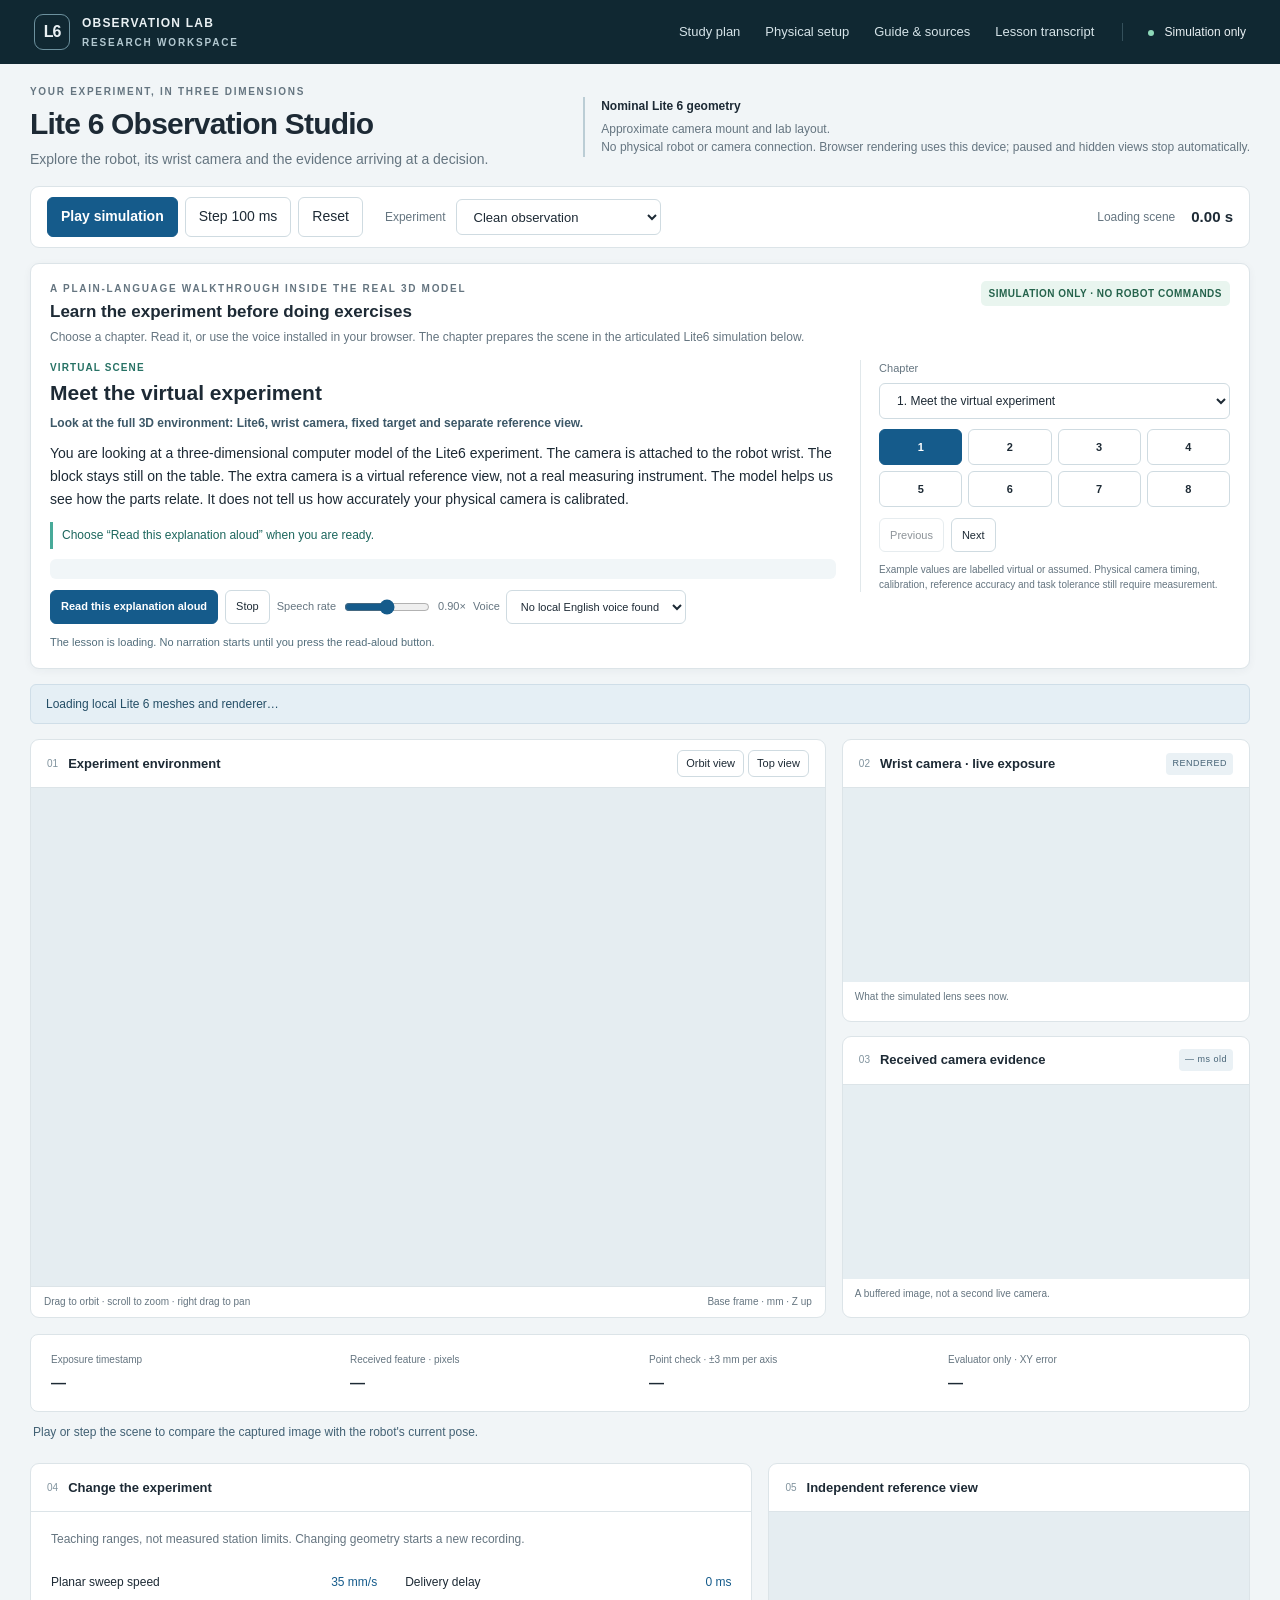
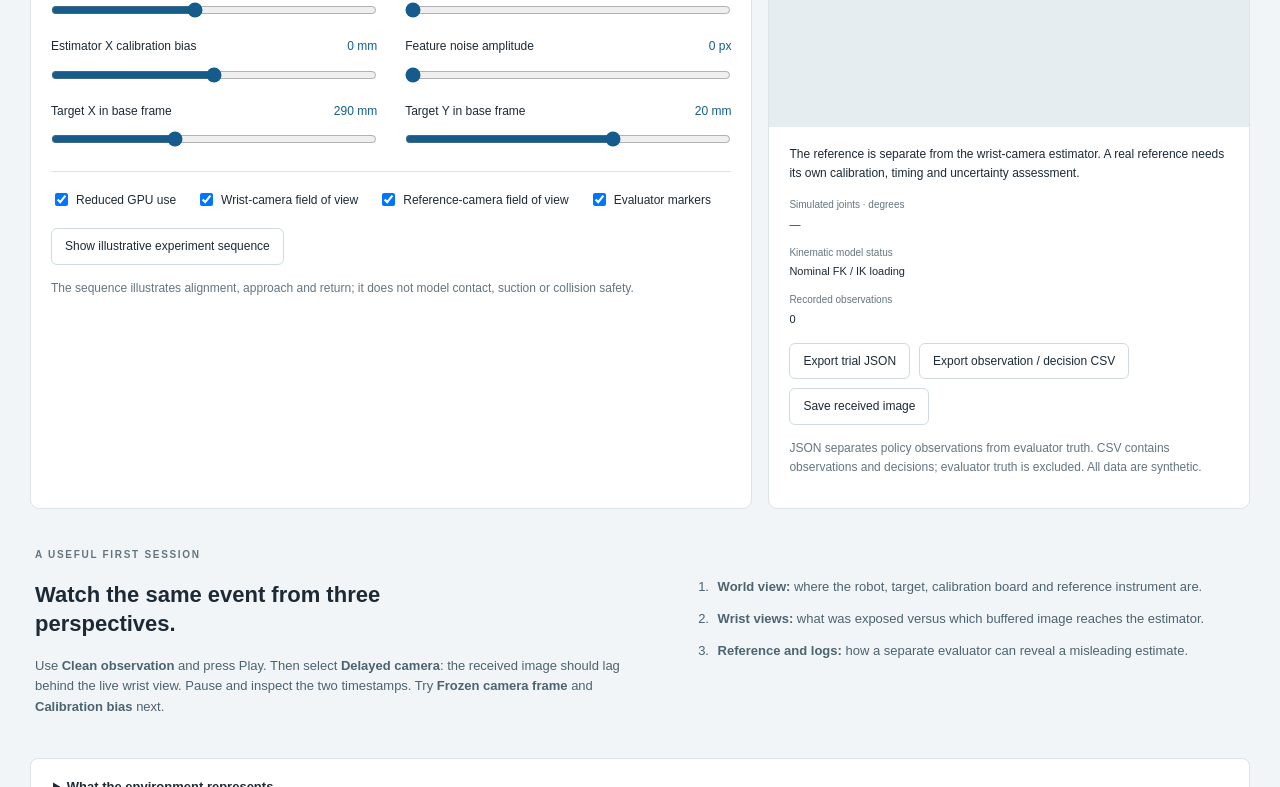
<file: index.html>
<!doctype html><html lang="en"><head><meta charset="utf-8"><meta name="viewport" content="width=device-width,initial-scale=1"><meta http-equiv="refresh" content="0;url=simulation/scene3d/"><title>3D Observation Studio</title></head><body><a href="simulation/scene3d/">Open the 3D Observation Studio</a></body></html>
</file>
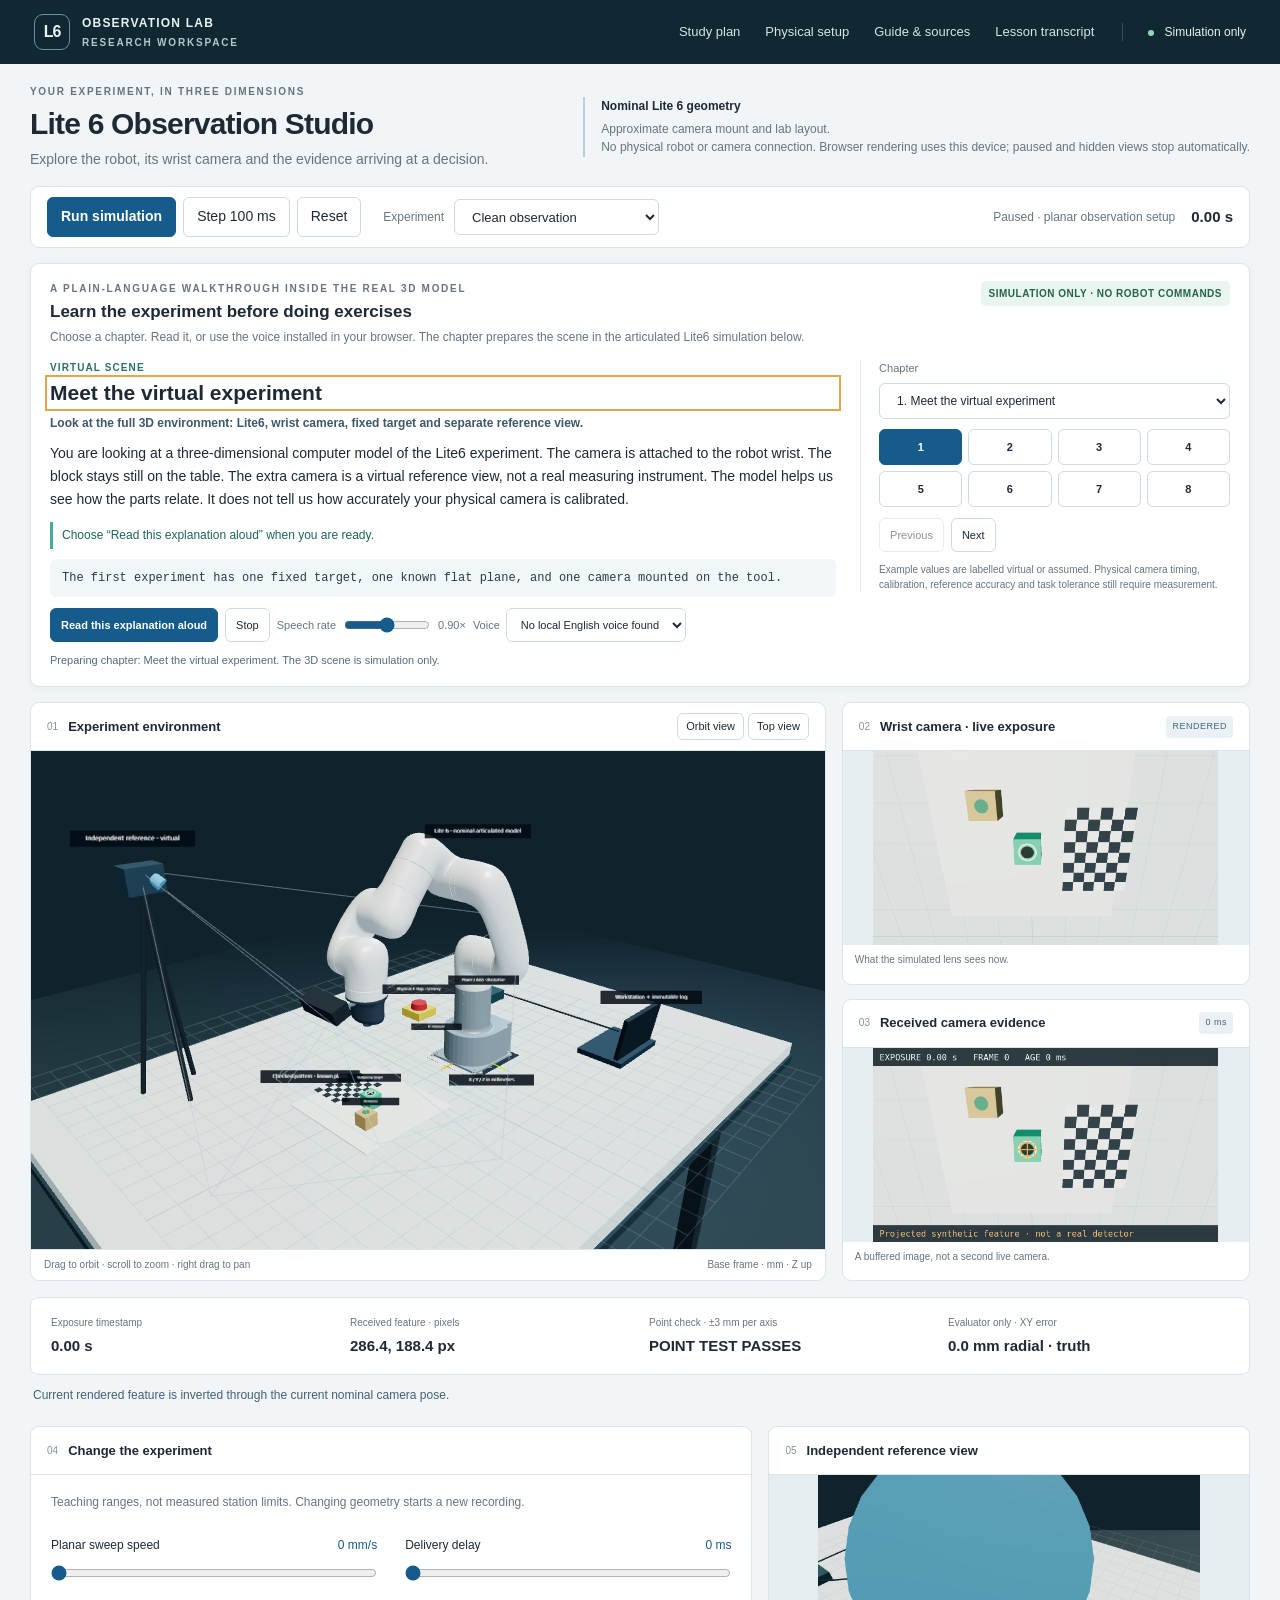
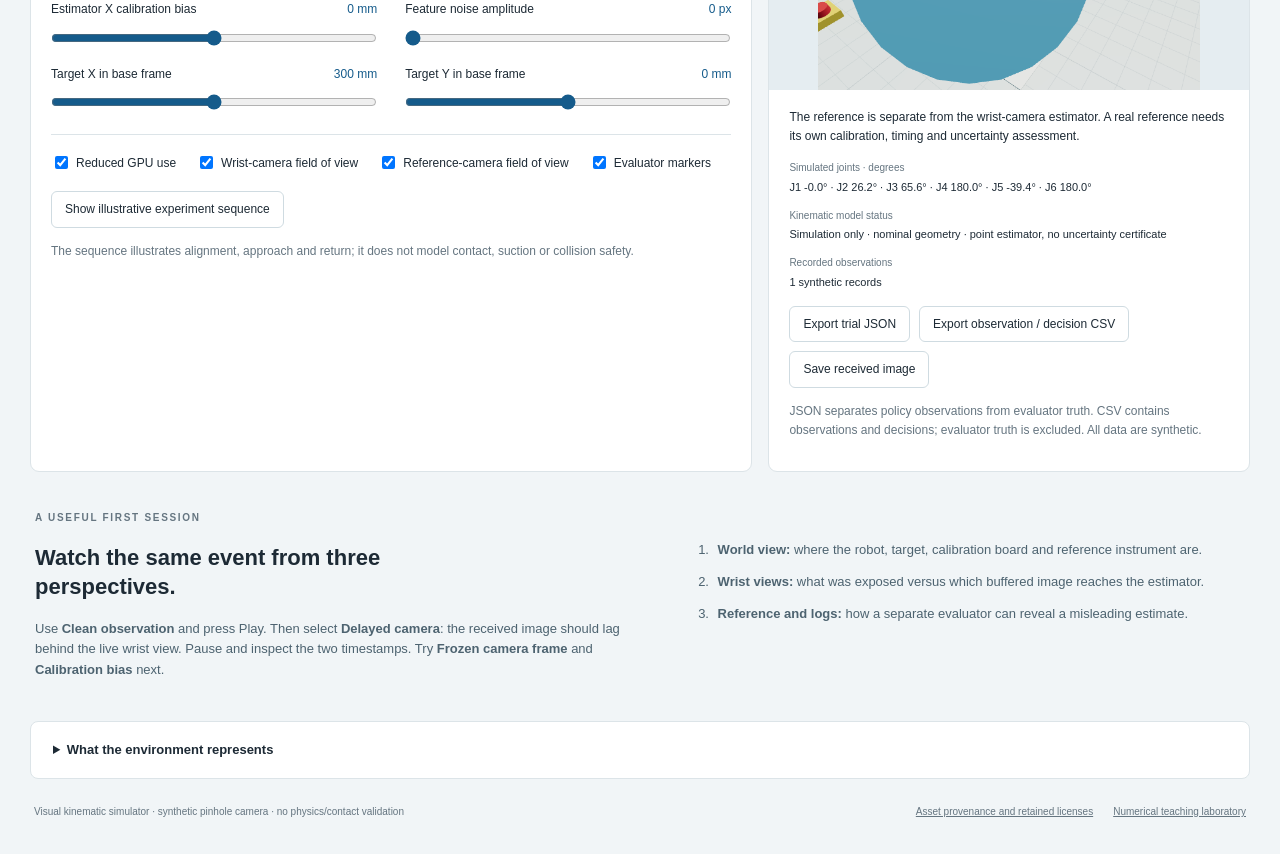
<file: simulation/scene3d/index.html>
<!doctype html>
<html lang="en"><head><meta charset="utf-8"><meta name="viewport" content="width=device-width,initial-scale=1"><title>Lite 6 · 3D Observation Studio</title><link rel="stylesheet" href="studio.css"><link rel="stylesheet" href="guided-lesson.css"><script type="importmap">{"imports":{"three":"./vendor/three.module.min.js"}}</script></head>
<body><header class="masthead"><a class="brand" href="index.html"><span class="brand-mark">L6</span><span>OBSERVATION LAB <small>RESEARCH WORKSPACE</small></span></a><nav aria-label="Research documents"><a href="../../starter_pack/16_Week_Plan.html">Study plan</a><a href="../PHYSICAL_SETUP_AND_DATA_PROTOCOL.html">Physical setup</a><a href="README.html">Guide & sources</a><a href="GUIDED_LESSON.html">Lesson transcript</a></nav><span class="local-status"><i></i> Simulation only</span></header>
<main><div class="intro"><div><div class="eyebrow">Your experiment, in three dimensions</div><h1>Lite 6 Observation Studio</h1><p>Explore the robot, its wrist camera and the evidence arriving at a decision.</p></div><div class="intro-note"><strong>Nominal Lite 6 geometry</strong><span>Approximate camera mount and lab layout.<br>No physical robot or camera connection.
Browser rendering uses this device; paused and hidden views stop automatically.</span></div></div>
<div class="toolbar"><div class="play-controls"><button id="play-toggle" class="primary" type="button">Play simulation</button><button id="step-frame" type="button">Step 100 ms</button><button id="reset-scene" type="button">Reset</button></div><label class="preset-label" for="preset">Experiment <select id="preset"><option value="clean">Clean observation</option><option value="delay">Delayed camera</option><option value="freeze">Frozen camera frame</option><option value="bias">Calibration bias</option><option value="association">Wrong target association</option><option value="occlusion">Occluded target</option></select></label><div class="phase"><span id="phase-label">Loading scene</span><strong id="clock-value">0.00 s</strong></div></div>
<section id="guided-lesson" aria-labelledby="guided-lesson-heading">
  <div class="guided-heading">
    <div><div class="eyebrow">A plain-language walkthrough inside the real 3D model</div><h2 id="guided-lesson-heading">Learn the experiment before doing exercises</h2><p>Choose a chapter. Read it, or use the voice installed in your browser. The chapter prepares the scene in the articulated Lite6 simulation below.</p></div>
    <span class="guided-tag">SIMULATION ONLY · NO ROBOT COMMANDS</span>
  </div>
  <div class="guided-body">
    <div class="guided-copy">
      <div id="lesson-label" class="guided-meta">VIRTUAL SCENE</div>
      <h2 id="lesson-title" tabindex="-1">Loading the guided lesson…</h2>
      <p id="lesson-focus"></p>
      <p id="lesson-narration"></p>
      <p id="lesson-caption" aria-live="off">The narration text appears here.</p>
      <pre id="lesson-formula"></pre>
      <div class="guided-actions">
        <button id="lesson-read" class="primary" type="button">Read this explanation aloud</button>
        <button id="lesson-stop" type="button">Stop</button>
        <button id="lesson-trial" type="button" hidden>Run the virtual alignment example</button>
        <label for="lesson-rate">Speech rate <input id="lesson-rate" type="range" min="0.75" max="1.05" step="0.05" value="0.90"><output id="lesson-rate-value">0.90×</output></label>
        <label for="lesson-voice">Voice <select id="lesson-voice" aria-label="Local English browser voice"><option>Loading voices…</option></select></label>
      </div>
      <p id="lesson-status" role="status" aria-live="polite">The lesson is loading. No narration starts until you press the read-aloud button.</p>
    </div>
    <aside class="guided-side" aria-label="Lesson chapters">
      <label for="lesson-chapter">Chapter</label><select id="lesson-chapter"></select>
      <div id="lesson-chapter-nav" class="lesson-chapter-nav" aria-label="Choose a lesson chapter"></div>
      <div class="guided-actions"><button id="lesson-previous" type="button">Previous</button><button id="lesson-next" type="button">Next</button></div>
      <small>Example values are labelled virtual or assumed. Physical camera timing, calibration, reference accuracy and task tolerance still require measurement.</small>
    </aside>
  </div>
</section>
<div id="load-status" class="loading" role="status">Loading local Lite 6 meshes and renderer…</div>
<div class="visual-grid"><section class="world-panel panel" aria-labelledby="world-heading"><div class="panel-heading"><div><span class="panel-number">01</span><h2 id="world-heading">Experiment environment</h2></div><div class="view-buttons"><button id="camera-home" type="button">Orbit view</button><button id="camera-top" type="button">Top view</button></div></div><div id="overview-view" class="world-viewport" aria-label="Interactive three-dimensional Lite 6 experiment environment"></div><div class="viewport-footer"><span>Drag to orbit · scroll to zoom · right drag to pan</span><span>Base frame · mm · Z up</span></div></section>
<div class="camera-column"><section class="panel camera-panel" aria-labelledby="live-heading"><div class="panel-heading"><div><span class="panel-number">02</span><h2 id="live-heading">Wrist camera · live exposure</h2></div><span class="chip">RENDERED</span></div><div id="wrist-live-view" class="camera-viewport" aria-label="Rendered current wrist-mounted camera image"></div><div class="camera-caption">What the simulated lens sees now.</div></section><section class="panel camera-panel" aria-labelledby="received-heading"><div class="panel-heading"><div><span class="panel-number">03</span><h2 id="received-heading">Received camera evidence</h2></div><span id="age-value" class="chip">— ms old</span></div><div id="wrist-received-view" class="camera-viewport" aria-label="Delayed or frozen camera frame delivered to the simulated method"></div><div class="camera-caption">A buffered image, not a second live camera.</div></section></div></div>
<section class="evidence-strip" aria-label="Observation and evaluator readings" aria-live="polite"><div><span>Exposure timestamp</span><strong id="exposure-value">—</strong></div><div><span>Received feature · pixels</span><strong id="pixel-value">—</strong></div><div><span>Point check · ±3 mm per axis</span><strong id="decision-value">—</strong></div><div><span>Evaluator only · XY error</span><strong id="error-value">—</strong></div></section>
<p id="pipeline-message" class="pipeline-message">Play or step the scene to compare the captured image with the robot's current pose.</p>
<div class="workbench"><section class="panel controls-panel"><div class="panel-heading"><div><span class="panel-number">04</span><h2>Change the experiment</h2></div></div><div class="panel-body"><p class="subtle">Teaching ranges, not measured station limits. Changing geometry starts a new recording.</p><div class="range-grid">
<label for="motion-speed">Planar sweep speed <output id="motion-speed-value">35 mm/s</output><input id="motion-speed" type="range" min="0" max="80" step="5" value="35"></label>
<label for="delay-ms">Delivery delay <output id="delay-ms-value">0 ms</output><input id="delay-ms" type="range" min="0" max="1000" step="50" value="0"></label>
<label for="bias-mm">Estimator X calibration bias <output id="bias-mm-value">0 mm</output><input id="bias-mm" type="range" min="-15" max="15" step="0.5" value="0"></label>
<label for="noise-px">Feature noise amplitude <output id="noise-px-value">0 px</output><input id="noise-px" type="range" min="0" max="4" step="0.25" value="0"></label>
<label for="target-x">Target X in base frame <output id="target-x-value">290 mm</output><input id="target-x" type="range" min="260" max="340" step="5" value="290"></label>
<label for="target-y">Target Y in base frame <output id="target-y-value">20 mm</output><input id="target-y" type="range" min="-70" max="70" step="5" value="20"></label></div>
<div class="check-controls"><label><input id="reduced-gpu" type="checkbox" checked> Reduced GPU use</label><label><input id="show-frustum" type="checkbox" checked> Wrist-camera field of view</label><label><input id="show-reference" type="checkbox" checked> Reference-camera field of view</label><label><input id="show-truth" type="checkbox" checked> Evaluator markers</label></div><div class="button-row"><button id="trial-cycle" type="button">Show illustrative experiment sequence</button></div><p class="subtle">The sequence illustrates alignment, approach and return; it does not model contact, suction or collision safety.</p></div></section>
<section class="panel reference-panel"><div class="panel-heading"><div><span class="panel-number">05</span><h2>Independent reference view</h2></div></div><div id="reference-view" class="reference-viewport" aria-label="Rendered independent reference camera view of the experiment"></div><div class="panel-body"><p>The reference is separate from the wrist-camera estimator. A real reference needs its own calibration, timing and uncertainty assessment.</p><dl class="readouts"><div><dt>Simulated joints · degrees</dt><dd id="joint-values">—</dd></div><div><dt>Kinematic model status</dt><dd id="model-status">Nominal FK / IK loading</dd></div><div><dt>Recorded observations</dt><dd id="log-count">0</dd></div></dl><div class="button-row"><button id="export-json" type="button">Export trial JSON</button><button id="export-csv" type="button">Export observation / decision CSV</button><button id="export-image" type="button">Save received image</button></div><p class="subtle">JSON separates policy observations from evaluator truth. CSV contains observations and decisions; evaluator truth is excluded. All data are synthetic.</p></div></section></div>
<section class="learning"><div><div class="eyebrow">A useful first session</div><h2>Watch the same event from three perspectives.</h2><p>Use <strong>Clean observation</strong> and press Play. Then select <strong>Delayed camera</strong>: the received image should lag behind the live wrist view. Pause and inspect the two timestamps. Try <strong>Frozen camera frame</strong> and <strong>Calibration bias</strong> next.</p></div><ol><li><strong>World view:</strong> where the robot, target, calibration board and reference instrument are.</li><li><strong>Wrist views:</strong> what was exposed versus which buffered image reaches the estimator.</li><li><strong>Reference and logs:</strong> how a separate evaluator can reveal a misleading estimate.</li></ol></section>
<details class="equipment"><summary>What the environment represents</summary><div class="equipment-grid"><article><h3>Robot and wrist assembly</h3><p>Articulated Lite 6 meshes, vacuum tool, approximate rigid OAK camera bracket and view frustum. The geometry starts from your existing GitHub project's simulator assets.</p></article><article><h3>Measurement area</h3><p>Stationary target and distractor on a plane, a calibration/checkerboard artifact and an independently positioned reference camera. The lab arrangement is illustrative.</p></article><article><h3>Supporting equipment</h3><p>Table, lighting, host/recording workstation, network/PoE representation and physical E-stop representation. Rendered equipment does not establish real electrical compatibility or readiness.</p></article></div></details>
<footer><span>Visual kinematic simulator · synthetic pinhole camera · no physics/contact validation</span><a href="ASSET_SOURCES.html">Asset provenance and retained licenses</a><a href="../LAB_EXPLORER.html">Numerical teaching laboratory</a></footer>
</main><noscript><p>Enable JavaScript to render the 3D experiment.</p></noscript><script src="kinematics.js"></script><script src="ui.js"></script><script type="module" src="scene.js"></script><script src="guided-lesson.js"></script></body></html>
</file>
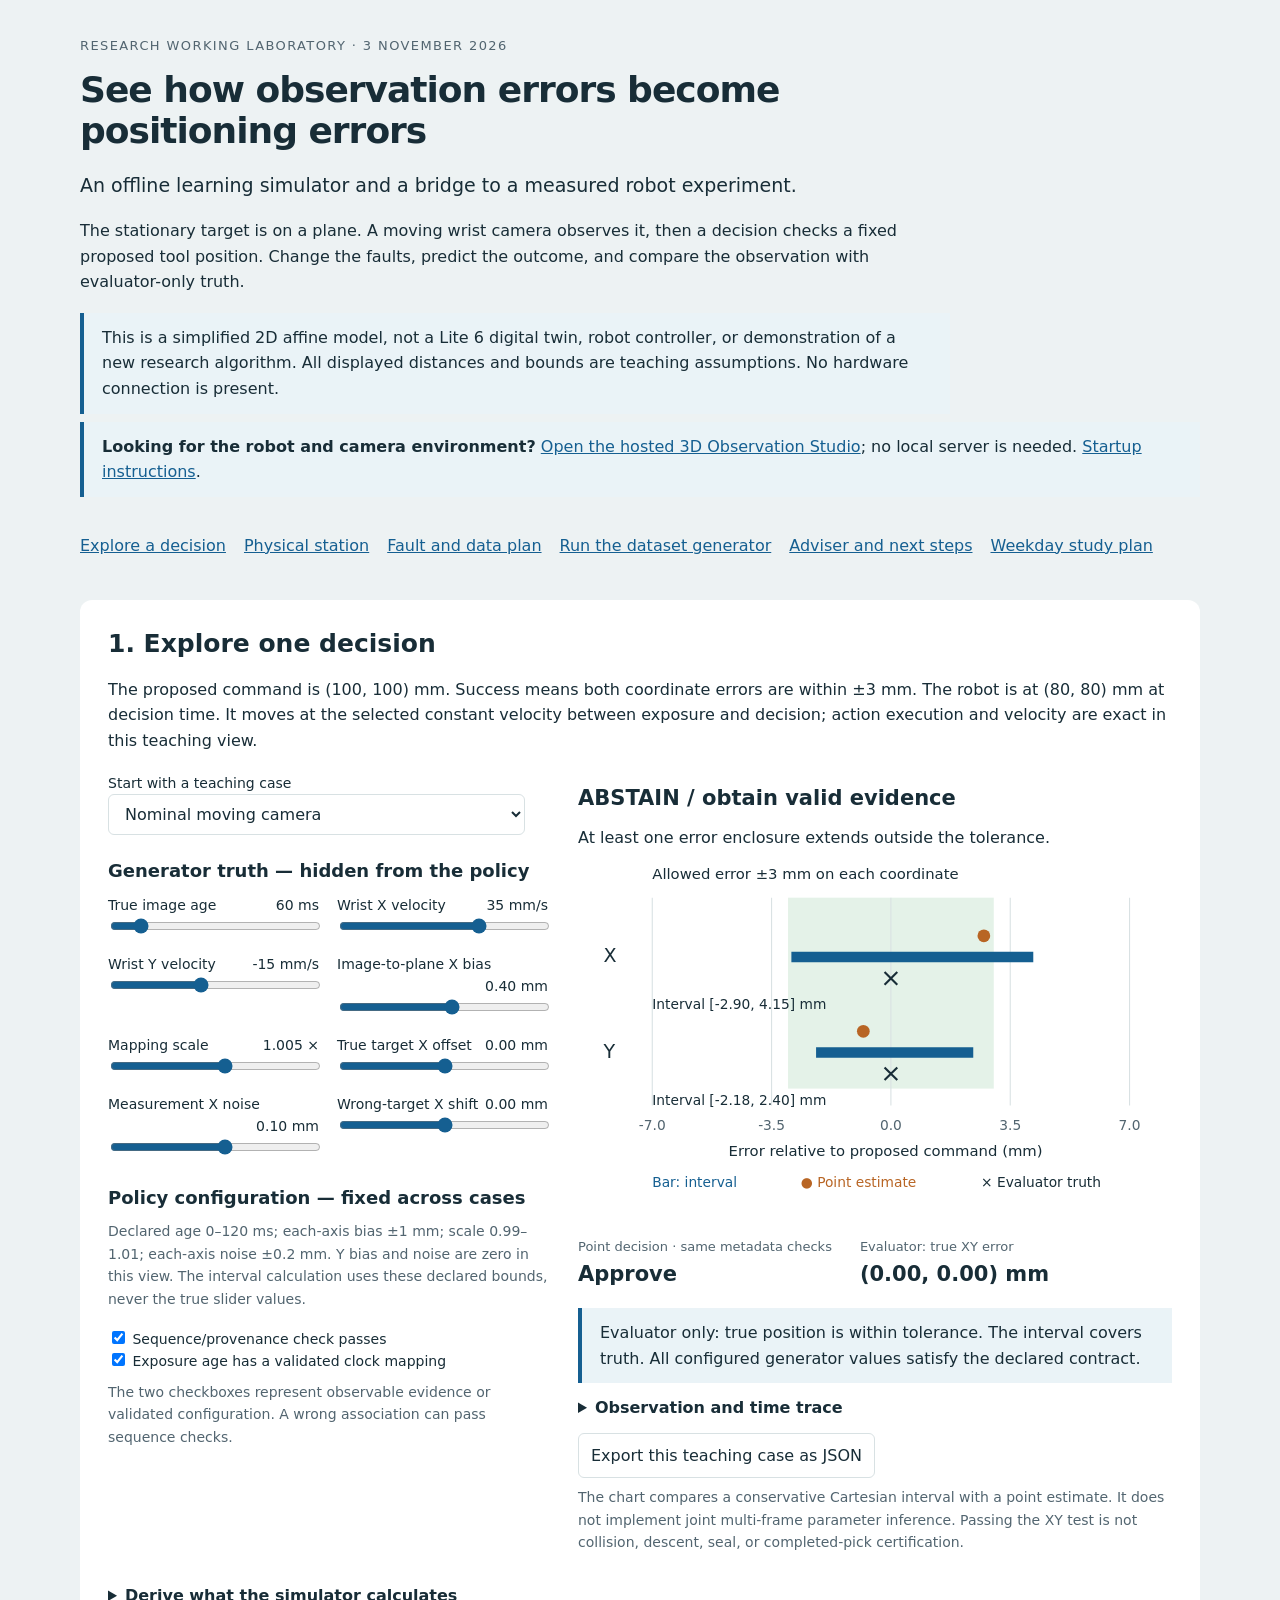
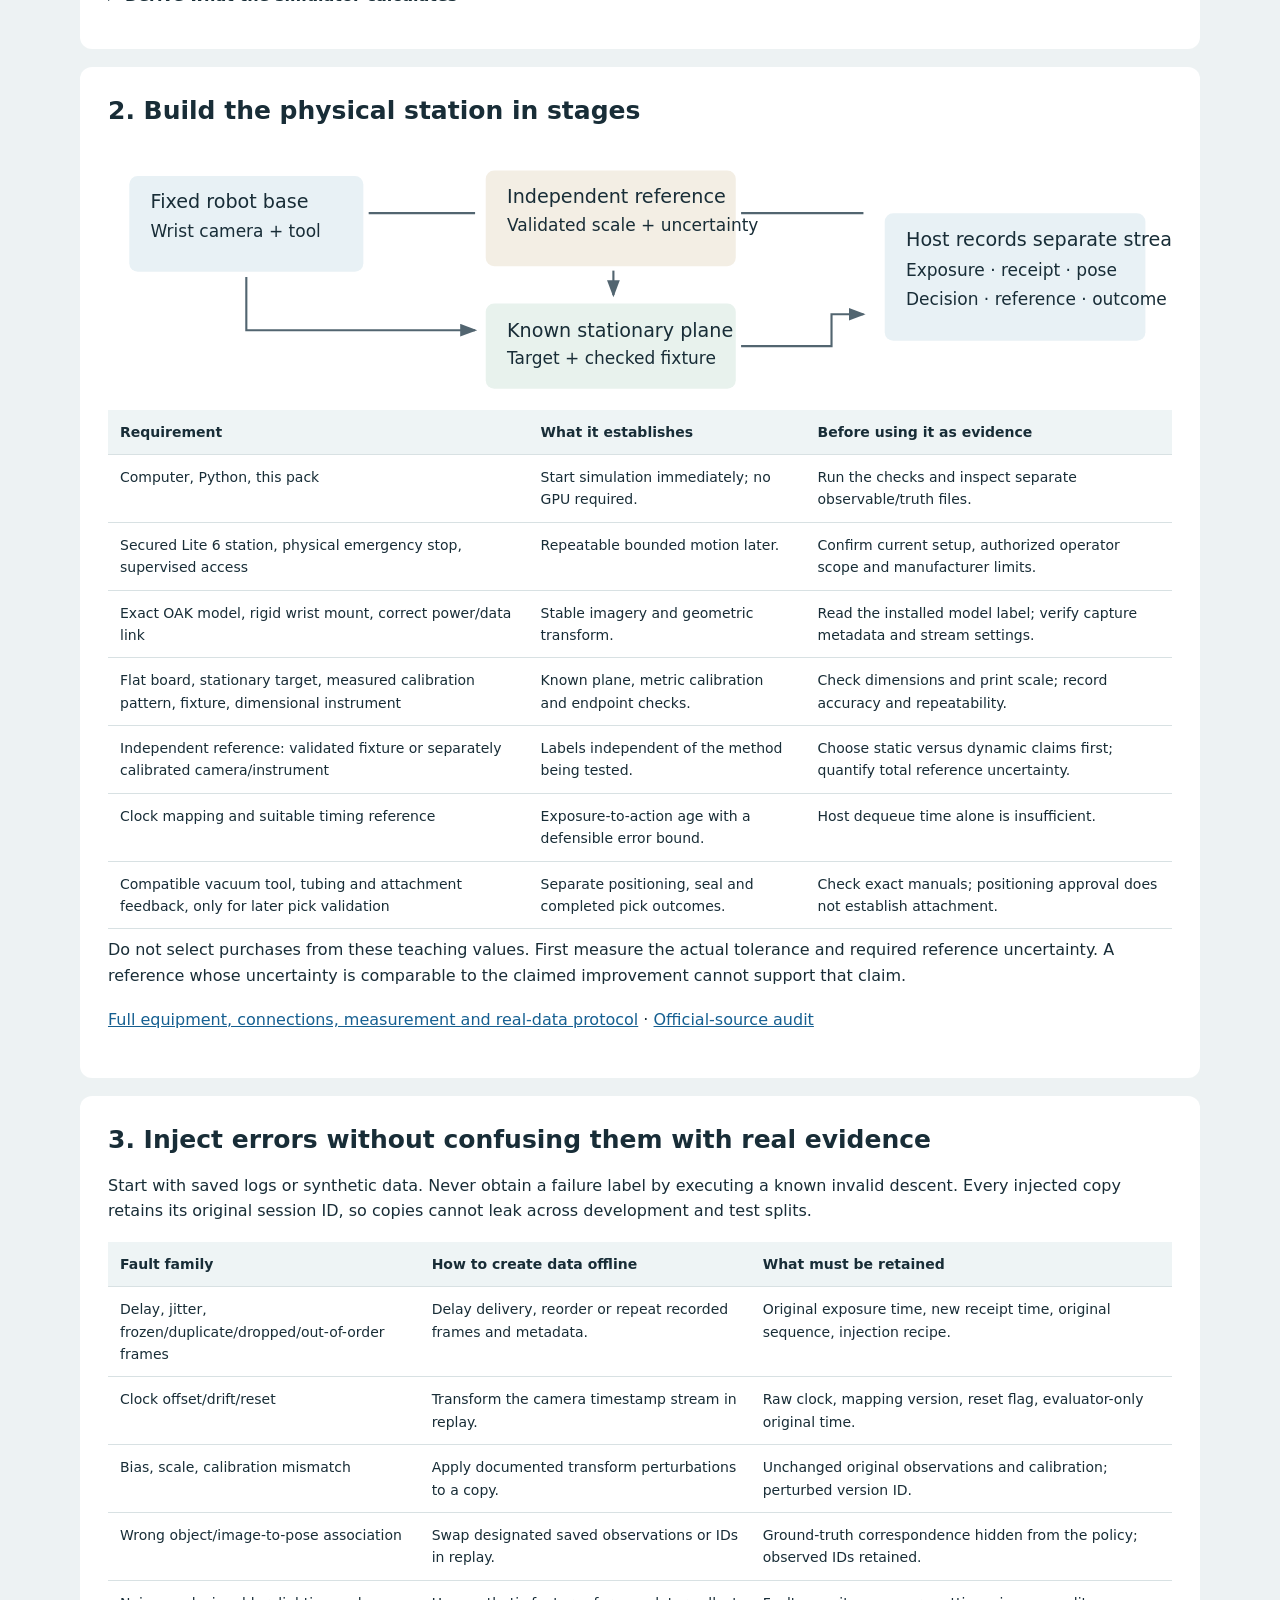
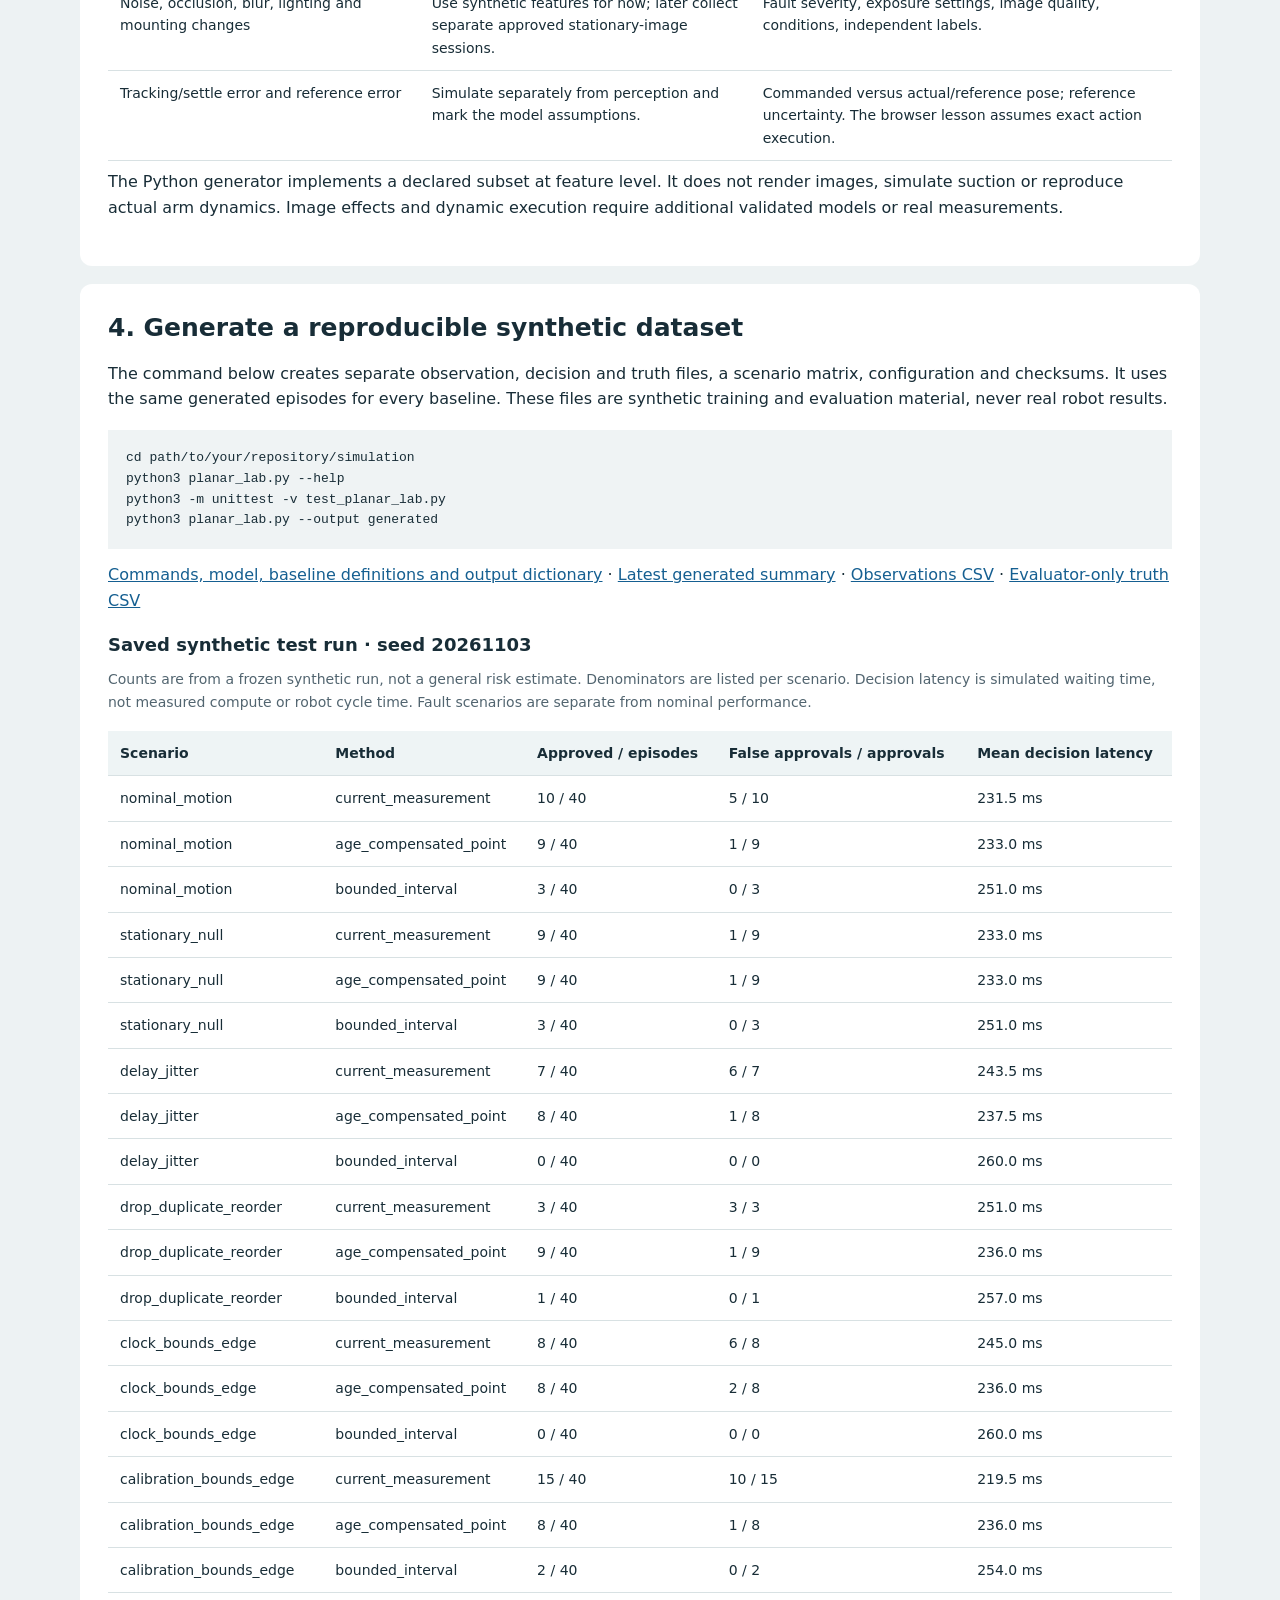
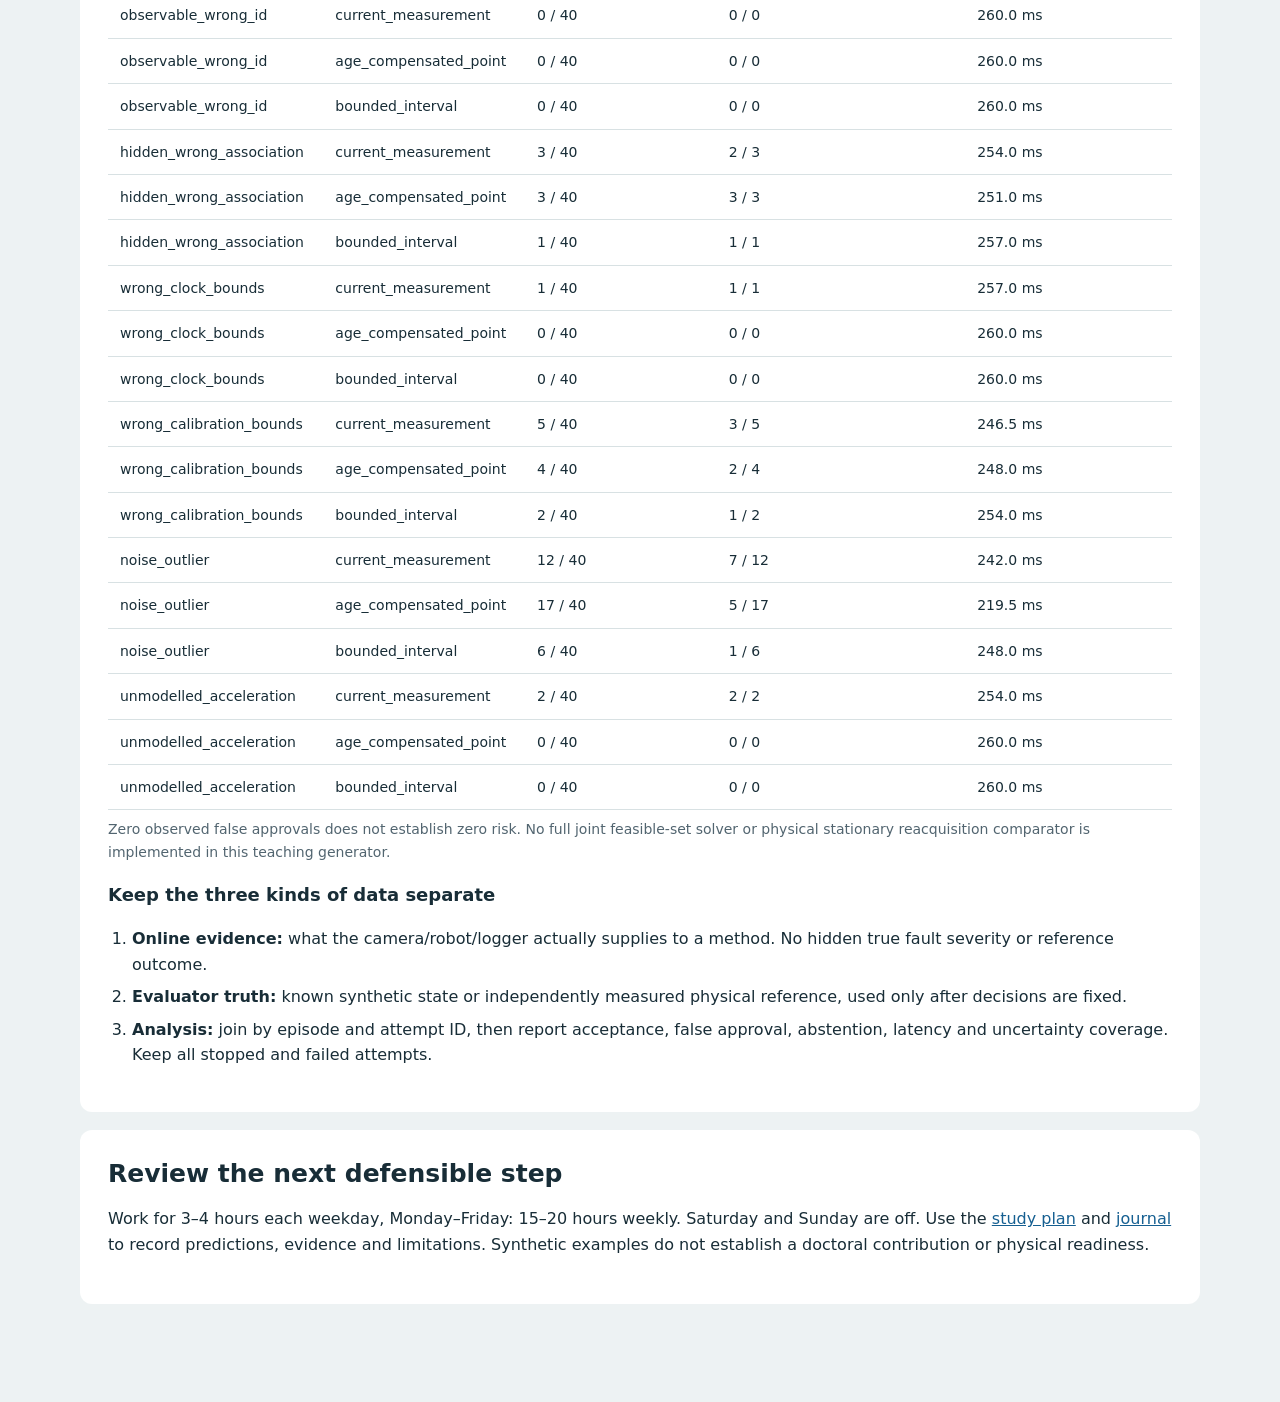
<file: simulation/LAB_EXPLORER.html>
<!doctype html>
<html lang="en"><head><meta charset="utf-8"><meta name="viewport" content="width=device-width,initial-scale=1"><title>Robot observation laboratory · simulation and experiment guide</title>
<style>
:root{color-scheme:light;--ink:#182d37;--muted:#526570;--line:#d8e1e3;--blue:#155f91;--green:#196b51;--red:#a93433;--paper:#fff;--back:#edf2f3}*{box-sizing:border-box}body{margin:0;background:var(--back);color:var(--ink);font:16px/1.6 system-ui,-apple-system,sans-serif}main{max-width:1180px;margin:auto;padding:36px 30px 80px}header{max-width:870px}h1{font-size:36px;line-height:1.15;letter-spacing:-1px;margin:12px 0 18px}h2{font-size:25px;line-height:1.3;margin:0 0 16px}h3{font-size:18px;margin:0 0 8px}p{margin:8px 0 18px}a{color:var(--blue)}.eyebrow{font-size:13px;text-transform:uppercase;letter-spacing:1.4px;color:var(--muted)}nav{display:flex;gap:18px;flex-wrap:wrap;padding:18px 0 24px}section{background:var(--paper);padding:28px;margin:18px 0;border-radius:12px}.lead{font-size:19px}.notice{border-left:4px solid var(--blue);padding:12px 18px;background:#eaf3f7}.grid{display:grid;grid-template-columns:1fr 1.35fr;gap:30px}.controls{display:grid;grid-template-columns:1fr 1fr;gap:12px 18px}label{display:block;font-size:14px}label output{float:right;font-variant-numeric:tabular-nums}input[type=range]{width:100%;accent-color:var(--blue)}select,button{font:inherit;max-width:100%;padding:9px 12px;border:1px solid var(--line);border-radius:6px;background:white;color:var(--ink)}button{cursor:pointer}button:hover{background:#edf4f7}button:focus-visible,a:focus-visible,input:focus-visible,select:focus-visible{outline:3px solid #d98c30;outline-offset:3px}.span{grid-column:1/-1}.muted{color:var(--muted);font-size:14px}.status{font-size:21px;font-weight:650;margin:10px 0}.metrics{display:flex;flex-wrap:wrap;gap:12px 28px;margin:16px 0}.metrics strong{display:block;font-size:21px;font-variant-numeric:tabular-nums}.metrics span{font-size:13px;color:var(--muted)}.figure{width:100%;height:auto;display:block}.steps{display:grid;grid-template-columns:repeat(4,1fr);gap:18px}.steps article{border-top:3px solid var(--line);padding-top:12px}table{border-collapse:collapse;width:100%;font-size:14px}th,td{padding:11px 12px;border-bottom:1px solid var(--line);text-align:left;vertical-align:top}th{background:#eef4f5}code,pre{font-family:ui-monospace,monospace;font-size:13px}pre{background:#eff3f4;padding:18px;overflow:auto}details{margin:12px 0}summary{cursor:pointer;font-weight:600}.table-wrap{overflow-x:auto}ul,ol{padding-left:24px}li{margin:7px 0}.result{padding:16px 0;border-top:1px solid var(--line)}.tag{font-size:12px;letter-spacing:.4px;text-transform:uppercase;color:var(--muted)}@media(max-width:800px){.grid{grid-template-columns:1fr}.steps{grid-template-columns:1fr 1fr}h1{font-size:29px}main{padding:22px 14px}section{padding:21px 18px}}@media(max-width:400px){.controls,.steps{grid-template-columns:1fr}.span{grid-column:auto}}@media print{body{background:white}main{padding:0}section{break-inside:avoid}button,input,select{display:none}}
</style></head><body><main>
<header><div class="eyebrow">Research working laboratory · 3 November 2026</div><h1>See how observation errors become positioning errors</h1><p class="lead">An offline learning simulator and a bridge to a measured robot experiment.</p><p>The stationary target is on a plane. A moving wrist camera observes it, then a decision checks a fixed proposed tool position. Change the faults, predict the outcome, and compare the observation with evaluator-only truth.</p><div class="notice">This is a simplified 2D affine model, not a Lite 6 digital twin, robot controller, or demonstration of a new research algorithm. All displayed distances and bounds are teaching assumptions. No hardware connection is present.</div></header>
<p class="notice"><strong>Looking for the robot and camera environment?</strong> <a href="https://abizbright1.github.io/lite6-observation-lab/">Open the hosted 3D Observation Studio</a>; no local server is needed. <a href="scene3d/README.html">Startup instructions</a>.</p><nav aria-label="Laboratory contents"><a href="#explore">Explore a decision</a><a href="#station">Physical station</a><a href="#faults">Fault and data plan</a><a href="#run">Run the dataset generator</a><a href="#adviser">Adviser and next steps</a><a href="../starter_pack/16_Week_Plan.html">Weekday study plan</a></nav>
<section id="explore"><h2>1. Explore one decision</h2><p>The proposed command is (100, 100) mm. Success means both coordinate errors are within ±3 mm. The robot is at (80, 80) mm at decision time. It moves at the selected constant velocity between exposure and decision; action execution and velocity are exact in this teaching view.</p>
<div class="grid"><div><label for="preset">Start with a teaching case</label><select id="preset"><option value="nominal">Nominal moving camera</option><option value="stopped">Stopped camera: old image can remain useful</option><option value="bias">Calibration error exceeds the declared bound</option><option value="freeze">Frozen image with misleading freshness</option><option value="association">Wrong target association</option><option value="duplicate">Duplicate frame detected</option><option value="unknown">Only receipt time is available</option></select>
<h3 style="margin-top:22px">Generator truth — hidden from the policy</h3><div class="controls">
<label for="age">True image age <output id="ageVal"></output><input id="age" type="range" min="0" max="500" value="60" step="5"></label>
<label for="velocity">Wrist X velocity <output id="velocityVal"></output><input id="velocity" type="range" min="-100" max="100" value="35" step="5"></label>
<label for="vy">Wrist Y velocity <output id="vyVal"></output><input id="vy" type="range" min="-100" max="100" value="-15" step="5"></label>
<label for="bias">Image-to-plane X bias <output id="biasVal"></output><input id="bias" type="range" min="-5" max="5" value="0.4" step="0.1"></label>
<label for="scale">Mapping scale <output id="scaleVal"></output><input id="scale" type="range" min="0.95" max="1.05" value="1.005" step="0.001"></label>
<label for="offset">True target X offset <output id="offsetVal"></output><input id="offset" type="range" min="-6" max="6" value="0" step="0.1"></label>
<label for="noise">Measurement X noise <output id="noiseVal"></output><input id="noise" type="range" min="-1" max="1" value="0.1" step="0.05"></label>
<label for="assoc">Wrong-target X shift <output id="assocVal"></output><input id="assoc" type="range" min="-10" max="10" value="0" step="0.5"></label>
</div><h3 style="margin-top:22px">Policy configuration — fixed across cases</h3><p class="muted">Declared age 0–120 ms; each-axis bias ±1 mm; scale 0.99–1.01; each-axis noise ±0.2 mm. Y bias and noise are zero in this view. The interval calculation uses these declared bounds, never the true slider values.</p>
<label><input id="provenance" type="checkbox" checked> Sequence/provenance check passes</label><label><input id="clock" type="checkbox" checked> Exposure age has a validated clock mapping</label><p class="muted">The two checkboxes represent observable evidence or validated configuration. A wrong association can pass sequence checks.</p></div>
<div><div id="status" class="status" aria-live="polite"></div><div id="reason"></div><svg id="plot" class="figure" viewBox="0 0 560 345" role="img" aria-label="Coordinate error intervals relative to allowed positioning tolerance"></svg><div class="metrics"><div><span>Point decision · same metadata checks</span><strong id="naive"></strong></div><div><span>Evaluator: true XY error</span><strong id="actual"></strong></div></div><div id="audit" class="notice"></div><details><summary>Observation and time trace</summary><pre id="trace"></pre></details><button id="export" type="button">Export this teaching case as JSON</button><p class="muted">The chart compares a conservative Cartesian interval with a point estimate. It does not implement joint multi-frame parameter inference. Passing the XY test is not collision, descent, seal, or completed-pick certification.</p></div></div>
<details><summary>Derive what the simulator calculates</summary><p>For each axis, exposure pose r<sub>c</sub> = r<sub>d</sub> − v·a, and the observation z = s·(p − r<sub>c</sub>) + b + n. The naive estimator uses p̂ = r<sub>d</sub> + z. The interval estimator considers p = r<sub>d</sub> − v·a + (z − b − n)/s for every endpoint of the declared age, bias, noise, and positive scale intervals. This expression is monotone in each variable when the others are fixed, so its extrema over this box occur at corners. It subtracts the fixed command to obtain the error interval. It approves only if both intervals lie within ±3 mm and the metadata requirements pass.</p><p>Increasing age does not create geometric error when velocity is zero and the scene is unchanged. A finite bound can fail when the actual age or bias exceeds it, or when the observed object is different. The evaluator can expose such failures; the online policy generally cannot see the hidden cause.</p></details></section>
<section id="station"><h2>2. Build the physical station in stages</h2><svg class="figure" viewBox="0 0 1000 250" role="img" aria-labelledby="stationTitle"><title id="stationTitle">Proposed station: wrist camera and tool over stationary target, independent reference, time and data streams</title><defs><marker id="arrow" markerWidth="9" markerHeight="9" refX="7" refY="3" orient="auto"><path d="M0,0 L0,6 L8,3 Z" fill="#526570"/></marker></defs><rect x="20" y="30" width="220" height="90" rx="8" fill="#e8f1f5"/><text x="40" y="60" font-size="18" fill="#182d37">Fixed robot base</text><text x="40" y="87" font-size="16" fill="#182d37">Wrist camera + tool</text><path d="M130,125 V175 H345" fill="none" stroke="#526570" stroke-width="2" marker-end="url(#arrow)"/><rect x="355" y="150" width="235" height="80" rx="8" fill="#e8f2ed"/><text x="375" y="181" font-size="18" fill="#182d37">Known stationary plane</text><text x="375" y="207" font-size="16" fill="#182d37">Target + checked fixture</text><rect x="355" y="25" width="235" height="90" rx="8" fill="#f3eee4"/><text x="375" y="55" font-size="18" fill="#182d37">Independent reference</text><text x="375" y="82" font-size="16" fill="#182d37">Validated scale + uncertainty</text><path d="M475,119 V142" stroke="#526570" stroke-width="2" marker-end="url(#arrow)"/><rect x="730" y="65" width="245" height="120" rx="8" fill="#e8f1f5"/><text x="750" y="96" font-size="18" fill="#182d37">Host records separate streams</text><text x="750" y="124" font-size="16" fill="#182d37">Exposure · receipt · pose</text><text x="750" y="151" font-size="16" fill="#182d37">Decision · reference · outcome</text><path d="M245,65 H345 M595,65 H710 M595,190 H680 V160 H710" fill="none" stroke="#526570" stroke-width="2" marker-end="url(#arrow)"/></svg>
<div class="table-wrap"><table><thead><tr><th>Requirement</th><th>What it establishes</th><th>Before using it as evidence</th></tr></thead><tbody>
<tr><td>Computer, Python, this pack</td><td>Start simulation immediately; no GPU required.</td><td>Run the checks and inspect separate observable/truth files.</td></tr><tr><td>Secured Lite 6 station, physical emergency stop, supervised access</td><td>Repeatable bounded motion later.</td><td>Confirm current setup, authorized operator scope and manufacturer limits.</td></tr><tr><td>Exact OAK model, rigid wrist mount, correct power/data link</td><td>Stable imagery and geometric transform.</td><td>Read the installed model label; verify capture metadata and stream settings.</td></tr><tr><td>Flat board, stationary target, measured calibration pattern, fixture, dimensional instrument</td><td>Known plane, metric calibration and endpoint checks.</td><td>Check dimensions and print scale; record accuracy and repeatability.</td></tr><tr><td>Independent reference: validated fixture or separately calibrated camera/instrument</td><td>Labels independent of the method being tested.</td><td>Choose static versus dynamic claims first; quantify total reference uncertainty.</td></tr><tr><td>Clock mapping and suitable timing reference</td><td>Exposure-to-action age with a defensible error bound.</td><td>Host dequeue time alone is insufficient.</td></tr><tr><td>Compatible vacuum tool, tubing and attachment feedback, only for later pick validation</td><td>Separate positioning, seal and completed pick outcomes.</td><td>Check exact manuals; positioning approval does not establish attachment.</td></tr></tbody></table></div>
<p>Do not select purchases from these teaching values. First measure the actual tolerance and required reference uncertainty. A reference whose uncertainty is comparable to the claimed improvement cannot support that claim.</p><p><a href="PHYSICAL_SETUP_AND_DATA_PROTOCOL.html">Full equipment, connections, measurement and real-data protocol</a> · <a href="SOURCES.html">Official-source audit</a></p></section>
<section id="faults"><h2>3. Inject errors without confusing them with real evidence</h2><p>Start with saved logs or synthetic data. Never obtain a failure label by executing a known invalid descent. Every injected copy retains its original session ID, so copies cannot leak across development and test splits.</p><div class="table-wrap"><table><thead><tr><th>Fault family</th><th>How to create data offline</th><th>What must be retained</th></tr></thead><tbody><tr><td>Delay, jitter, frozen/duplicate/dropped/out-of-order frames</td><td>Delay delivery, reorder or repeat recorded frames and metadata.</td><td>Original exposure time, new receipt time, original sequence, injection recipe.</td></tr><tr><td>Clock offset/drift/reset</td><td>Transform the camera timestamp stream in replay.</td><td>Raw clock, mapping version, reset flag, evaluator-only original time.</td></tr><tr><td>Bias, scale, calibration mismatch</td><td>Apply documented transform perturbations to a copy.</td><td>Unchanged original observations and calibration; perturbed version ID.</td></tr><tr><td>Wrong object/image-to-pose association</td><td>Swap designated saved observations or IDs in replay.</td><td>Ground-truth correspondence hidden from the policy; observed IDs retained.</td></tr><tr><td>Noise, occlusion, blur, lighting and mounting changes</td><td>Use synthetic features for now; later collect separate approved stationary-image sessions.</td><td>Fault severity, exposure settings, image quality, conditions, independent labels.</td></tr><tr><td>Tracking/settle error and reference error</td><td>Simulate separately from perception and mark the model assumptions.</td><td>Commanded versus actual/reference pose; reference uncertainty. The browser lesson assumes exact action execution.</td></tr></tbody></table></div><p>The Python generator implements a declared subset at feature level. It does not render images, simulate suction or reproduce actual arm dynamics. Image effects and dynamic execution require additional validated models or real measurements.</p></section>
<section id="run"><h2>4. Generate a reproducible synthetic dataset</h2><p>The command below creates separate observation, decision and truth files, a scenario matrix, configuration and checksums. It uses the same generated episodes for every baseline. These files are synthetic training and evaluation material, never real robot results.</p><pre>cd path/to/your/repository/simulation
python3 planar_lab.py --help
python3 -m unittest -v test_planar_lab.py
python3 planar_lab.py --output generated</pre><p><a href="README.html">Commands, model, baseline definitions and output dictionary</a> · <a href="generated/summary.json">Latest generated summary</a> · <a href="generated/observations.csv">Observations CSV</a> · <a href="generated/truth.csv">Evaluator-only truth CSV</a></p>
<div id="batch-results"><h3>Saved synthetic test run · seed 20261103</h3><p class="muted">Counts are from a frozen synthetic run, not a general risk estimate. Denominators are listed per scenario. Decision latency is simulated waiting time, not measured compute or robot cycle time. Fault scenarios are separate from nominal performance.</p><div class="table-wrap"><table><thead><tr><th>Scenario</th><th>Method</th><th>Approved / episodes</th><th>False approvals / approvals</th><th>Mean decision latency</th></tr></thead><tbody><tr><td>nominal_motion</td><td>current_measurement</td><td>10 / 40</td><td>5 / 10</td><td>231.5 ms</td></tr><tr><td>nominal_motion</td><td>age_compensated_point</td><td>9 / 40</td><td>1 / 9</td><td>233.0 ms</td></tr><tr><td>nominal_motion</td><td>bounded_interval</td><td>3 / 40</td><td>0 / 3</td><td>251.0 ms</td></tr><tr><td>stationary_null</td><td>current_measurement</td><td>9 / 40</td><td>1 / 9</td><td>233.0 ms</td></tr><tr><td>stationary_null</td><td>age_compensated_point</td><td>9 / 40</td><td>1 / 9</td><td>233.0 ms</td></tr><tr><td>stationary_null</td><td>bounded_interval</td><td>3 / 40</td><td>0 / 3</td><td>251.0 ms</td></tr><tr><td>delay_jitter</td><td>current_measurement</td><td>7 / 40</td><td>6 / 7</td><td>243.5 ms</td></tr><tr><td>delay_jitter</td><td>age_compensated_point</td><td>8 / 40</td><td>1 / 8</td><td>237.5 ms</td></tr><tr><td>delay_jitter</td><td>bounded_interval</td><td>0 / 40</td><td>0 / 0</td><td>260.0 ms</td></tr><tr><td>drop_duplicate_reorder</td><td>current_measurement</td><td>3 / 40</td><td>3 / 3</td><td>251.0 ms</td></tr><tr><td>drop_duplicate_reorder</td><td>age_compensated_point</td><td>9 / 40</td><td>1 / 9</td><td>236.0 ms</td></tr><tr><td>drop_duplicate_reorder</td><td>bounded_interval</td><td>1 / 40</td><td>0 / 1</td><td>257.0 ms</td></tr><tr><td>clock_bounds_edge</td><td>current_measurement</td><td>8 / 40</td><td>6 / 8</td><td>245.0 ms</td></tr><tr><td>clock_bounds_edge</td><td>age_compensated_point</td><td>8 / 40</td><td>2 / 8</td><td>236.0 ms</td></tr><tr><td>clock_bounds_edge</td><td>bounded_interval</td><td>0 / 40</td><td>0 / 0</td><td>260.0 ms</td></tr><tr><td>calibration_bounds_edge</td><td>current_measurement</td><td>15 / 40</td><td>10 / 15</td><td>219.5 ms</td></tr><tr><td>calibration_bounds_edge</td><td>age_compensated_point</td><td>8 / 40</td><td>1 / 8</td><td>236.0 ms</td></tr><tr><td>calibration_bounds_edge</td><td>bounded_interval</td><td>2 / 40</td><td>0 / 2</td><td>254.0 ms</td></tr><tr><td>observable_wrong_id</td><td>current_measurement</td><td>0 / 40</td><td>0 / 0</td><td>260.0 ms</td></tr><tr><td>observable_wrong_id</td><td>age_compensated_point</td><td>0 / 40</td><td>0 / 0</td><td>260.0 ms</td></tr><tr><td>observable_wrong_id</td><td>bounded_interval</td><td>0 / 40</td><td>0 / 0</td><td>260.0 ms</td></tr><tr><td>hidden_wrong_association</td><td>current_measurement</td><td>3 / 40</td><td>2 / 3</td><td>254.0 ms</td></tr><tr><td>hidden_wrong_association</td><td>age_compensated_point</td><td>3 / 40</td><td>3 / 3</td><td>251.0 ms</td></tr><tr><td>hidden_wrong_association</td><td>bounded_interval</td><td>1 / 40</td><td>1 / 1</td><td>257.0 ms</td></tr><tr><td>wrong_clock_bounds</td><td>current_measurement</td><td>1 / 40</td><td>1 / 1</td><td>257.0 ms</td></tr><tr><td>wrong_clock_bounds</td><td>age_compensated_point</td><td>0 / 40</td><td>0 / 0</td><td>260.0 ms</td></tr><tr><td>wrong_clock_bounds</td><td>bounded_interval</td><td>0 / 40</td><td>0 / 0</td><td>260.0 ms</td></tr><tr><td>wrong_calibration_bounds</td><td>current_measurement</td><td>5 / 40</td><td>3 / 5</td><td>246.5 ms</td></tr><tr><td>wrong_calibration_bounds</td><td>age_compensated_point</td><td>4 / 40</td><td>2 / 4</td><td>248.0 ms</td></tr><tr><td>wrong_calibration_bounds</td><td>bounded_interval</td><td>2 / 40</td><td>1 / 2</td><td>254.0 ms</td></tr><tr><td>noise_outlier</td><td>current_measurement</td><td>12 / 40</td><td>7 / 12</td><td>242.0 ms</td></tr><tr><td>noise_outlier</td><td>age_compensated_point</td><td>17 / 40</td><td>5 / 17</td><td>219.5 ms</td></tr><tr><td>noise_outlier</td><td>bounded_interval</td><td>6 / 40</td><td>1 / 6</td><td>248.0 ms</td></tr><tr><td>unmodelled_acceleration</td><td>current_measurement</td><td>2 / 40</td><td>2 / 2</td><td>254.0 ms</td></tr><tr><td>unmodelled_acceleration</td><td>age_compensated_point</td><td>0 / 40</td><td>0 / 0</td><td>260.0 ms</td></tr><tr><td>unmodelled_acceleration</td><td>bounded_interval</td><td>0 / 40</td><td>0 / 0</td><td>260.0 ms</td></tr></tbody></table></div><p class="muted">Zero observed false approvals does not establish zero risk. No full joint feasible-set solver or physical stationary reacquisition comparator is implemented in this teaching generator.</p></div><h3>Keep the three kinds of data separate</h3><ol><li><strong>Online evidence:</strong> what the camera/robot/logger actually supplies to a method. No hidden true fault severity or reference outcome.</li><li><strong>Evaluator truth:</strong> known synthetic state or independently measured physical reference, used only after decisions are fixed.</li><li><strong>Analysis:</strong> join by episode and attempt ID, then report acceptance, false approval, abstention, latency and uncertainty coverage. Keep all stopped and failed attempts.</li></ol></section>
<section id="adviser"><h2>Review the next defensible step</h2><p>Work for 3–4 hours each weekday, Monday–Friday: 15–20 hours weekly. Saturday and Sunday are off. Use the <a href="../starter_pack/16_Week_Plan.html">study plan</a> and <a href="../starter_pack/Study_Journal.html">journal</a> to record predictions, evidence and limitations. Synthetic examples do not establish a doctoral contribution or physical readiness.</p></section>
</main><script>
'use strict';
const ids=['age','velocity','vy','bias','scale','offset','noise','assoc'];
const $=id=>document.getElementById(id);let exported;
const f=(x,n=2)=>Number(x).toFixed(n);
function interval(z,v){let vals=[];for(const a of [0,.12])for(const b of [-1,1])for(const n of [-.2,.2])for(const s of [.99,1.01])vals.push(80-v*a+(z-b-n)/s-100);return [Math.min(...vals),Math.max(...vals)];}
function update(){const q=Object.fromEntries(ids.map(id=>[id,Number($(id).value)]));
for(const id of ids){let unit=id==='age'?' ms':(['velocity','vy'].includes(id)?' mm/s':id==='scale'?' ×':' mm');$(id+'Val').textContent=f(q[id],id==='scale'?3:id==='age'||id==='velocity'||id==='vy'?0:2)+unit;}
const a=q.age/1000,rc=[80-q.velocity*a,80-q.vy*a],p=[100+q.offset,100],z=[q.scale*(p[0]-rc[0])+q.bias+q.noise+q.assoc,q.scale*(p[1]-rc[1])];
const point=z.map(t=>80+t-100),bounds=[interval(z[0],q.velocity),interval(z[1],q.vy)];const contained=bounds.every(t=>t[0]>=-3&&t[1]<=3),checks=$('provenance').checked&&$('clock').checked,approved=checks&&contained;
const trueError=[q.offset,0],trueSuccess=trueError.every(x=>Math.abs(x)<=3);const covered=bounds.every((t,i)=>trueError[i]>=t[0]-1e-10&&trueError[i]<=t[1]+1e-10);
const violations=[];if(a>.12)violations.push('true age is outside the declared interval');if(Math.abs(q.bias)>1)violations.push('bias exceeds the declared bound');if(q.scale<.99||q.scale>1.01)violations.push('scale exceeds the declared range');if(Math.abs(q.noise)>.2)violations.push('noise exceeds the declared bound');if(q.assoc!==0)violations.push('target association is wrong');
$('status').textContent=approved?'APPROVE under the declared model':'ABSTAIN / obtain valid evidence';$('status').style.color=approved?'var(--green)':'var(--ink)';$('reason').textContent=!$('provenance').checked?'Sequence/provenance check failed.':!$('clock').checked?'No validated exposure-age mapping. A finite timing certificate is unavailable.':contained?'Both error enclosures fit the fixed ±3 mm coordinate tolerance.':'At least one error enclosure extends outside the tolerance.';
$('naive').textContent=checks&&point.every(x=>Math.abs(x)<=3)?'Approve':'Abstain';$('actual').textContent='('+f(trueError[0])+', '+f(trueError[1])+') mm';
$('audit').textContent='Evaluator only: '+(trueSuccess?'true position is within tolerance. ':'true position is outside tolerance. ')+(covered?'The interval covers truth. ':'The interval MISSES truth. ')+(violations.length?'Contract violations: '+violations.join('; ')+'.':'All configured generator values satisfy the declared contract.')+(approved&&!trueSuccess?' FALSE APPROVAL: internal consistency did not establish that assumptions were correct.':'');
const limit=Math.max(6,...bounds.flat().map(Math.abs),...point.map(Math.abs),Math.abs(q.offset))*1.16;const sx=x=>70+(x+limit)/(2*limit)*450;let svg='<title>Error intervals and evaluator truth</title><desc>Blue bars show declared model error intervals. Circles show point estimates. Black crosses show evaluator truth. Green region is plus or minus three millimetres.</desc>';
svg+='<rect x="'+sx(-3)+'" y="44" width="'+(sx(3)-sx(-3))+'" height="180" fill="#e4f2e8"/><text x="70" y="26" font-size="14" fill="#182d37">Allowed error ±3 mm on each coordinate</text>';
for(let i=0;i<5;i++){let t=-limit+i*limit/2;svg+='<path d="M'+sx(t)+',44 V240" stroke="#d8e1e3"/><text x="'+sx(t)+'" y="263" text-anchor="middle" font-size="13" fill="#526570">'+f(t,1)+'</text>';}
for(let i=0;i<2;i++){let y=100+i*90;svg+='<text x="24" y="'+(y+5)+'" font-size="18" fill="#182d37">'+['X','Y'][i]+'</text><path d="M'+sx(bounds[i][0])+','+y+' H'+sx(bounds[i][1])+'" stroke="#155f91" stroke-width="10"/><circle cx="'+sx(point[i])+'" cy="'+(y-20)+'" r="6" fill="#b86524"/><path d="M'+(sx(trueError[i])-6)+','+(y+14)+' l12,12 m-12,0 l12,-12" stroke="#182d37" stroke-width="2"/><text x="70" y="'+(y+49)+'" font-size="13" fill="#182d37">Interval ['+f(bounds[i][0])+', '+f(bounds[i][1])+'] mm</text>';}
svg+='<text x="290" y="288" text-anchor="middle" font-size="14" fill="#182d37">Error relative to proposed command (mm)</text><text x="70" y="317" font-size="13" fill="#155f91">Bar: interval</text><text x="210" y="317" font-size="13" fill="#b86524">● Point estimate</text><text x="380" y="317" font-size="13" fill="#182d37">× Evaluator truth</text>';$('plot').innerHTML=svg;
exported={synthetic_only:true,model:'single_frame_affine_cartesian_teaching_view_v1',units:{position:'mm',time:'s'},observable:{z_mm:z,decision_pose_mm:[80,80],velocity_mm_s:[q.velocity,q.vy],sequence_check:$('provenance').checked,validated_clock_mapping:$('clock').checked},policy_configuration:{command_mm:[100,100],coordinate_tolerance_mm:3,age_s:[0,.12],bias_mm:[-1,1],scale:[.99,1.01],noise_mm:[-.2,.2]},decision:{approved,error_intervals_mm:bounds,naive_error_mm:point},evaluator_only:{true_target_mm:p,true_capture_pose_mm:rc,true_age_s:a,contract_violations:violations,coverage:covered,true_success:trueSuccess,false_approval:approved&&!trueSuccess}};
$('trace').textContent='Exposure t = −'+f(a,3)+' s; receipt / decision t = 0 s\nCapture pose = ('+rc.map(x=>f(x)).join(', ')+') mm [truth]\nObserved z = ('+z.map(x=>f(x)).join(', ')+') mm\nNaive target estimate = ('+point.map(x=>f(x+100)).join(', ')+') mm\nModel exposure age interval = [0, 0.120] s\nNo subsequent execution uncertainty in this lesson.';
}
function preset(){const base={age:60,velocity:35,vy:-15,bias:.4,scale:1.005,offset:0,noise:.1,assoc:0};const name=$('preset').value;Object.entries(base).forEach(([k,v])=>$(k).value=v);$('provenance').checked=true;$('clock').checked=true;if(name==='stopped'){ $('age').value=120;$('velocity').value=0;$('vy').value=0;}if(name==='bias'){ $('bias').value=-5;$('offset').value=5;$('age').value=0;$('scale').value=1;$('noise').value=0;$('velocity').value=0;$('vy').value=0;}if(name==='freeze'){$('age').value=450;}if(name==='association'){$('offset').value=5;$('assoc').value=-5;$('velocity').value=0;$('vy').value=0;$('bias').value=0;$('scale').value=1;$('noise').value=0;}if(name==='duplicate')$('provenance').checked=false;if(name==='unknown')$('clock').checked=false;update();}
ids.forEach(id=>$(id).addEventListener('input',update));['provenance','clock'].forEach(id=>$(id).addEventListener('change',update));$('preset').addEventListener('change',preset);$('export').addEventListener('click',()=>{const blob=new Blob([JSON.stringify(exported,null,2)],{type:'application/json'});const url=URL.createObjectURL(blob);const a=document.createElement('a');a.href=url;a.download='teaching_case.json';a.click();setTimeout(()=>URL.revokeObjectURL(url),1000);});update();
</script></body></html>
</file>
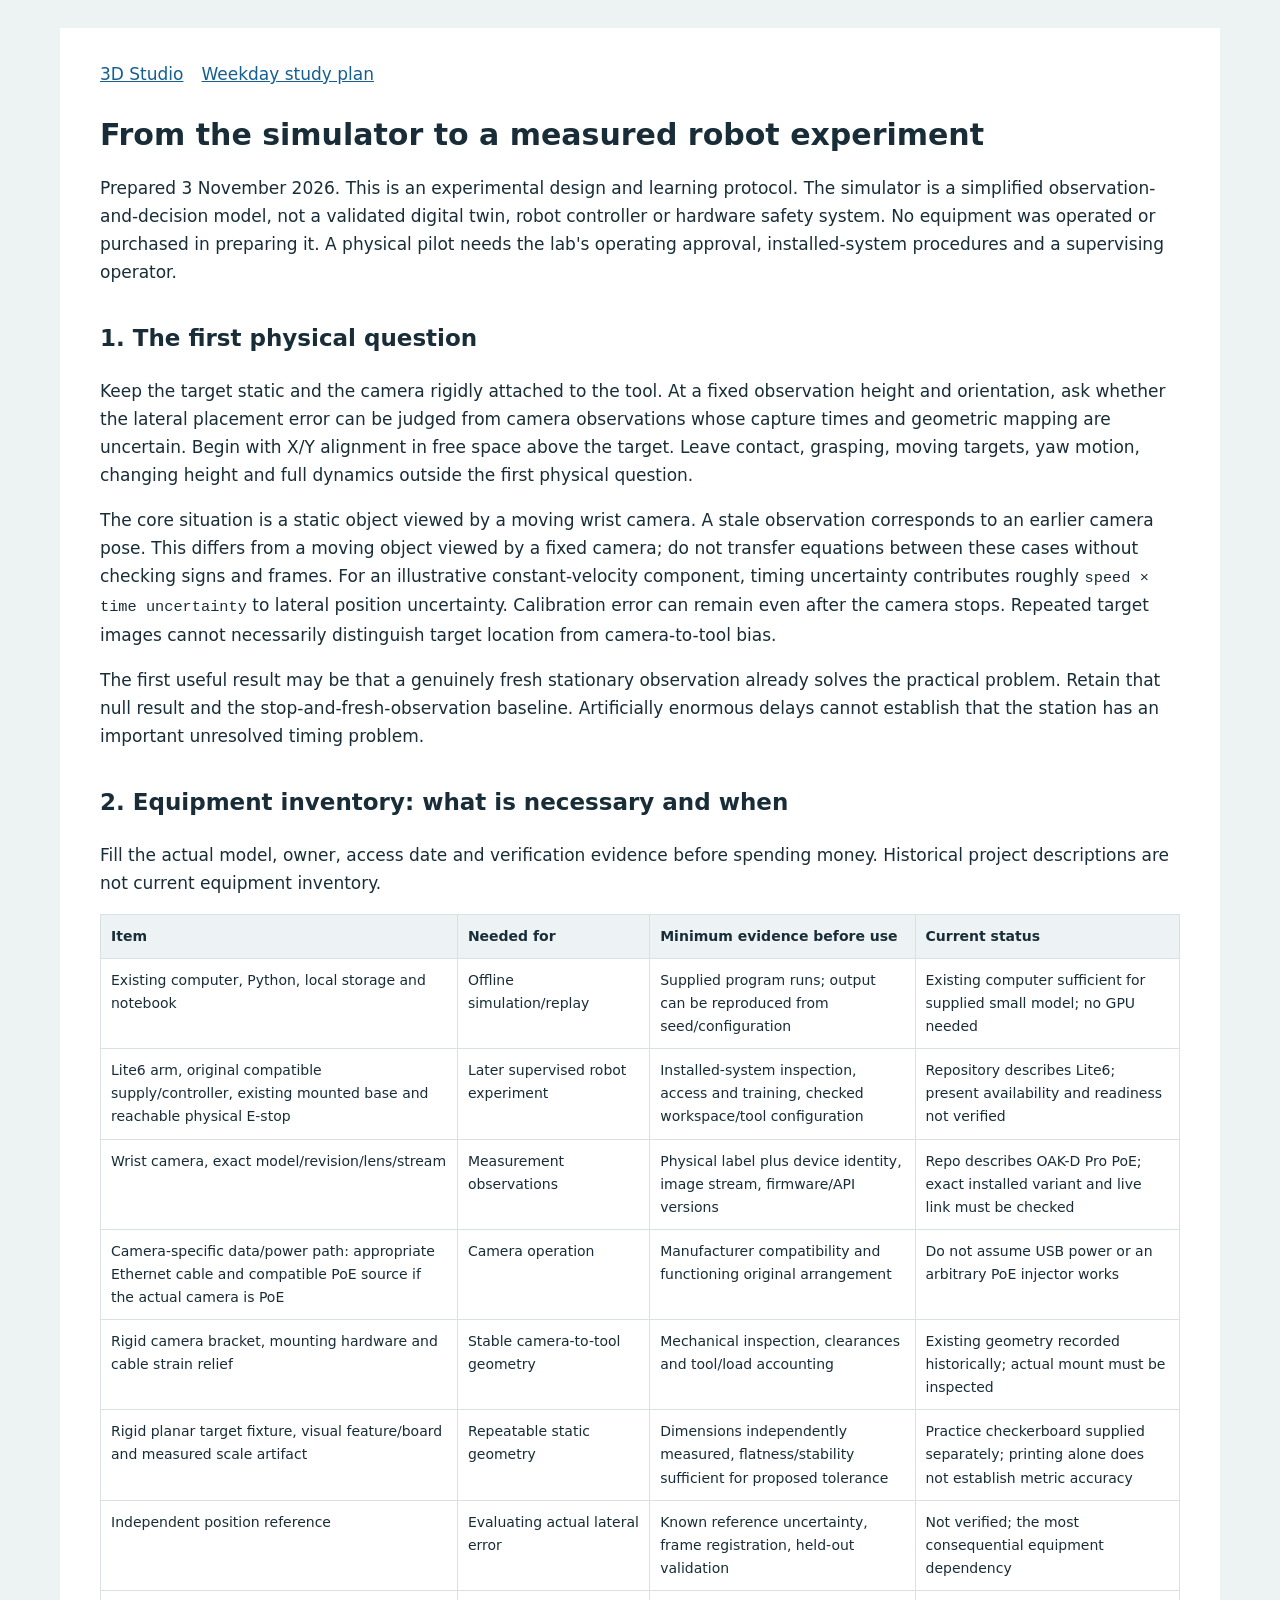
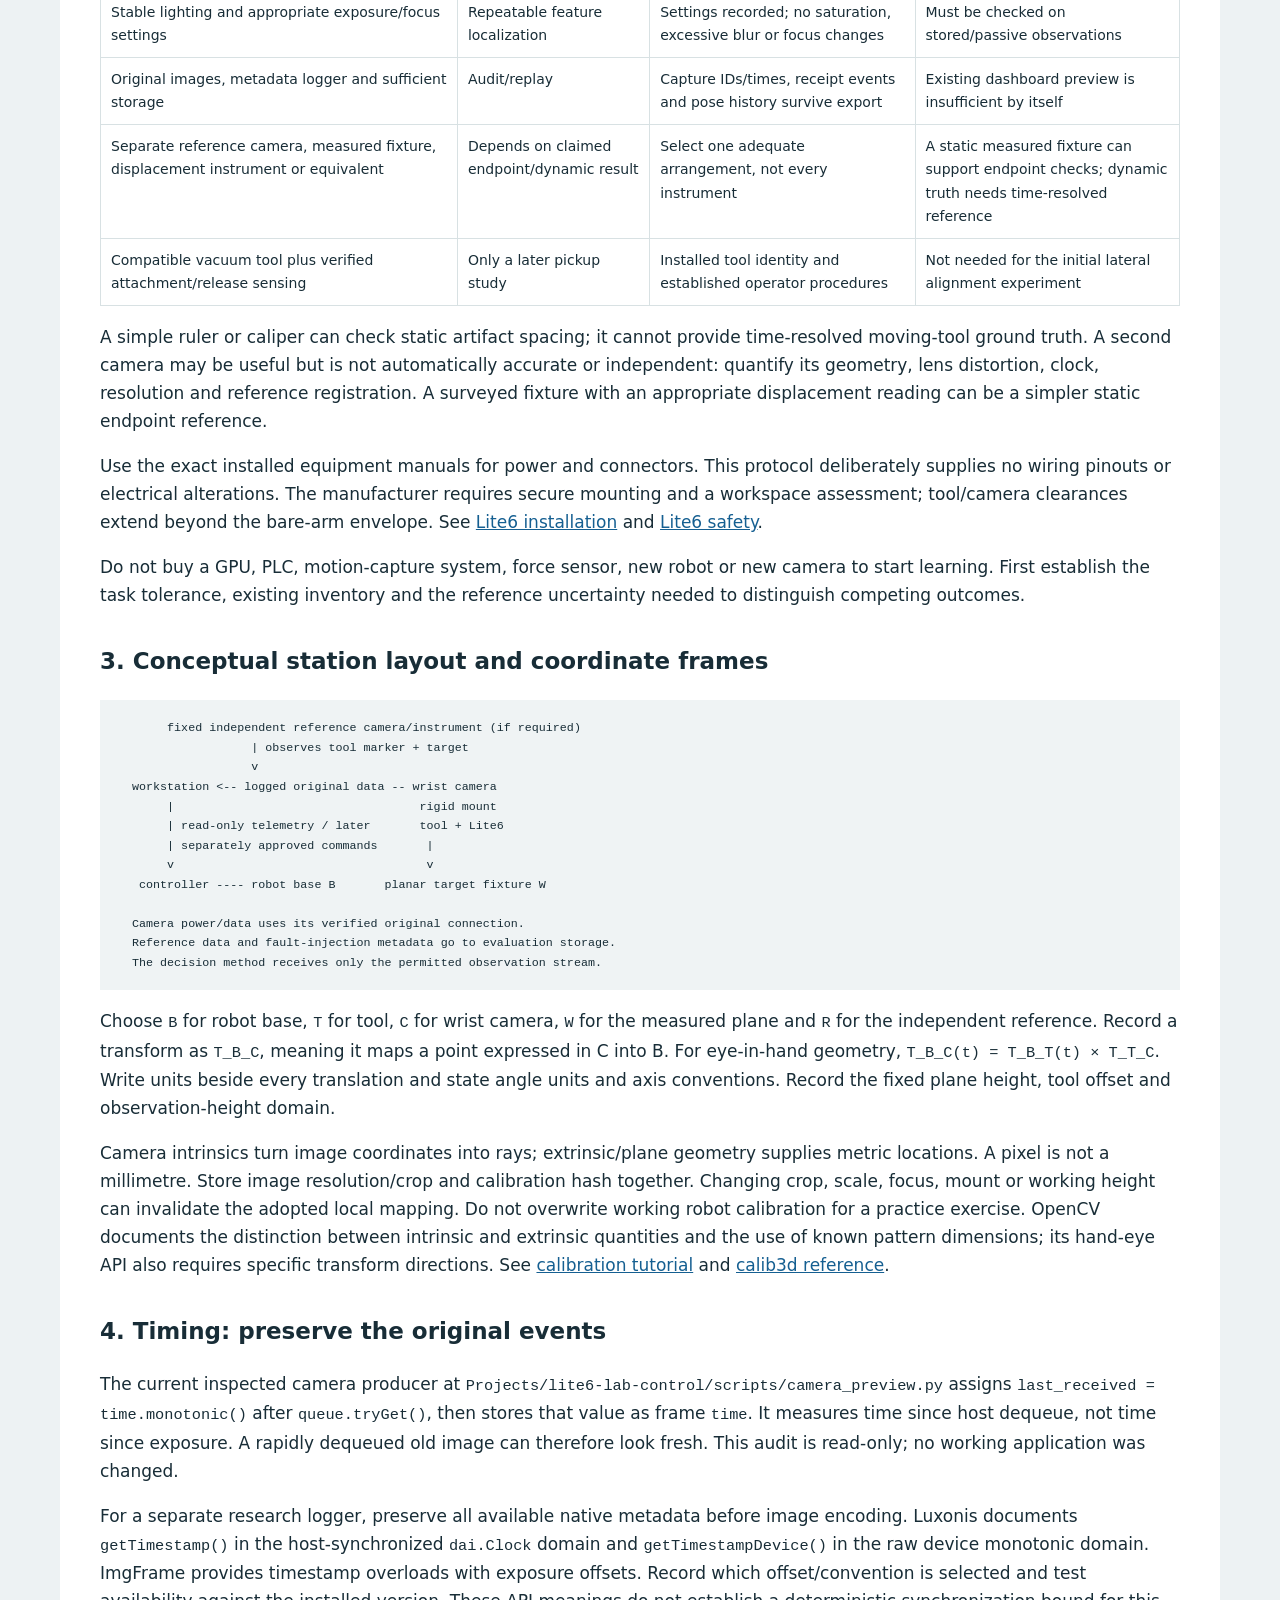
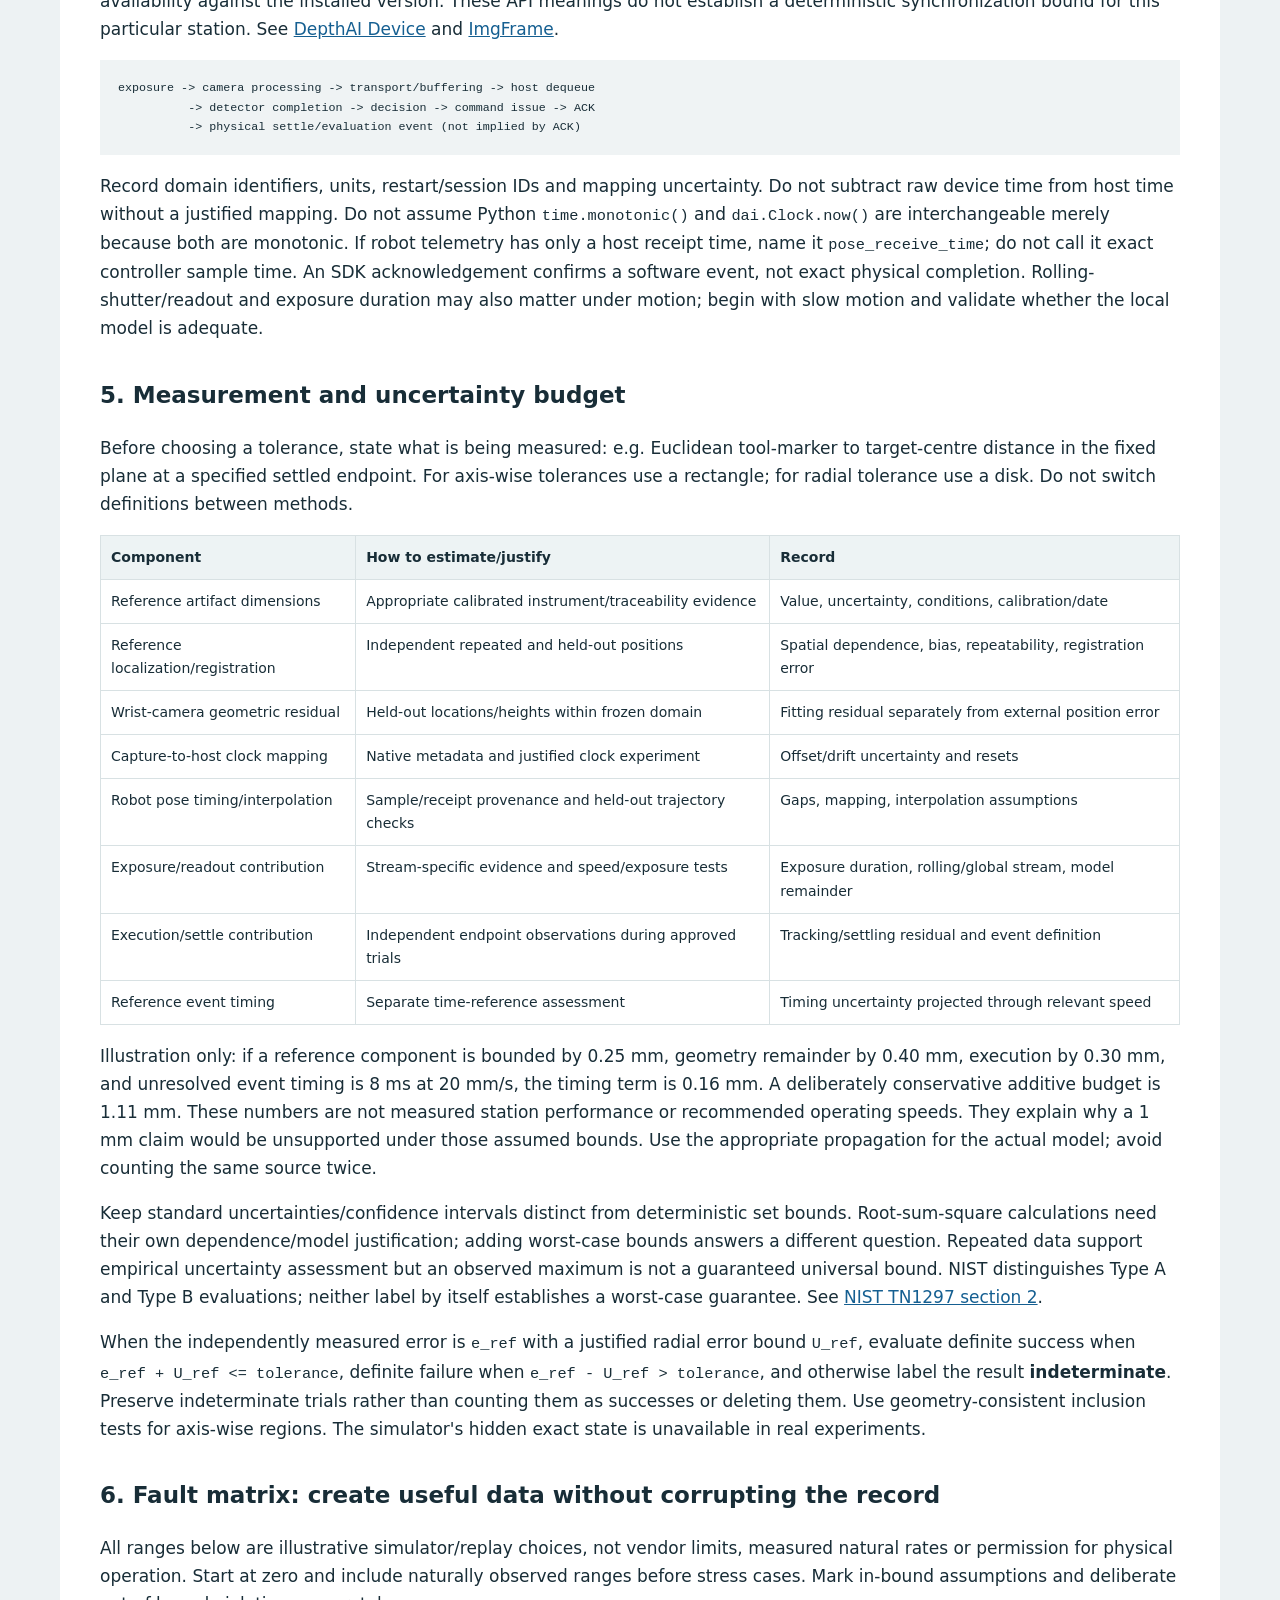
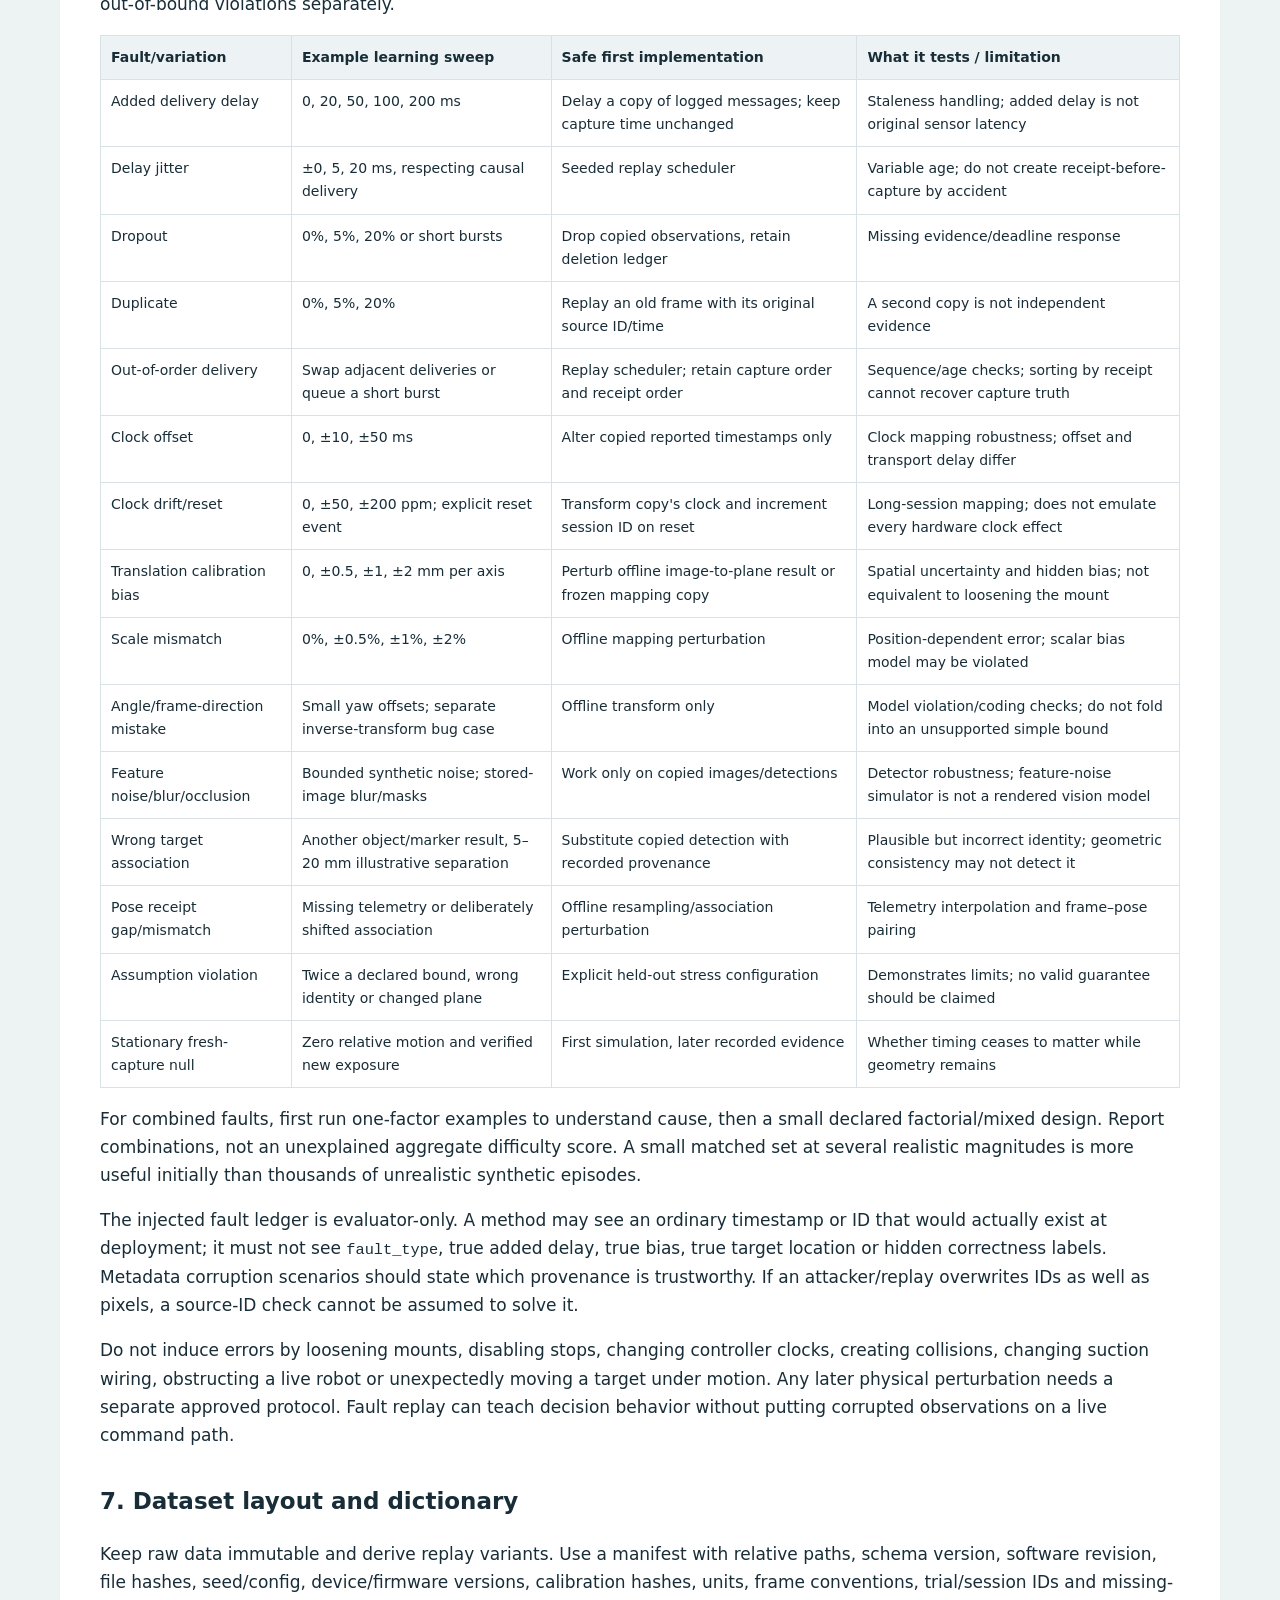
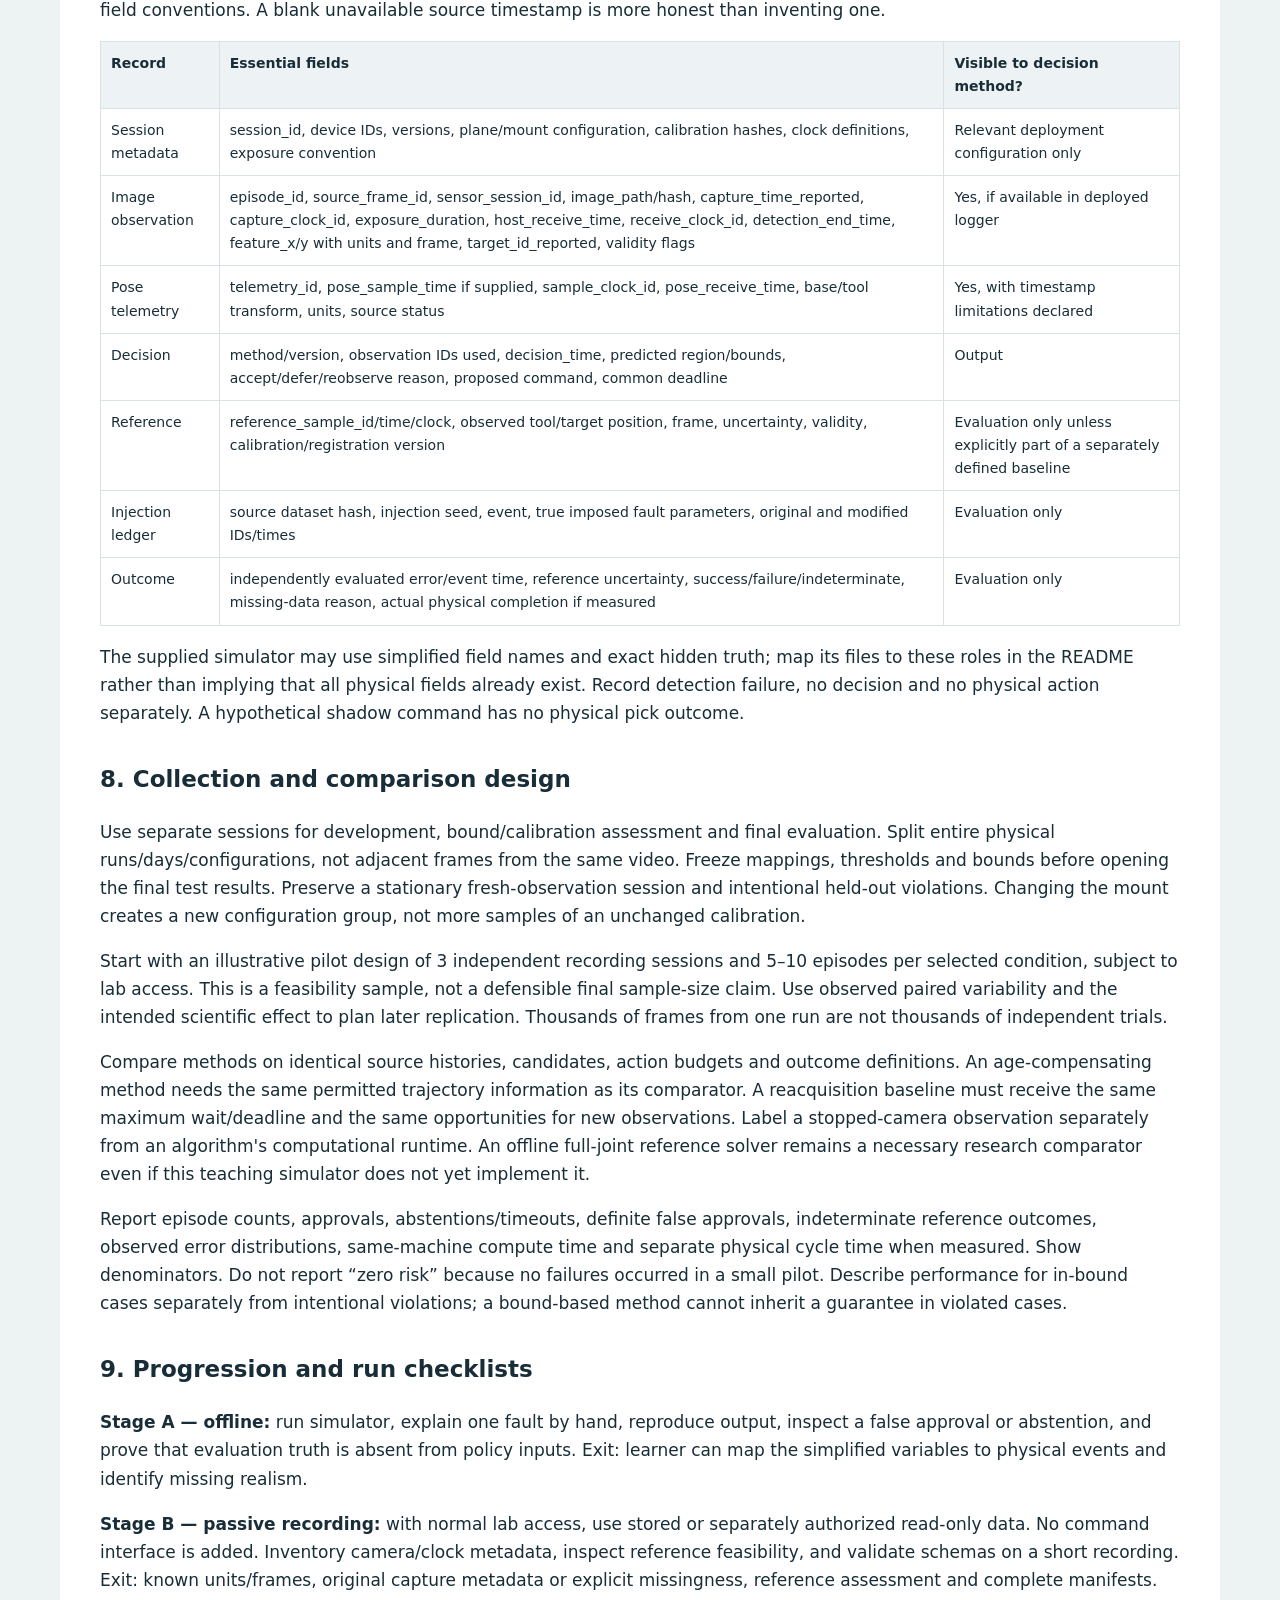
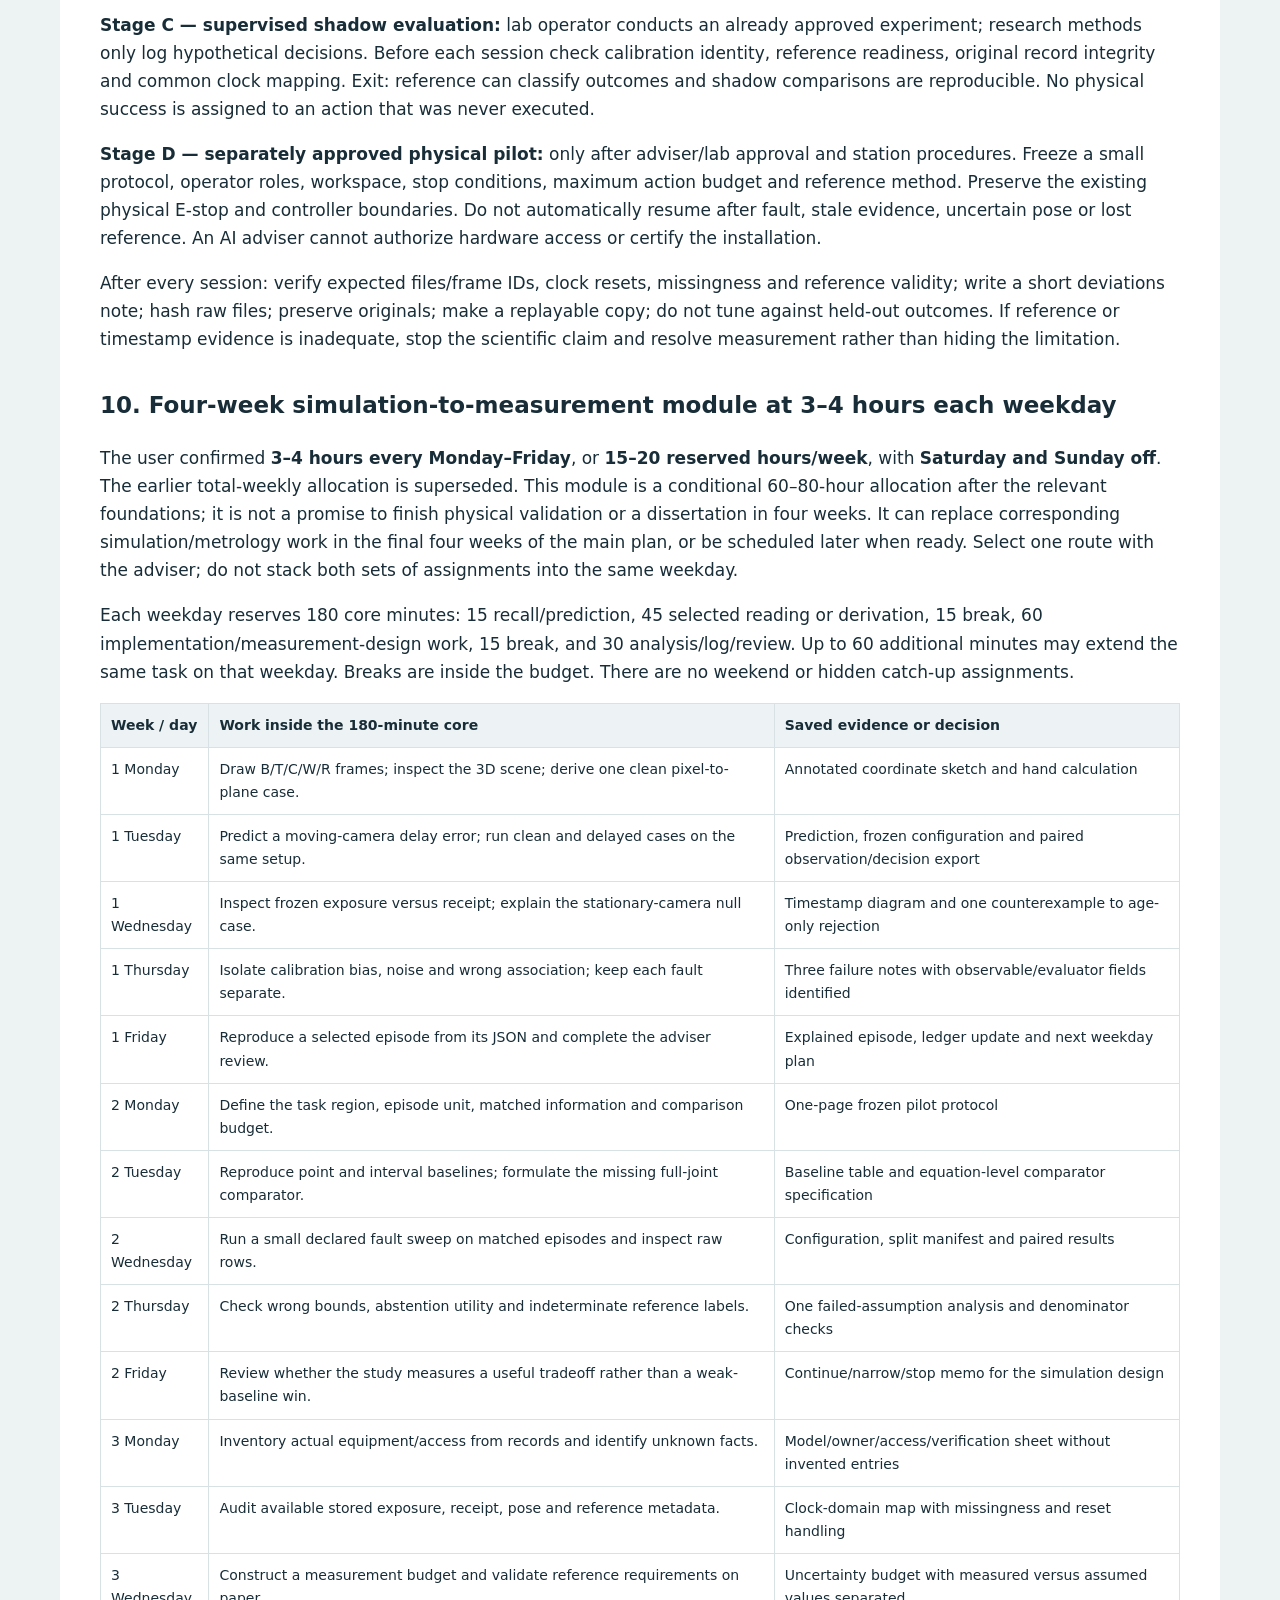
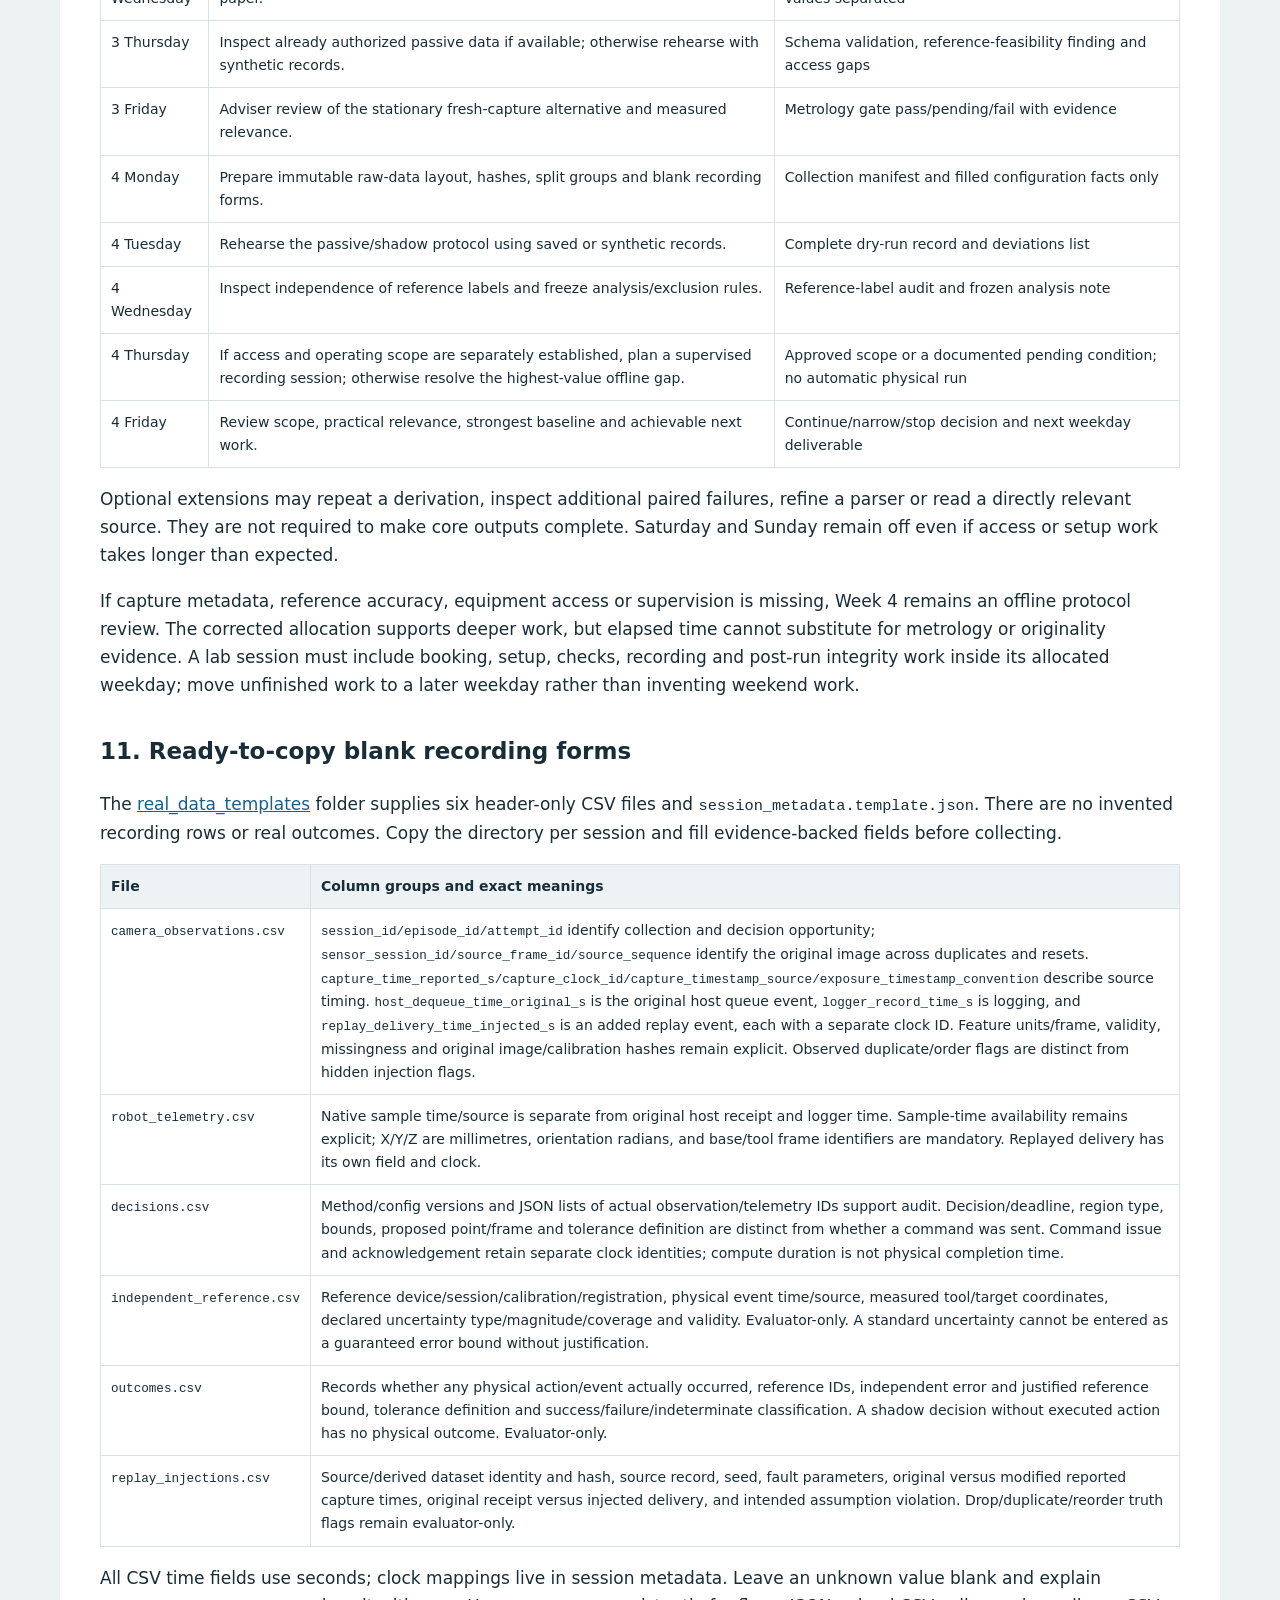
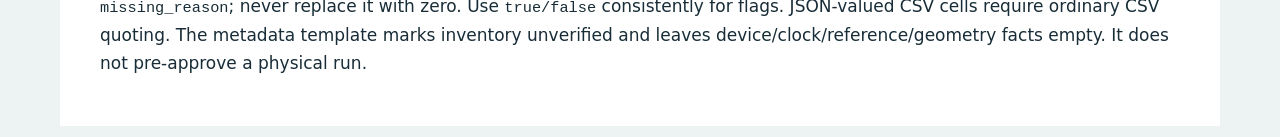
<file: simulation/PHYSICAL_SETUP_AND_DATA_PROTOCOL.html>
<!doctype html><html lang="en"><head><meta charset="utf-8"><meta name="viewport" content="width=device-width,initial-scale=1"><title>From the simulator to a measured robot experiment</title><style>body{font:17px/1.65 system-ui,sans-serif;background:#edf2f3;color:#182d37;margin:0}main{max-width:1080px;margin:28px auto;background:white;padding:32px 40px}a{color:#155f91;overflow-wrap:anywhere}h1{font-size:30px;line-height:1.25}h2{font-size:23px;margin-top:34px}h3{font-size:19px}table{border-collapse:collapse;width:100%;font-size:14px}td,th{padding:10px;border:1px solid #d8e1e3;text-align:left;vertical-align:top}th{background:#edf3f4}.table-wrap,pre{overflow-x:auto}pre{padding:18px;background:#eff3f4;font-size:13px;line-height:1.5}code{font-family:ui-monospace,monospace;font-size:.9em}li{margin:6px 0}nav{display:flex;flex-wrap:wrap;gap:18px;margin-bottom:28px}blockquote{border-left:3px solid #155f91;padding-left:18px}@media(max-width:700px){main{margin:0;padding:22px 16px}h1{font-size:26px}}</style></head><body><main><nav><a href="scene3d/index.html">3D Studio</a><a href="../starter_pack/16_Week_Plan.html">Weekday study plan</a></nav><h1 id="from-the-simulator-to-a-measured-robot-experiment">From the simulator to a measured robot experiment</h1><p>Prepared 3 November 2026. This is an experimental design and learning protocol. The simulator is a simplified observation-and-decision model, not a validated digital twin, robot controller or hardware safety system. No equipment was operated or purchased in preparing it. A physical pilot needs the lab&#x27;s operating approval, installed-system procedures and a supervising operator.</p><h2 id="1-the-first-physical-question">1. The first physical question</h2><p>Keep the target static and the camera rigidly attached to the tool. At a fixed observation height and orientation, ask whether the lateral placement error can be judged from camera observations whose capture times and geometric mapping are uncertain. Begin with X/Y alignment in free space above the target. Leave contact, grasping, moving targets, yaw motion, changing height and full dynamics outside the first physical question.</p><p>The core situation is a static object viewed by a moving wrist camera. A stale observation corresponds to an earlier camera pose. This differs from a moving object viewed by a fixed camera; do not transfer equations between these cases without checking signs and frames. For an illustrative constant-velocity component, timing uncertainty contributes roughly <code>speed × time uncertainty</code> to lateral position uncertainty. Calibration error can remain even after the camera stops. Repeated target images cannot necessarily distinguish target location from camera-to-tool bias.</p><p>The first useful result may be that a genuinely fresh stationary observation already solves the practical problem. Retain that null result and the stop-and-fresh-observation baseline. Artificially enormous delays cannot establish that the station has an important unresolved timing problem.</p><h2 id="2-equipment-inventory-what-is-necessary-and-when">2. Equipment inventory: what is necessary and when</h2><p>Fill the actual model, owner, access date and verification evidence before spending money. Historical project descriptions are not current equipment inventory.</p><div class="table-wrap"><table><tr><th>Item</th><th>Needed for</th><th>Minimum evidence before use</th><th>Current status</th></tr><tr><td>Existing computer, Python, local storage and notebook</td><td>Offline simulation/replay</td><td>Supplied program runs; output can be reproduced from seed/configuration</td><td>Existing computer sufficient for supplied small model; no GPU needed</td></tr><tr><td>Lite6 arm, original compatible supply/controller, existing mounted base and reachable physical E-stop</td><td>Later supervised robot experiment</td><td>Installed-system inspection, access and training, checked workspace/tool configuration</td><td>Repository describes Lite6; present availability and readiness not verified</td></tr><tr><td>Wrist camera, exact model/revision/lens/stream</td><td>Measurement observations</td><td>Physical label plus device identity, image stream, firmware/API versions</td><td>Repo describes OAK-D Pro PoE; exact installed variant and live link must be checked</td></tr><tr><td>Camera-specific data/power path: appropriate Ethernet cable and compatible PoE source if the actual camera is PoE</td><td>Camera operation</td><td>Manufacturer compatibility and functioning original arrangement</td><td>Do not assume USB power or an arbitrary PoE injector works</td></tr><tr><td>Rigid camera bracket, mounting hardware and cable strain relief</td><td>Stable camera-to-tool geometry</td><td>Mechanical inspection, clearances and tool/load accounting</td><td>Existing geometry recorded historically; actual mount must be inspected</td></tr><tr><td>Rigid planar target fixture, visual feature/board and measured scale artifact</td><td>Repeatable static geometry</td><td>Dimensions independently measured, flatness/stability sufficient for proposed tolerance</td><td>Practice checkerboard supplied separately; printing alone does not establish metric accuracy</td></tr><tr><td>Independent position reference</td><td>Evaluating actual lateral error</td><td>Known reference uncertainty, frame registration, held-out validation</td><td>Not verified; the most consequential equipment dependency</td></tr><tr><td>Stable lighting and appropriate exposure/focus settings</td><td>Repeatable feature localization</td><td>Settings recorded; no saturation, excessive blur or focus changes</td><td>Must be checked on stored/passive observations</td></tr><tr><td>Original images, metadata logger and sufficient storage</td><td>Audit/replay</td><td>Capture IDs/times, receipt events and pose history survive export</td><td>Existing dashboard preview is insufficient by itself</td></tr><tr><td>Separate reference camera, measured fixture, displacement instrument or equivalent</td><td>Depends on claimed endpoint/dynamic result</td><td>Select one adequate arrangement, not every instrument</td><td>A static measured fixture can support endpoint checks; dynamic truth needs time-resolved reference</td></tr><tr><td>Compatible vacuum tool plus verified attachment/release sensing</td><td>Only a later pickup study</td><td>Installed tool identity and established operator procedures</td><td>Not needed for the initial lateral alignment experiment</td></tr></table></div><p>A simple ruler or caliper can check static artifact spacing; it cannot provide time-resolved moving-tool ground truth. A second camera may be useful but is not automatically accurate or independent: quantify its geometry, lens distortion, clock, resolution and reference registration. A surveyed fixture with an appropriate displacement reading can be a simpler static endpoint reference.</p><p>Use the exact installed equipment manuals for power and connectors. This protocol deliberately supplies no wiring pinouts or electrical alterations. The manufacturer requires secure mounting and a workspace assessment; tool/camera clearances extend beyond the bare-arm envelope. See <a href="https://docs.lite6.ufactory.cc/2.hardware_installation.html">Lite6 installation</a> and <a href="https://docs.lite6.ufactory.cc/1.safety.html">Lite6 safety</a>.</p><p>Do not buy a GPU, PLC, motion-capture system, force sensor, new robot or new camera to start learning. First establish the task tolerance, existing inventory and the reference uncertainty needed to distinguish competing outcomes.</p><h2 id="3-conceptual-station-layout-and-coordinate-frames">3. Conceptual station layout and coordinate frames</h2><pre><code>       fixed independent reference camera/instrument (if required)
                   | observes tool marker + target
                   v
  workstation &lt;-- logged original data -- wrist camera
       |                                   rigid mount
       | read-only telemetry / later       tool + Lite6
       | separately approved commands       |
       v                                    v
   controller ---- robot base B       planar target fixture W

  Camera power/data uses its verified original connection.
  Reference data and fault-injection metadata go to evaluation storage.
  The decision method receives only the permitted observation stream.</code></pre><p>Choose <code>B</code> for robot base, <code>T</code> for tool, <code>C</code> for wrist camera, <code>W</code> for the measured plane and <code>R</code> for the independent reference. Record a transform as <code>T_B_C</code>, meaning it maps a point expressed in C into B. For eye-in-hand geometry, <code>T_B_C(t) = T_B_T(t) × T_T_C</code>. Write units beside every translation and state angle units and axis conventions. Record the fixed plane height, tool offset and observation-height domain.</p><p>Camera intrinsics turn image coordinates into rays; extrinsic/plane geometry supplies metric locations. A pixel is not a millimetre. Store image resolution/crop and calibration hash together. Changing crop, scale, focus, mount or working height can invalidate the adopted local mapping. Do not overwrite working robot calibration for a practice exercise. OpenCV documents the distinction between intrinsic and extrinsic quantities and the use of known pattern dimensions; its hand-eye API also requires specific transform directions. See <a href="https://docs.opencv.org/4.x/dc/dbb/tutorial_py_calibration.html">calibration tutorial</a> and <a href="https://docs.opencv.org/4.x/d9/d0c/group__calib3d.html">calib3d reference</a>.</p><h2 id="4-timing-preserve-the-original-events">4. Timing: preserve the original events</h2><p>The current inspected camera producer at <code>Projects/lite6-lab-control/scripts/camera_preview.py</code> assigns <code>last_received = time.monotonic()</code> after <code>queue.tryGet()</code>, then stores that value as frame <code>time</code>. It measures time since host dequeue, not time since exposure. A rapidly dequeued old image can therefore look fresh. This audit is read-only; no working application was changed.</p><p>For a separate research logger, preserve all available native metadata before image encoding. Luxonis documents <code>getTimestamp()</code> in the host-synchronized <code>dai.Clock</code> domain and <code>getTimestampDevice()</code> in the raw device monotonic domain. ImgFrame provides timestamp overloads with exposure offsets. Record which offset/convention is selected and test availability against the installed version. These API meanings do not establish a deterministic synchronization bound for this particular station. See <a href="https://docs.luxonis.com/software-v3/depthai/depthai-components/device">DepthAI Device</a> and <a href="https://docs.luxonis.com/software-v3/depthai/depthai-components/messages/img_frame">ImgFrame</a>.</p><pre><code>exposure -&gt; camera processing -&gt; transport/buffering -&gt; host dequeue
          -&gt; detector completion -&gt; decision -&gt; command issue -&gt; ACK
          -&gt; physical settle/evaluation event (not implied by ACK)</code></pre><p>Record domain identifiers, units, restart/session IDs and mapping uncertainty. Do not subtract raw device time from host time without a justified mapping. Do not assume Python <code>time.monotonic()</code> and <code>dai.Clock.now()</code> are interchangeable merely because both are monotonic. If robot telemetry has only a host receipt time, name it <code>pose_receive_time</code>; do not call it exact controller sample time. An SDK acknowledgement confirms a software event, not exact physical completion. Rolling-shutter/readout and exposure duration may also matter under motion; begin with slow motion and validate whether the local model is adequate.</p><h2 id="5-measurement-and-uncertainty-budget">5. Measurement and uncertainty budget</h2><p>Before choosing a tolerance, state what is being measured: e.g. Euclidean tool-marker to target-centre distance in the fixed plane at a specified settled endpoint. For axis-wise tolerances use a rectangle; for radial tolerance use a disk. Do not switch definitions between methods.</p><div class="table-wrap"><table><tr><th>Component</th><th>How to estimate/justify</th><th>Record</th></tr><tr><td>Reference artifact dimensions</td><td>Appropriate calibrated instrument/traceability evidence</td><td>Value, uncertainty, conditions, calibration/date</td></tr><tr><td>Reference localization/registration</td><td>Independent repeated and held-out positions</td><td>Spatial dependence, bias, repeatability, registration error</td></tr><tr><td>Wrist-camera geometric residual</td><td>Held-out locations/heights within frozen domain</td><td>Fitting residual separately from external position error</td></tr><tr><td>Capture-to-host clock mapping</td><td>Native metadata and justified clock experiment</td><td>Offset/drift uncertainty and resets</td></tr><tr><td>Robot pose timing/interpolation</td><td>Sample/receipt provenance and held-out trajectory checks</td><td>Gaps, mapping, interpolation assumptions</td></tr><tr><td>Exposure/readout contribution</td><td>Stream-specific evidence and speed/exposure tests</td><td>Exposure duration, rolling/global stream, model remainder</td></tr><tr><td>Execution/settle contribution</td><td>Independent endpoint observations during approved trials</td><td>Tracking/settling residual and event definition</td></tr><tr><td>Reference event timing</td><td>Separate time-reference assessment</td><td>Timing uncertainty projected through relevant speed</td></tr></table></div><p>Illustration only: if a reference component is bounded by 0.25 mm, geometry remainder by 0.40 mm, execution by 0.30 mm, and unresolved event timing is 8 ms at 20 mm/s, the timing term is 0.16 mm. A deliberately conservative additive budget is 1.11 mm. These numbers are not measured station performance or recommended operating speeds. They explain why a 1 mm claim would be unsupported under those assumed bounds. Use the appropriate propagation for the actual model; avoid counting the same source twice.</p><p>Keep standard uncertainties/confidence intervals distinct from deterministic set bounds. Root-sum-square calculations need their own dependence/model justification; adding worst-case bounds answers a different question. Repeated data support empirical uncertainty assessment but an observed maximum is not a guaranteed universal bound. NIST distinguishes Type A and Type B evaluations; neither label by itself establishes a worst-case guarantee. See <a href="https://www.nist.gov/pml/nist-technical-note-1297/nist-tn-1297-2-classification-components-uncertainty">NIST TN1297 section 2</a>.</p><p>When the independently measured error is <code>e_ref</code> with a justified radial error bound <code>U_ref</code>, evaluate definite success when <code>e_ref + U_ref &lt;= tolerance</code>, definite failure when <code>e_ref - U_ref &gt; tolerance</code>, and otherwise label the result <strong>indeterminate</strong>. Preserve indeterminate trials rather than counting them as successes or deleting them. Use geometry-consistent inclusion tests for axis-wise regions. The simulator&#x27;s hidden exact state is unavailable in real experiments.</p><h2 id="6-fault-matrix-create-useful-data-without-corrupting-the-record">6. Fault matrix: create useful data without corrupting the record</h2><p>All ranges below are illustrative simulator/replay choices, not vendor limits, measured natural rates or permission for physical operation. Start at zero and include naturally observed ranges before stress cases. Mark in-bound assumptions and deliberate out-of-bound violations separately.</p><div class="table-wrap"><table><tr><th>Fault/variation</th><th>Example learning sweep</th><th>Safe first implementation</th><th>What it tests / limitation</th></tr><tr><td>Added delivery delay</td><td>0, 20, 50, 100, 200 ms</td><td>Delay a copy of logged messages; keep capture time unchanged</td><td>Staleness handling; added delay is not original sensor latency</td></tr><tr><td>Delay jitter</td><td>±0, 5, 20 ms, respecting causal delivery</td><td>Seeded replay scheduler</td><td>Variable age; do not create receipt-before-capture by accident</td></tr><tr><td>Dropout</td><td>0%, 5%, 20% or short bursts</td><td>Drop copied observations, retain deletion ledger</td><td>Missing evidence/deadline response</td></tr><tr><td>Duplicate</td><td>0%, 5%, 20%</td><td>Replay an old frame with its original source ID/time</td><td>A second copy is not independent evidence</td></tr><tr><td>Out-of-order delivery</td><td>Swap adjacent deliveries or queue a short burst</td><td>Replay scheduler; retain capture order and receipt order</td><td>Sequence/age checks; sorting by receipt cannot recover capture truth</td></tr><tr><td>Clock offset</td><td>0, ±10, ±50 ms</td><td>Alter copied reported timestamps only</td><td>Clock mapping robustness; offset and transport delay differ</td></tr><tr><td>Clock drift/reset</td><td>0, ±50, ±200 ppm; explicit reset event</td><td>Transform copy&#x27;s clock and increment session ID on reset</td><td>Long-session mapping; does not emulate every hardware clock effect</td></tr><tr><td>Translation calibration bias</td><td>0, ±0.5, ±1, ±2 mm per axis</td><td>Perturb offline image-to-plane result or frozen mapping copy</td><td>Spatial uncertainty and hidden bias; not equivalent to loosening the mount</td></tr><tr><td>Scale mismatch</td><td>0%, ±0.5%, ±1%, ±2%</td><td>Offline mapping perturbation</td><td>Position-dependent error; scalar bias model may be violated</td></tr><tr><td>Angle/frame-direction mistake</td><td>Small yaw offsets; separate inverse-transform bug case</td><td>Offline transform only</td><td>Model violation/coding checks; do not fold into an unsupported simple bound</td></tr><tr><td>Feature noise/blur/occlusion</td><td>Bounded synthetic noise; stored-image blur/masks</td><td>Work only on copied images/detections</td><td>Detector robustness; feature-noise simulator is not a rendered vision model</td></tr><tr><td>Wrong target association</td><td>Another object/marker result, 5–20 mm illustrative separation</td><td>Substitute copied detection with recorded provenance</td><td>Plausible but incorrect identity; geometric consistency may not detect it</td></tr><tr><td>Pose receipt gap/mismatch</td><td>Missing telemetry or deliberately shifted association</td><td>Offline resampling/association perturbation</td><td>Telemetry interpolation and frame–pose pairing</td></tr><tr><td>Assumption violation</td><td>Twice a declared bound, wrong identity or changed plane</td><td>Explicit held-out stress configuration</td><td>Demonstrates limits; no valid guarantee should be claimed</td></tr><tr><td>Stationary fresh-capture null</td><td>Zero relative motion and verified new exposure</td><td>First simulation, later recorded evidence</td><td>Whether timing ceases to matter while geometry remains</td></tr></table></div><p>For combined faults, first run one-factor examples to understand cause, then a small declared factorial/mixed design. Report combinations, not an unexplained aggregate difficulty score. A small matched set at several realistic magnitudes is more useful initially than thousands of unrealistic synthetic episodes.</p><p>The injected fault ledger is evaluator-only. A method may see an ordinary timestamp or ID that would actually exist at deployment; it must not see <code>fault_type</code>, true added delay, true bias, true target location or hidden correctness labels. Metadata corruption scenarios should state which provenance is trustworthy. If an attacker/replay overwrites IDs as well as pixels, a source-ID check cannot be assumed to solve it.</p><p>Do not induce errors by loosening mounts, disabling stops, changing controller clocks, creating collisions, changing suction wiring, obstructing a live robot or unexpectedly moving a target under motion. Any later physical perturbation needs a separate approved protocol. Fault replay can teach decision behavior without putting corrupted observations on a live command path.</p><h2 id="7-dataset-layout-and-dictionary">7. Dataset layout and dictionary</h2><p>Keep raw data immutable and derive replay variants. Use a manifest with relative paths, schema version, software revision, file hashes, seed/config, device/firmware versions, calibration hashes, units, frame conventions, trial/session IDs and missing-field conventions. A blank unavailable source timestamp is more honest than inventing one.</p><div class="table-wrap"><table><tr><th>Record</th><th>Essential fields</th><th>Visible to decision method?</th></tr><tr><td>Session metadata</td><td>session_id, device IDs, versions, plane/mount configuration, calibration hashes, clock definitions, exposure convention</td><td>Relevant deployment configuration only</td></tr><tr><td>Image observation</td><td>episode_id, source_frame_id, sensor_session_id, image_path/hash, capture_time_reported, capture_clock_id, exposure_duration, host_receive_time, receive_clock_id, detection_end_time, feature_x/y with units and frame, target_id_reported, validity flags</td><td>Yes, if available in deployed logger</td></tr><tr><td>Pose telemetry</td><td>telemetry_id, pose_sample_time if supplied, sample_clock_id, pose_receive_time, base/tool transform, units, source status</td><td>Yes, with timestamp limitations declared</td></tr><tr><td>Decision</td><td>method/version, observation IDs used, decision_time, predicted region/bounds, accept/defer/reobserve reason, proposed command, common deadline</td><td>Output</td></tr><tr><td>Reference</td><td>reference_sample_id/time/clock, observed tool/target position, frame, uncertainty, validity, calibration/registration version</td><td>Evaluation only unless explicitly part of a separately defined baseline</td></tr><tr><td>Injection ledger</td><td>source dataset hash, injection seed, event, true imposed fault parameters, original and modified IDs/times</td><td>Evaluation only</td></tr><tr><td>Outcome</td><td>independently evaluated error/event time, reference uncertainty, success/failure/indeterminate, missing-data reason, actual physical completion if measured</td><td>Evaluation only</td></tr></table></div><p>The supplied simulator may use simplified field names and exact hidden truth; map its files to these roles in the README rather than implying that all physical fields already exist. Record detection failure, no decision and no physical action separately. A hypothetical shadow command has no physical pick outcome.</p><h2 id="8-collection-and-comparison-design">8. Collection and comparison design</h2><p>Use separate sessions for development, bound/calibration assessment and final evaluation. Split entire physical runs/days/configurations, not adjacent frames from the same video. Freeze mappings, thresholds and bounds before opening the final test results. Preserve a stationary fresh-observation session and intentional held-out violations. Changing the mount creates a new configuration group, not more samples of an unchanged calibration.</p><p>Start with an illustrative pilot design of 3 independent recording sessions and 5–10 episodes per selected condition, subject to lab access. This is a feasibility sample, not a defensible final sample-size claim. Use observed paired variability and the intended scientific effect to plan later replication. Thousands of frames from one run are not thousands of independent trials.</p><p>Compare methods on identical source histories, candidates, action budgets and outcome definitions. An age-compensating method needs the same permitted trajectory information as its comparator. A reacquisition baseline must receive the same maximum wait/deadline and the same opportunities for new observations. Label a stopped-camera observation separately from an algorithm&#x27;s computational runtime. An offline full-joint reference solver remains a necessary research comparator even if this teaching simulator does not yet implement it.</p><p>Report episode counts, approvals, abstentions/timeouts, definite false approvals, indeterminate reference outcomes, observed error distributions, same-machine compute time and separate physical cycle time when measured. Show denominators. Do not report “zero risk” because no failures occurred in a small pilot. Describe performance for in-bound cases separately from intentional violations; a bound-based method cannot inherit a guarantee in violated cases.</p><h2 id="9-progression-and-run-checklists">9. Progression and run checklists</h2><p><strong>Stage A — offline:</strong> run simulator, explain one fault by hand, reproduce output, inspect a false approval or abstention, and prove that evaluation truth is absent from policy inputs. Exit: learner can map the simplified variables to physical events and identify missing realism.</p><p><strong>Stage B — passive recording:</strong> with normal lab access, use stored or separately authorized read-only data. No command interface is added. Inventory camera/clock metadata, inspect reference feasibility, and validate schemas on a short recording. Exit: known units/frames, original capture metadata or explicit missingness, reference assessment and complete manifests.</p><p><strong>Stage C — supervised shadow evaluation:</strong> lab operator conducts an already approved experiment; research methods only log hypothetical decisions. Before each session check calibration identity, reference readiness, original record integrity and common clock mapping. Exit: reference can classify outcomes and shadow comparisons are reproducible. No physical success is assigned to an action that was never executed.</p><p><strong>Stage D — separately approved physical pilot:</strong> only after adviser/lab approval and station procedures. Freeze a small protocol, operator roles, workspace, stop conditions, maximum action budget and reference method. Preserve the existing physical E-stop and controller boundaries. Do not automatically resume after fault, stale evidence, uncertain pose or lost reference. An AI adviser cannot authorize hardware access or certify the installation.</p><p>After every session: verify expected files/frame IDs, clock resets, missingness and reference validity; write a short deviations note; hash raw files; preserve originals; make a replayable copy; do not tune against held-out outcomes. If reference or timestamp evidence is inadequate, stop the scientific claim and resolve measurement rather than hiding the limitation.</p><h2 id="10-four-week-simulation-to-measurement-module-at-3-4-hours-each-weekday">10. Four-week simulation-to-measurement module at 3–4 hours each weekday</h2><p>The user confirmed <strong>3–4 hours every Monday–Friday</strong>, or <strong>15–20 reserved hours/week</strong>, with <strong>Saturday and Sunday off</strong>. The earlier total-weekly allocation is superseded. This module is a conditional 60–80-hour allocation after the relevant foundations; it is not a promise to finish physical validation or a dissertation in four weeks. It can replace corresponding simulation/metrology work in the final four weeks of the main plan, or be scheduled later when ready. Select one route with the adviser; do not stack both sets of assignments into the same weekday.</p><p>Each weekday reserves 180 core minutes: 15 recall/prediction, 45 selected reading or derivation, 15 break, 60 implementation/measurement-design work, 15 break, and 30 analysis/log/review. Up to 60 additional minutes may extend the same task on that weekday. Breaks are inside the budget. There are no weekend or hidden catch-up assignments.</p><div class="table-wrap"><table><tr><th>Week / day</th><th>Work inside the 180-minute core</th><th>Saved evidence or decision</th></tr><tr><td>1 Monday</td><td>Draw B/T/C/W/R frames; inspect the 3D scene; derive one clean pixel-to-plane case.</td><td>Annotated coordinate sketch and hand calculation</td></tr><tr><td>1 Tuesday</td><td>Predict a moving-camera delay error; run clean and delayed cases on the same setup.</td><td>Prediction, frozen configuration and paired observation/decision export</td></tr><tr><td>1 Wednesday</td><td>Inspect frozen exposure versus receipt; explain the stationary-camera null case.</td><td>Timestamp diagram and one counterexample to age-only rejection</td></tr><tr><td>1 Thursday</td><td>Isolate calibration bias, noise and wrong association; keep each fault separate.</td><td>Three failure notes with observable/evaluator fields identified</td></tr><tr><td>1 Friday</td><td>Reproduce a selected episode from its JSON and complete the adviser review.</td><td>Explained episode, ledger update and next weekday plan</td></tr><tr><td>2 Monday</td><td>Define the task region, episode unit, matched information and comparison budget.</td><td>One-page frozen pilot protocol</td></tr><tr><td>2 Tuesday</td><td>Reproduce point and interval baselines; formulate the missing full-joint comparator.</td><td>Baseline table and equation-level comparator specification</td></tr><tr><td>2 Wednesday</td><td>Run a small declared fault sweep on matched episodes and inspect raw rows.</td><td>Configuration, split manifest and paired results</td></tr><tr><td>2 Thursday</td><td>Check wrong bounds, abstention utility and indeterminate reference labels.</td><td>One failed-assumption analysis and denominator checks</td></tr><tr><td>2 Friday</td><td>Review whether the study measures a useful tradeoff rather than a weak-baseline win.</td><td>Continue/narrow/stop memo for the simulation design</td></tr><tr><td>3 Monday</td><td>Inventory actual equipment/access from records and identify unknown facts.</td><td>Model/owner/access/verification sheet without invented entries</td></tr><tr><td>3 Tuesday</td><td>Audit available stored exposure, receipt, pose and reference metadata.</td><td>Clock-domain map with missingness and reset handling</td></tr><tr><td>3 Wednesday</td><td>Construct a measurement budget and validate reference requirements on paper.</td><td>Uncertainty budget with measured versus assumed values separated</td></tr><tr><td>3 Thursday</td><td>Inspect already authorized passive data if available; otherwise rehearse with synthetic records.</td><td>Schema validation, reference-feasibility finding and access gaps</td></tr><tr><td>3 Friday</td><td>Adviser review of the stationary fresh-capture alternative and measured relevance.</td><td>Metrology gate pass/pending/fail with evidence</td></tr><tr><td>4 Monday</td><td>Prepare immutable raw-data layout, hashes, split groups and blank recording forms.</td><td>Collection manifest and filled configuration facts only</td></tr><tr><td>4 Tuesday</td><td>Rehearse the passive/shadow protocol using saved or synthetic records.</td><td>Complete dry-run record and deviations list</td></tr><tr><td>4 Wednesday</td><td>Inspect independence of reference labels and freeze analysis/exclusion rules.</td><td>Reference-label audit and frozen analysis note</td></tr><tr><td>4 Thursday</td><td>If access and operating scope are separately established, plan a supervised recording session; otherwise resolve the highest-value offline gap.</td><td>Approved scope or a documented pending condition; no automatic physical run</td></tr><tr><td>4 Friday</td><td>Review scope, practical relevance, strongest baseline and achievable next work.</td><td>Continue/narrow/stop decision and next weekday deliverable</td></tr></table></div><p>Optional extensions may repeat a derivation, inspect additional paired failures, refine a parser or read a directly relevant source. They are not required to make core outputs complete. Saturday and Sunday remain off even if access or setup work takes longer than expected.</p><p>If capture metadata, reference accuracy, equipment access or supervision is missing, Week 4 remains an offline protocol review. The corrected allocation supports deeper work, but elapsed time cannot substitute for metrology or originality evidence. A lab session must include booking, setup, checks, recording and post-run integrity work inside its allocated weekday; move unfinished work to a later weekday rather than inventing weekend work.</p><h2 id="11-ready-to-copy-blank-recording-forms">11. Ready-to-copy blank recording forms</h2><p>The <a href="real_data_templates/README.html">real_data_templates</a> folder supplies six header-only CSV files and <code>session_metadata.template.json</code>. There are no invented recording rows or real outcomes. Copy the directory per session and fill evidence-backed fields before collecting.</p><div class="table-wrap"><table><tr><th>File</th><th>Column groups and exact meanings</th></tr><tr><td><code>camera_observations.csv</code></td><td><code>session_id/episode_id/attempt_id</code> identify collection and decision opportunity; <code>sensor_session_id/source_frame_id/source_sequence</code> identify the original image across duplicates and resets. <code>capture_time_reported_s/capture_clock_id/capture_timestamp_source/exposure_timestamp_convention</code> describe source timing. <code>host_dequeue_time_original_s</code> is the original host queue event, <code>logger_record_time_s</code> is logging, and <code>replay_delivery_time_injected_s</code> is an added replay event, each with a separate clock ID. Feature units/frame, validity, missingness and original image/calibration hashes remain explicit. Observed duplicate/order flags are distinct from hidden injection flags.</td></tr><tr><td><code>robot_telemetry.csv</code></td><td>Native sample time/source is separate from original host receipt and logger time. Sample-time availability remains explicit; X/Y/Z are millimetres, orientation radians, and base/tool frame identifiers are mandatory. Replayed delivery has its own field and clock.</td></tr><tr><td><code>decisions.csv</code></td><td>Method/config versions and JSON lists of actual observation/telemetry IDs support audit. Decision/deadline, region type, bounds, proposed point/frame and tolerance definition are distinct from whether a command was sent. Command issue and acknowledgement retain separate clock identities; compute duration is not physical completion time.</td></tr><tr><td><code>independent_reference.csv</code></td><td>Reference device/session/calibration/registration, physical event time/source, measured tool/target coordinates, declared uncertainty type/magnitude/coverage and validity. Evaluator-only. A standard uncertainty cannot be entered as a guaranteed error bound without justification.</td></tr><tr><td><code>outcomes.csv</code></td><td>Records whether any physical action/event actually occurred, reference IDs, independent error and justified reference bound, tolerance definition and success/failure/indeterminate classification. A shadow decision without executed action has no physical outcome. Evaluator-only.</td></tr><tr><td><code>replay_injections.csv</code></td><td>Source/derived dataset identity and hash, source record, seed, fault parameters, original versus modified reported capture times, original receipt versus injected delivery, and intended assumption violation. Drop/duplicate/reorder truth flags remain evaluator-only.</td></tr></table></div><p>All CSV time fields use seconds; clock mappings live in session metadata. Leave an unknown value blank and explain <code>missing_reason</code>; never replace it with zero. Use <code>true/false</code> consistently for flags. JSON-valued CSV cells require ordinary CSV quoting. The metadata template marks inventory unverified and leaves device/clock/reference/geometry facts empty. It does not pre-approve a physical run.</p></main></body></html>
</file>
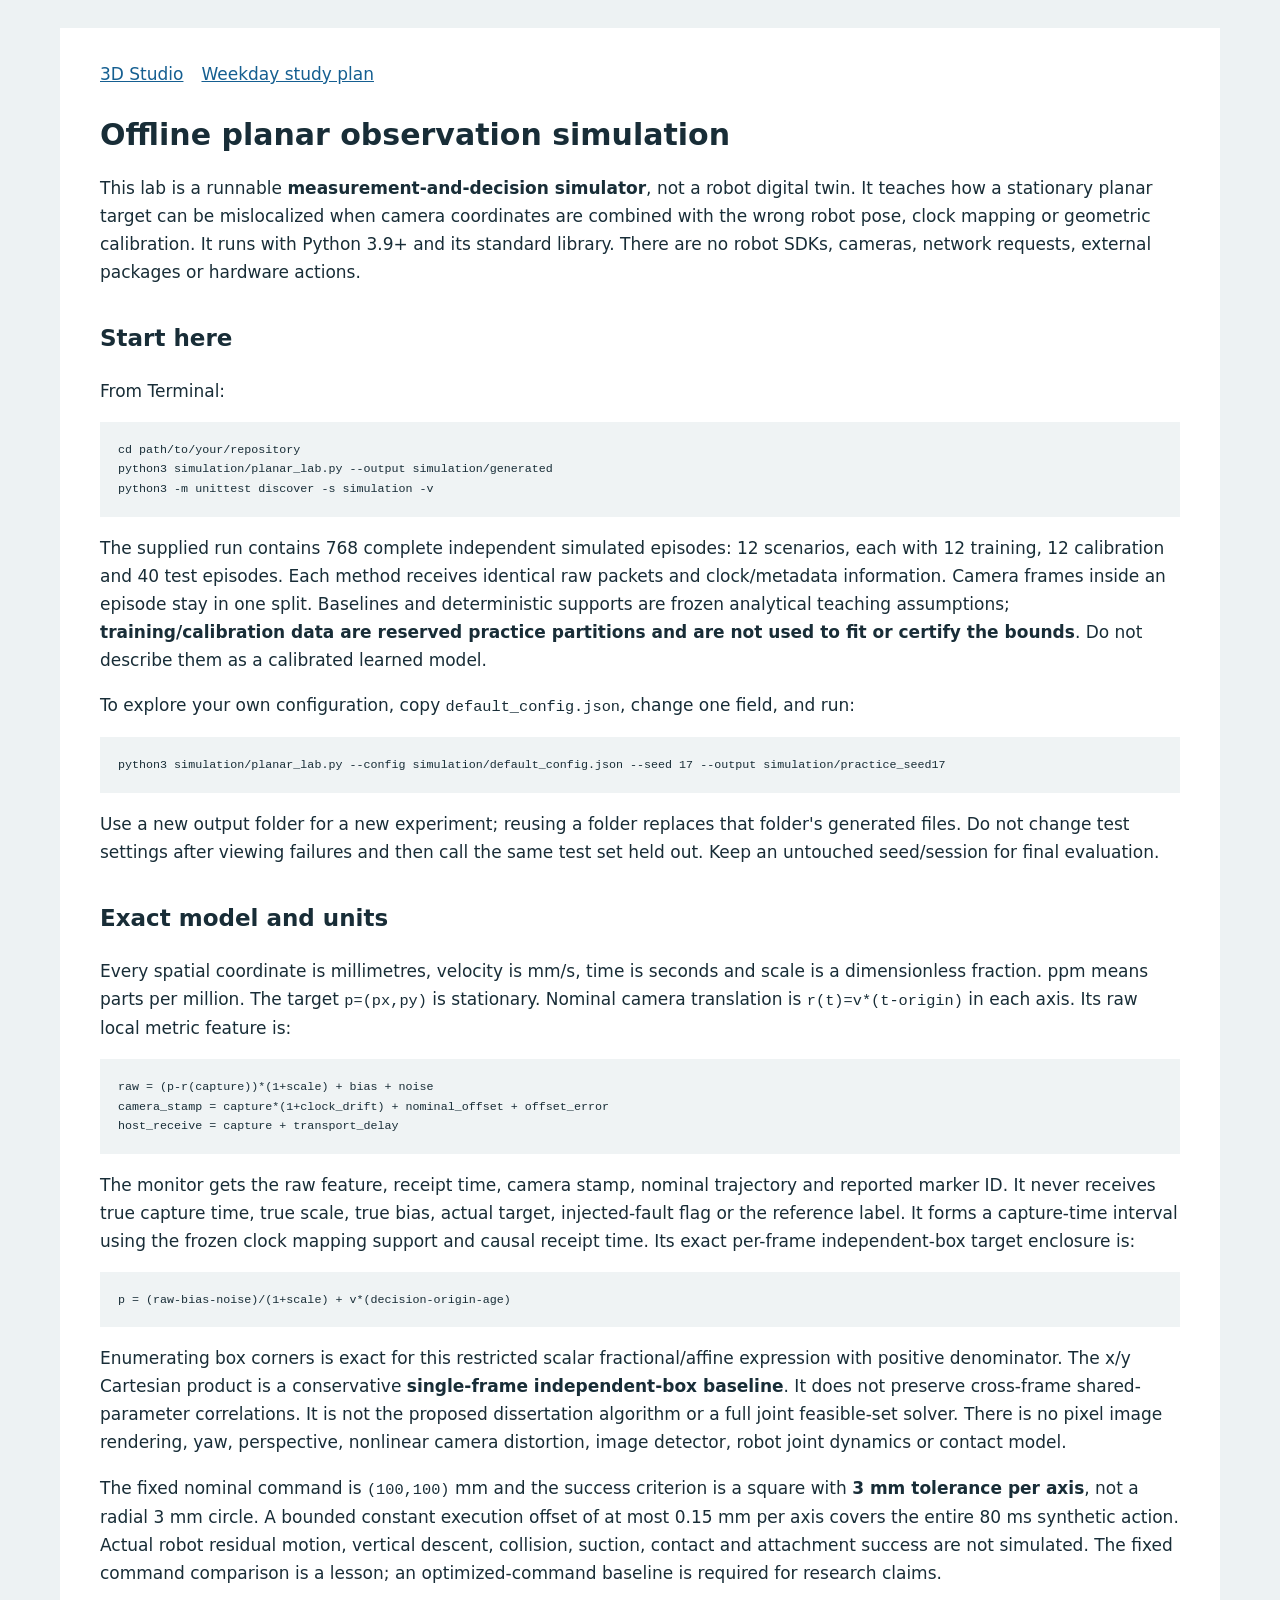
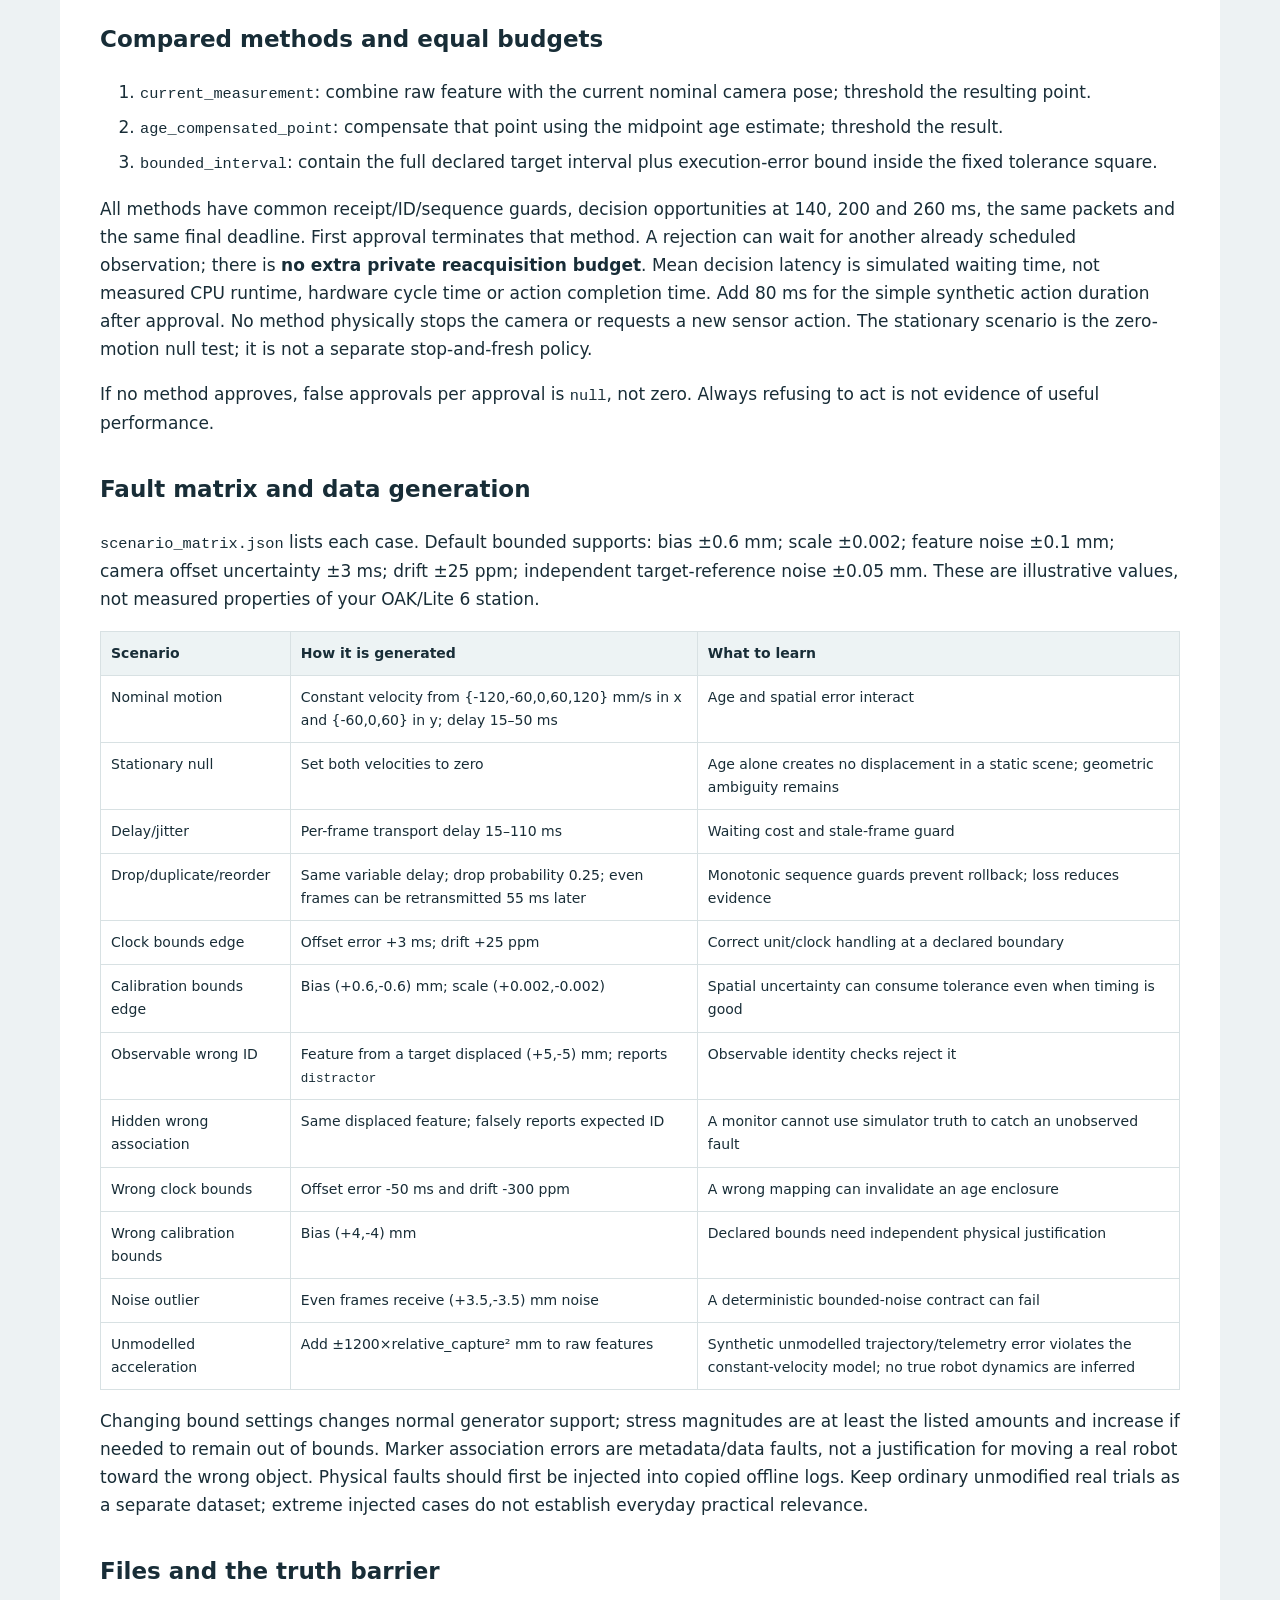
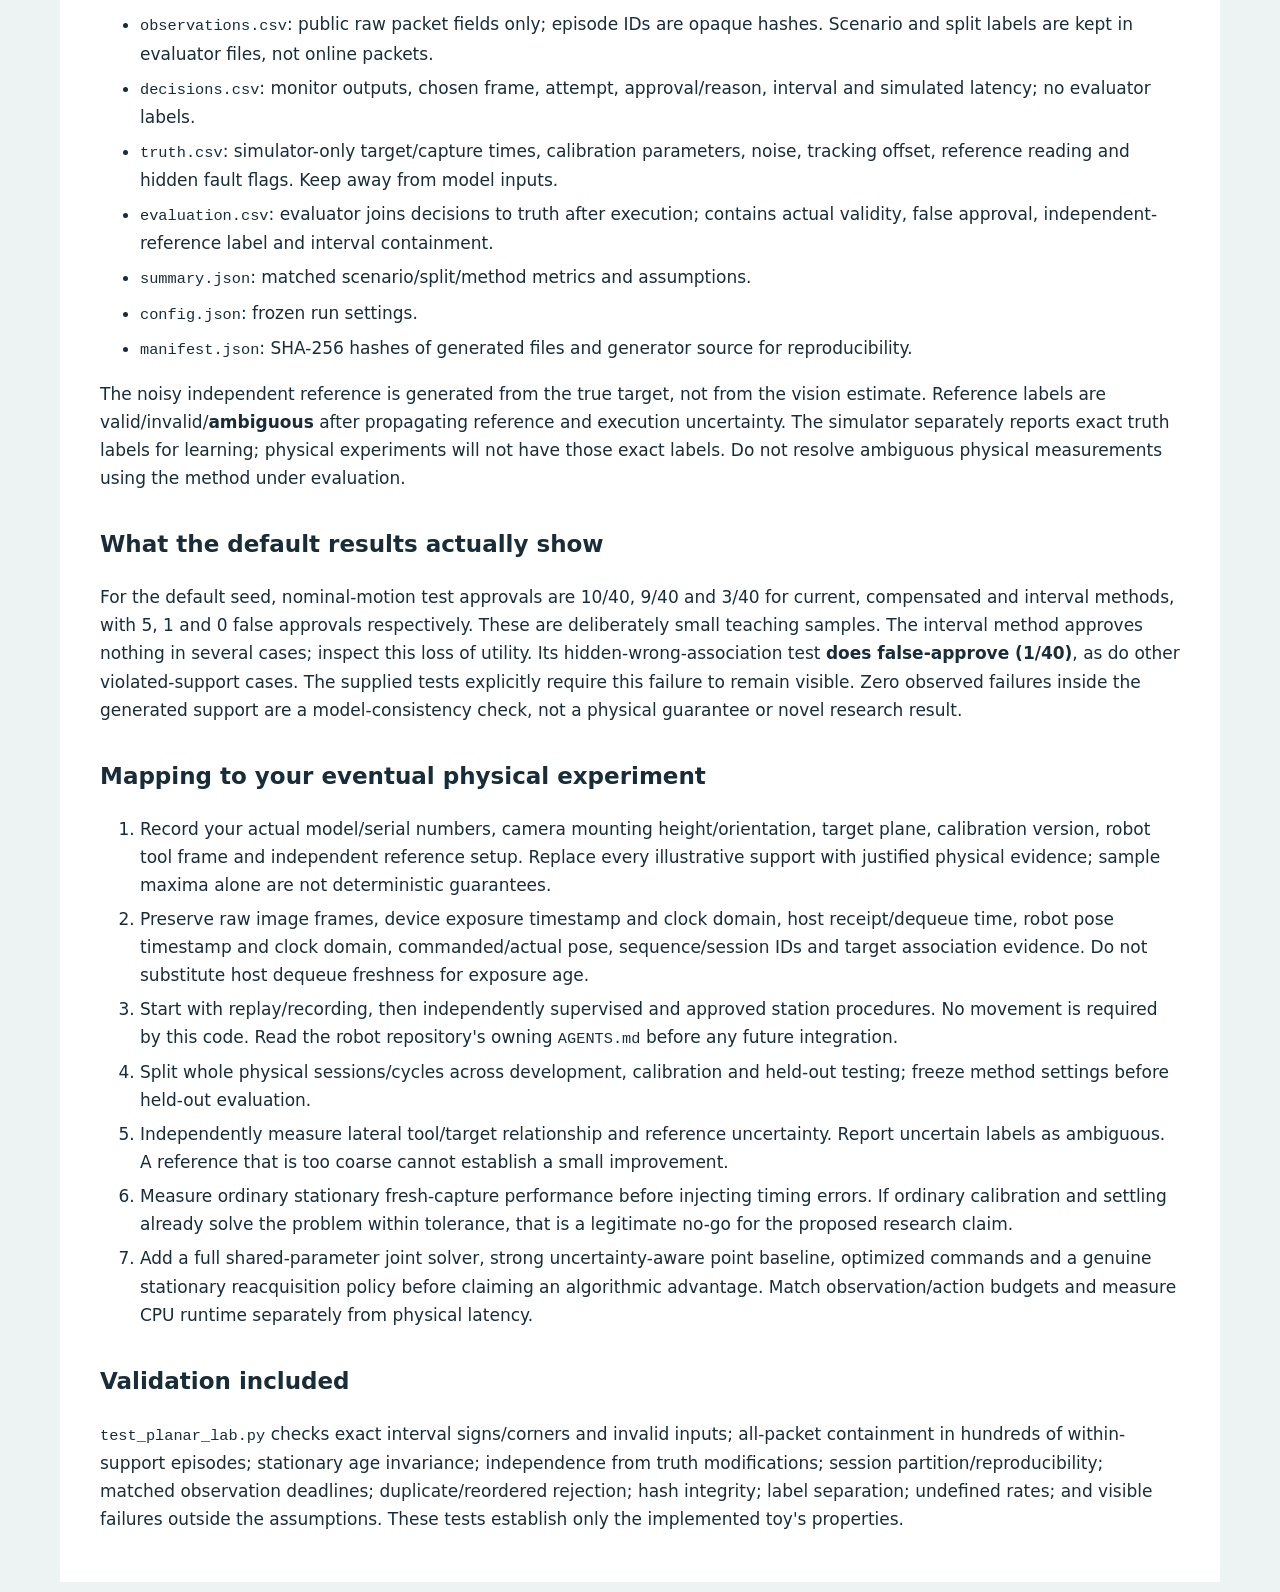
<file: simulation/README.html>
<!doctype html><html lang="en"><head><meta charset="utf-8"><meta name="viewport" content="width=device-width,initial-scale=1"><title>Offline planar observation simulation</title><style>body{font:17px/1.65 system-ui,sans-serif;background:#edf2f3;color:#182d37;margin:0}main{max-width:1080px;margin:28px auto;background:white;padding:32px 40px}a{color:#155f91;overflow-wrap:anywhere}h1{font-size:30px;line-height:1.25}h2{font-size:23px;margin-top:34px}h3{font-size:19px}table{border-collapse:collapse;width:100%;font-size:14px}td,th{padding:10px;border:1px solid #d8e1e3;text-align:left;vertical-align:top}th{background:#edf3f4}.table-wrap,pre{overflow-x:auto}pre{padding:18px;background:#eff3f4;font-size:13px;line-height:1.5}code{font-family:ui-monospace,monospace;font-size:.9em}li{margin:6px 0}nav{display:flex;flex-wrap:wrap;gap:18px;margin-bottom:28px}blockquote{border-left:3px solid #155f91;padding-left:18px}@media(max-width:700px){main{margin:0;padding:22px 16px}h1{font-size:26px}}</style></head><body><main><nav><a href="scene3d/index.html">3D Studio</a><a href="../starter_pack/16_Week_Plan.html">Weekday study plan</a></nav><h1 id="offline-planar-observation-simulation">Offline planar observation simulation</h1><p>This lab is a runnable <strong>measurement-and-decision simulator</strong>, not a robot digital twin. It teaches how a stationary planar target can be mislocalized when camera coordinates are combined with the wrong robot pose, clock mapping or geometric calibration. It runs with Python 3.9+ and its standard library. There are no robot SDKs, cameras, network requests, external packages or hardware actions.</p><h2 id="start-here">Start here</h2><p>From Terminal:</p><pre><code>cd path/to/your/repository
python3 simulation/planar_lab.py --output simulation/generated
python3 -m unittest discover -s simulation -v</code></pre><p>The supplied run contains 768 complete independent simulated episodes: 12 scenarios, each with 12 training, 12 calibration and 40 test episodes. Each method receives identical raw packets and clock/metadata information. Camera frames inside an episode stay in one split. Baselines and deterministic supports are frozen analytical teaching assumptions; <strong>training/calibration data are reserved practice partitions and are not used to fit or certify the bounds</strong>. Do not describe them as a calibrated learned model.</p><p>To explore your own configuration, copy <code>default_config.json</code>, change one field, and run:</p><pre><code>python3 simulation/planar_lab.py --config simulation/default_config.json --seed 17 --output simulation/practice_seed17</code></pre><p>Use a new output folder for a new experiment; reusing a folder replaces that folder&#x27;s generated files. Do not change test settings after viewing failures and then call the same test set held out. Keep an untouched seed/session for final evaluation.</p><h2 id="exact-model-and-units">Exact model and units</h2><p>Every spatial coordinate is millimetres, velocity is mm/s, time is seconds and scale is a dimensionless fraction. ppm means parts per million. The target <code>p=(px,py)</code> is stationary. Nominal camera translation is <code>r(t)=v*(t-origin)</code> in each axis. Its raw local metric feature is:</p><pre><code>raw = (p-r(capture))*(1+scale) + bias + noise
camera_stamp = capture*(1+clock_drift) + nominal_offset + offset_error
host_receive = capture + transport_delay</code></pre><p>The monitor gets the raw feature, receipt time, camera stamp, nominal trajectory and reported marker ID. It never receives true capture time, true scale, true bias, actual target, injected-fault flag or the reference label. It forms a capture-time interval using the frozen clock mapping support and causal receipt time. Its exact per-frame independent-box target enclosure is:</p><pre><code>p = (raw-bias-noise)/(1+scale) + v*(decision-origin-age)</code></pre><p>Enumerating box corners is exact for this restricted scalar fractional/affine expression with positive denominator. The x/y Cartesian product is a conservative <strong>single-frame independent-box baseline</strong>. It does not preserve cross-frame shared-parameter correlations. It is not the proposed dissertation algorithm or a full joint feasible-set solver. There is no pixel image rendering, yaw, perspective, nonlinear camera distortion, image detector, robot joint dynamics or contact model.</p><p>The fixed nominal command is <code>(100,100)</code> mm and the success criterion is a square with <strong>3 mm tolerance per axis</strong>, not a radial 3 mm circle. A bounded constant execution offset of at most 0.15 mm per axis covers the entire 80 ms synthetic action. Actual robot residual motion, vertical descent, collision, suction, contact and attachment success are not simulated. The fixed command comparison is a lesson; an optimized-command baseline is required for research claims.</p><h2 id="compared-methods-and-equal-budgets">Compared methods and equal budgets</h2><ol><li><code>current_measurement</code>: combine raw feature with the current nominal camera pose; threshold the resulting point.</li><li><code>age_compensated_point</code>: compensate that point using the midpoint age estimate; threshold the result.</li><li><code>bounded_interval</code>: contain the full declared target interval plus execution-error bound inside the fixed tolerance square.</li></ol><p>All methods have common receipt/ID/sequence guards, decision opportunities at 140, 200 and 260 ms, the same packets and the same final deadline. First approval terminates that method. A rejection can wait for another already scheduled observation; there is <strong>no extra private reacquisition budget</strong>. Mean decision latency is simulated waiting time, not measured CPU runtime, hardware cycle time or action completion time. Add 80 ms for the simple synthetic action duration after approval. No method physically stops the camera or requests a new sensor action. The stationary scenario is the zero-motion null test; it is not a separate stop-and-fresh policy.</p><p>If no method approves, false approvals per approval is <code>null</code>, not zero. Always refusing to act is not evidence of useful performance.</p><h2 id="fault-matrix-and-data-generation">Fault matrix and data generation</h2><p><code>scenario_matrix.json</code> lists each case. Default bounded supports: bias ±0.6 mm; scale ±0.002; feature noise ±0.1 mm; camera offset uncertainty ±3 ms; drift ±25 ppm; independent target-reference noise ±0.05 mm. These are illustrative values, not measured properties of your OAK/Lite 6 station.</p><div class="table-wrap"><table><tr><th>Scenario</th><th>How it is generated</th><th>What to learn</th></tr><tr><td>Nominal motion</td><td>Constant velocity from {-120,-60,0,60,120} mm/s in x and {-60,0,60} in y; delay 15–50 ms</td><td>Age and spatial error interact</td></tr><tr><td>Stationary null</td><td>Set both velocities to zero</td><td>Age alone creates no displacement in a static scene; geometric ambiguity remains</td></tr><tr><td>Delay/jitter</td><td>Per-frame transport delay 15–110 ms</td><td>Waiting cost and stale-frame guard</td></tr><tr><td>Drop/duplicate/reorder</td><td>Same variable delay; drop probability 0.25; even frames can be retransmitted 55 ms later</td><td>Monotonic sequence guards prevent rollback; loss reduces evidence</td></tr><tr><td>Clock bounds edge</td><td>Offset error +3 ms; drift +25 ppm</td><td>Correct unit/clock handling at a declared boundary</td></tr><tr><td>Calibration bounds edge</td><td>Bias (+0.6,-0.6) mm; scale (+0.002,-0.002)</td><td>Spatial uncertainty can consume tolerance even when timing is good</td></tr><tr><td>Observable wrong ID</td><td>Feature from a target displaced (+5,-5) mm; reports <code>distractor</code></td><td>Observable identity checks reject it</td></tr><tr><td>Hidden wrong association</td><td>Same displaced feature; falsely reports expected ID</td><td>A monitor cannot use simulator truth to catch an unobserved fault</td></tr><tr><td>Wrong clock bounds</td><td>Offset error -50 ms and drift -300 ppm</td><td>A wrong mapping can invalidate an age enclosure</td></tr><tr><td>Wrong calibration bounds</td><td>Bias (+4,-4) mm</td><td>Declared bounds need independent physical justification</td></tr><tr><td>Noise outlier</td><td>Even frames receive (+3.5,-3.5) mm noise</td><td>A deterministic bounded-noise contract can fail</td></tr><tr><td>Unmodelled acceleration</td><td>Add ±1200×relative_capture² mm to raw features</td><td>Synthetic unmodelled trajectory/telemetry error violates the constant-velocity model; no true robot dynamics are inferred</td></tr></table></div><p>Changing bound settings changes normal generator support; stress magnitudes are at least the listed amounts and increase if needed to remain out of bounds. Marker association errors are metadata/data faults, not a justification for moving a real robot toward the wrong object. Physical faults should first be injected into copied offline logs. Keep ordinary unmodified real trials as a separate dataset; extreme injected cases do not establish everyday practical relevance.</p><h2 id="files-and-the-truth-barrier">Files and the truth barrier</h2><ul><li><code>observations.csv</code>: public raw packet fields only; episode IDs are opaque hashes. Scenario and split labels are kept in evaluator files, not online packets.</li><li><code>decisions.csv</code>: monitor outputs, chosen frame, attempt, approval/reason, interval and simulated latency; no evaluator labels.</li><li><code>truth.csv</code>: simulator-only target/capture times, calibration parameters, noise, tracking offset, reference reading and hidden fault flags. Keep away from model inputs.</li><li><code>evaluation.csv</code>: evaluator joins decisions to truth after execution; contains actual validity, false approval, independent-reference label and interval containment.</li><li><code>summary.json</code>: matched scenario/split/method metrics and assumptions.</li><li><code>config.json</code>: frozen run settings.</li><li><code>manifest.json</code>: SHA-256 hashes of generated files and generator source for reproducibility.</li></ul><p>The noisy independent reference is generated from the true target, not from the vision estimate. Reference labels are valid/invalid/<strong>ambiguous</strong> after propagating reference and execution uncertainty. The simulator separately reports exact truth labels for learning; physical experiments will not have those exact labels. Do not resolve ambiguous physical measurements using the method under evaluation.</p><h2 id="what-the-default-results-actually-show">What the default results actually show</h2><p>For the default seed, nominal-motion test approvals are 10/40, 9/40 and 3/40 for current, compensated and interval methods, with 5, 1 and 0 false approvals respectively. These are deliberately small teaching samples. The interval method approves nothing in several cases; inspect this loss of utility. Its hidden-wrong-association test <strong>does false-approve (1/40)</strong>, as do other violated-support cases. The supplied tests explicitly require this failure to remain visible. Zero observed failures inside the generated support are a model-consistency check, not a physical guarantee or novel research result.</p><h2 id="mapping-to-your-eventual-physical-experiment">Mapping to your eventual physical experiment</h2><ol><li>Record your actual model/serial numbers, camera mounting height/orientation, target plane, calibration version, robot tool frame and independent reference setup. Replace every illustrative support with justified physical evidence; sample maxima alone are not deterministic guarantees.</li><li>Preserve raw image frames, device exposure timestamp and clock domain, host receipt/dequeue time, robot pose timestamp and clock domain, commanded/actual pose, sequence/session IDs and target association evidence. Do not substitute host dequeue freshness for exposure age.</li><li>Start with replay/recording, then independently supervised and approved station procedures. No movement is required by this code. Read the robot repository&#x27;s owning <code>AGENTS.md</code> before any future integration.</li><li>Split whole physical sessions/cycles across development, calibration and held-out testing; freeze method settings before held-out evaluation.</li><li>Independently measure lateral tool/target relationship and reference uncertainty. Report uncertain labels as ambiguous. A reference that is too coarse cannot establish a small improvement.</li><li>Measure ordinary stationary fresh-capture performance before injecting timing errors. If ordinary calibration and settling already solve the problem within tolerance, that is a legitimate no-go for the proposed research claim.</li><li>Add a full shared-parameter joint solver, strong uncertainty-aware point baseline, optimized commands and a genuine stationary reacquisition policy before claiming an algorithmic advantage. Match observation/action budgets and measure CPU runtime separately from physical latency.</li></ol><h2 id="validation-included">Validation included</h2><p><code>test_planar_lab.py</code> checks exact interval signs/corners and invalid inputs; all-packet containment in hundreds of within-support episodes; stationary age invariance; independence from truth modifications; session partition/reproducibility; matched observation deadlines; duplicate/reordered rejection; hash integrity; label separation; undefined rates; and visible failures outside the assumptions. These tests establish only the implemented toy&#x27;s properties.</p></main></body></html>
</file>
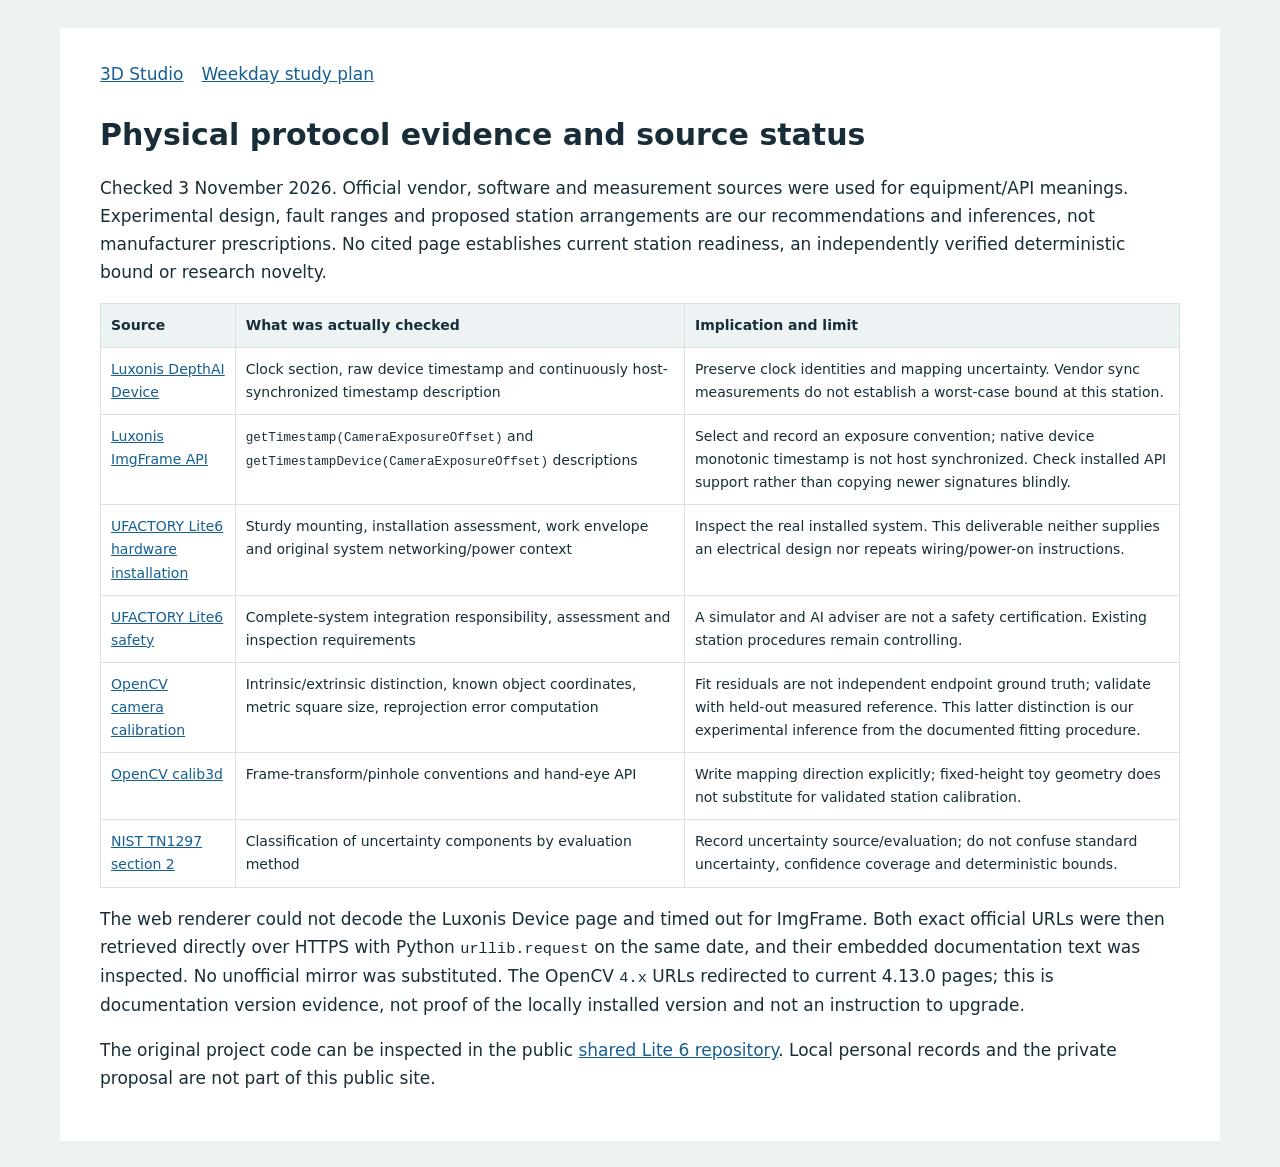
<file: simulation/SOURCES.html>
<!doctype html><html lang="en"><head><meta charset="utf-8"><meta name="viewport" content="width=device-width,initial-scale=1"><title>Physical protocol evidence and source status</title><style>body{font:17px/1.65 system-ui,sans-serif;background:#edf2f3;color:#182d37;margin:0}main{max-width:1080px;margin:28px auto;background:white;padding:32px 40px}a{color:#155f91;overflow-wrap:anywhere}h1{font-size:30px;line-height:1.25}h2{font-size:23px;margin-top:34px}h3{font-size:19px}table{border-collapse:collapse;width:100%;font-size:14px}td,th{padding:10px;border:1px solid #d8e1e3;text-align:left;vertical-align:top}th{background:#edf3f4}.table-wrap,pre{overflow-x:auto}pre{padding:18px;background:#eff3f4;font-size:13px;line-height:1.5}code{font-family:ui-monospace,monospace;font-size:.9em}li{margin:6px 0}nav{display:flex;flex-wrap:wrap;gap:18px;margin-bottom:28px}blockquote{border-left:3px solid #155f91;padding-left:18px}@media(max-width:700px){main{margin:0;padding:22px 16px}h1{font-size:26px}}</style></head><body><main><nav><a href="scene3d/index.html">3D Studio</a><a href="../starter_pack/16_Week_Plan.html">Weekday study plan</a></nav><h1 id="physical-protocol-evidence-and-source-status">Physical protocol evidence and source status</h1><p>Checked 3 November 2026. Official vendor, software and measurement sources were used for equipment/API meanings. Experimental design, fault ranges and proposed station arrangements are our recommendations and inferences, not manufacturer prescriptions. No cited page establishes current station readiness, an independently verified deterministic bound or research novelty.</p><div class="table-wrap"><table><tr><th>Source</th><th>What was actually checked</th><th>Implication and limit</th></tr><tr><td><a href="https://docs.luxonis.com/software-v3/depthai/depthai-components/device">Luxonis DepthAI Device</a></td><td>Clock section, raw device timestamp and continuously host-synchronized timestamp description</td><td>Preserve clock identities and mapping uncertainty. Vendor sync measurements do not establish a worst-case bound at this station.</td></tr><tr><td><a href="https://docs.luxonis.com/software-v3/depthai/depthai-components/messages/img_frame">Luxonis ImgFrame API</a></td><td><code>getTimestamp(CameraExposureOffset)</code> and <code>getTimestampDevice(CameraExposureOffset)</code> descriptions</td><td>Select and record an exposure convention; native device monotonic timestamp is not host synchronized. Check installed API support rather than copying newer signatures blindly.</td></tr><tr><td><a href="https://docs.lite6.ufactory.cc/2.hardware_installation.html">UFACTORY Lite6 hardware installation</a></td><td>Sturdy mounting, installation assessment, work envelope and original system networking/power context</td><td>Inspect the real installed system. This deliverable neither supplies an electrical design nor repeats wiring/power-on instructions.</td></tr><tr><td><a href="https://docs.lite6.ufactory.cc/1.safety.html">UFACTORY Lite6 safety</a></td><td>Complete-system integration responsibility, assessment and inspection requirements</td><td>A simulator and AI adviser are not a safety certification. Existing station procedures remain controlling.</td></tr><tr><td><a href="https://docs.opencv.org/4.x/dc/dbb/tutorial_py_calibration.html">OpenCV camera calibration</a></td><td>Intrinsic/extrinsic distinction, known object coordinates, metric square size, reprojection error computation</td><td>Fit residuals are not independent endpoint ground truth; validate with held-out measured reference. This latter distinction is our experimental inference from the documented fitting procedure.</td></tr><tr><td><a href="https://docs.opencv.org/4.x/d9/d0c/group__calib3d.html">OpenCV calib3d</a></td><td>Frame-transform/pinhole conventions and hand-eye API</td><td>Write mapping direction explicitly; fixed-height toy geometry does not substitute for validated station calibration.</td></tr><tr><td><a href="https://www.nist.gov/pml/nist-technical-note-1297/nist-tn-1297-2-classification-components-uncertainty">NIST TN1297 section 2</a></td><td>Classification of uncertainty components by evaluation method</td><td>Record uncertainty source/evaluation; do not confuse standard uncertainty, confidence coverage and deterministic bounds.</td></tr></table></div><p>The web renderer could not decode the Luxonis Device page and timed out for ImgFrame. Both exact official URLs were then retrieved directly over HTTPS with Python <code>urllib.request</code> on the same date, and their embedded documentation text was inspected. No unofficial mirror was substituted. The OpenCV <code>4.x</code> URLs redirected to current 4.13.0 pages; this is documentation version evidence, not proof of the locally installed version and not an instruction to upgrade.</p><p>The original project code can be inspected in the public <a href="https://github.com/Trylen22/lite6-lab-control">shared Lite 6 repository</a>. Local personal records and the private proposal are not part of this public site.</p></main></body></html>
</file>
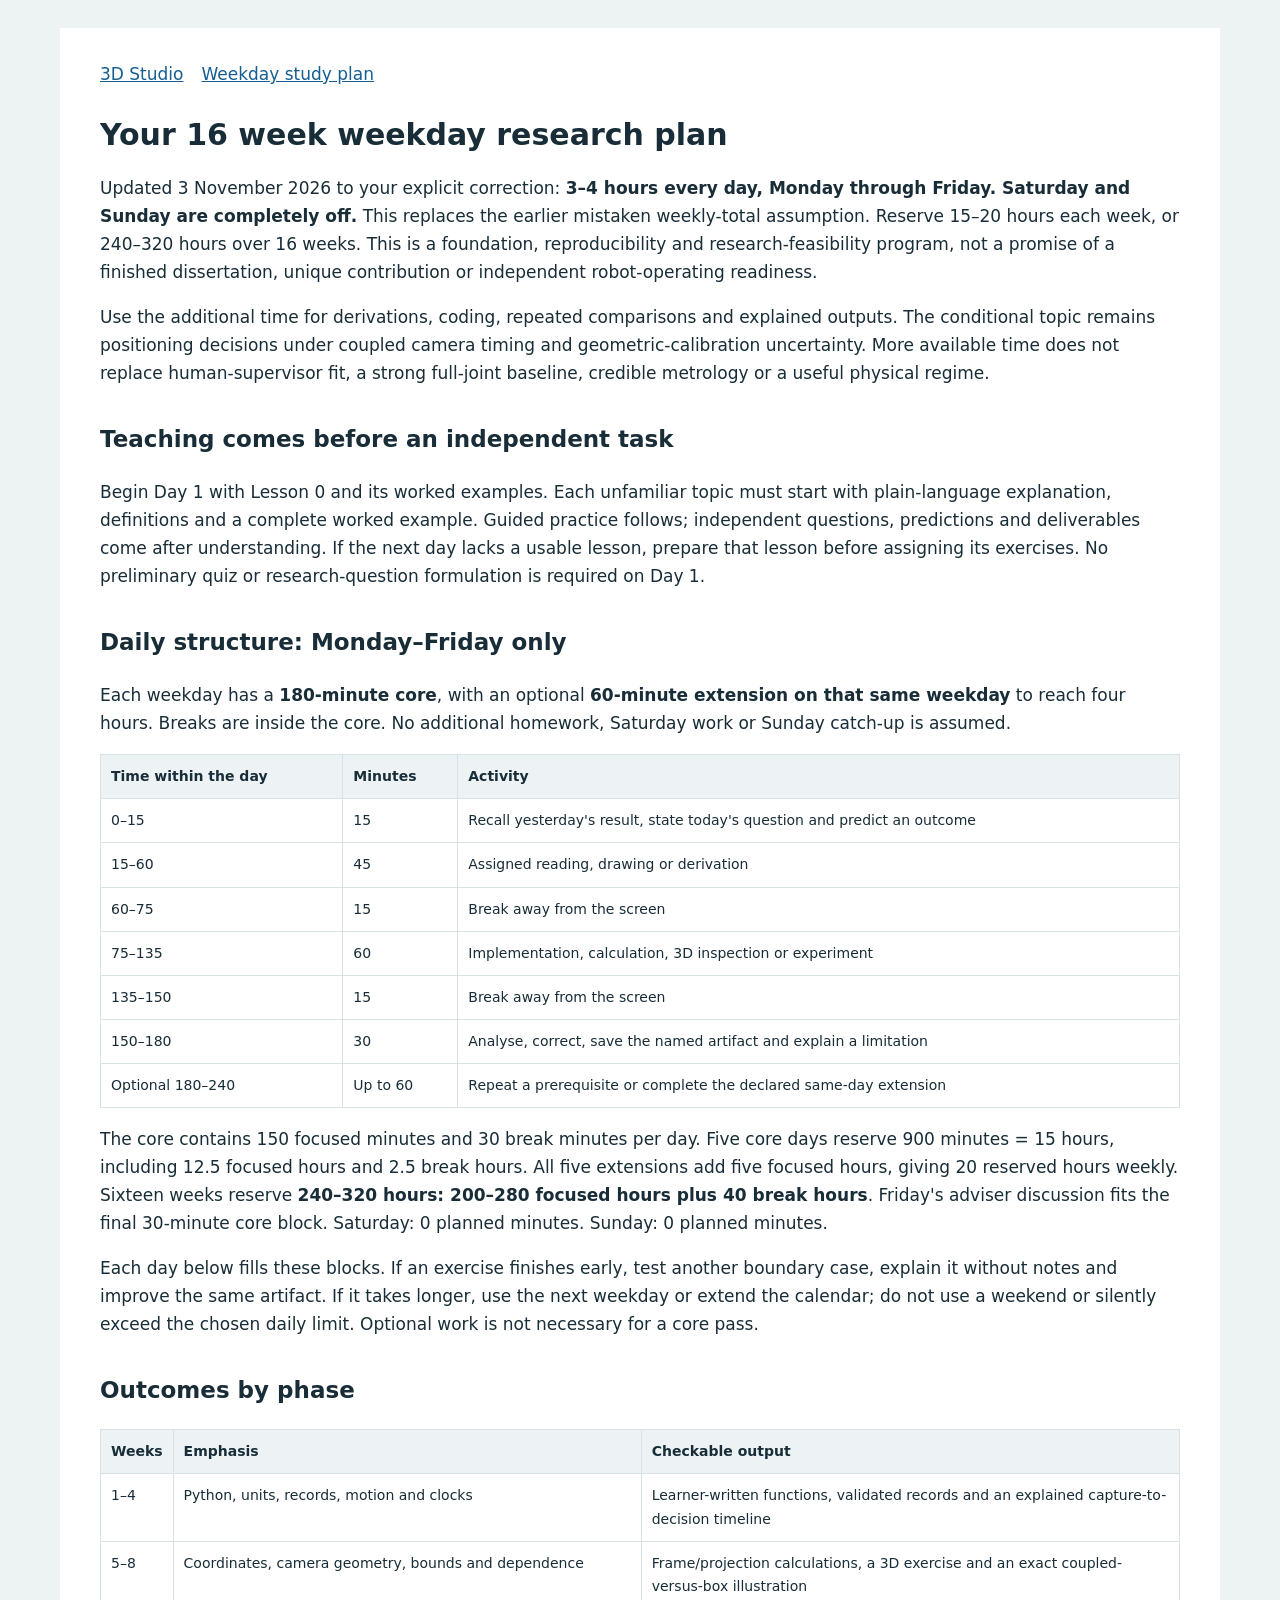
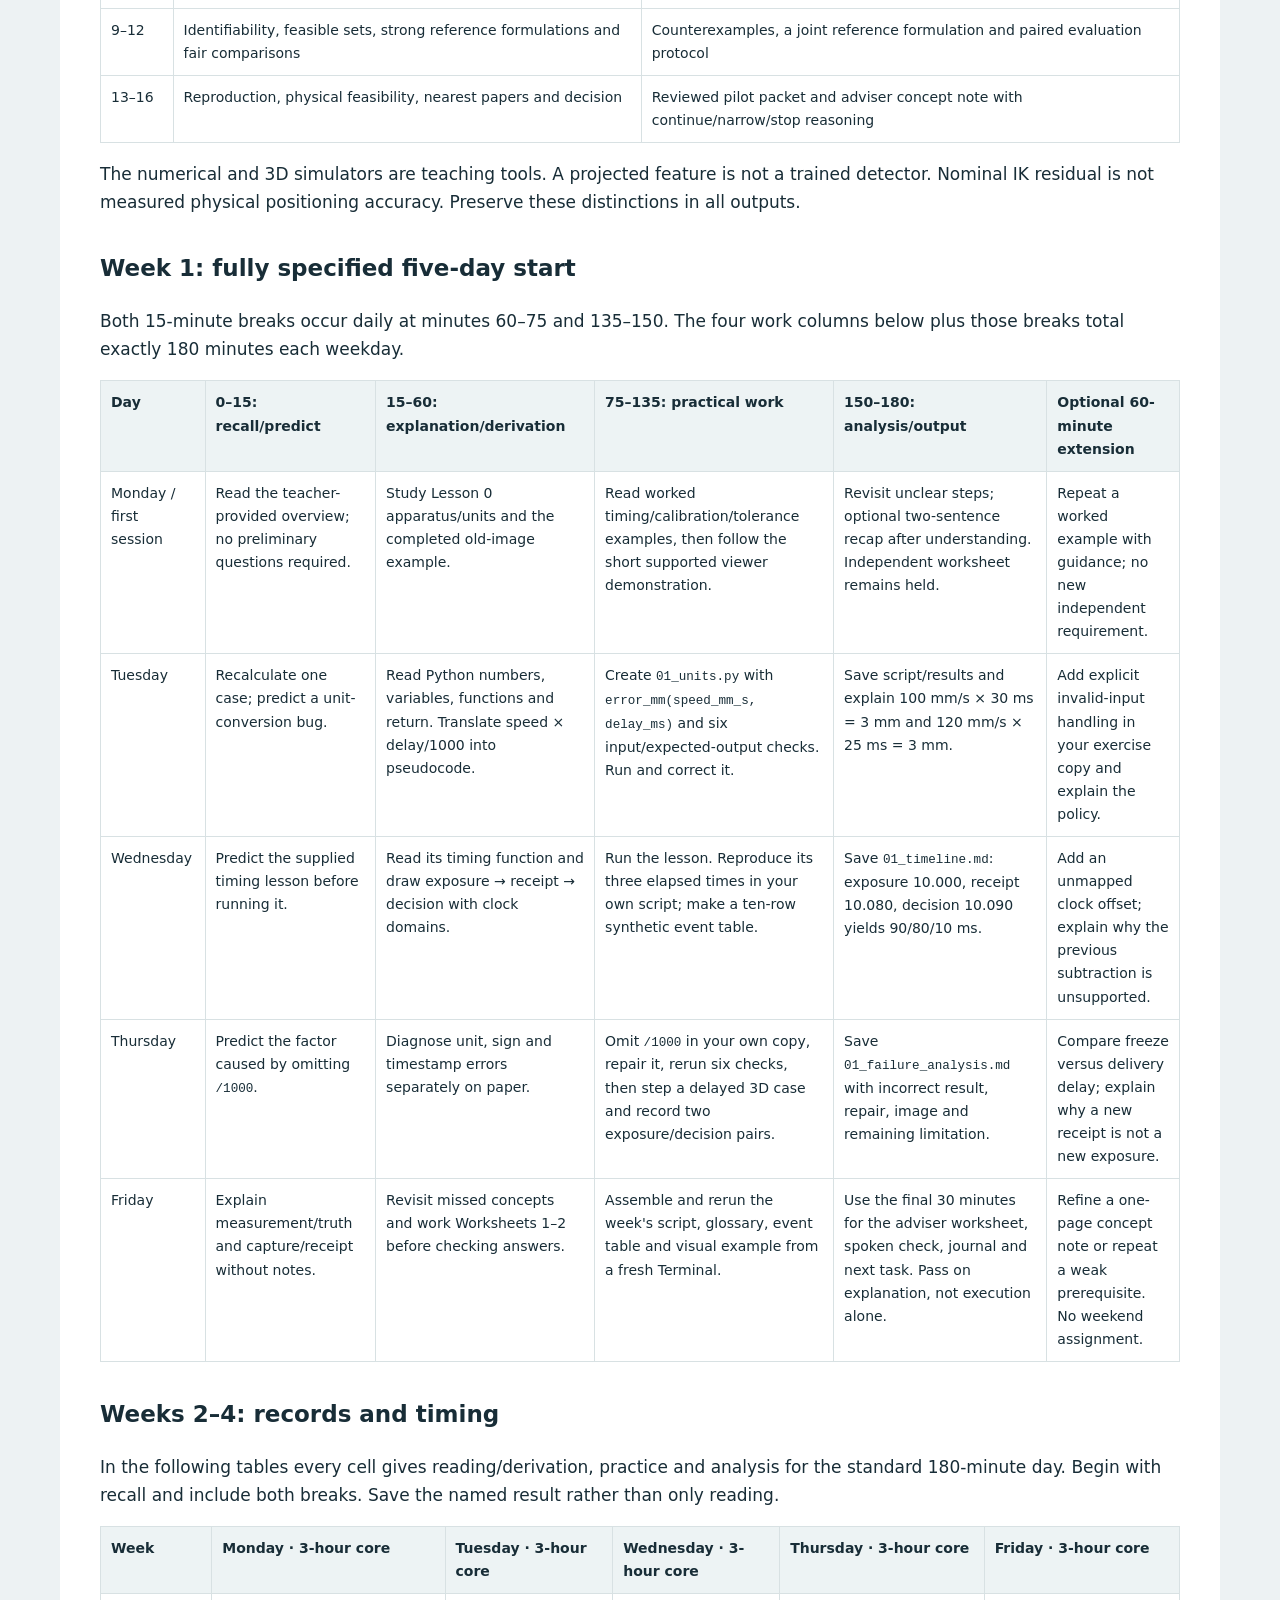
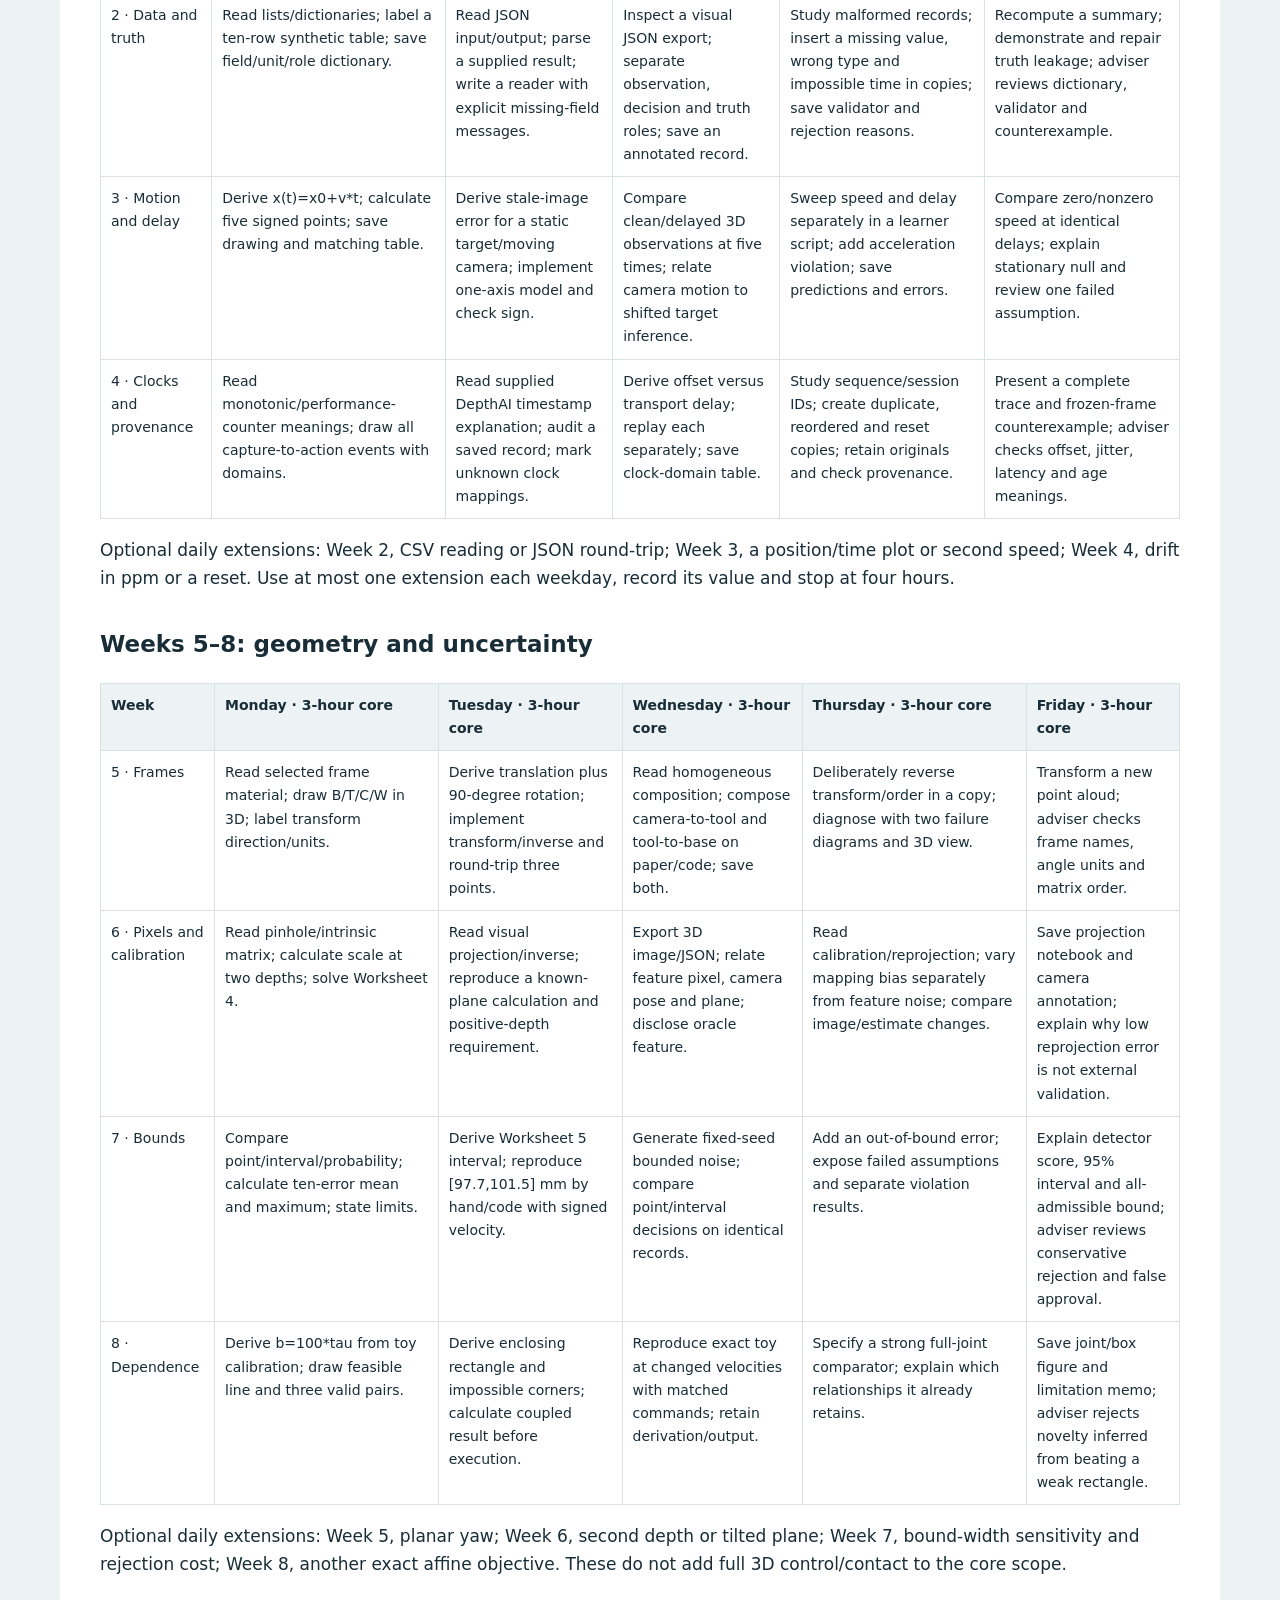
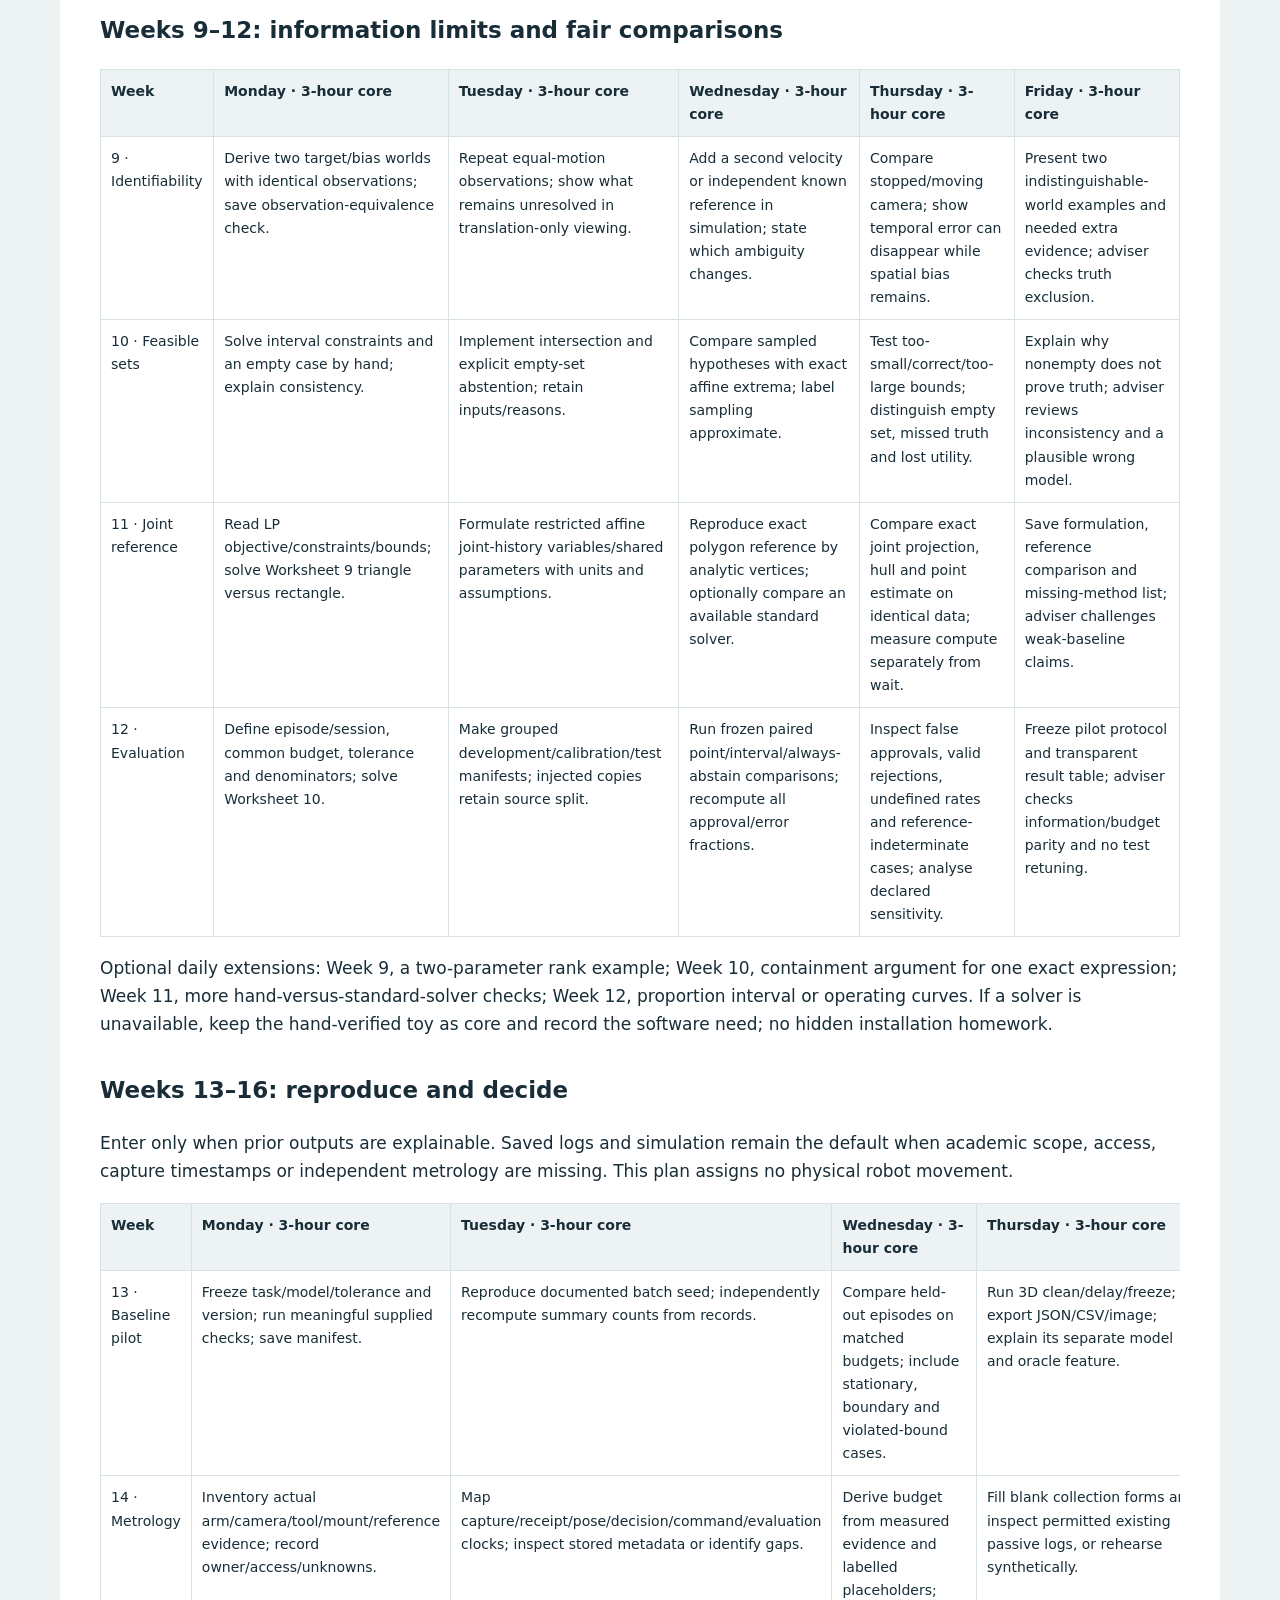
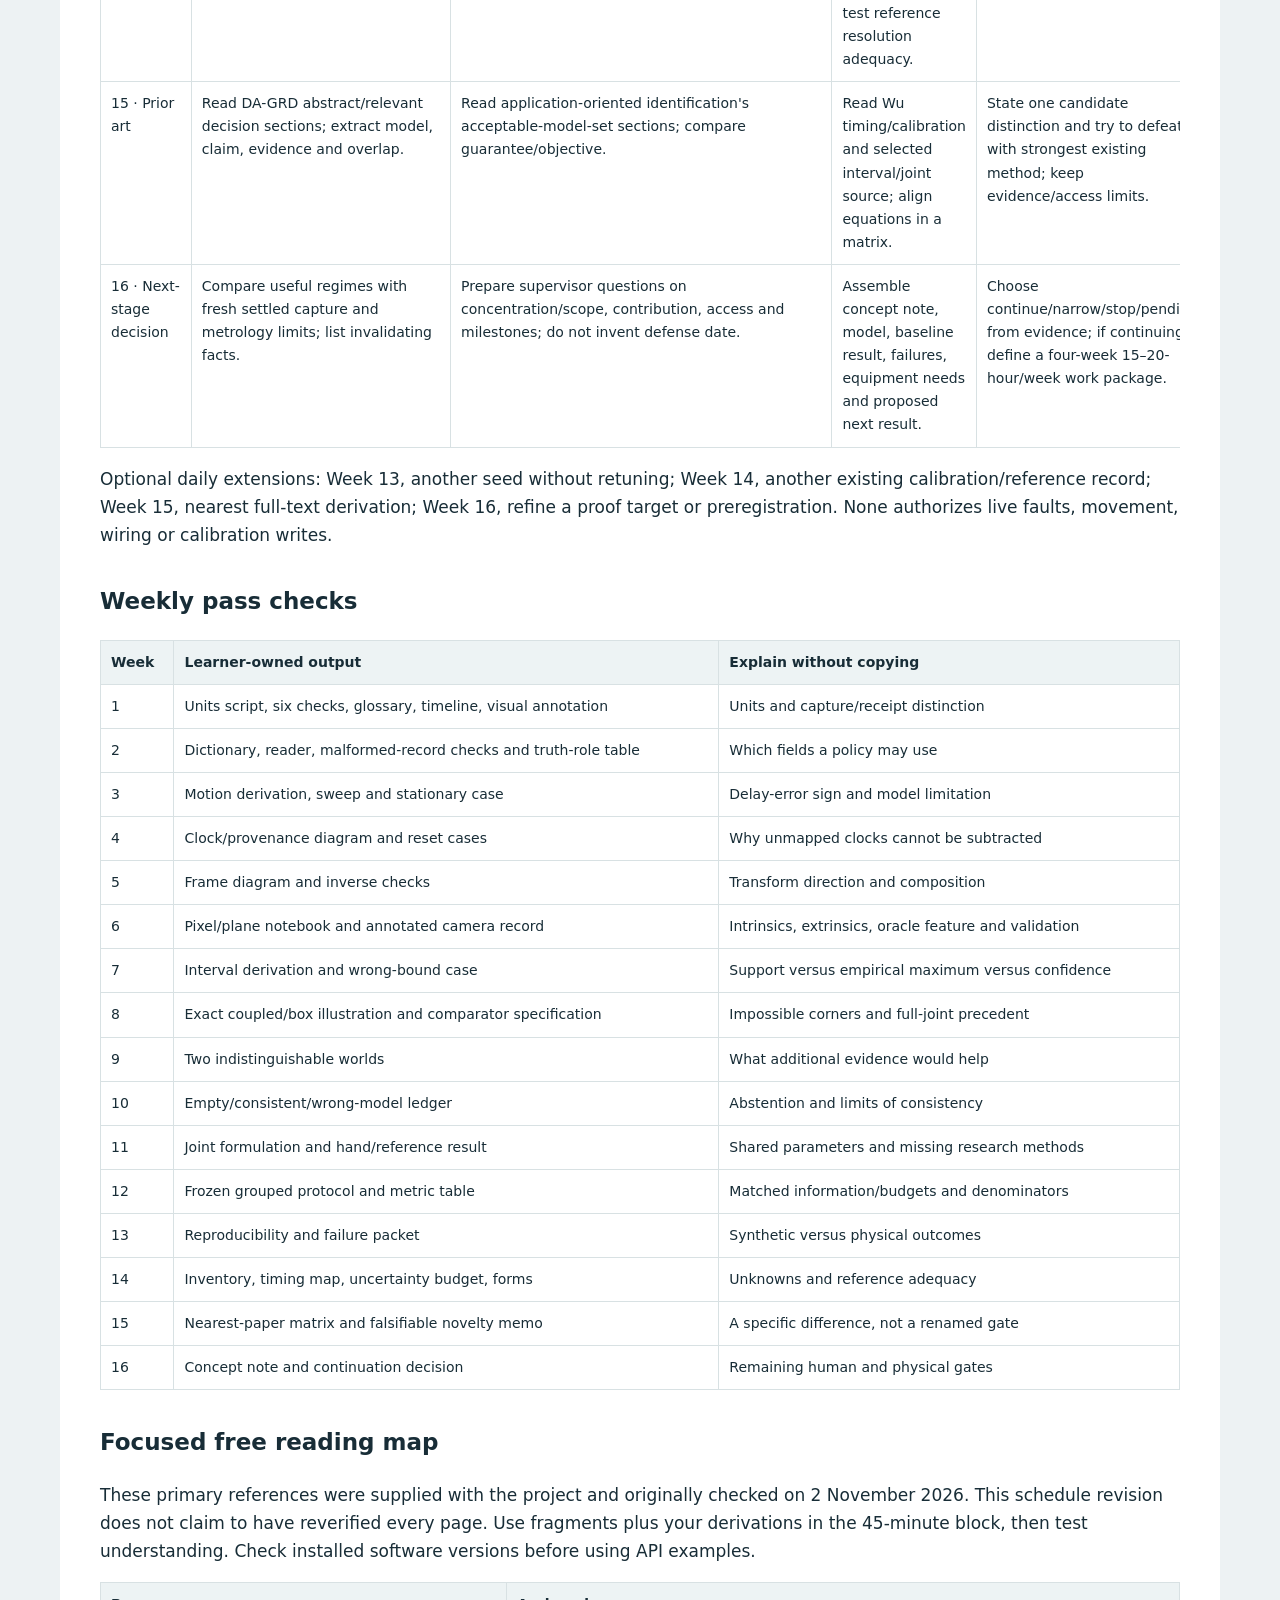
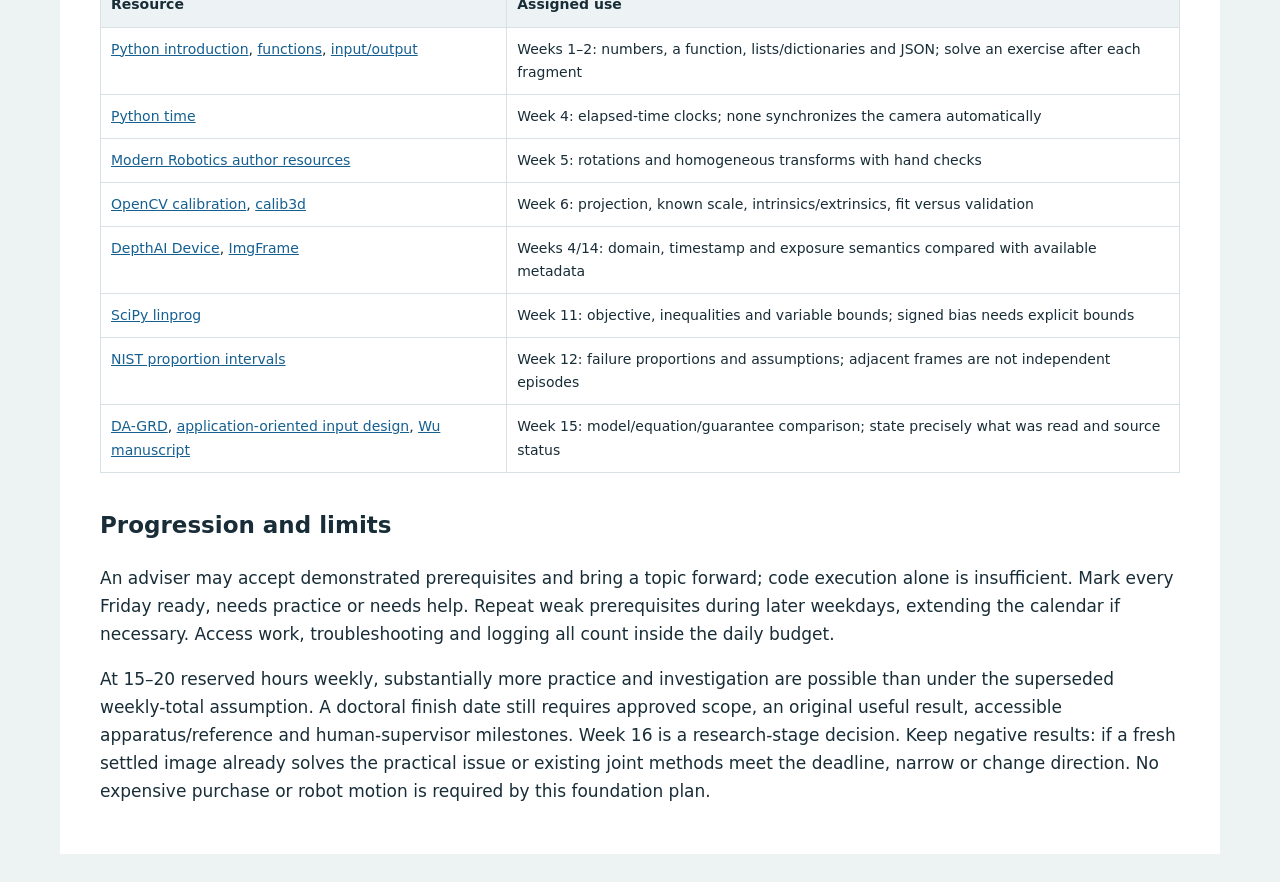
<file: starter_pack/16_Week_Plan.html>
<!doctype html><html lang="en"><head><meta charset="utf-8"><meta name="viewport" content="width=device-width,initial-scale=1"><title>Your 16 week weekday research plan</title><style>body{font:17px/1.65 system-ui,sans-serif;background:#edf2f3;color:#182d37;margin:0}main{max-width:1080px;margin:28px auto;background:white;padding:32px 40px}a{color:#155f91;overflow-wrap:anywhere}h1{font-size:30px;line-height:1.25}h2{font-size:23px;margin-top:34px}h3{font-size:19px}table{border-collapse:collapse;width:100%;font-size:14px}td,th{padding:10px;border:1px solid #d8e1e3;text-align:left;vertical-align:top}th{background:#edf3f4}.table-wrap,pre{overflow-x:auto}pre{padding:18px;background:#eff3f4;font-size:13px;line-height:1.5}code{font-family:ui-monospace,monospace;font-size:.9em}li{margin:6px 0}nav{display:flex;flex-wrap:wrap;gap:18px;margin-bottom:28px}blockquote{border-left:3px solid #155f91;padding-left:18px}@media(max-width:700px){main{margin:0;padding:22px 16px}h1{font-size:26px}}</style></head><body><main><nav><a href="../simulation/scene3d/index.html">3D Studio</a><a href="16_Week_Plan.html">Weekday study plan</a></nav><h1 id="your-16-week-weekday-research-plan">Your 16 week weekday research plan</h1><p>Updated 3 November 2026 to your explicit correction: <strong>3–4 hours every day, Monday through Friday. Saturday and Sunday are completely off.</strong> This replaces the earlier mistaken weekly-total assumption. Reserve 15–20 hours each week, or 240–320 hours over 16 weeks. This is a foundation, reproducibility and research-feasibility program, not a promise of a finished dissertation, unique contribution or independent robot-operating readiness.</p><p>Use the additional time for derivations, coding, repeated comparisons and explained outputs. The conditional topic remains positioning decisions under coupled camera timing and geometric-calibration uncertainty. More available time does not replace human-supervisor fit, a strong full-joint baseline, credible metrology or a useful physical regime.</p><h2 id="teaching-comes-before-an-independent-task">Teaching comes before an independent task</h2><p>Begin Day 1 with Lesson 0 and its worked examples. Each unfamiliar topic must start with plain-language explanation, definitions and a complete worked example. Guided practice follows; independent questions, predictions and deliverables come after understanding. If the next day lacks a usable lesson, prepare that lesson before assigning its exercises. No preliminary quiz or research-question formulation is required on Day 1.</p><h2 id="daily-structure-monday-friday-only">Daily structure: Monday–Friday only</h2><p>Each weekday has a <strong>180-minute core</strong>, with an optional <strong>60-minute extension on that same weekday</strong> to reach four hours. Breaks are inside the core. No additional homework, Saturday work or Sunday catch-up is assumed.</p><div class="table-wrap"><table><tr><th>Time within the day</th><th>Minutes</th><th>Activity</th></tr><tr><td>0–15</td><td>15</td><td>Recall yesterday&#x27;s result, state today&#x27;s question and predict an outcome</td></tr><tr><td>15–60</td><td>45</td><td>Assigned reading, drawing or derivation</td></tr><tr><td>60–75</td><td>15</td><td>Break away from the screen</td></tr><tr><td>75–135</td><td>60</td><td>Implementation, calculation, 3D inspection or experiment</td></tr><tr><td>135–150</td><td>15</td><td>Break away from the screen</td></tr><tr><td>150–180</td><td>30</td><td>Analyse, correct, save the named artifact and explain a limitation</td></tr><tr><td>Optional 180–240</td><td>Up to 60</td><td>Repeat a prerequisite or complete the declared same-day extension</td></tr></table></div><p>The core contains 150 focused minutes and 30 break minutes per day. Five core days reserve 900 minutes = 15 hours, including 12.5 focused hours and 2.5 break hours. All five extensions add five focused hours, giving 20 reserved hours weekly. Sixteen weeks reserve <strong>240–320 hours: 200–280 focused hours plus 40 break hours</strong>. Friday&#x27;s adviser discussion fits the final 30-minute core block. Saturday: 0 planned minutes. Sunday: 0 planned minutes.</p><p>Each day below fills these blocks. If an exercise finishes early, test another boundary case, explain it without notes and improve the same artifact. If it takes longer, use the next weekday or extend the calendar; do not use a weekend or silently exceed the chosen daily limit. Optional work is not necessary for a core pass.</p><h2 id="outcomes-by-phase">Outcomes by phase</h2><div class="table-wrap"><table><tr><th>Weeks</th><th>Emphasis</th><th>Checkable output</th></tr><tr><td>1–4</td><td>Python, units, records, motion and clocks</td><td>Learner-written functions, validated records and an explained capture-to-decision timeline</td></tr><tr><td>5–8</td><td>Coordinates, camera geometry, bounds and dependence</td><td>Frame/projection calculations, a 3D exercise and an exact coupled-versus-box illustration</td></tr><tr><td>9–12</td><td>Identifiability, feasible sets, strong reference formulations and fair comparisons</td><td>Counterexamples, a joint reference formulation and paired evaluation protocol</td></tr><tr><td>13–16</td><td>Reproduction, physical feasibility, nearest papers and decision</td><td>Reviewed pilot packet and adviser concept note with continue/narrow/stop reasoning</td></tr></table></div><p>The numerical and 3D simulators are teaching tools. A projected feature is not a trained detector. Nominal IK residual is not measured physical positioning accuracy. Preserve these distinctions in all outputs.</p><h2 id="week-1-fully-specified-five-day-start">Week 1: fully specified five-day start</h2><p>Both 15-minute breaks occur daily at minutes 60–75 and 135–150. The four work columns below plus those breaks total exactly 180 minutes each weekday.</p><div class="table-wrap"><table><tr><th>Day</th><th>0–15: recall/predict</th><th>15–60: explanation/derivation</th><th>75–135: practical work</th><th>150–180: analysis/output</th><th>Optional 60-minute extension</th></tr><tr><td>Monday / first session</td><td>Read the teacher-provided overview; no preliminary questions required.</td><td>Study Lesson 0 apparatus/units and the completed old-image example.</td><td>Read worked timing/calibration/tolerance examples, then follow the short supported viewer demonstration.</td><td>Revisit unclear steps; optional two-sentence recap after understanding. Independent worksheet remains held.</td><td>Repeat a worked example with guidance; no new independent requirement.</td></tr><tr><td>Tuesday</td><td>Recalculate one case; predict a unit-conversion bug.</td><td>Read Python numbers, variables, functions and return. Translate speed × delay/1000 into pseudocode.</td><td>Create <code>01_units.py</code> with <code>error_mm(speed_mm_s, delay_ms)</code> and six input/expected-output checks. Run and correct it.</td><td>Save script/results and explain 100 mm/s × 30 ms = 3 mm and 120 mm/s × 25 ms = 3 mm.</td><td>Add explicit invalid-input handling in your exercise copy and explain the policy.</td></tr><tr><td>Wednesday</td><td>Predict the supplied timing lesson before running it.</td><td>Read its timing function and draw exposure → receipt → decision with clock domains.</td><td>Run the lesson. Reproduce its three elapsed times in your own script; make a ten-row synthetic event table.</td><td>Save <code>01_timeline.md</code>: exposure 10.000, receipt 10.080, decision 10.090 yields 90/80/10 ms.</td><td>Add an unmapped clock offset; explain why the previous subtraction is unsupported.</td></tr><tr><td>Thursday</td><td>Predict the factor caused by omitting <code>/1000</code>.</td><td>Diagnose unit, sign and timestamp errors separately on paper.</td><td>Omit <code>/1000</code> in your own copy, repair it, rerun six checks, then step a delayed 3D case and record two exposure/decision pairs.</td><td>Save <code>01_failure_analysis.md</code> with incorrect result, repair, image and remaining limitation.</td><td>Compare freeze versus delivery delay; explain why a new receipt is not a new exposure.</td></tr><tr><td>Friday</td><td>Explain measurement/truth and capture/receipt without notes.</td><td>Revisit missed concepts and work Worksheets 1–2 before checking answers.</td><td>Assemble and rerun the week&#x27;s script, glossary, event table and visual example from a fresh Terminal.</td><td>Use the final 30 minutes for the adviser worksheet, spoken check, journal and next task. Pass on explanation, not execution alone.</td><td>Refine a one-page concept note or repeat a weak prerequisite. No weekend assignment.</td></tr></table></div><h2 id="weeks-2-4-records-and-timing">Weeks 2–4: records and timing</h2><p>In the following tables every cell gives reading/derivation, practice and analysis for the standard 180-minute day. Begin with recall and include both breaks. Save the named result rather than only reading.</p><div class="table-wrap"><table><tr><th>Week</th><th>Monday · 3-hour core</th><th>Tuesday · 3-hour core</th><th>Wednesday · 3-hour core</th><th>Thursday · 3-hour core</th><th>Friday · 3-hour core</th></tr><tr><td>2 · Data and truth</td><td>Read lists/dictionaries; label a ten-row synthetic table; save field/unit/role dictionary.</td><td>Read JSON input/output; parse a supplied result; write a reader with explicit missing-field messages.</td><td>Inspect a visual JSON export; separate observation, decision and truth roles; save an annotated record.</td><td>Study malformed records; insert a missing value, wrong type and impossible time in copies; save validator and rejection reasons.</td><td>Recompute a summary; demonstrate and repair truth leakage; adviser reviews dictionary, validator and counterexample.</td></tr><tr><td>3 · Motion and delay</td><td>Derive x(t)=x0+v*t; calculate five signed points; save drawing and matching table.</td><td>Derive stale-image error for a static target/moving camera; implement one-axis model and check sign.</td><td>Compare clean/delayed 3D observations at five times; relate camera motion to shifted target inference.</td><td>Sweep speed and delay separately in a learner script; add acceleration violation; save predictions and errors.</td><td>Compare zero/nonzero speed at identical delays; explain stationary null and review one failed assumption.</td></tr><tr><td>4 · Clocks and provenance</td><td>Read monotonic/performance-counter meanings; draw all capture-to-action events with domains.</td><td>Read supplied DepthAI timestamp explanation; audit a saved record; mark unknown clock mappings.</td><td>Derive offset versus transport delay; replay each separately; save clock-domain table.</td><td>Study sequence/session IDs; create duplicate, reordered and reset copies; retain originals and check provenance.</td><td>Present a complete trace and frozen-frame counterexample; adviser checks offset, jitter, latency and age meanings.</td></tr></table></div><p>Optional daily extensions: Week 2, CSV reading or JSON round-trip; Week 3, a position/time plot or second speed; Week 4, drift in ppm or a reset. Use at most one extension each weekday, record its value and stop at four hours.</p><h2 id="weeks-5-8-geometry-and-uncertainty">Weeks 5–8: geometry and uncertainty</h2><div class="table-wrap"><table><tr><th>Week</th><th>Monday · 3-hour core</th><th>Tuesday · 3-hour core</th><th>Wednesday · 3-hour core</th><th>Thursday · 3-hour core</th><th>Friday · 3-hour core</th></tr><tr><td>5 · Frames</td><td>Read selected frame material; draw B/T/C/W in 3D; label transform direction/units.</td><td>Derive translation plus 90-degree rotation; implement transform/inverse and round-trip three points.</td><td>Read homogeneous composition; compose camera-to-tool and tool-to-base on paper/code; save both.</td><td>Deliberately reverse transform/order in a copy; diagnose with two failure diagrams and 3D view.</td><td>Transform a new point aloud; adviser checks frame names, angle units and matrix order.</td></tr><tr><td>6 · Pixels and calibration</td><td>Read pinhole/intrinsic matrix; calculate scale at two depths; solve Worksheet 4.</td><td>Read visual projection/inverse; reproduce a known-plane calculation and positive-depth requirement.</td><td>Export 3D image/JSON; relate feature pixel, camera pose and plane; disclose oracle feature.</td><td>Read calibration/reprojection; vary mapping bias separately from feature noise; compare image/estimate changes.</td><td>Save projection notebook and camera annotation; explain why low reprojection error is not external validation.</td></tr><tr><td>7 · Bounds</td><td>Compare point/interval/probability; calculate ten-error mean and maximum; state limits.</td><td>Derive Worksheet 5 interval; reproduce [97.7,101.5] mm by hand/code with signed velocity.</td><td>Generate fixed-seed bounded noise; compare point/interval decisions on identical records.</td><td>Add an out-of-bound error; expose failed assumptions and separate violation results.</td><td>Explain detector score, 95% interval and all-admissible bound; adviser reviews conservative rejection and false approval.</td></tr><tr><td>8 · Dependence</td><td>Derive b=100*tau from toy calibration; draw feasible line and three valid pairs.</td><td>Derive enclosing rectangle and impossible corners; calculate coupled result before execution.</td><td>Reproduce exact toy at changed velocities with matched commands; retain derivation/output.</td><td>Specify a strong full-joint comparator; explain which relationships it already retains.</td><td>Save joint/box figure and limitation memo; adviser rejects novelty inferred from beating a weak rectangle.</td></tr></table></div><p>Optional daily extensions: Week 5, planar yaw; Week 6, second depth or tilted plane; Week 7, bound-width sensitivity and rejection cost; Week 8, another exact affine objective. These do not add full 3D control/contact to the core scope.</p><h2 id="weeks-9-12-information-limits-and-fair-comparisons">Weeks 9–12: information limits and fair comparisons</h2><div class="table-wrap"><table><tr><th>Week</th><th>Monday · 3-hour core</th><th>Tuesday · 3-hour core</th><th>Wednesday · 3-hour core</th><th>Thursday · 3-hour core</th><th>Friday · 3-hour core</th></tr><tr><td>9 · Identifiability</td><td>Derive two target/bias worlds with identical observations; save observation-equivalence check.</td><td>Repeat equal-motion observations; show what remains unresolved in translation-only viewing.</td><td>Add a second velocity or independent known reference in simulation; state which ambiguity changes.</td><td>Compare stopped/moving camera; show temporal error can disappear while spatial bias remains.</td><td>Present two indistinguishable-world examples and needed extra evidence; adviser checks truth exclusion.</td></tr><tr><td>10 · Feasible sets</td><td>Solve interval constraints and an empty case by hand; explain consistency.</td><td>Implement intersection and explicit empty-set abstention; retain inputs/reasons.</td><td>Compare sampled hypotheses with exact affine extrema; label sampling approximate.</td><td>Test too-small/correct/too-large bounds; distinguish empty set, missed truth and lost utility.</td><td>Explain why nonempty does not prove truth; adviser reviews inconsistency and a plausible wrong model.</td></tr><tr><td>11 · Joint reference</td><td>Read LP objective/constraints/bounds; solve Worksheet 9 triangle versus rectangle.</td><td>Formulate restricted affine joint-history variables/shared parameters with units and assumptions.</td><td>Reproduce exact polygon reference by analytic vertices; optionally compare an available standard solver.</td><td>Compare exact joint projection, hull and point estimate on identical data; measure compute separately from wait.</td><td>Save formulation, reference comparison and missing-method list; adviser challenges weak-baseline claims.</td></tr><tr><td>12 · Evaluation</td><td>Define episode/session, common budget, tolerance and denominators; solve Worksheet 10.</td><td>Make grouped development/calibration/test manifests; injected copies retain source split.</td><td>Run frozen paired point/interval/always-abstain comparisons; recompute all approval/error fractions.</td><td>Inspect false approvals, valid rejections, undefined rates and reference-indeterminate cases; analyse declared sensitivity.</td><td>Freeze pilot protocol and transparent result table; adviser checks information/budget parity and no test retuning.</td></tr></table></div><p>Optional daily extensions: Week 9, a two-parameter rank example; Week 10, containment argument for one exact expression; Week 11, more hand-versus-standard-solver checks; Week 12, proportion interval or operating curves. If a solver is unavailable, keep the hand-verified toy as core and record the software need; no hidden installation homework.</p><h2 id="weeks-13-16-reproduce-and-decide">Weeks 13–16: reproduce and decide</h2><p>Enter only when prior outputs are explainable. Saved logs and simulation remain the default when academic scope, access, capture timestamps or independent metrology are missing. This plan assigns no physical robot movement.</p><div class="table-wrap"><table><tr><th>Week</th><th>Monday · 3-hour core</th><th>Tuesday · 3-hour core</th><th>Wednesday · 3-hour core</th><th>Thursday · 3-hour core</th><th>Friday · 3-hour core</th></tr><tr><td>13 · Baseline pilot</td><td>Freeze task/model/tolerance and version; run meaningful supplied checks; save manifest.</td><td>Reproduce documented batch seed; independently recompute summary counts from records.</td><td>Compare held-out episodes on matched budgets; include stationary, boundary and violated-bound cases.</td><td>Run 3D clean/delay/freeze; export JSON/CSV/image; explain its separate model and oracle feature.</td><td>Assemble reproduction/failure packet; adviser lists missing full-joint/reacquisition/strong uncertainty comparators.</td></tr><tr><td>14 · Metrology</td><td>Inventory actual arm/camera/tool/mount/reference evidence; record owner/access/unknowns.</td><td>Map capture/receipt/pose/decision/command/evaluation clocks; inspect stored metadata or identify gaps.</td><td>Derive budget from measured evidence and labelled placeholders; test reference resolution adequacy.</td><td>Fill blank collection forms and inspect permitted existing passive logs, or rehearse synthetically.</td><td>Save timing/access map and passive/shadow protocol; adviser decides feasible or pending, without hardware operation.</td></tr><tr><td>15 · Prior art</td><td>Read DA-GRD abstract/relevant decision sections; extract model, claim, evidence and overlap.</td><td>Read application-oriented identification&#x27;s acceptable-model-set sections; compare guarantee/objective.</td><td>Read Wu timing/calibration and selected interval/joint source; align equations in a matrix.</td><td>State one candidate distinction and try to defeat it with strongest existing method; keep evidence/access limits.</td><td>Save novelty memo and strongest no-go argument; adviser separates implementation value from an unverified contribution.</td></tr><tr><td>16 · Next-stage decision</td><td>Compare useful regimes with fresh settled capture and metrology limits; list invalidating facts.</td><td>Prepare supervisor questions on concentration/scope, contribution, access and milestones; do not invent defense date.</td><td>Assemble concept note, model, baseline result, failures, equipment needs and proposed next result.</td><td>Choose continue/narrow/stop/pending from evidence; if continuing, define a four-week 15–20-hour/week work package.</td><td>Adviser reviews decision; archive reproducible packet and name next weekday task. Saturday/Sunday remain off.</td></tr></table></div><p>Optional daily extensions: Week 13, another seed without retuning; Week 14, another existing calibration/reference record; Week 15, nearest full-text derivation; Week 16, refine a proof target or preregistration. None authorizes live faults, movement, wiring or calibration writes.</p><h2 id="weekly-pass-checks">Weekly pass checks</h2><div class="table-wrap"><table><tr><th>Week</th><th>Learner-owned output</th><th>Explain without copying</th></tr><tr><td>1</td><td>Units script, six checks, glossary, timeline, visual annotation</td><td>Units and capture/receipt distinction</td></tr><tr><td>2</td><td>Dictionary, reader, malformed-record checks and truth-role table</td><td>Which fields a policy may use</td></tr><tr><td>3</td><td>Motion derivation, sweep and stationary case</td><td>Delay-error sign and model limitation</td></tr><tr><td>4</td><td>Clock/provenance diagram and reset cases</td><td>Why unmapped clocks cannot be subtracted</td></tr><tr><td>5</td><td>Frame diagram and inverse checks</td><td>Transform direction and composition</td></tr><tr><td>6</td><td>Pixel/plane notebook and annotated camera record</td><td>Intrinsics, extrinsics, oracle feature and validation</td></tr><tr><td>7</td><td>Interval derivation and wrong-bound case</td><td>Support versus empirical maximum versus confidence</td></tr><tr><td>8</td><td>Exact coupled/box illustration and comparator specification</td><td>Impossible corners and full-joint precedent</td></tr><tr><td>9</td><td>Two indistinguishable worlds</td><td>What additional evidence would help</td></tr><tr><td>10</td><td>Empty/consistent/wrong-model ledger</td><td>Abstention and limits of consistency</td></tr><tr><td>11</td><td>Joint formulation and hand/reference result</td><td>Shared parameters and missing research methods</td></tr><tr><td>12</td><td>Frozen grouped protocol and metric table</td><td>Matched information/budgets and denominators</td></tr><tr><td>13</td><td>Reproducibility and failure packet</td><td>Synthetic versus physical outcomes</td></tr><tr><td>14</td><td>Inventory, timing map, uncertainty budget, forms</td><td>Unknowns and reference adequacy</td></tr><tr><td>15</td><td>Nearest-paper matrix and falsifiable novelty memo</td><td>A specific difference, not a renamed gate</td></tr><tr><td>16</td><td>Concept note and continuation decision</td><td>Remaining human and physical gates</td></tr></table></div><h2 id="focused-free-reading-map">Focused free reading map</h2><p>These primary references were supplied with the project and originally checked on 2 November 2026. This schedule revision does not claim to have reverified every page. Use fragments plus your derivations in the 45-minute block, then test understanding. Check installed software versions before using API examples.</p><div class="table-wrap"><table><tr><th>Resource</th><th>Assigned use</th></tr><tr><td><a href="https://docs.python.org/3/tutorial/introduction.html">Python introduction</a>, <a href="https://docs.python.org/3/tutorial/controlflow.html">functions</a>, <a href="https://docs.python.org/3/tutorial/inputoutput.html">input/output</a></td><td>Weeks 1–2: numbers, a function, lists/dictionaries and JSON; solve an exercise after each fragment</td></tr><tr><td><a href="https://docs.python.org/3/library/time.html#time.monotonic">Python time</a></td><td>Week 4: elapsed-time clocks; none synchronizes the camera automatically</td></tr><tr><td><a href="https://modernrobotics.northwestern.edu/nu-gm-book-resource/">Modern Robotics author resources</a></td><td>Week 5: rotations and homogeneous transforms with hand checks</td></tr><tr><td><a href="https://docs.opencv.org/4.x/dc/dbb/tutorial_py_calibration.html">OpenCV calibration</a>, <a href="https://docs.opencv.org/4.x/d9/d0c/group__calib3d.html">calib3d</a></td><td>Week 6: projection, known scale, intrinsics/extrinsics, fit versus validation</td></tr><tr><td><a href="https://docs.luxonis.com/software-v3/depthai/depthai-components/device">DepthAI Device</a>, <a href="https://docs.luxonis.com/software-v3/depthai/depthai-components/messages/img_frame">ImgFrame</a></td><td>Weeks 4/14: domain, timestamp and exposure semantics compared with available metadata</td></tr><tr><td><a href="https://docs.scipy.org/doc/scipy/reference/generated/scipy.optimize.linprog.html">SciPy linprog</a></td><td>Week 11: objective, inequalities and variable bounds; signed bias needs explicit bounds</td></tr><tr><td><a href="https://www.itl.nist.gov/div898/handbook/prc/section2/prc241.htm">NIST proportion intervals</a></td><td>Week 12: failure proportions and assumptions; adjacent frames are not independent episodes</td></tr><tr><td><a href="https://arxiv.org/html/2609.29065v1">DA-GRD</a>, <a href="https://arxiv.org/html/1403.6953v1">application-oriented input design</a>, <a href="https://ram-lab.com/papers/2020/bare_jrnl.pdf">Wu manuscript</a></td><td>Week 15: model/equation/guarantee comparison; state precisely what was read and source status</td></tr></table></div><h2 id="progression-and-limits">Progression and limits</h2><p>An adviser may accept demonstrated prerequisites and bring a topic forward; code execution alone is insufficient. Mark every Friday ready, needs practice or needs help. Repeat weak prerequisites during later weekdays, extending the calendar if necessary. Access work, troubleshooting and logging all count inside the daily budget.</p><p>At 15–20 reserved hours weekly, substantially more practice and investigation are possible than under the superseded weekly-total assumption. A doctoral finish date still requires approved scope, an original useful result, accessible apparatus/reference and human-supervisor milestones. Week 16 is a research-stage decision. Keep negative results: if a fresh settled image already solves the practical issue or existing joint methods meet the deadline, narrow or change direction. No expensive purchase or robot motion is required by this foundation plan.</p></main></body></html>
</file>
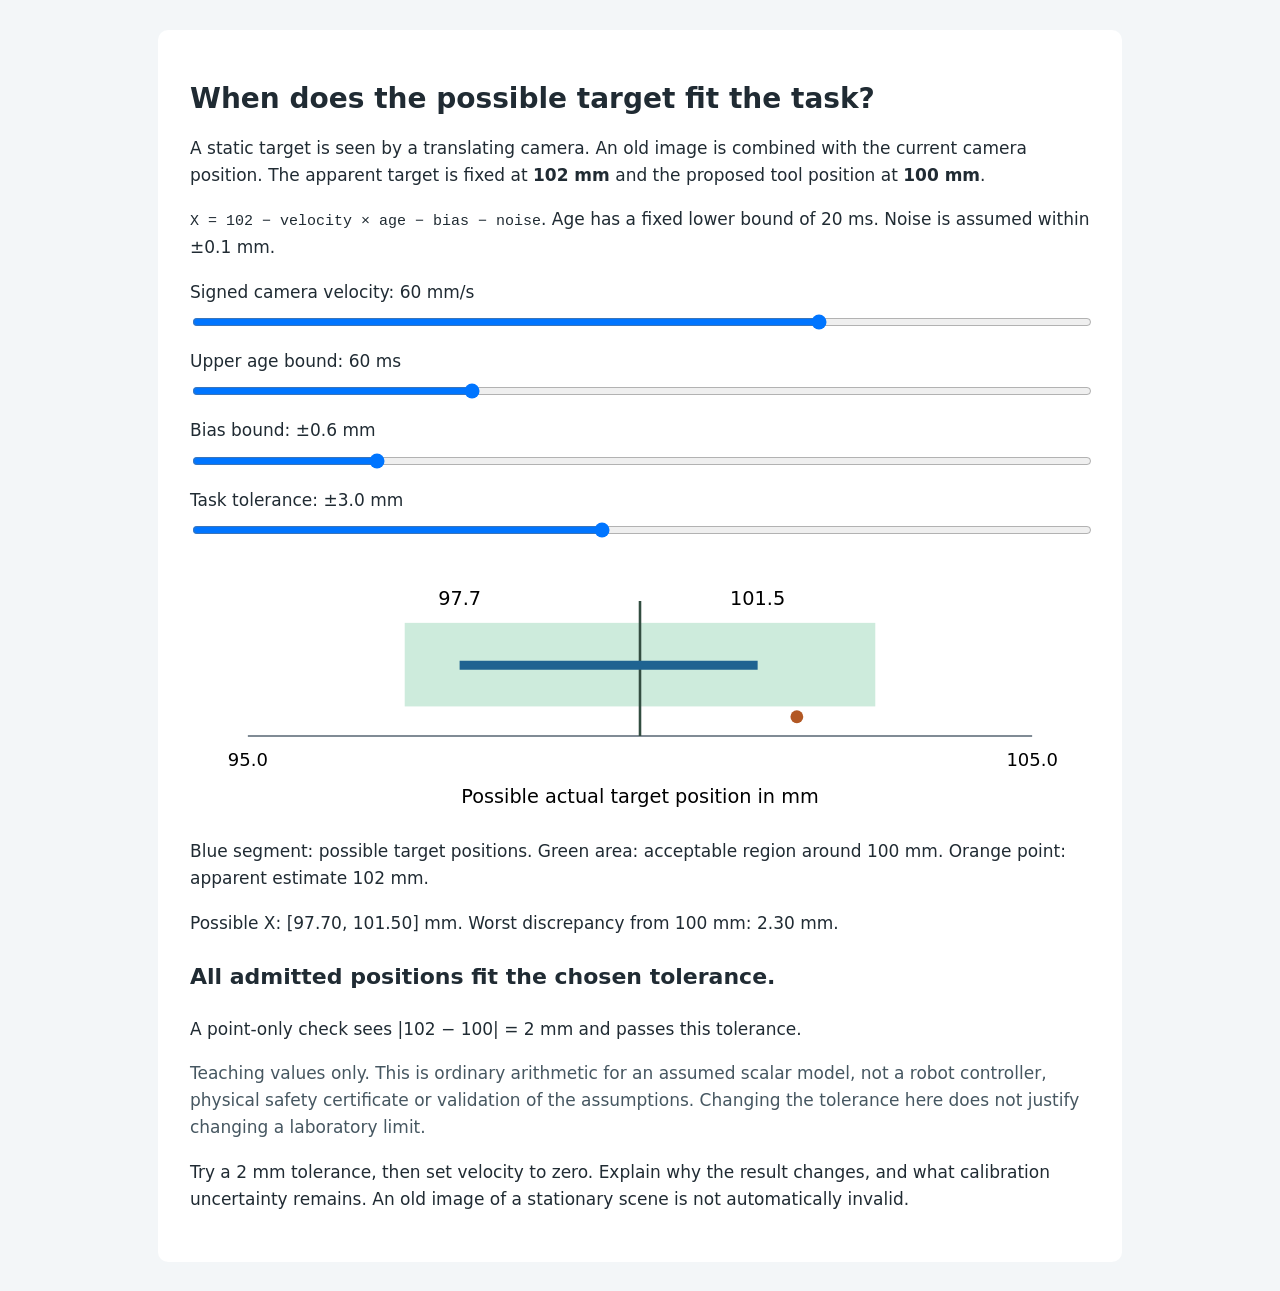
<file: starter_pack/Error_Explorer.html>
<!doctype html>
<html lang="en"><head><meta charset="utf-8"><meta name="viewport" content="width=device-width,initial-scale=1"><title>Position uncertainty teaching explorer</title>
<style>body{font:17px/1.6 system-ui,sans-serif;color:#202b33;background:#f3f6f8;margin:0}main{max-width:900px;margin:30px auto;padding:32px;background:white;border-radius:10px}h1{font-size:28px;line-height:1.25}label{display:block;margin:18px 0}input{display:block;width:100%;margin-top:8px}output{font-variant-numeric:tabular-nums}svg{width:100%;height:auto}#verdict{font-size:22px;font-weight:600}code{font-size:15px}.note{color:#465761}@media(max-width:600px){main{margin:0;padding:20px}h1{font-size:25px}}</style></head>
<body><main id="error-explorer"><h1>When does the possible target fit the task?</h1>
<p>A static target is seen by a translating camera. An old image is combined with the current camera position. The apparent target is fixed at <strong>102 mm</strong> and the proposed tool position at <strong>100 mm</strong>.</p>
<p><code>X = 102 − velocity × age − bias − noise</code>. Age has a fixed lower bound of 20 ms. Noise is assumed within ±0.1 mm.</p>
<label for="speed">Signed camera velocity: <output id="speed-value">60</output> mm/s<input id="speed" type="range" min="-150" max="150" value="60" step="5"></label>
<label for="age">Upper age bound: <output id="age-value">60</output> ms<input id="age" type="range" min="20" max="150" value="60" step="5"></label>
<label for="bias">Bias bound: ±<output id="bias-value">0.6</output> mm<input id="bias" type="range" min="0" max="3" value="0.6" step="0.1"></label>
<label for="tolerance">Task tolerance: ±<output id="tolerance-value">3.0</output> mm<input id="tolerance" type="range" min="0.5" max="6" value="3" step="0.1"></label>
<svg viewBox="0 0 700 200" role="img" aria-labelledby="plot-title plot-description"><title id="plot-title">Possible actual target positions and acceptable task region</title><desc id="plot-description">The interval admitted by the model is compared with the acceptable region around the proposed command. All positions must lie within the acceptable region to approve.</desc>
<line x1="45" y1="140" x2="655" y2="140" stroke="#566572"/>
<rect id="allowed" y="52" height="65" fill="#cdebdc"/>
<line id="command" y1="35" y2="140" stroke="#324d40" stroke-width="2"/>
<line id="interval-line" y1="85" y2="85" stroke="#1f6391" stroke-width="7"/>
<circle id="apparent" cy="125" r="5" fill="#b25824"/>
<text id="low-label" y="38" text-anchor="middle" font-size="15"/>
<text id="high-label" y="38" text-anchor="middle" font-size="15"/>
<text id="left-tick" x="45" y="163" text-anchor="middle" font-size="14"/>
<text id="right-tick" x="655" y="163" text-anchor="middle" font-size="14"/>
<text x="350" y="192" text-anchor="middle" font-size="15">Possible actual target position in mm</text></svg>
<p>Blue segment: possible target positions. Green area: acceptable region around 100 mm. Orange point: apparent estimate 102 mm.</p>
<div aria-live="polite"><p id="interval-summary"></p><p id="verdict"></p><p id="point-summary"></p></div>
<p class="note">Teaching values only. This is ordinary arithmetic for an assumed scalar model, not a robot controller, physical safety certificate or validation of the assumptions. Changing the tolerance here does not justify changing a laboratory limit.</p>
<p>Try a 2 mm tolerance, then set velocity to zero. Explain why the result changes, and what calibration uncertainty remains. An old image of a stationary scene is not automatically invalid.</p>
</main><script>
(() => {
 const root=document.getElementById('error-explorer');
 const get=id=>root.querySelector('#'+id);
 function update(){
  const v=Number(get('speed').value), hi=Number(get('age').value)/1000;
  const b=Number(get('bias').value), tol=Number(get('tolerance').value);
  get('speed-value').value=String(v);get('age-value').value=String(hi*1000);
  get('bias-value').value=b.toFixed(1);get('tolerance-value').value=tol.toFixed(1);
  const candidates=[];
  for(const age of [.020,hi])for(const bias of [-b,b])for(const n of [-.1,.1])candidates.push(102-v*age-bias-n);
  const lo=Math.min(...candidates), upper=Math.max(...candidates), worst=Math.max(Math.abs(lo-100),Math.abs(upper-100));
  const xmin=Math.min(lo,100-tol,102)-2,xmax=Math.max(upper,100+tol,102)+2;
  const x=p=>45+610*(p-xmin)/(xmax-xmin);
  get('allowed').setAttribute('x',x(100-tol));get('allowed').setAttribute('width',x(100+tol)-x(100-tol));
  for(const attr of ['x1','x2'])get('command').setAttribute(attr,x(100));
  get('interval-line').setAttribute('x1',x(lo));get('interval-line').setAttribute('x2',x(upper));
  get('apparent').setAttribute('cx',x(102));
  get('low-label').setAttribute('x',x(lo));get('low-label').textContent=lo.toFixed(1);
  get('high-label').setAttribute('x',x(upper));get('high-label').textContent=upper.toFixed(1);
  if(x(upper)-x(lo)<65){get('high-label').setAttribute('y','23');}else{get('high-label').setAttribute('y','38');}
  get('left-tick').textContent=xmin.toFixed(1);get('right-tick').textContent=xmax.toFixed(1);
  get('interval-summary').textContent='Possible X: ['+lo.toFixed(2)+', '+upper.toFixed(2)+'] mm. Worst discrepancy from 100 mm: '+worst.toFixed(2)+' mm.';
  get('verdict').textContent=worst<=tol+1e-12?'All admitted positions fit the chosen tolerance.':'Some admitted positions fall outside the chosen tolerance.';
  get('point-summary').textContent='A point-only check sees |102 − 100| = 2 mm and '+(2<=tol?'passes':'fails')+' this tolerance.';
 }
 for(const input of root.querySelectorAll('input'))input.addEventListener('input',update);
 update();
})();
</script></body></html>
</file>
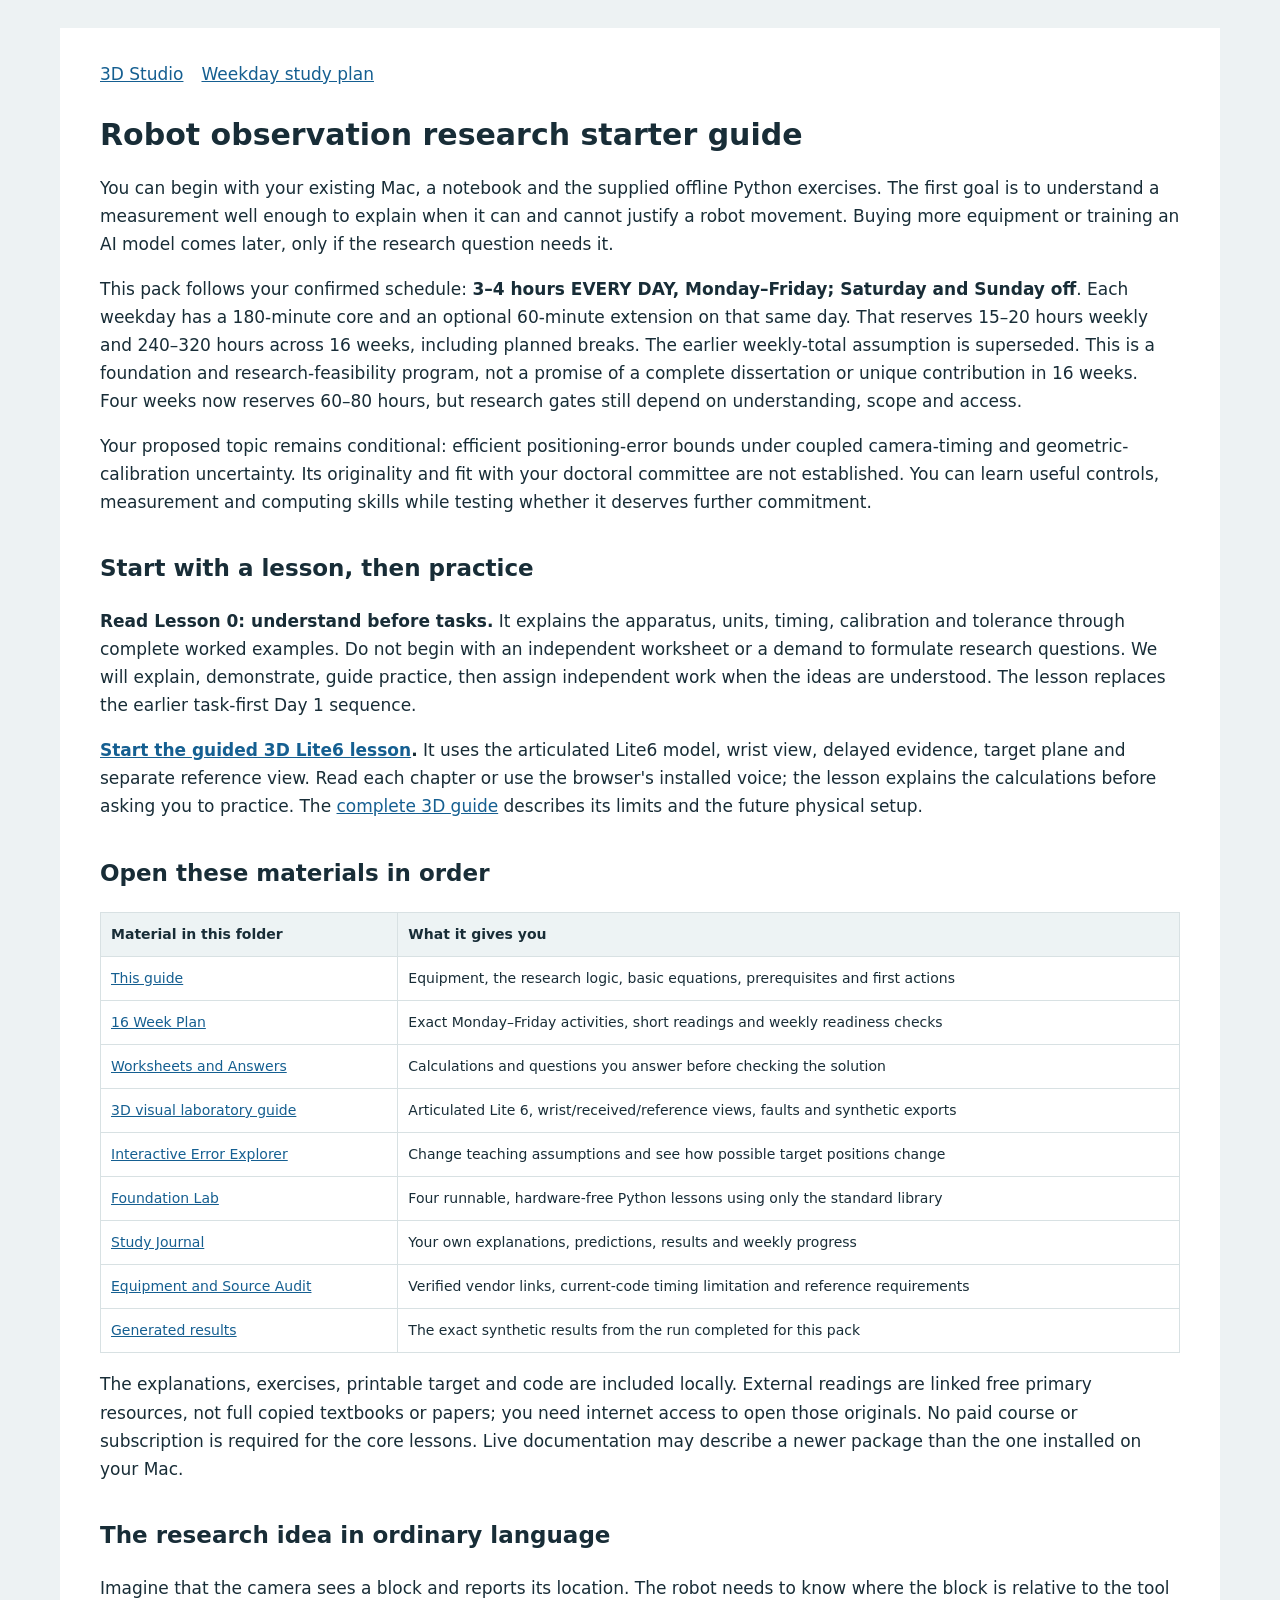
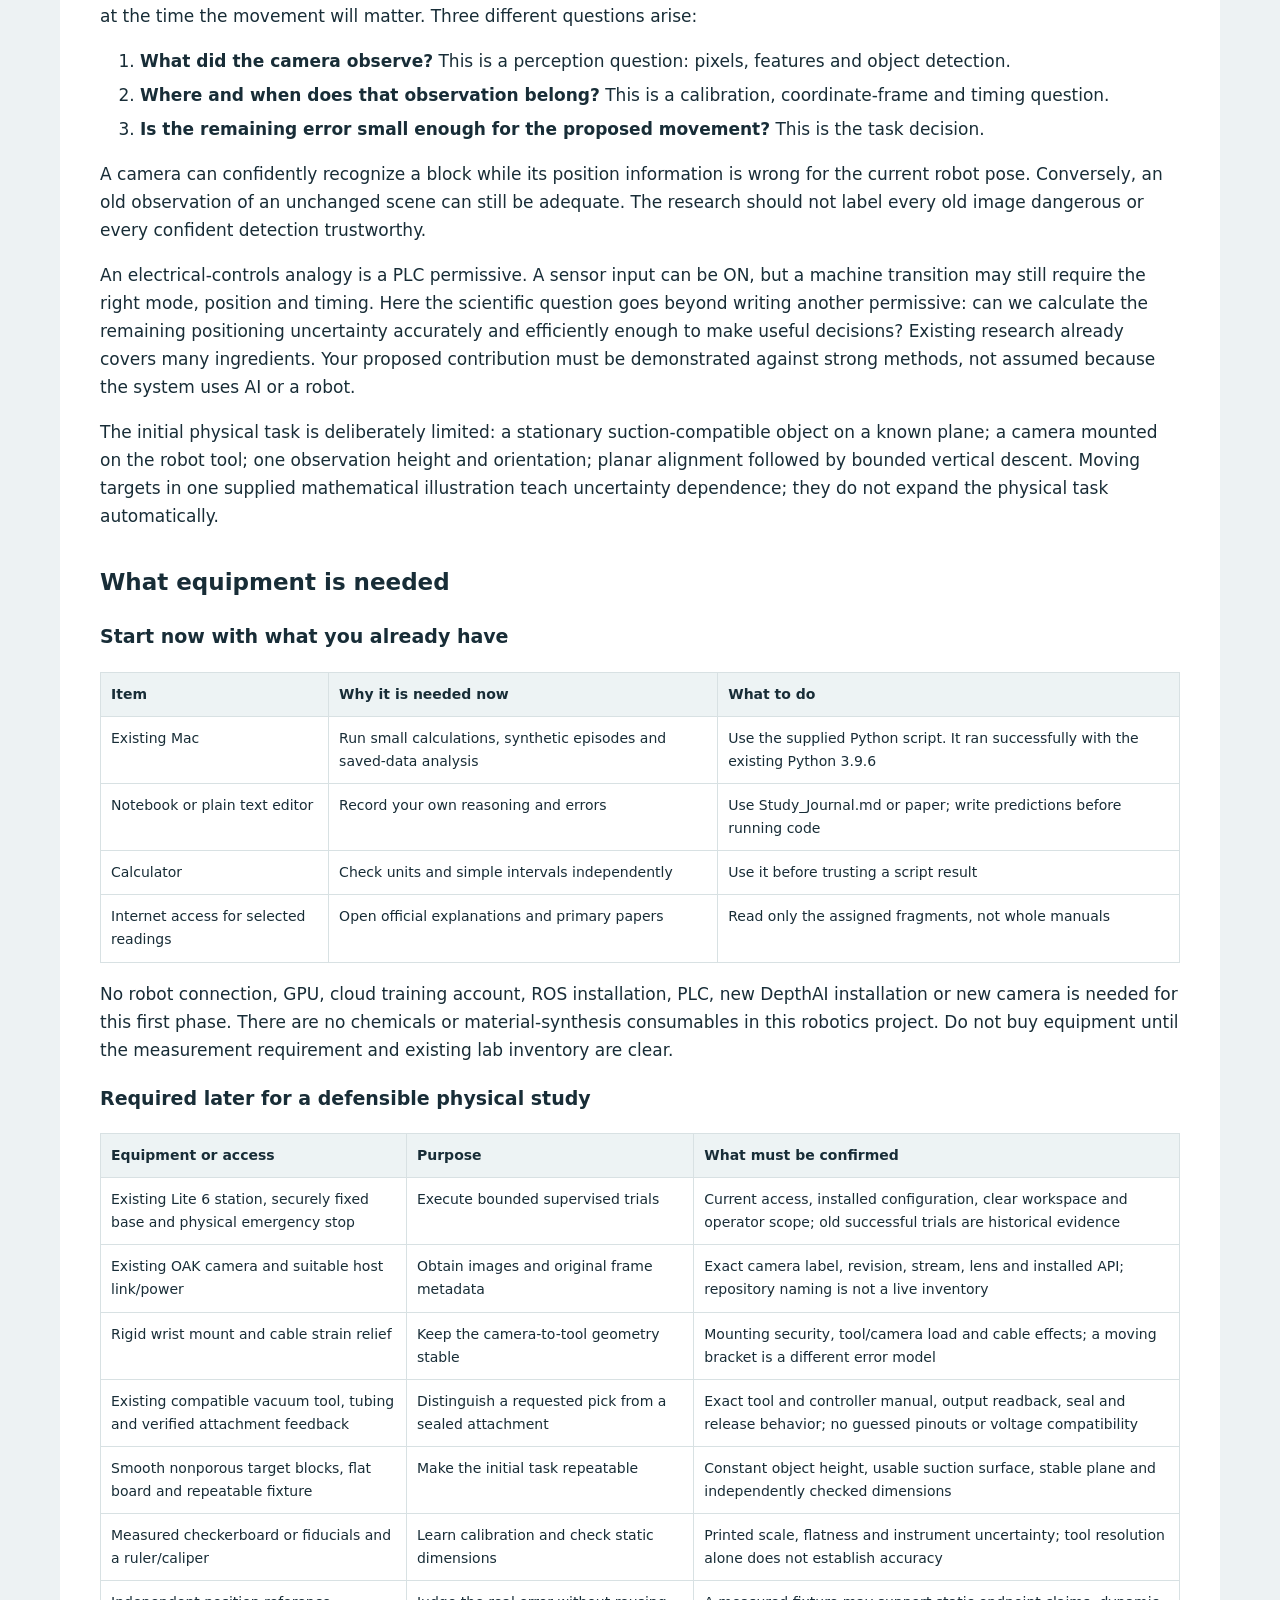
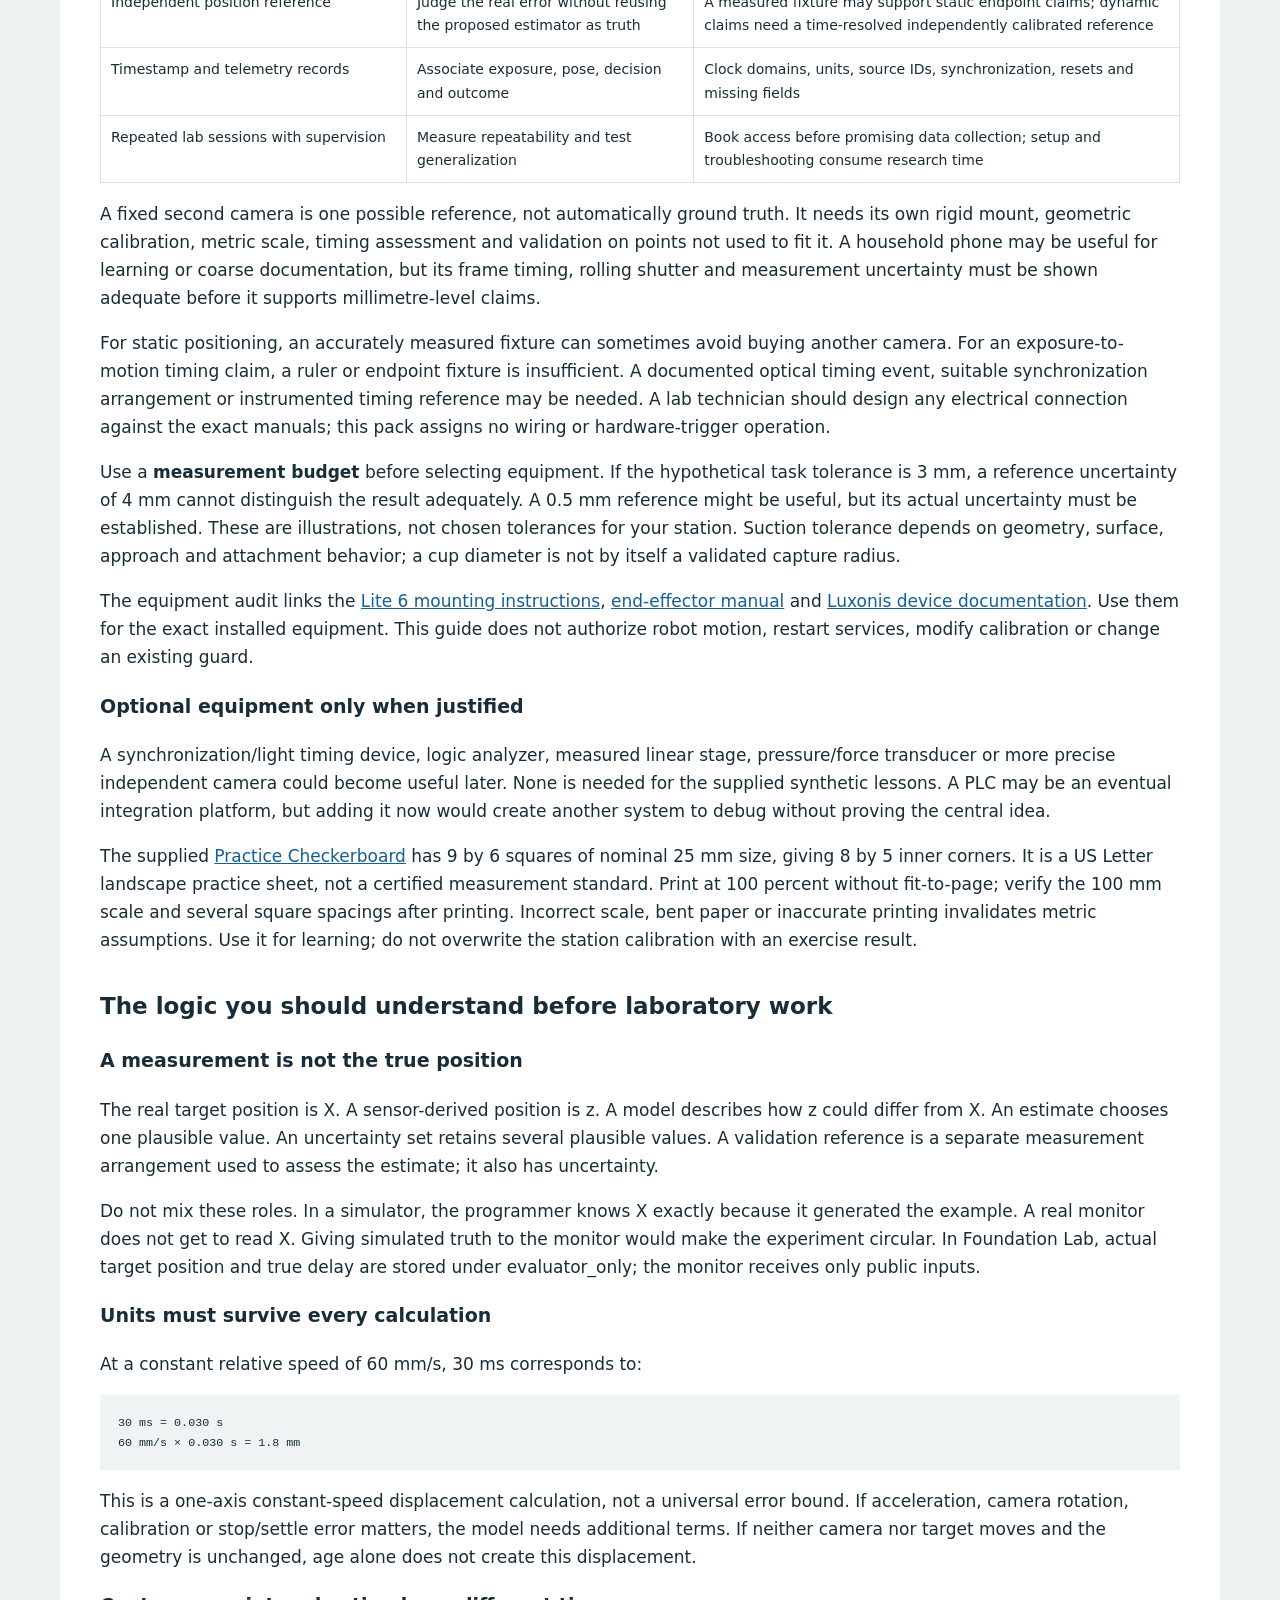
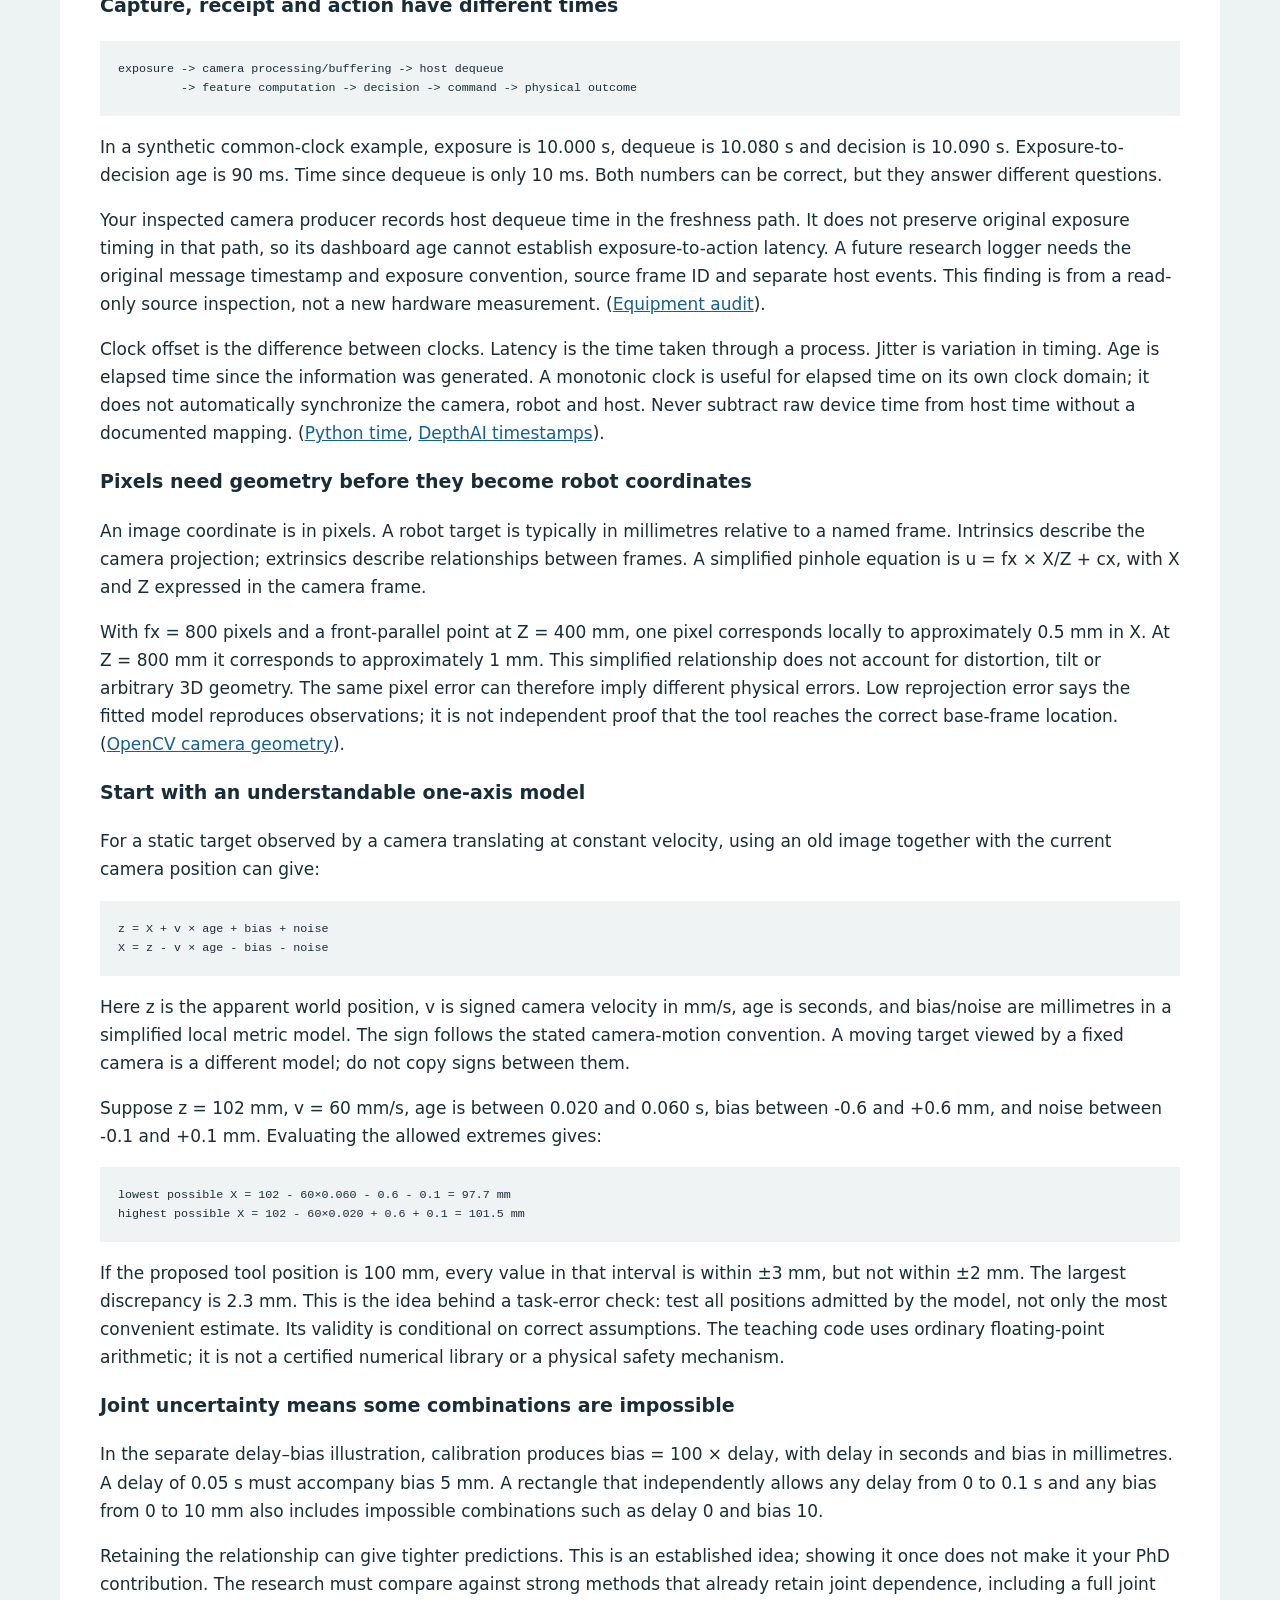
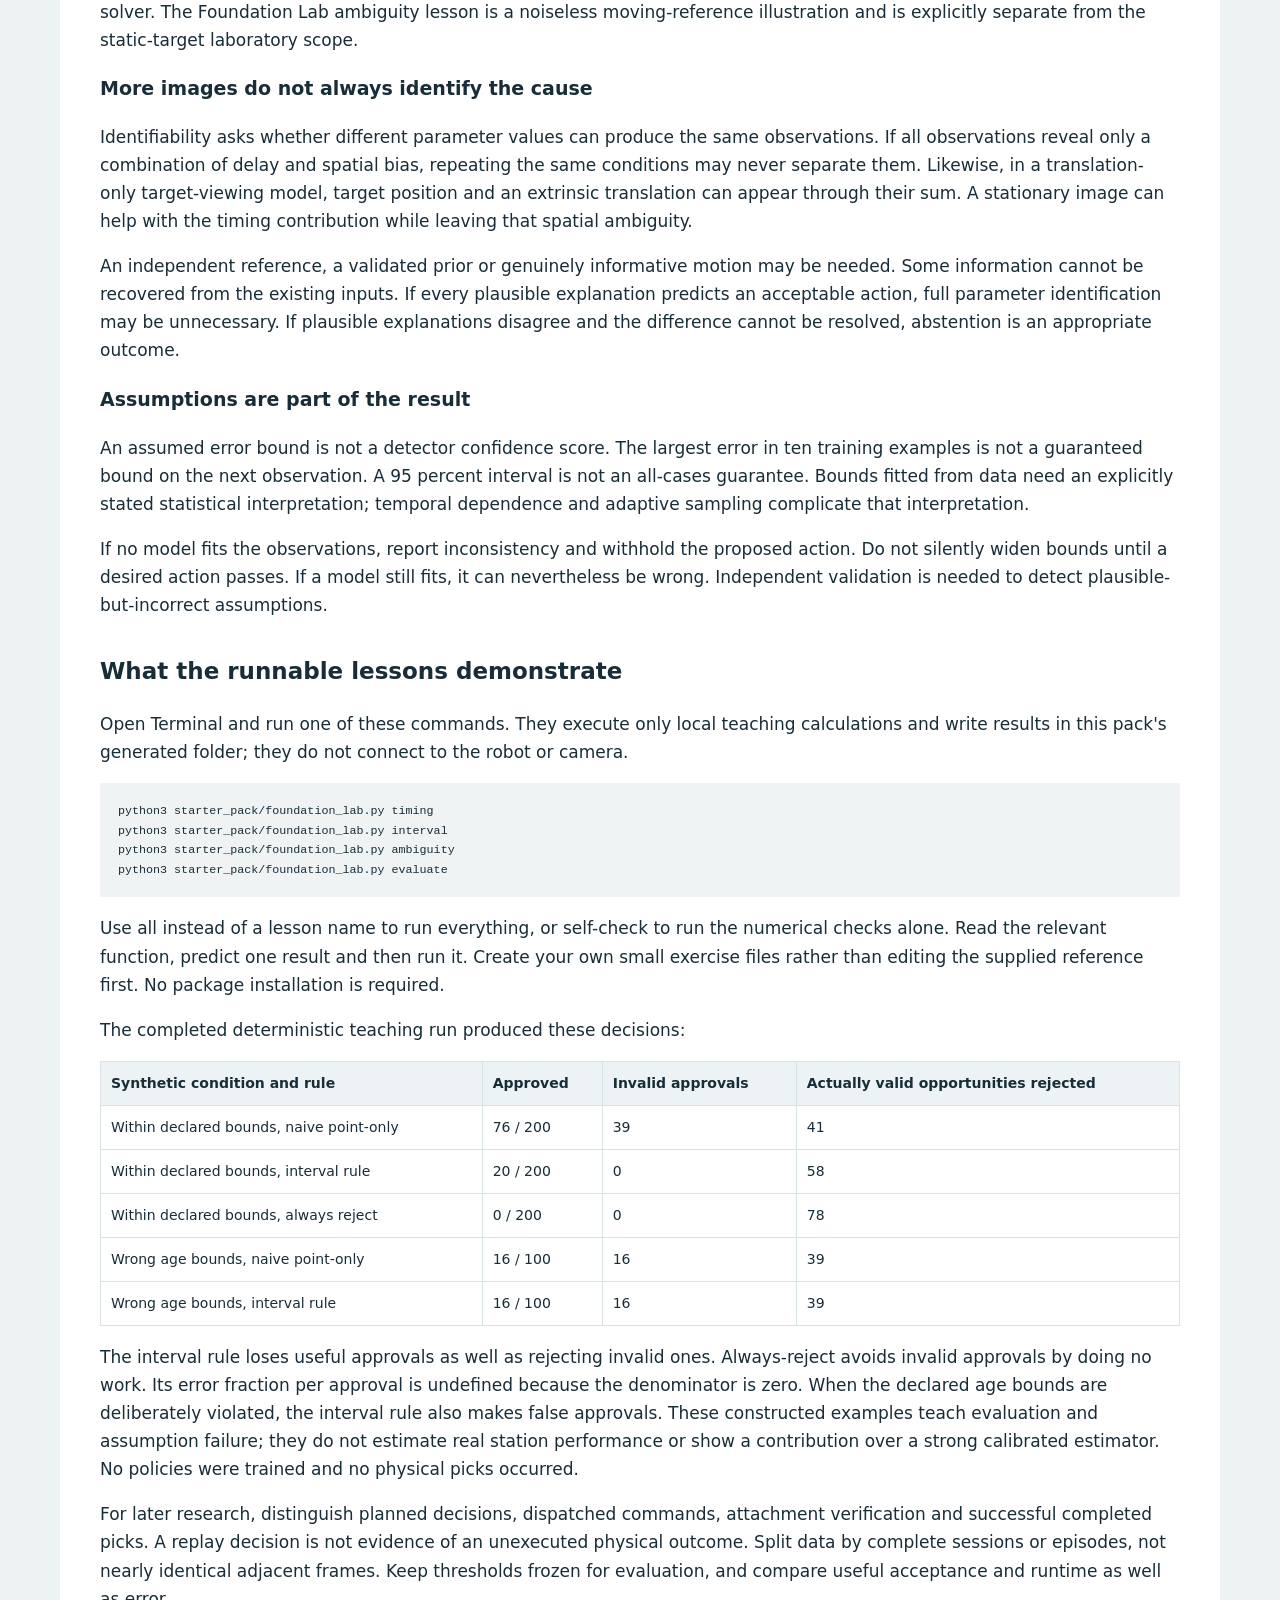
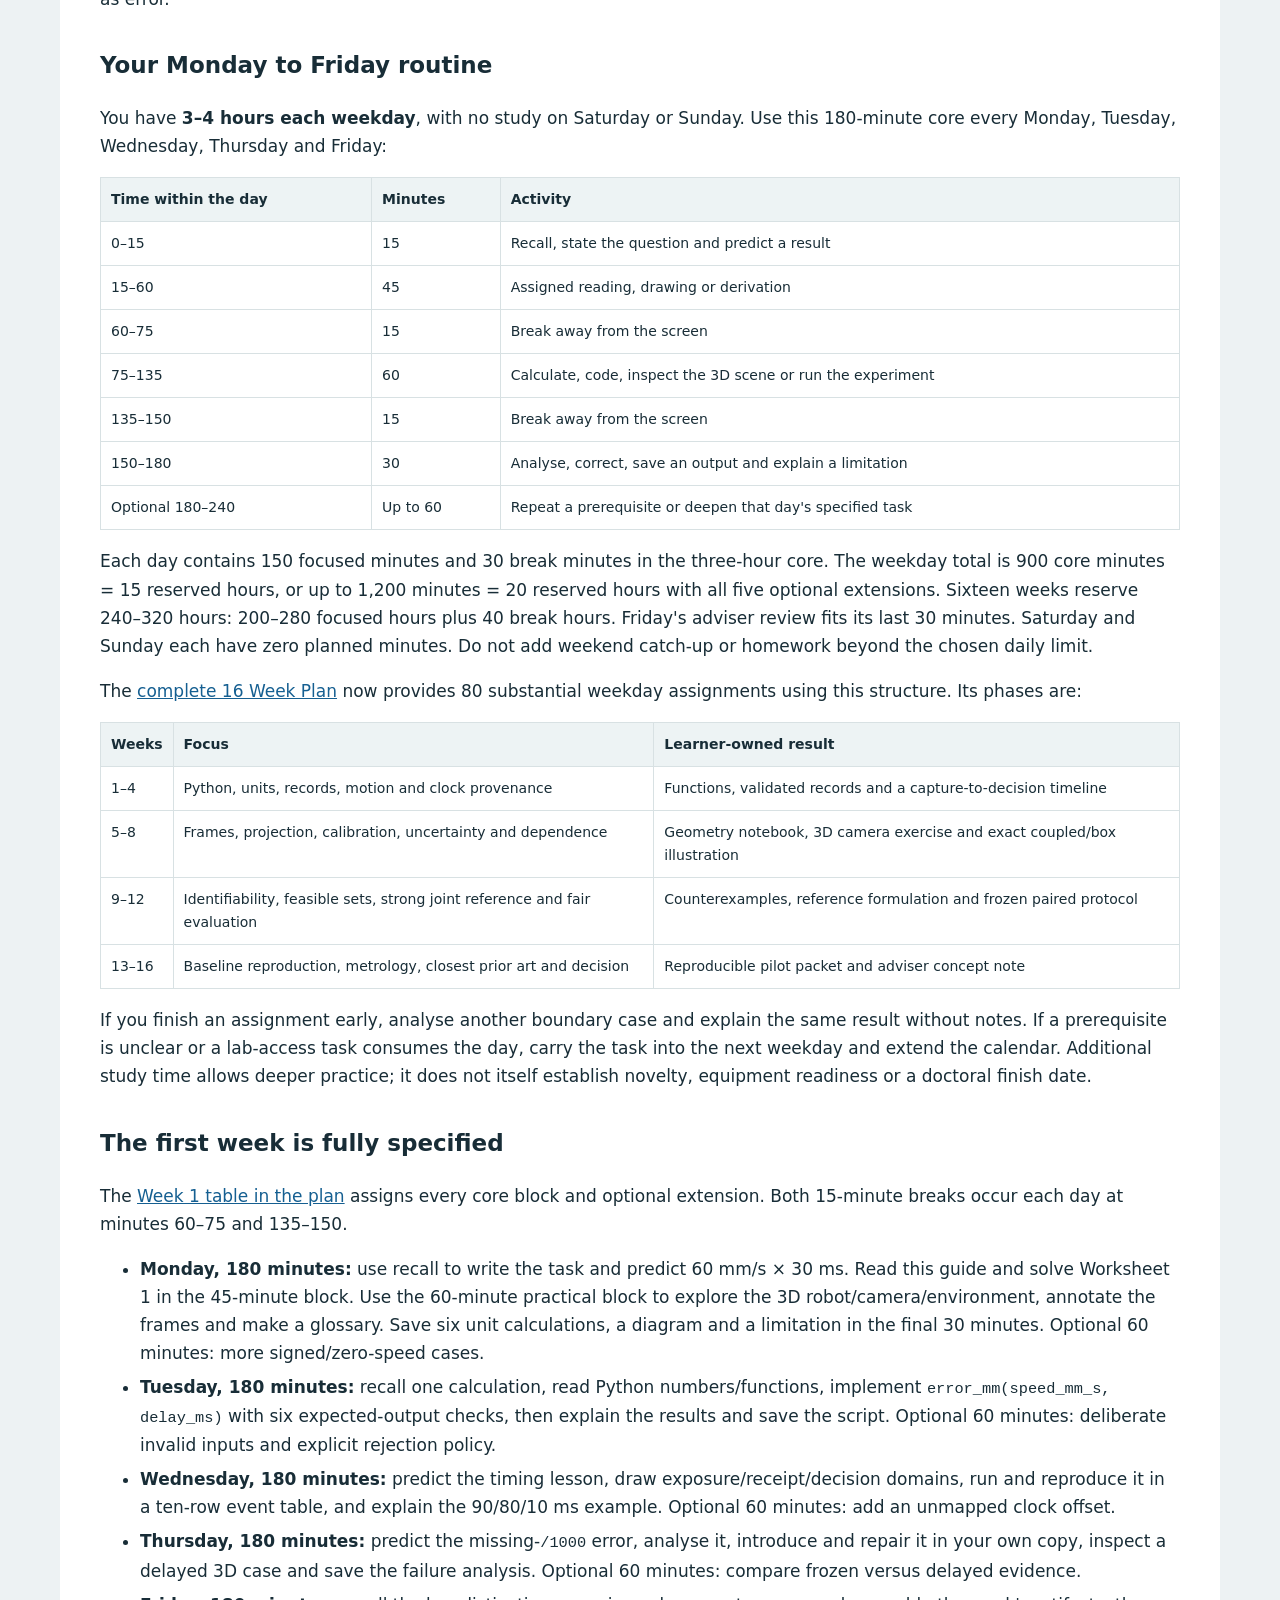
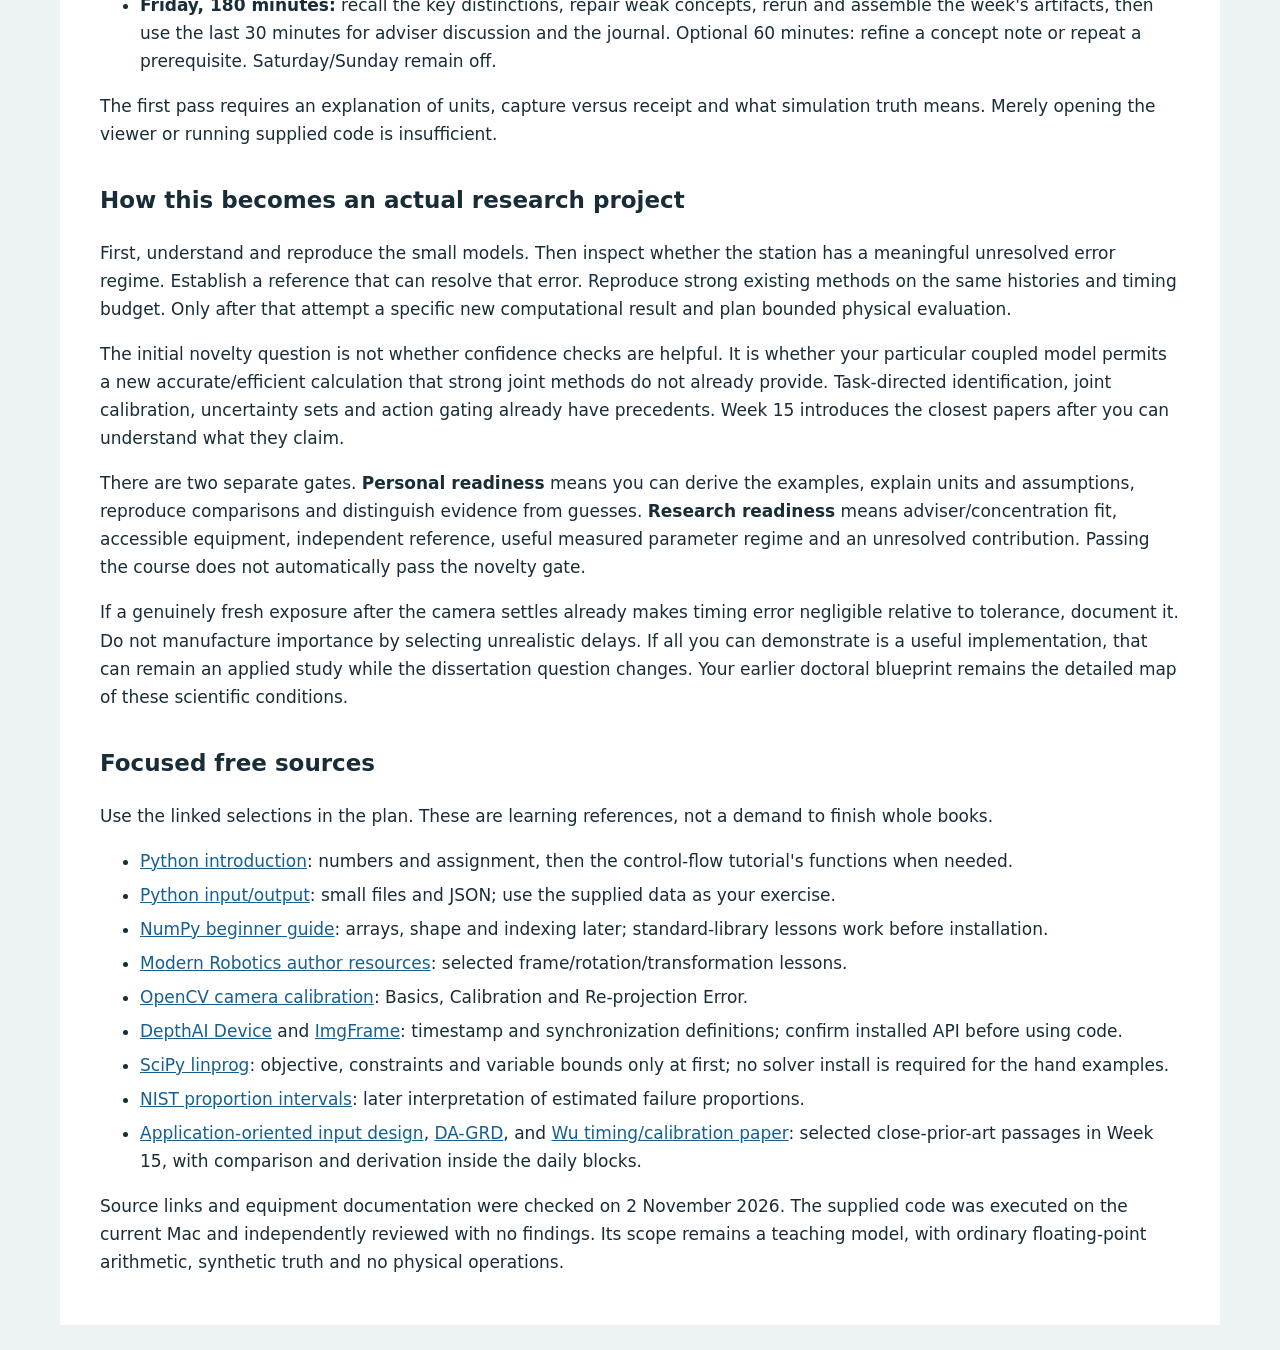
<file: starter_pack/START_HERE.html>
<!doctype html><html lang="en"><head><meta charset="utf-8"><meta name="viewport" content="width=device-width,initial-scale=1"><title>Robot observation research starter guide</title><style>body{font:17px/1.65 system-ui,sans-serif;background:#edf2f3;color:#182d37;margin:0}main{max-width:1080px;margin:28px auto;background:white;padding:32px 40px}a{color:#155f91;overflow-wrap:anywhere}h1{font-size:30px;line-height:1.25}h2{font-size:23px;margin-top:34px}h3{font-size:19px}table{border-collapse:collapse;width:100%;font-size:14px}td,th{padding:10px;border:1px solid #d8e1e3;text-align:left;vertical-align:top}th{background:#edf3f4}.table-wrap,pre{overflow-x:auto}pre{padding:18px;background:#eff3f4;font-size:13px;line-height:1.5}code{font-family:ui-monospace,monospace;font-size:.9em}li{margin:6px 0}nav{display:flex;flex-wrap:wrap;gap:18px;margin-bottom:28px}blockquote{border-left:3px solid #155f91;padding-left:18px}@media(max-width:700px){main{margin:0;padding:22px 16px}h1{font-size:26px}}</style></head><body><main><nav><a href="../simulation/scene3d/index.html">3D Studio</a><a href="16_Week_Plan.html">Weekday study plan</a></nav><h1 id="robot-observation-research-starter-guide">Robot observation research starter guide</h1><p>You can begin with your existing Mac, a notebook and the supplied offline Python exercises. The first goal is to understand a measurement well enough to explain when it can and cannot justify a robot movement. Buying more equipment or training an AI model comes later, only if the research question needs it.</p><p>This pack follows your confirmed schedule: <strong>3–4 hours EVERY DAY, Monday–Friday; Saturday and Sunday off</strong>. Each weekday has a 180-minute core and an optional 60-minute extension on that same day. That reserves 15–20 hours weekly and 240–320 hours across 16 weeks, including planned breaks. The earlier weekly-total assumption is superseded. This is a foundation and research-feasibility program, not a promise of a complete dissertation or unique contribution in 16 weeks. Four weeks now reserves 60–80 hours, but research gates still depend on understanding, scope and access.</p><p>Your proposed topic remains conditional: efficient positioning-error bounds under coupled camera-timing and geometric-calibration uncertainty. Its originality and fit with your doctoral committee are not established. You can learn useful controls, measurement and computing skills while testing whether it deserves further commitment.</p><h2 id="start-with-a-lesson-then-practice">Start with a lesson, then practice</h2><p><strong>Read Lesson 0: understand before tasks.</strong> It explains the apparatus, units, timing, calibration and tolerance through complete worked examples. Do not begin with an independent worksheet or a demand to formulate research questions. We will explain, demonstrate, guide practice, then assign independent work when the ideas are understood. The lesson replaces the earlier task-first Day 1 sequence.</p><p><strong><a href="../simulation/scene3d/index.html">Start the guided 3D Lite6 lesson</a>.</strong> It uses the articulated Lite6 model, wrist view, delayed evidence, target plane and separate reference view. Read each chapter or use the browser&#x27;s installed voice; the lesson explains the calculations before asking you to practice. The <a href="../simulation/scene3d/README.html">complete 3D guide</a> describes its limits and the future physical setup.</p><h2 id="open-these-materials-in-order">Open these materials in order</h2><div class="table-wrap"><table><tr><th>Material in this folder</th><th>What it gives you</th></tr><tr><td><a href="START_HERE.html">This guide</a></td><td>Equipment, the research logic, basic equations, prerequisites and first actions</td></tr><tr><td><a href="16_Week_Plan.html">16 Week Plan</a></td><td>Exact Monday–Friday activities, short readings and weekly readiness checks</td></tr><tr><td><a href="Worksheets_and_Answers.html">Worksheets and Answers</a></td><td>Calculations and questions you answer before checking the solution</td></tr><tr><td><a href="../simulation/scene3d/README.html">3D visual laboratory guide</a></td><td>Articulated Lite 6, wrist/received/reference views, faults and synthetic exports</td></tr><tr><td><a href="Error_Explorer.html">Interactive Error Explorer</a></td><td>Change teaching assumptions and see how possible target positions change</td></tr><tr><td><a href="foundation_lab.py">Foundation Lab</a></td><td>Four runnable, hardware-free Python lessons using only the standard library</td></tr><tr><td><a href="Study_Journal.html">Study Journal</a></td><td>Your own explanations, predictions, results and weekly progress</td></tr><tr><td><a href="../simulation/PHYSICAL_SETUP_AND_DATA_PROTOCOL.html">Equipment and Source Audit</a></td><td>Verified vendor links, current-code timing limitation and reference requirements</td></tr><tr><td><a href="generated/foundation_results.json">Generated results</a></td><td>The exact synthetic results from the run completed for this pack</td></tr></table></div><p>The explanations, exercises, printable target and code are included locally. External readings are linked free primary resources, not full copied textbooks or papers; you need internet access to open those originals. No paid course or subscription is required for the core lessons. Live documentation may describe a newer package than the one installed on your Mac.</p><h2 id="the-research-idea-in-ordinary-language">The research idea in ordinary language</h2><p>Imagine that the camera sees a block and reports its location. The robot needs to know where the block is relative to the tool at the time the movement will matter. Three different questions arise:</p><ol><li><strong>What did the camera observe?</strong> This is a perception question: pixels, features and object detection.</li><li><strong>Where and when does that observation belong?</strong> This is a calibration, coordinate-frame and timing question.</li><li><strong>Is the remaining error small enough for the proposed movement?</strong> This is the task decision.</li></ol><p>A camera can confidently recognize a block while its position information is wrong for the current robot pose. Conversely, an old observation of an unchanged scene can still be adequate. The research should not label every old image dangerous or every confident detection trustworthy.</p><p>An electrical-controls analogy is a PLC permissive. A sensor input can be ON, but a machine transition may still require the right mode, position and timing. Here the scientific question goes beyond writing another permissive: can we calculate the remaining positioning uncertainty accurately and efficiently enough to make useful decisions? Existing research already covers many ingredients. Your proposed contribution must be demonstrated against strong methods, not assumed because the system uses AI or a robot.</p><p>The initial physical task is deliberately limited: a stationary suction-compatible object on a known plane; a camera mounted on the robot tool; one observation height and orientation; planar alignment followed by bounded vertical descent. Moving targets in one supplied mathematical illustration teach uncertainty dependence; they do not expand the physical task automatically.</p><h2 id="what-equipment-is-needed">What equipment is needed</h2><h3 id="start-now-with-what-you-already-have">Start now with what you already have</h3><div class="table-wrap"><table><tr><th>Item</th><th>Why it is needed now</th><th>What to do</th></tr><tr><td>Existing Mac</td><td>Run small calculations, synthetic episodes and saved-data analysis</td><td>Use the supplied Python script. It ran successfully with the existing Python 3.9.6</td></tr><tr><td>Notebook or plain text editor</td><td>Record your own reasoning and errors</td><td>Use Study_Journal.md or paper; write predictions before running code</td></tr><tr><td>Calculator</td><td>Check units and simple intervals independently</td><td>Use it before trusting a script result</td></tr><tr><td>Internet access for selected readings</td><td>Open official explanations and primary papers</td><td>Read only the assigned fragments, not whole manuals</td></tr></table></div><p>No robot connection, GPU, cloud training account, ROS installation, PLC, new DepthAI installation or new camera is needed for this first phase. There are no chemicals or material-synthesis consumables in this robotics project. Do not buy equipment until the measurement requirement and existing lab inventory are clear.</p><h3 id="required-later-for-a-defensible-physical-study">Required later for a defensible physical study</h3><div class="table-wrap"><table><tr><th>Equipment or access</th><th>Purpose</th><th>What must be confirmed</th></tr><tr><td>Existing Lite 6 station, securely fixed base and physical emergency stop</td><td>Execute bounded supervised trials</td><td>Current access, installed configuration, clear workspace and operator scope; old successful trials are historical evidence</td></tr><tr><td>Existing OAK camera and suitable host link/power</td><td>Obtain images and original frame metadata</td><td>Exact camera label, revision, stream, lens and installed API; repository naming is not a live inventory</td></tr><tr><td>Rigid wrist mount and cable strain relief</td><td>Keep the camera-to-tool geometry stable</td><td>Mounting security, tool/camera load and cable effects; a moving bracket is a different error model</td></tr><tr><td>Existing compatible vacuum tool, tubing and verified attachment feedback</td><td>Distinguish a requested pick from a sealed attachment</td><td>Exact tool and controller manual, output readback, seal and release behavior; no guessed pinouts or voltage compatibility</td></tr><tr><td>Smooth nonporous target blocks, flat board and repeatable fixture</td><td>Make the initial task repeatable</td><td>Constant object height, usable suction surface, stable plane and independently checked dimensions</td></tr><tr><td>Measured checkerboard or fiducials and a ruler/caliper</td><td>Learn calibration and check static dimensions</td><td>Printed scale, flatness and instrument uncertainty; tool resolution alone does not establish accuracy</td></tr><tr><td>Independent position reference</td><td>Judge the real error without reusing the proposed estimator as truth</td><td>A measured fixture may support static endpoint claims; dynamic claims need a time-resolved independently calibrated reference</td></tr><tr><td>Timestamp and telemetry records</td><td>Associate exposure, pose, decision and outcome</td><td>Clock domains, units, source IDs, synchronization, resets and missing fields</td></tr><tr><td>Repeated lab sessions with supervision</td><td>Measure repeatability and test generalization</td><td>Book access before promising data collection; setup and troubleshooting consume research time</td></tr></table></div><p>A fixed second camera is one possible reference, not automatically ground truth. It needs its own rigid mount, geometric calibration, metric scale, timing assessment and validation on points not used to fit it. A household phone may be useful for learning or coarse documentation, but its frame timing, rolling shutter and measurement uncertainty must be shown adequate before it supports millimetre-level claims.</p><p>For static positioning, an accurately measured fixture can sometimes avoid buying another camera. For an exposure-to-motion timing claim, a ruler or endpoint fixture is insufficient. A documented optical timing event, suitable synchronization arrangement or instrumented timing reference may be needed. A lab technician should design any electrical connection against the exact manuals; this pack assigns no wiring or hardware-trigger operation.</p><p>Use a <strong>measurement budget</strong> before selecting equipment. If the hypothetical task tolerance is 3 mm, a reference uncertainty of 4 mm cannot distinguish the result adequately. A 0.5 mm reference might be useful, but its actual uncertainty must be established. These are illustrations, not chosen tolerances for your station. Suction tolerance depends on geometry, surface, approach and attachment behavior; a cup diameter is not by itself a validated capture radius.</p><p>The equipment audit links the <a href="https://docs.lite6.ufactory.cc/2.hardware_installation.html">Lite 6 mounting instructions</a>, <a href="https://docs.lite6.ufactory.cc/5.End-Effector.html#_5-2-vacuum-gripper-lite">end-effector manual</a> and <a href="https://docs.luxonis.com/software-v3/depthai/depthai-components/device">Luxonis device documentation</a>. Use them for the exact installed equipment. This guide does not authorize robot motion, restart services, modify calibration or change an existing guard.</p><h3 id="optional-equipment-only-when-justified">Optional equipment only when justified</h3><p>A synchronization/light timing device, logic analyzer, measured linear stage, pressure/force transducer or more precise independent camera could become useful later. None is needed for the supplied synthetic lessons. A PLC may be an eventual integration platform, but adding it now would create another system to debug without proving the central idea.</p><p>The supplied <a href="Practice_Checkerboard.svg">Practice Checkerboard</a> has 9 by 6 squares of nominal 25 mm size, giving 8 by 5 inner corners. It is a US Letter landscape practice sheet, not a certified measurement standard. Print at 100 percent without fit-to-page; verify the 100 mm scale and several square spacings after printing. Incorrect scale, bent paper or inaccurate printing invalidates metric assumptions. Use it for learning; do not overwrite the station calibration with an exercise result.</p><h2 id="the-logic-you-should-understand-before-laboratory-work">The logic you should understand before laboratory work</h2><h3 id="a-measurement-is-not-the-true-position">A measurement is not the true position</h3><p>The real target position is X. A sensor-derived position is z. A model describes how z could differ from X. An estimate chooses one plausible value. An uncertainty set retains several plausible values. A validation reference is a separate measurement arrangement used to assess the estimate; it also has uncertainty.</p><p>Do not mix these roles. In a simulator, the programmer knows X exactly because it generated the example. A real monitor does not get to read X. Giving simulated truth to the monitor would make the experiment circular. In Foundation Lab, actual target position and true delay are stored under evaluator_only; the monitor receives only public inputs.</p><h3 id="units-must-survive-every-calculation">Units must survive every calculation</h3><p>At a constant relative speed of 60 mm/s, 30 ms corresponds to:</p><pre><code>30 ms = 0.030 s
60 mm/s × 0.030 s = 1.8 mm</code></pre><p>This is a one-axis constant-speed displacement calculation, not a universal error bound. If acceleration, camera rotation, calibration or stop/settle error matters, the model needs additional terms. If neither camera nor target moves and the geometry is unchanged, age alone does not create this displacement.</p><h3 id="capture-receipt-and-action-have-different-times">Capture, receipt and action have different times</h3><pre><code>exposure -&gt; camera processing/buffering -&gt; host dequeue
         -&gt; feature computation -&gt; decision -&gt; command -&gt; physical outcome</code></pre><p>In a synthetic common-clock example, exposure is 10.000 s, dequeue is 10.080 s and decision is 10.090 s. Exposure-to-decision age is 90 ms. Time since dequeue is only 10 ms. Both numbers can be correct, but they answer different questions.</p><p>Your inspected camera producer records host dequeue time in the freshness path. It does not preserve original exposure timing in that path, so its dashboard age cannot establish exposure-to-action latency. A future research logger needs the original message timestamp and exposure convention, source frame ID and separate host events. This finding is from a read-only source inspection, not a new hardware measurement. (<a href="../simulation/PHYSICAL_SETUP_AND_DATA_PROTOCOL.html">Equipment audit</a>).</p><p>Clock offset is the difference between clocks. Latency is the time taken through a process. Jitter is variation in timing. Age is elapsed time since the information was generated. A monotonic clock is useful for elapsed time on its own clock domain; it does not automatically synchronize the camera, robot and host. Never subtract raw device time from host time without a documented mapping. (<a href="https://docs.python.org/3/library/time.html#time.monotonic">Python time</a>, <a href="https://docs.luxonis.com/software-v3/depthai/depthai-components/messages/img_frame">DepthAI timestamps</a>).</p><h3 id="pixels-need-geometry-before-they-become-robot-coordinates">Pixels need geometry before they become robot coordinates</h3><p>An image coordinate is in pixels. A robot target is typically in millimetres relative to a named frame. Intrinsics describe the camera projection; extrinsics describe relationships between frames. A simplified pinhole equation is u = fx × X/Z + cx, with X and Z expressed in the camera frame.</p><p>With fx = 800 pixels and a front-parallel point at Z = 400 mm, one pixel corresponds locally to approximately 0.5 mm in X. At Z = 800 mm it corresponds to approximately 1 mm. This simplified relationship does not account for distortion, tilt or arbitrary 3D geometry. The same pixel error can therefore imply different physical errors. Low reprojection error says the fitted model reproduces observations; it is not independent proof that the tool reaches the correct base-frame location. (<a href="https://docs.opencv.org/4.x/d9/d0c/group__calib3d.html">OpenCV camera geometry</a>).</p><h3 id="start-with-an-understandable-one-axis-model">Start with an understandable one-axis model</h3><p>For a static target observed by a camera translating at constant velocity, using an old image together with the current camera position can give:</p><pre><code>z = X + v × age + bias + noise
X = z - v × age - bias - noise</code></pre><p>Here z is the apparent world position, v is signed camera velocity in mm/s, age is seconds, and bias/noise are millimetres in a simplified local metric model. The sign follows the stated camera-motion convention. A moving target viewed by a fixed camera is a different model; do not copy signs between them.</p><p>Suppose z = 102 mm, v = 60 mm/s, age is between 0.020 and 0.060 s, bias between -0.6 and +0.6 mm, and noise between -0.1 and +0.1 mm. Evaluating the allowed extremes gives:</p><pre><code>lowest possible X = 102 - 60×0.060 - 0.6 - 0.1 = 97.7 mm
highest possible X = 102 - 60×0.020 + 0.6 + 0.1 = 101.5 mm</code></pre><p>If the proposed tool position is 100 mm, every value in that interval is within ±3 mm, but not within ±2 mm. The largest discrepancy is 2.3 mm. This is the idea behind a task-error check: test all positions admitted by the model, not only the most convenient estimate. Its validity is conditional on correct assumptions. The teaching code uses ordinary floating-point arithmetic; it is not a certified numerical library or a physical safety mechanism.</p><h3 id="joint-uncertainty-means-some-combinations-are-impossible">Joint uncertainty means some combinations are impossible</h3><p>In the separate delay–bias illustration, calibration produces bias = 100 × delay, with delay in seconds and bias in millimetres. A delay of 0.05 s must accompany bias 5 mm. A rectangle that independently allows any delay from 0 to 0.1 s and any bias from 0 to 10 mm also includes impossible combinations such as delay 0 and bias 10.</p><p>Retaining the relationship can give tighter predictions. This is an established idea; showing it once does not make it your PhD contribution. The research must compare against strong methods that already retain joint dependence, including a full joint solver. The Foundation Lab ambiguity lesson is a noiseless moving-reference illustration and is explicitly separate from the static-target laboratory scope.</p><h3 id="more-images-do-not-always-identify-the-cause">More images do not always identify the cause</h3><p>Identifiability asks whether different parameter values can produce the same observations. If all observations reveal only a combination of delay and spatial bias, repeating the same conditions may never separate them. Likewise, in a translation-only target-viewing model, target position and an extrinsic translation can appear through their sum. A stationary image can help with the timing contribution while leaving that spatial ambiguity.</p><p>An independent reference, a validated prior or genuinely informative motion may be needed. Some information cannot be recovered from the existing inputs. If every plausible explanation predicts an acceptable action, full parameter identification may be unnecessary. If plausible explanations disagree and the difference cannot be resolved, abstention is an appropriate outcome.</p><h3 id="assumptions-are-part-of-the-result">Assumptions are part of the result</h3><p>An assumed error bound is not a detector confidence score. The largest error in ten training examples is not a guaranteed bound on the next observation. A 95 percent interval is not an all-cases guarantee. Bounds fitted from data need an explicitly stated statistical interpretation; temporal dependence and adaptive sampling complicate that interpretation.</p><p>If no model fits the observations, report inconsistency and withhold the proposed action. Do not silently widen bounds until a desired action passes. If a model still fits, it can nevertheless be wrong. Independent validation is needed to detect plausible-but-incorrect assumptions.</p><h2 id="what-the-runnable-lessons-demonstrate">What the runnable lessons demonstrate</h2><p>Open Terminal and run one of these commands. They execute only local teaching calculations and write results in this pack&#x27;s generated folder; they do not connect to the robot or camera.</p><pre><code>python3 starter_pack/foundation_lab.py timing
python3 starter_pack/foundation_lab.py interval
python3 starter_pack/foundation_lab.py ambiguity
python3 starter_pack/foundation_lab.py evaluate</code></pre><p>Use all instead of a lesson name to run everything, or self-check to run the numerical checks alone. Read the relevant function, predict one result and then run it. Create your own small exercise files rather than editing the supplied reference first. No package installation is required.</p><p>The completed deterministic teaching run produced these decisions:</p><div class="table-wrap"><table><tr><th>Synthetic condition and rule</th><th>Approved</th><th>Invalid approvals</th><th>Actually valid opportunities rejected</th></tr><tr><td>Within declared bounds, naive point-only</td><td>76 / 200</td><td>39</td><td>41</td></tr><tr><td>Within declared bounds, interval rule</td><td>20 / 200</td><td>0</td><td>58</td></tr><tr><td>Within declared bounds, always reject</td><td>0 / 200</td><td>0</td><td>78</td></tr><tr><td>Wrong age bounds, naive point-only</td><td>16 / 100</td><td>16</td><td>39</td></tr><tr><td>Wrong age bounds, interval rule</td><td>16 / 100</td><td>16</td><td>39</td></tr></table></div><p>The interval rule loses useful approvals as well as rejecting invalid ones. Always-reject avoids invalid approvals by doing no work. Its error fraction per approval is undefined because the denominator is zero. When the declared age bounds are deliberately violated, the interval rule also makes false approvals. These constructed examples teach evaluation and assumption failure; they do not estimate real station performance or show a contribution over a strong calibrated estimator. No policies were trained and no physical picks occurred.</p><p>For later research, distinguish planned decisions, dispatched commands, attachment verification and successful completed picks. A replay decision is not evidence of an unexecuted physical outcome. Split data by complete sessions or episodes, not nearly identical adjacent frames. Keep thresholds frozen for evaluation, and compare useful acceptance and runtime as well as error.</p><h2 id="your-monday-to-friday-routine">Your Monday to Friday routine</h2><p>You have <strong>3–4 hours each weekday</strong>, with no study on Saturday or Sunday. Use this 180-minute core every Monday, Tuesday, Wednesday, Thursday and Friday:</p><div class="table-wrap"><table><tr><th>Time within the day</th><th>Minutes</th><th>Activity</th></tr><tr><td>0–15</td><td>15</td><td>Recall, state the question and predict a result</td></tr><tr><td>15–60</td><td>45</td><td>Assigned reading, drawing or derivation</td></tr><tr><td>60–75</td><td>15</td><td>Break away from the screen</td></tr><tr><td>75–135</td><td>60</td><td>Calculate, code, inspect the 3D scene or run the experiment</td></tr><tr><td>135–150</td><td>15</td><td>Break away from the screen</td></tr><tr><td>150–180</td><td>30</td><td>Analyse, correct, save an output and explain a limitation</td></tr><tr><td>Optional 180–240</td><td>Up to 60</td><td>Repeat a prerequisite or deepen that day&#x27;s specified task</td></tr></table></div><p>Each day contains 150 focused minutes and 30 break minutes in the three-hour core. The weekday total is 900 core minutes = 15 reserved hours, or up to 1,200 minutes = 20 reserved hours with all five optional extensions. Sixteen weeks reserve 240–320 hours: 200–280 focused hours plus 40 break hours. Friday&#x27;s adviser review fits its last 30 minutes. Saturday and Sunday each have zero planned minutes. Do not add weekend catch-up or homework beyond the chosen daily limit.</p><p>The <a href="16_Week_Plan.html">complete 16 Week Plan</a> now provides 80 substantial weekday assignments using this structure. Its phases are:</p><div class="table-wrap"><table><tr><th>Weeks</th><th>Focus</th><th>Learner-owned result</th></tr><tr><td>1–4</td><td>Python, units, records, motion and clock provenance</td><td>Functions, validated records and a capture-to-decision timeline</td></tr><tr><td>5–8</td><td>Frames, projection, calibration, uncertainty and dependence</td><td>Geometry notebook, 3D camera exercise and exact coupled/box illustration</td></tr><tr><td>9–12</td><td>Identifiability, feasible sets, strong joint reference and fair evaluation</td><td>Counterexamples, reference formulation and frozen paired protocol</td></tr><tr><td>13–16</td><td>Baseline reproduction, metrology, closest prior art and decision</td><td>Reproducible pilot packet and adviser concept note</td></tr></table></div><p>If you finish an assignment early, analyse another boundary case and explain the same result without notes. If a prerequisite is unclear or a lab-access task consumes the day, carry the task into the next weekday and extend the calendar. Additional study time allows deeper practice; it does not itself establish novelty, equipment readiness or a doctoral finish date.</p><h2 id="the-first-week-is-fully-specified">The first week is fully specified</h2><p>The <a href="16_Week_Plan.html#week-1-fully-specified-five-day-start">Week 1 table in the plan</a> assigns every core block and optional extension. Both 15-minute breaks occur each day at minutes 60–75 and 135–150.</p><ul><li><strong>Monday, 180 minutes:</strong> use recall to write the task and predict 60 mm/s × 30 ms. Read this guide and solve Worksheet 1 in the 45-minute block. Use the 60-minute practical block to explore the 3D robot/camera/environment, annotate the frames and make a glossary. Save six unit calculations, a diagram and a limitation in the final 30 minutes. Optional 60 minutes: more signed/zero-speed cases.</li><li><strong>Tuesday, 180 minutes:</strong> recall one calculation, read Python numbers/functions, implement <code>error_mm(speed_mm_s, delay_ms)</code> with six expected-output checks, then explain the results and save the script. Optional 60 minutes: deliberate invalid inputs and explicit rejection policy.</li><li><strong>Wednesday, 180 minutes:</strong> predict the timing lesson, draw exposure/receipt/decision domains, run and reproduce it in a ten-row event table, and explain the 90/80/10 ms example. Optional 60 minutes: add an unmapped clock offset.</li><li><strong>Thursday, 180 minutes:</strong> predict the missing-<code>/1000</code> error, analyse it, introduce and repair it in your own copy, inspect a delayed 3D case and save the failure analysis. Optional 60 minutes: compare frozen versus delayed evidence.</li><li><strong>Friday, 180 minutes:</strong> recall the key distinctions, repair weak concepts, rerun and assemble the week&#x27;s artifacts, then use the last 30 minutes for adviser discussion and the journal. Optional 60 minutes: refine a concept note or repeat a prerequisite. Saturday/Sunday remain off.</li></ul><p>The first pass requires an explanation of units, capture versus receipt and what simulation truth means. Merely opening the viewer or running supplied code is insufficient.</p><h2 id="how-this-becomes-an-actual-research-project">How this becomes an actual research project</h2><p>First, understand and reproduce the small models. Then inspect whether the station has a meaningful unresolved error regime. Establish a reference that can resolve that error. Reproduce strong existing methods on the same histories and timing budget. Only after that attempt a specific new computational result and plan bounded physical evaluation.</p><p>The initial novelty question is not whether confidence checks are helpful. It is whether your particular coupled model permits a new accurate/efficient calculation that strong joint methods do not already provide. Task-directed identification, joint calibration, uncertainty sets and action gating already have precedents. Week 15 introduces the closest papers after you can understand what they claim.</p><p>There are two separate gates. <strong>Personal readiness</strong> means you can derive the examples, explain units and assumptions, reproduce comparisons and distinguish evidence from guesses. <strong>Research readiness</strong> means adviser/concentration fit, accessible equipment, independent reference, useful measured parameter regime and an unresolved contribution. Passing the course does not automatically pass the novelty gate.</p><p>If a genuinely fresh exposure after the camera settles already makes timing error negligible relative to tolerance, document it. Do not manufacture importance by selecting unrealistic delays. If all you can demonstrate is a useful implementation, that can remain an applied study while the dissertation question changes. Your earlier doctoral blueprint remains the detailed map of these scientific conditions.</p><h2 id="focused-free-sources">Focused free sources</h2><p>Use the linked selections in the plan. These are learning references, not a demand to finish whole books.</p><ul><li><a href="https://docs.python.org/3/tutorial/introduction.html">Python introduction</a>: numbers and assignment, then the control-flow tutorial&#x27;s functions when needed.</li><li><a href="https://docs.python.org/3/tutorial/inputoutput.html">Python input/output</a>: small files and JSON; use the supplied data as your exercise.</li><li><a href="https://numpy.org/doc/stable/user/absolute_beginners.html">NumPy beginner guide</a>: arrays, shape and indexing later; standard-library lessons work before installation.</li><li><a href="https://modernrobotics.northwestern.edu/nu-gm-book-resource/">Modern Robotics author resources</a>: selected frame/rotation/transformation lessons.</li><li><a href="https://docs.opencv.org/4.x/dc/dbb/tutorial_py_calibration.html">OpenCV camera calibration</a>: Basics, Calibration and Re-projection Error.</li><li><a href="https://docs.luxonis.com/software-v3/depthai/depthai-components/device">DepthAI Device</a> and <a href="https://docs.luxonis.com/software-v3/depthai/depthai-components/messages/img_frame">ImgFrame</a>: timestamp and synchronization definitions; confirm installed API before using code.</li><li><a href="https://docs.scipy.org/doc/scipy/reference/generated/scipy.optimize.linprog.html">SciPy linprog</a>: objective, constraints and variable bounds only at first; no solver install is required for the hand examples.</li><li><a href="https://www.itl.nist.gov/div898/handbook/prc/section2/prc241.htm">NIST proportion intervals</a>: later interpretation of estimated failure proportions.</li><li><a href="https://arxiv.org/html/1403.6953v1">Application-oriented input design</a>, <a href="https://arxiv.org/html/2609.29065v1">DA-GRD</a>, and <a href="https://ram-lab.com/papers/2020/bare_jrnl.pdf">Wu timing/calibration paper</a>: selected close-prior-art passages in Week 15, with comparison and derivation inside the daily blocks.</li></ul><p>Source links and equipment documentation were checked on 2 November 2026. The supplied code was executed on the current Mac and independently reviewed with no findings. Its scope remains a teaching model, with ordinary floating-point arithmetic, synthetic truth and no physical operations.</p></main></body></html>
</file>
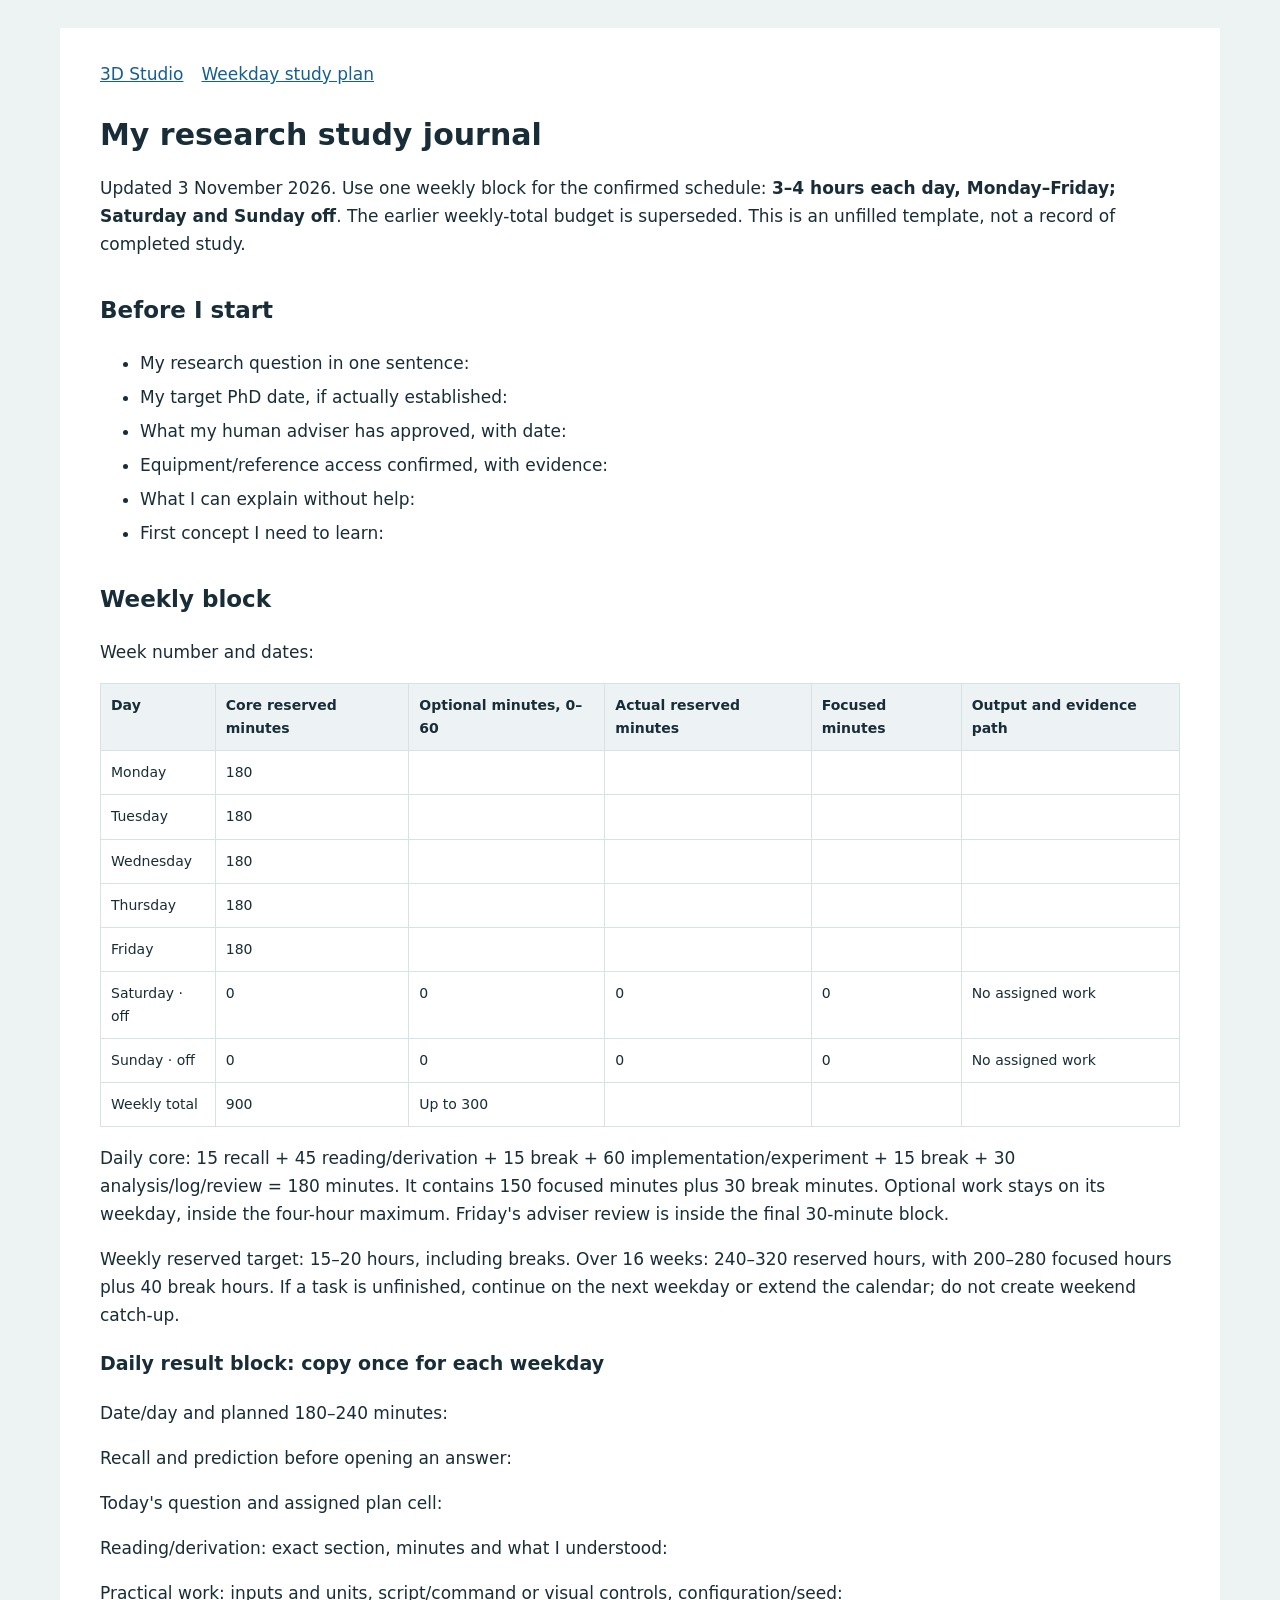
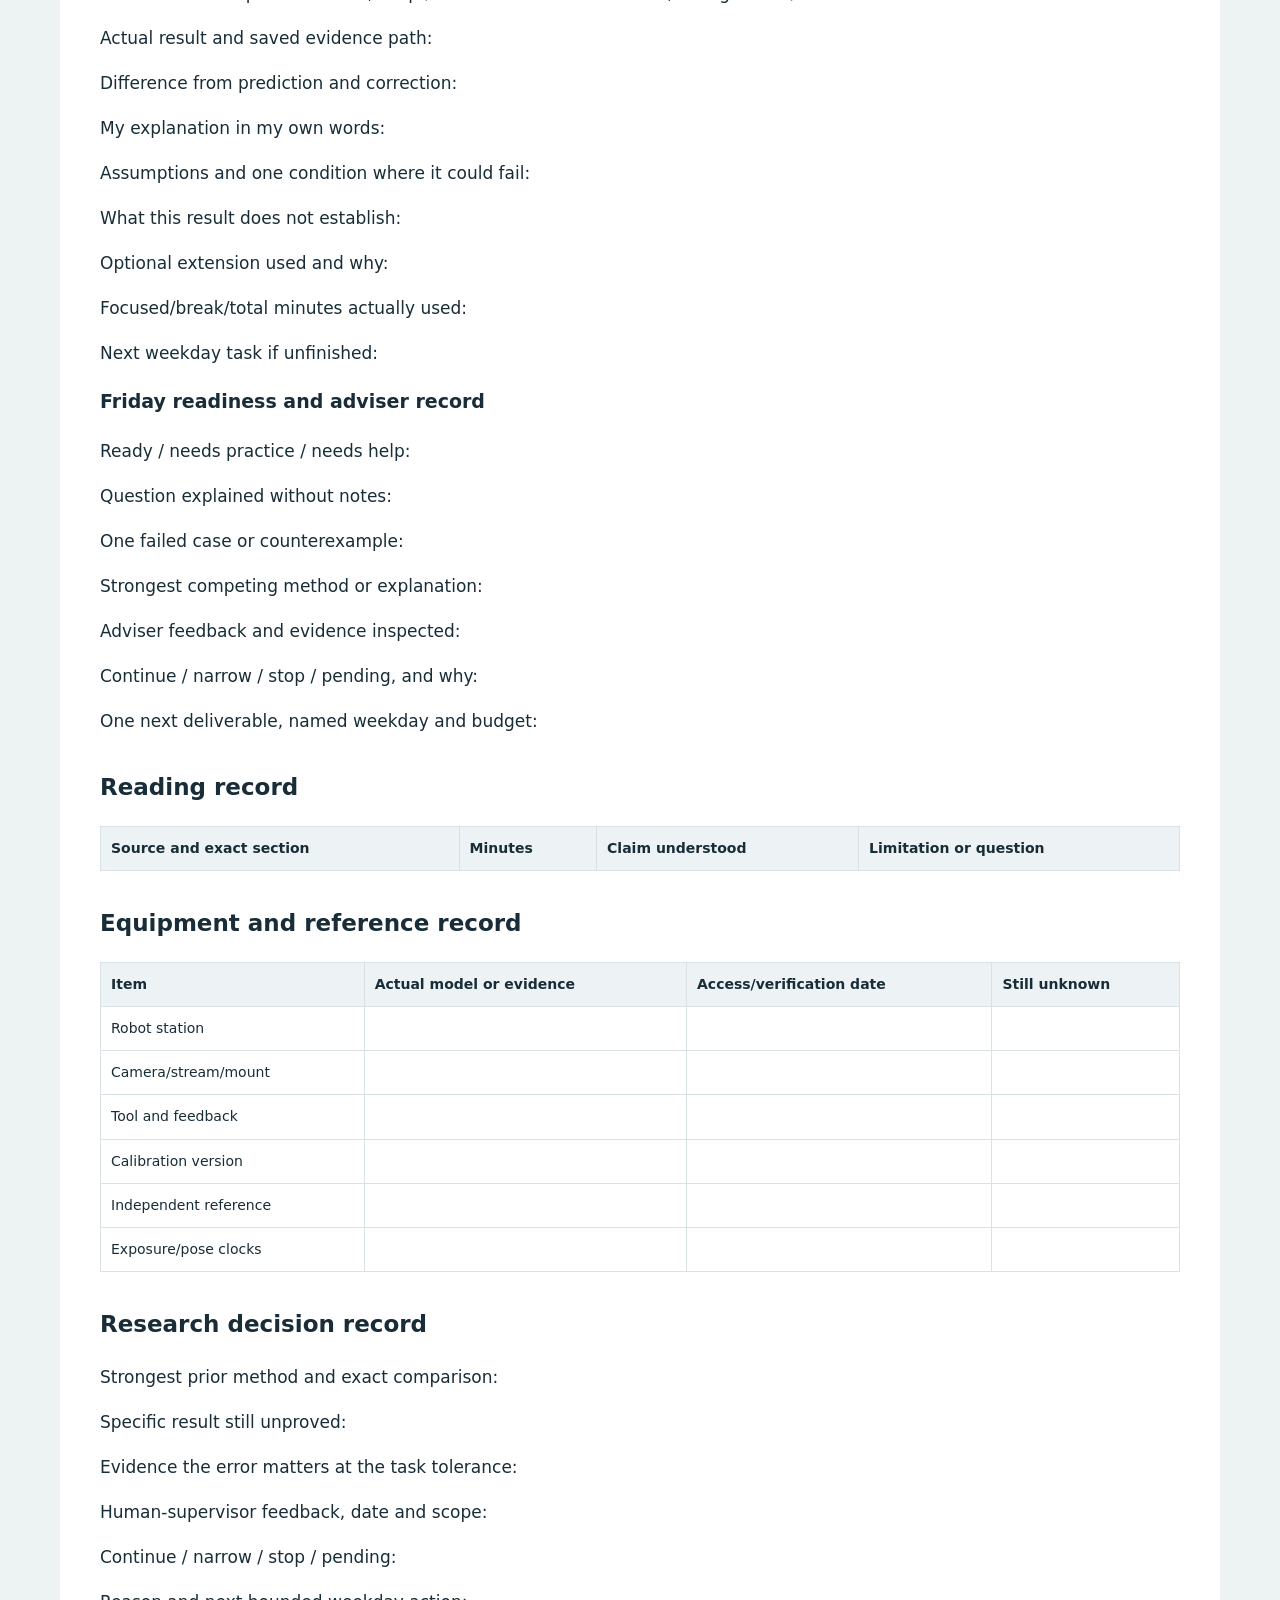
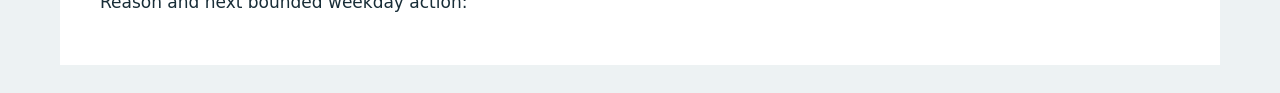
<file: starter_pack/Study_Journal.html>
<!doctype html><html lang="en"><head><meta charset="utf-8"><meta name="viewport" content="width=device-width,initial-scale=1"><title>My research study journal</title><style>body{font:17px/1.65 system-ui,sans-serif;background:#edf2f3;color:#182d37;margin:0}main{max-width:1080px;margin:28px auto;background:white;padding:32px 40px}a{color:#155f91;overflow-wrap:anywhere}h1{font-size:30px;line-height:1.25}h2{font-size:23px;margin-top:34px}h3{font-size:19px}table{border-collapse:collapse;width:100%;font-size:14px}td,th{padding:10px;border:1px solid #d8e1e3;text-align:left;vertical-align:top}th{background:#edf3f4}.table-wrap,pre{overflow-x:auto}pre{padding:18px;background:#eff3f4;font-size:13px;line-height:1.5}code{font-family:ui-monospace,monospace;font-size:.9em}li{margin:6px 0}nav{display:flex;flex-wrap:wrap;gap:18px;margin-bottom:28px}blockquote{border-left:3px solid #155f91;padding-left:18px}@media(max-width:700px){main{margin:0;padding:22px 16px}h1{font-size:26px}}</style></head><body><main><nav><a href="../simulation/scene3d/index.html">3D Studio</a><a href="16_Week_Plan.html">Weekday study plan</a></nav><h1 id="my-research-study-journal">My research study journal</h1><p>Updated 3 November 2026. Use one weekly block for the confirmed schedule: <strong>3–4 hours each day, Monday–Friday; Saturday and Sunday off</strong>. The earlier weekly-total budget is superseded. This is an unfilled template, not a record of completed study.</p><h2 id="before-i-start">Before I start</h2><ul><li>My research question in one sentence:</li><li>My target PhD date, if actually established:</li><li>What my human adviser has approved, with date:</li><li>Equipment/reference access confirmed, with evidence:</li><li>What I can explain without help:</li><li>First concept I need to learn:</li></ul><h2 id="weekly-block">Weekly block</h2><p>Week number and dates:</p><div class="table-wrap"><table><tr><th>Day</th><th>Core reserved minutes</th><th>Optional minutes, 0–60</th><th>Actual reserved minutes</th><th>Focused minutes</th><th>Output and evidence path</th></tr><tr><td>Monday</td><td>180</td><td></td><td></td><td></td><td></td></tr><tr><td>Tuesday</td><td>180</td><td></td><td></td><td></td><td></td></tr><tr><td>Wednesday</td><td>180</td><td></td><td></td><td></td><td></td></tr><tr><td>Thursday</td><td>180</td><td></td><td></td><td></td><td></td></tr><tr><td>Friday</td><td>180</td><td></td><td></td><td></td><td></td></tr><tr><td>Saturday · off</td><td>0</td><td>0</td><td>0</td><td>0</td><td>No assigned work</td></tr><tr><td>Sunday · off</td><td>0</td><td>0</td><td>0</td><td>0</td><td>No assigned work</td></tr><tr><td>Weekly total</td><td>900</td><td>Up to 300</td><td></td><td></td><td></td></tr></table></div><p>Daily core: 15 recall + 45 reading/derivation + 15 break + 60 implementation/experiment + 15 break + 30 analysis/log/review = 180 minutes. It contains 150 focused minutes plus 30 break minutes. Optional work stays on its weekday, inside the four-hour maximum. Friday&#x27;s adviser review is inside the final 30-minute block.</p><p>Weekly reserved target: 15–20 hours, including breaks. Over 16 weeks: 240–320 reserved hours, with 200–280 focused hours plus 40 break hours. If a task is unfinished, continue on the next weekday or extend the calendar; do not create weekend catch-up.</p><h3 id="daily-result-block-copy-once-for-each-weekday">Daily result block: copy once for each weekday</h3><p>Date/day and planned 180–240 minutes:</p><p>Recall and prediction before opening an answer:</p><p>Today&#x27;s question and assigned plan cell:</p><p>Reading/derivation: exact section, minutes and what I understood:</p><p>Practical work: inputs and units, script/command or visual controls, configuration/seed:</p><p>Actual result and saved evidence path:</p><p>Difference from prediction and correction:</p><p>My explanation in my own words:</p><p>Assumptions and one condition where it could fail:</p><p>What this result does not establish:</p><p>Optional extension used and why:</p><p>Focused/break/total minutes actually used:</p><p>Next weekday task if unfinished:</p><h3 id="friday-readiness-and-adviser-record">Friday readiness and adviser record</h3><p>Ready / needs practice / needs help:</p><p>Question explained without notes:</p><p>One failed case or counterexample:</p><p>Strongest competing method or explanation:</p><p>Adviser feedback and evidence inspected:</p><p>Continue / narrow / stop / pending, and why:</p><p>One next deliverable, named weekday and budget:</p><h2 id="reading-record">Reading record</h2><div class="table-wrap"><table><tr><th>Source and exact section</th><th>Minutes</th><th>Claim understood</th><th>Limitation or question</th></tr></table></div><h2 id="equipment-and-reference-record">Equipment and reference record</h2><div class="table-wrap"><table><tr><th>Item</th><th>Actual model or evidence</th><th>Access/verification date</th><th>Still unknown</th></tr><tr><td>Robot station</td><td></td><td></td><td></td></tr><tr><td>Camera/stream/mount</td><td></td><td></td><td></td></tr><tr><td>Tool and feedback</td><td></td><td></td><td></td></tr><tr><td>Calibration version</td><td></td><td></td><td></td></tr><tr><td>Independent reference</td><td></td><td></td><td></td></tr><tr><td>Exposure/pose clocks</td><td></td><td></td><td></td></tr></table></div><h2 id="research-decision-record">Research decision record</h2><p>Strongest prior method and exact comparison:</p><p>Specific result still unproved:</p><p>Evidence the error matters at the task tolerance:</p><p>Human-supervisor feedback, date and scope:</p><p>Continue / narrow / stop / pending:</p><p>Reason and next bounded weekday action:</p></main></body></html>
</file>
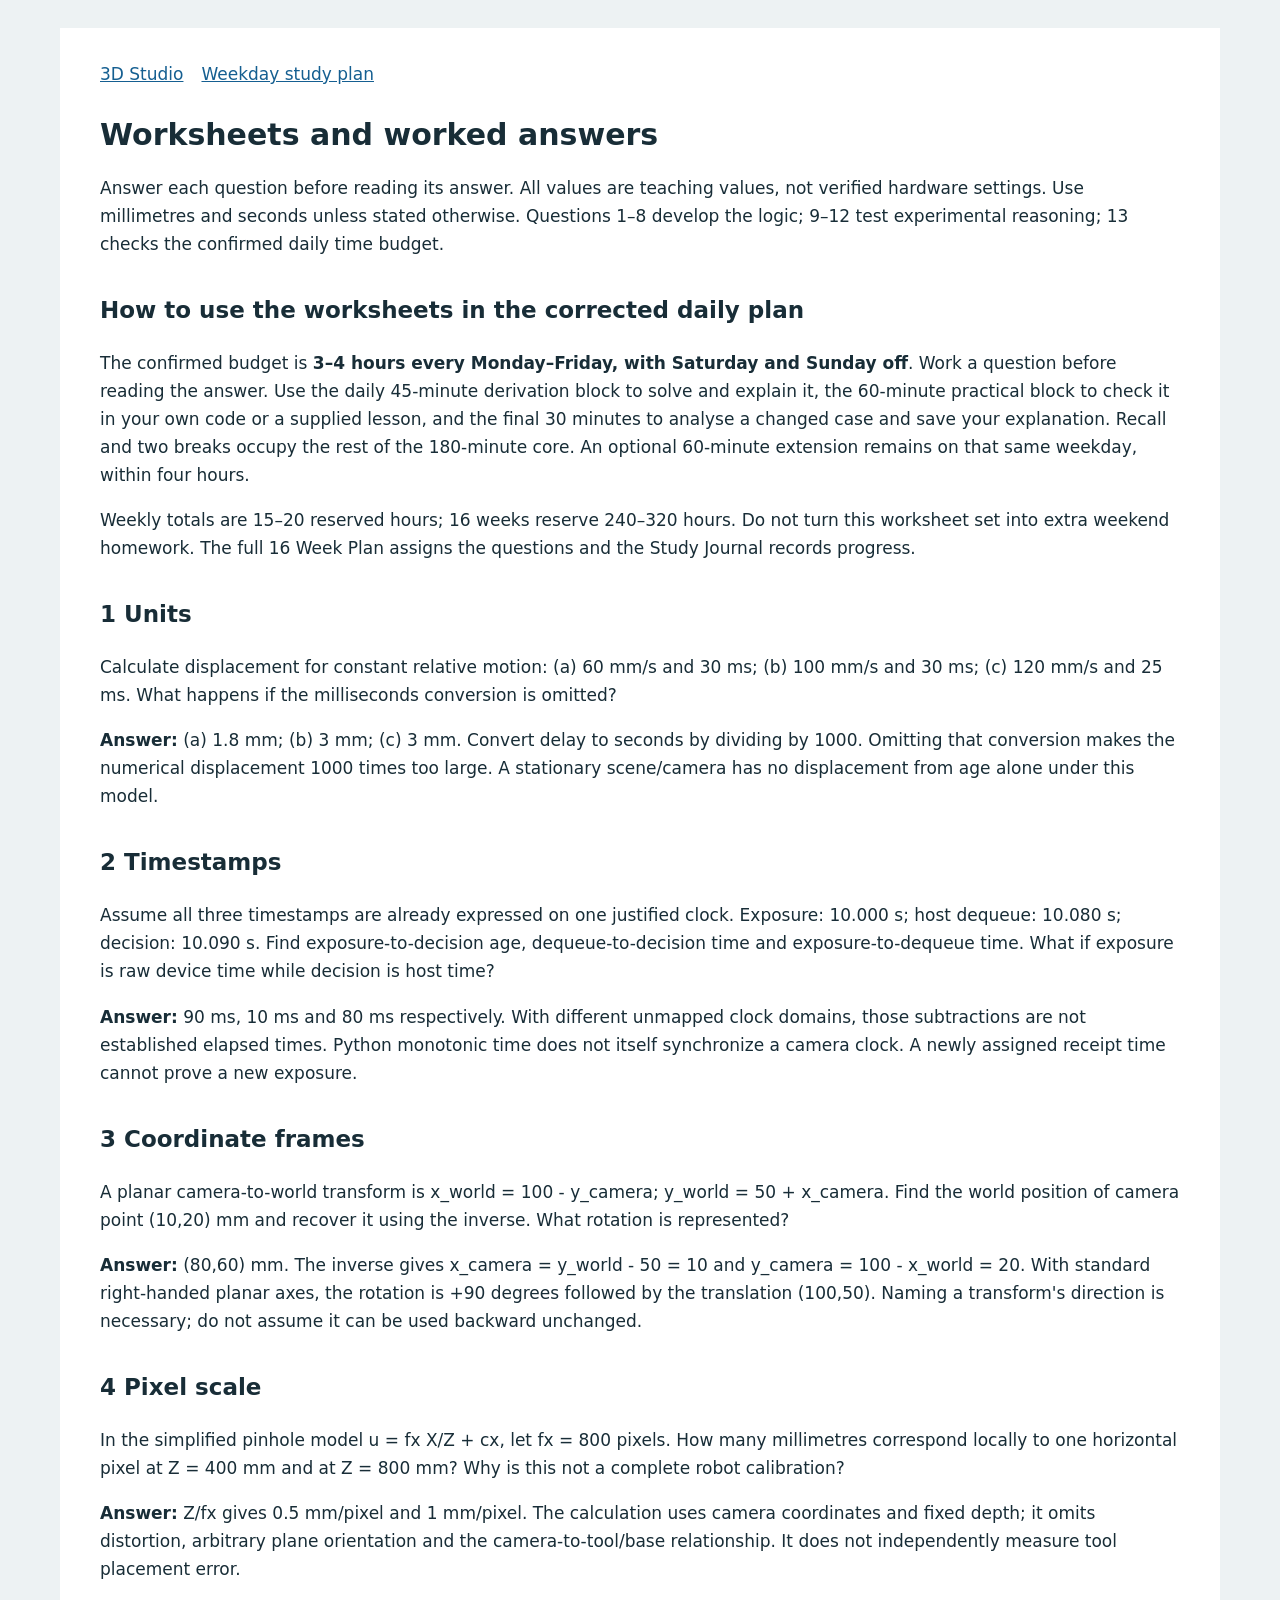
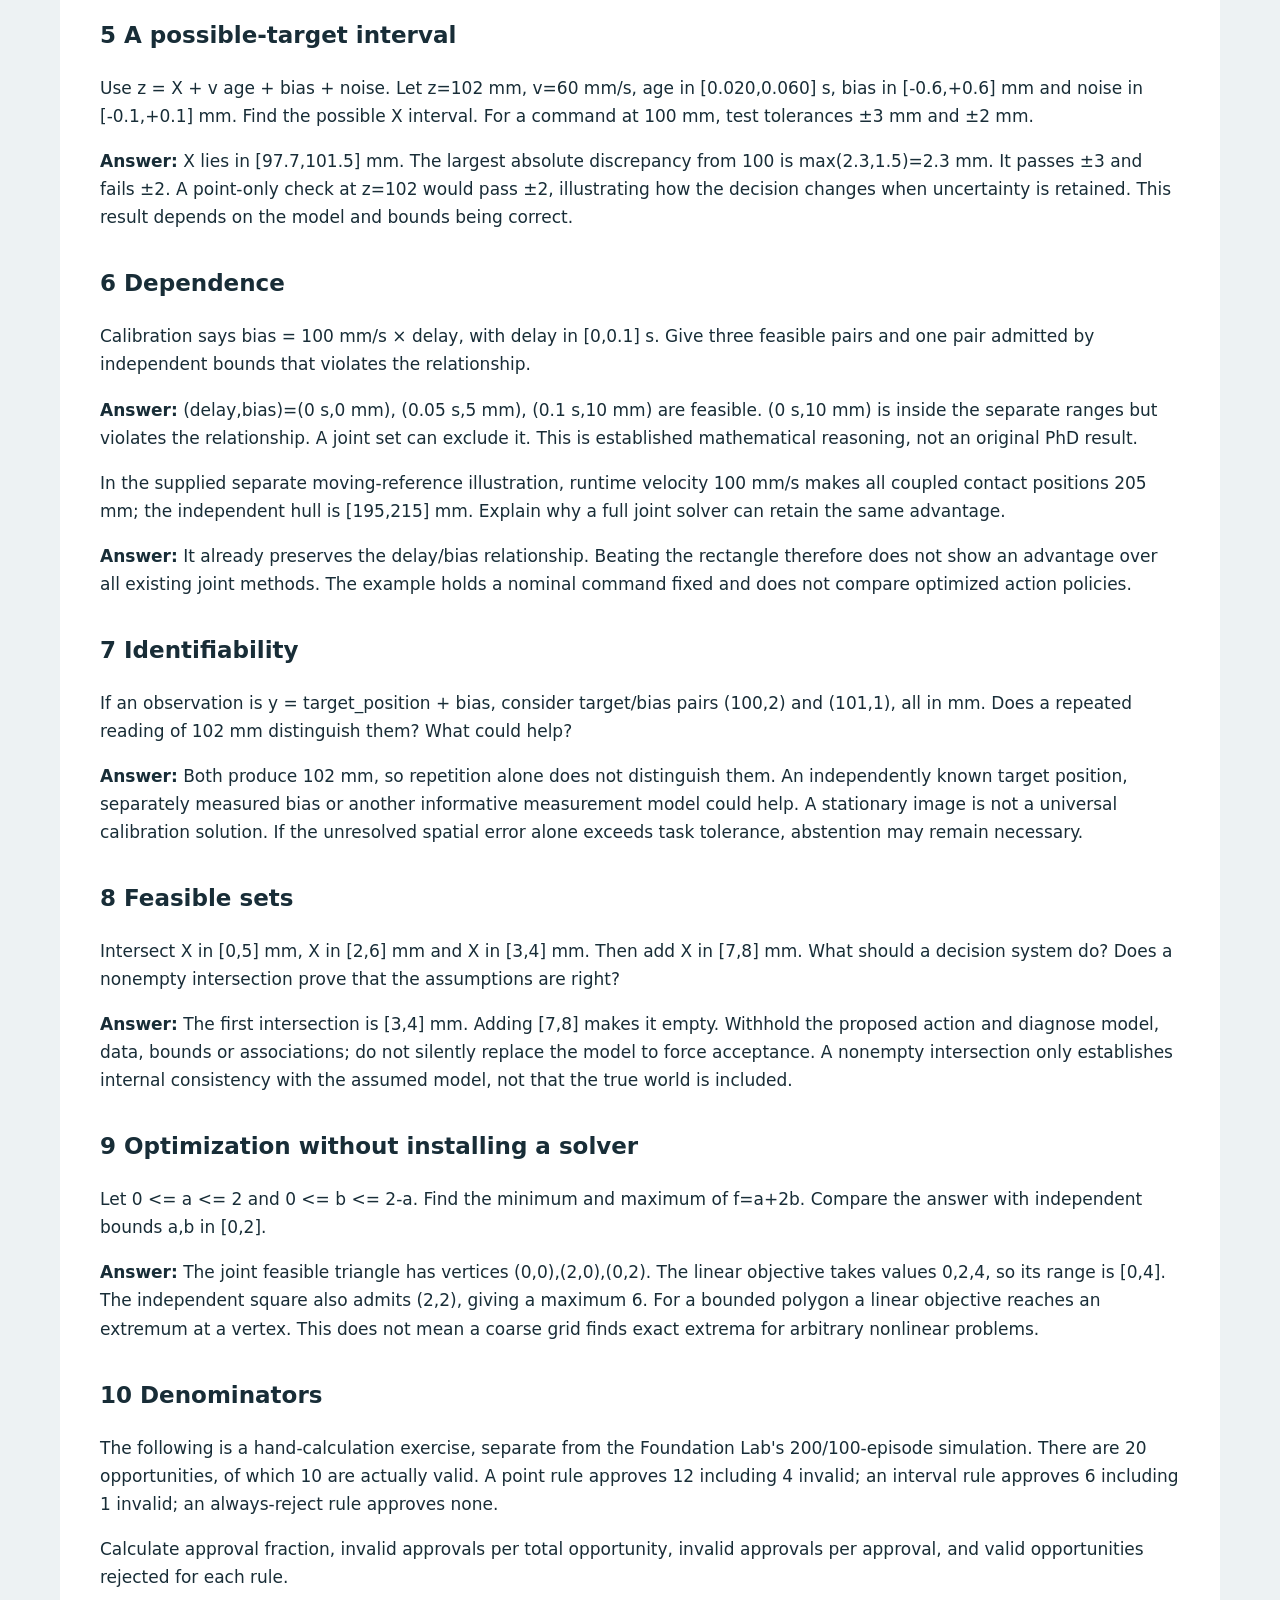
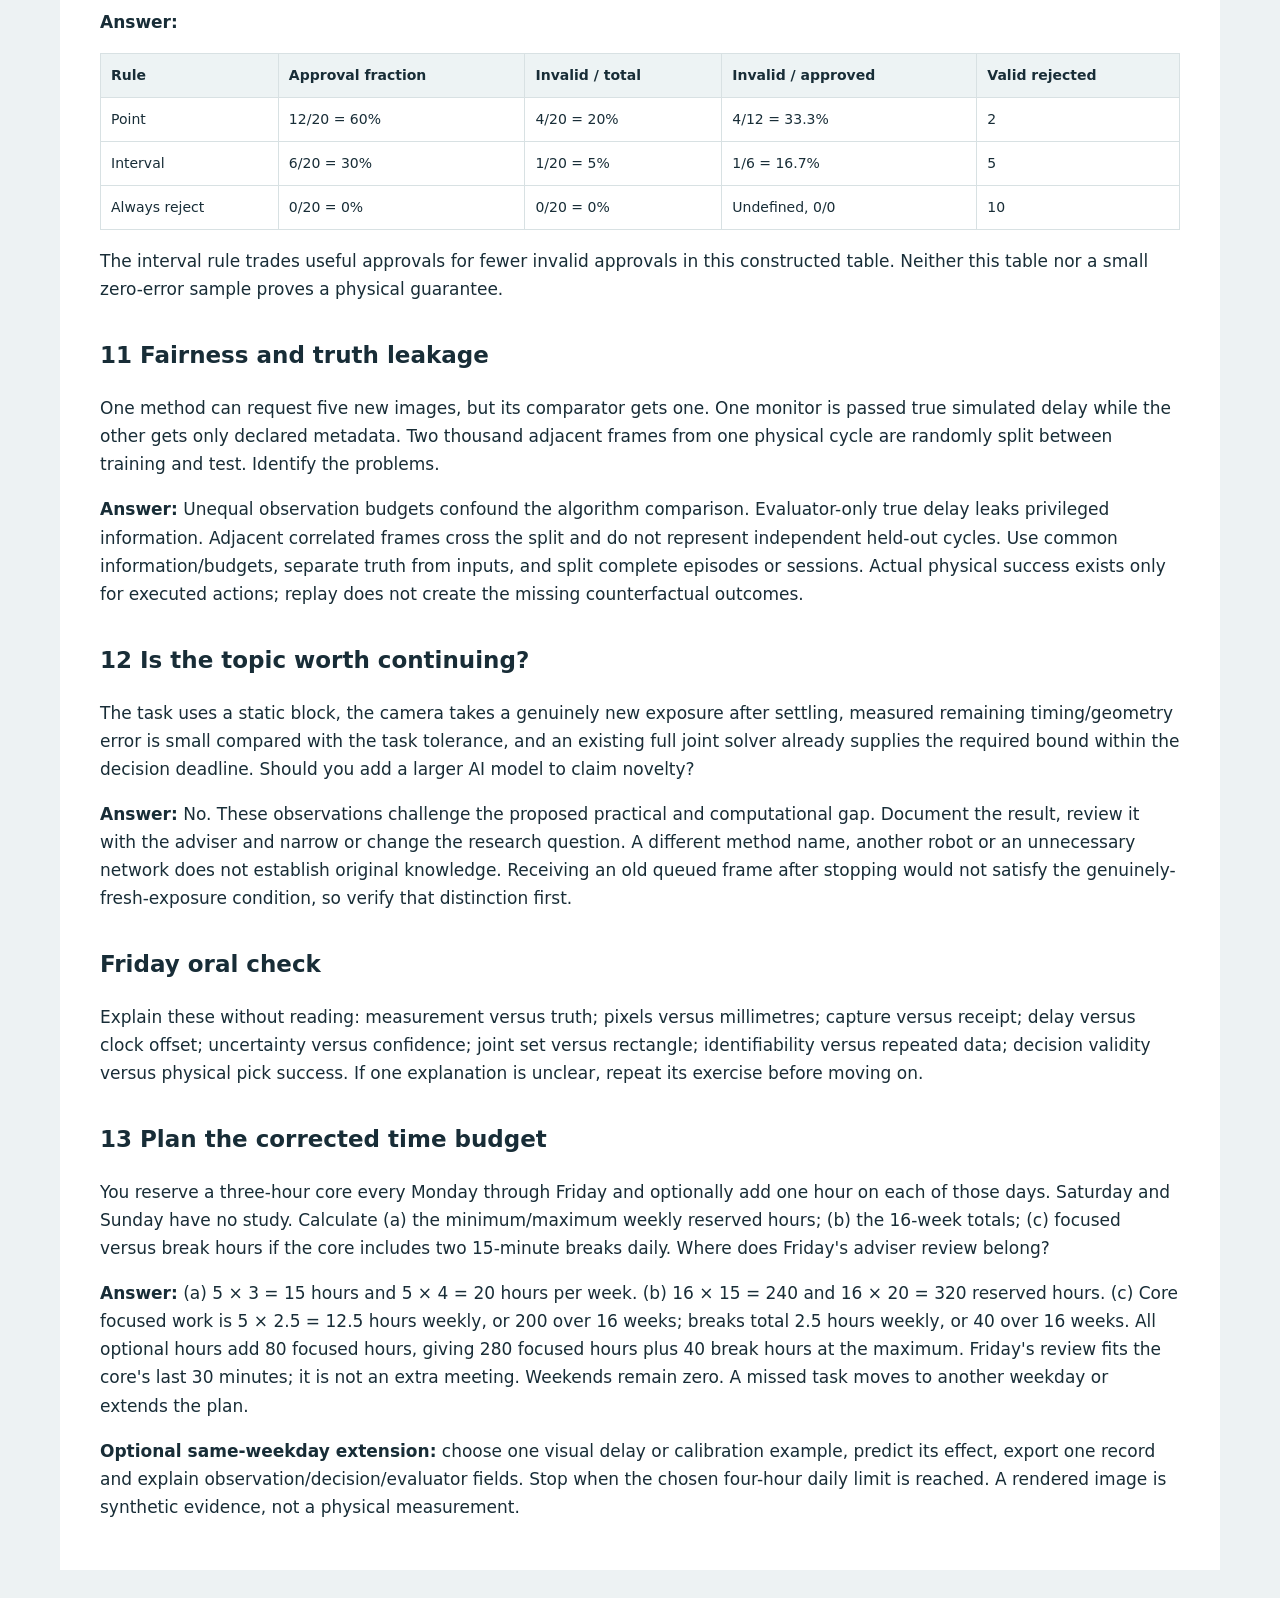
<file: starter_pack/Worksheets_and_Answers.html>
<!doctype html><html lang="en"><head><meta charset="utf-8"><meta name="viewport" content="width=device-width,initial-scale=1"><title>Worksheets and worked answers</title><style>body{font:17px/1.65 system-ui,sans-serif;background:#edf2f3;color:#182d37;margin:0}main{max-width:1080px;margin:28px auto;background:white;padding:32px 40px}a{color:#155f91;overflow-wrap:anywhere}h1{font-size:30px;line-height:1.25}h2{font-size:23px;margin-top:34px}h3{font-size:19px}table{border-collapse:collapse;width:100%;font-size:14px}td,th{padding:10px;border:1px solid #d8e1e3;text-align:left;vertical-align:top}th{background:#edf3f4}.table-wrap,pre{overflow-x:auto}pre{padding:18px;background:#eff3f4;font-size:13px;line-height:1.5}code{font-family:ui-monospace,monospace;font-size:.9em}li{margin:6px 0}nav{display:flex;flex-wrap:wrap;gap:18px;margin-bottom:28px}blockquote{border-left:3px solid #155f91;padding-left:18px}@media(max-width:700px){main{margin:0;padding:22px 16px}h1{font-size:26px}}</style></head><body><main><nav><a href="../simulation/scene3d/index.html">3D Studio</a><a href="16_Week_Plan.html">Weekday study plan</a></nav><h1 id="worksheets-and-worked-answers">Worksheets and worked answers</h1><p>Answer each question before reading its answer. All values are teaching values, not verified hardware settings. Use millimetres and seconds unless stated otherwise. Questions 1–8 develop the logic; 9–12 test experimental reasoning; 13 checks the confirmed daily time budget.</p><h2 id="how-to-use-the-worksheets-in-the-corrected-daily-plan">How to use the worksheets in the corrected daily plan</h2><p>The confirmed budget is <strong>3–4 hours every Monday–Friday, with Saturday and Sunday off</strong>. Work a question before reading the answer. Use the daily 45-minute derivation block to solve and explain it, the 60-minute practical block to check it in your own code or a supplied lesson, and the final 30 minutes to analyse a changed case and save your explanation. Recall and two breaks occupy the rest of the 180-minute core. An optional 60-minute extension remains on that same weekday, within four hours.</p><p>Weekly totals are 15–20 reserved hours; 16 weeks reserve 240–320 hours. Do not turn this worksheet set into extra weekend homework. The full 16 Week Plan assigns the questions and the Study Journal records progress.</p><h2 id="1-units">1 Units</h2><p>Calculate displacement for constant relative motion: (a) 60 mm/s and 30 ms; (b) 100 mm/s and 30 ms; (c) 120 mm/s and 25 ms. What happens if the milliseconds conversion is omitted?</p><p><strong>Answer:</strong> (a) 1.8 mm; (b) 3 mm; (c) 3 mm. Convert delay to seconds by dividing by 1000. Omitting that conversion makes the numerical displacement 1000 times too large. A stationary scene/camera has no displacement from age alone under this model.</p><h2 id="2-timestamps">2 Timestamps</h2><p>Assume all three timestamps are already expressed on one justified clock. Exposure: 10.000 s; host dequeue: 10.080 s; decision: 10.090 s. Find exposure-to-decision age, dequeue-to-decision time and exposure-to-dequeue time. What if exposure is raw device time while decision is host time?</p><p><strong>Answer:</strong> 90 ms, 10 ms and 80 ms respectively. With different unmapped clock domains, those subtractions are not established elapsed times. Python monotonic time does not itself synchronize a camera clock. A newly assigned receipt time cannot prove a new exposure.</p><h2 id="3-coordinate-frames">3 Coordinate frames</h2><p>A planar camera-to-world transform is x_world = 100 - y_camera; y_world = 50 + x_camera. Find the world position of camera point (10,20) mm and recover it using the inverse. What rotation is represented?</p><p><strong>Answer:</strong> (80,60) mm. The inverse gives x_camera = y_world - 50 = 10 and y_camera = 100 - x_world = 20. With standard right-handed planar axes, the rotation is +90 degrees followed by the translation (100,50). Naming a transform&#x27;s direction is necessary; do not assume it can be used backward unchanged.</p><h2 id="4-pixel-scale">4 Pixel scale</h2><p>In the simplified pinhole model u = fx X/Z + cx, let fx = 800 pixels. How many millimetres correspond locally to one horizontal pixel at Z = 400 mm and at Z = 800 mm? Why is this not a complete robot calibration?</p><p><strong>Answer:</strong> Z/fx gives 0.5 mm/pixel and 1 mm/pixel. The calculation uses camera coordinates and fixed depth; it omits distortion, arbitrary plane orientation and the camera-to-tool/base relationship. It does not independently measure tool placement error.</p><h2 id="5-a-possible-target-interval">5 A possible-target interval</h2><p>Use z = X + v age + bias + noise. Let z=102 mm, v=60 mm/s, age in [0.020,0.060] s, bias in [-0.6,+0.6] mm and noise in [-0.1,+0.1] mm. Find the possible X interval. For a command at 100 mm, test tolerances ±3 mm and ±2 mm.</p><p><strong>Answer:</strong> X lies in [97.7,101.5] mm. The largest absolute discrepancy from 100 is max(2.3,1.5)=2.3 mm. It passes ±3 and fails ±2. A point-only check at z=102 would pass ±2, illustrating how the decision changes when uncertainty is retained. This result depends on the model and bounds being correct.</p><h2 id="6-dependence">6 Dependence</h2><p>Calibration says bias = 100 mm/s × delay, with delay in [0,0.1] s. Give three feasible pairs and one pair admitted by independent bounds that violates the relationship.</p><p><strong>Answer:</strong> (delay,bias)=(0 s,0 mm), (0.05 s,5 mm), (0.1 s,10 mm) are feasible. (0 s,10 mm) is inside the separate ranges but violates the relationship. A joint set can exclude it. This is established mathematical reasoning, not an original PhD result.</p><p>In the supplied separate moving-reference illustration, runtime velocity 100 mm/s makes all coupled contact positions 205 mm; the independent hull is [195,215] mm. Explain why a full joint solver can retain the same advantage.</p><p><strong>Answer:</strong> It already preserves the delay/bias relationship. Beating the rectangle therefore does not show an advantage over all existing joint methods. The example holds a nominal command fixed and does not compare optimized action policies.</p><h2 id="7-identifiability">7 Identifiability</h2><p>If an observation is y = target_position + bias, consider target/bias pairs (100,2) and (101,1), all in mm. Does a repeated reading of 102 mm distinguish them? What could help?</p><p><strong>Answer:</strong> Both produce 102 mm, so repetition alone does not distinguish them. An independently known target position, separately measured bias or another informative measurement model could help. A stationary image is not a universal calibration solution. If the unresolved spatial error alone exceeds task tolerance, abstention may remain necessary.</p><h2 id="8-feasible-sets">8 Feasible sets</h2><p>Intersect X in [0,5] mm, X in [2,6] mm and X in [3,4] mm. Then add X in [7,8] mm. What should a decision system do? Does a nonempty intersection prove that the assumptions are right?</p><p><strong>Answer:</strong> The first intersection is [3,4] mm. Adding [7,8] makes it empty. Withhold the proposed action and diagnose model, data, bounds or associations; do not silently replace the model to force acceptance. A nonempty intersection only establishes internal consistency with the assumed model, not that the true world is included.</p><h2 id="9-optimization-without-installing-a-solver">9 Optimization without installing a solver</h2><p>Let 0 &lt;= a &lt;= 2 and 0 &lt;= b &lt;= 2-a. Find the minimum and maximum of f=a+2b. Compare the answer with independent bounds a,b in [0,2].</p><p><strong>Answer:</strong> The joint feasible triangle has vertices (0,0),(2,0),(0,2). The linear objective takes values 0,2,4, so its range is [0,4]. The independent square also admits (2,2), giving a maximum 6. For a bounded polygon a linear objective reaches an extremum at a vertex. This does not mean a coarse grid finds exact extrema for arbitrary nonlinear problems.</p><h2 id="10-denominators">10 Denominators</h2><p>The following is a hand-calculation exercise, separate from the Foundation Lab&#x27;s 200/100-episode simulation. There are 20 opportunities, of which 10 are actually valid. A point rule approves 12 including 4 invalid; an interval rule approves 6 including 1 invalid; an always-reject rule approves none.</p><p>Calculate approval fraction, invalid approvals per total opportunity, invalid approvals per approval, and valid opportunities rejected for each rule.</p><p><strong>Answer:</strong></p><div class="table-wrap"><table><tr><th>Rule</th><th>Approval fraction</th><th>Invalid / total</th><th>Invalid / approved</th><th>Valid rejected</th></tr><tr><td>Point</td><td>12/20 = 60%</td><td>4/20 = 20%</td><td>4/12 = 33.3%</td><td>2</td></tr><tr><td>Interval</td><td>6/20 = 30%</td><td>1/20 = 5%</td><td>1/6 = 16.7%</td><td>5</td></tr><tr><td>Always reject</td><td>0/20 = 0%</td><td>0/20 = 0%</td><td>Undefined, 0/0</td><td>10</td></tr></table></div><p>The interval rule trades useful approvals for fewer invalid approvals in this constructed table. Neither this table nor a small zero-error sample proves a physical guarantee.</p><h2 id="11-fairness-and-truth-leakage">11 Fairness and truth leakage</h2><p>One method can request five new images, but its comparator gets one. One monitor is passed true simulated delay while the other gets only declared metadata. Two thousand adjacent frames from one physical cycle are randomly split between training and test. Identify the problems.</p><p><strong>Answer:</strong> Unequal observation budgets confound the algorithm comparison. Evaluator-only true delay leaks privileged information. Adjacent correlated frames cross the split and do not represent independent held-out cycles. Use common information/budgets, separate truth from inputs, and split complete episodes or sessions. Actual physical success exists only for executed actions; replay does not create the missing counterfactual outcomes.</p><h2 id="12-is-the-topic-worth-continuing">12 Is the topic worth continuing?</h2><p>The task uses a static block, the camera takes a genuinely new exposure after settling, measured remaining timing/geometry error is small compared with the task tolerance, and an existing full joint solver already supplies the required bound within the decision deadline. Should you add a larger AI model to claim novelty?</p><p><strong>Answer:</strong> No. These observations challenge the proposed practical and computational gap. Document the result, review it with the adviser and narrow or change the research question. A different method name, another robot or an unnecessary network does not establish original knowledge. Receiving an old queued frame after stopping would not satisfy the genuinely-fresh-exposure condition, so verify that distinction first.</p><h2 id="friday-oral-check">Friday oral check</h2><p>Explain these without reading: measurement versus truth; pixels versus millimetres; capture versus receipt; delay versus clock offset; uncertainty versus confidence; joint set versus rectangle; identifiability versus repeated data; decision validity versus physical pick success. If one explanation is unclear, repeat its exercise before moving on.</p><h2 id="13-plan-the-corrected-time-budget">13 Plan the corrected time budget</h2><p>You reserve a three-hour core every Monday through Friday and optionally add one hour on each of those days. Saturday and Sunday have no study. Calculate (a) the minimum/maximum weekly reserved hours; (b) the 16-week totals; (c) focused versus break hours if the core includes two 15-minute breaks daily. Where does Friday&#x27;s adviser review belong?</p><p><strong>Answer:</strong> (a) 5 × 3 = 15 hours and 5 × 4 = 20 hours per week. (b) 16 × 15 = 240 and 16 × 20 = 320 reserved hours. (c) Core focused work is 5 × 2.5 = 12.5 hours weekly, or 200 over 16 weeks; breaks total 2.5 hours weekly, or 40 over 16 weeks. All optional hours add 80 focused hours, giving 280 focused hours plus 40 break hours at the maximum. Friday&#x27;s review fits the core&#x27;s last 30 minutes; it is not an extra meeting. Weekends remain zero. A missed task moves to another weekday or extends the plan.</p><p><strong>Optional same-weekday extension:</strong> choose one visual delay or calibration example, predict its effect, export one record and explain observation/decision/evaluator fields. Stop when the chosen four-hour daily limit is reached. A rendered image is synthetic evidence, not a physical measurement.</p></main></body></html>
</file>
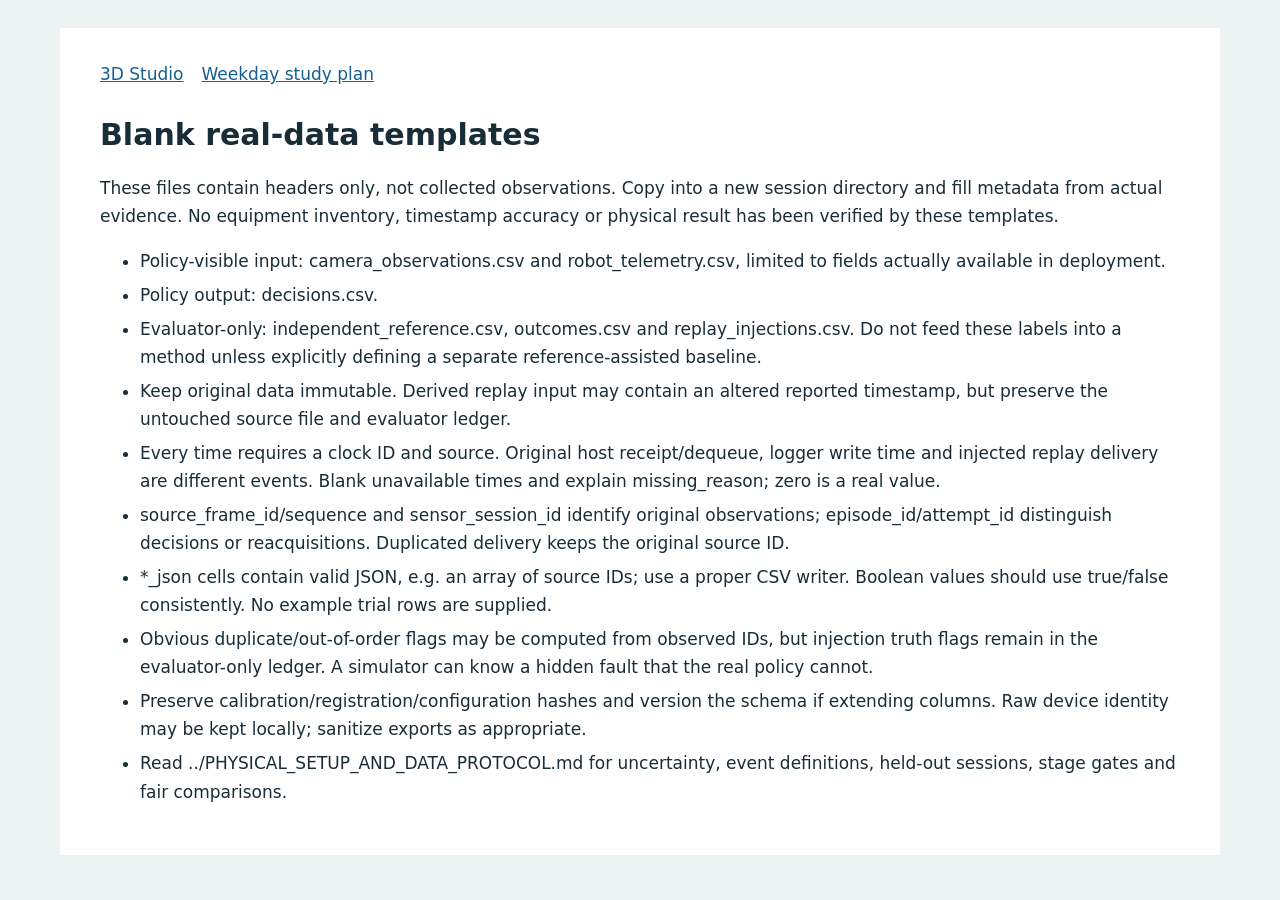
<file: simulation/real_data_templates/README.html>
<!doctype html><html lang="en"><head><meta charset="utf-8"><meta name="viewport" content="width=device-width,initial-scale=1"><title>Blank real-data templates</title><style>body{font:17px/1.65 system-ui,sans-serif;background:#edf2f3;color:#182d37;margin:0}main{max-width:1080px;margin:28px auto;background:white;padding:32px 40px}a{color:#155f91;overflow-wrap:anywhere}h1{font-size:30px;line-height:1.25}h2{font-size:23px;margin-top:34px}h3{font-size:19px}table{border-collapse:collapse;width:100%;font-size:14px}td,th{padding:10px;border:1px solid #d8e1e3;text-align:left;vertical-align:top}th{background:#edf3f4}.table-wrap,pre{overflow-x:auto}pre{padding:18px;background:#eff3f4;font-size:13px;line-height:1.5}code{font-family:ui-monospace,monospace;font-size:.9em}li{margin:6px 0}nav{display:flex;flex-wrap:wrap;gap:18px;margin-bottom:28px}blockquote{border-left:3px solid #155f91;padding-left:18px}@media(max-width:700px){main{margin:0;padding:22px 16px}h1{font-size:26px}}</style></head><body><main><nav><a href="../scene3d/index.html">3D Studio</a><a href="../../starter_pack/16_Week_Plan.html">Weekday study plan</a></nav><h1 id="blank-real-data-templates">Blank real-data templates</h1><p>These files contain headers only, not collected observations. Copy into a new session directory and fill metadata from actual evidence. No equipment inventory, timestamp accuracy or physical result has been verified by these templates.</p><ul><li>Policy-visible input: camera_observations.csv and robot_telemetry.csv, limited to fields actually available in deployment.</li><li>Policy output: decisions.csv.</li><li>Evaluator-only: independent_reference.csv, outcomes.csv and replay_injections.csv. Do not feed these labels into a method unless explicitly defining a separate reference-assisted baseline.</li><li>Keep original data immutable. Derived replay input may contain an altered reported timestamp, but preserve the untouched source file and evaluator ledger.</li><li>Every time requires a clock ID and source. Original host receipt/dequeue, logger write time and injected replay delivery are different events. Blank unavailable times and explain missing_reason; zero is a real value.</li><li>source_frame_id/sequence and sensor_session_id identify original observations; episode_id/attempt_id distinguish decisions or reacquisitions. Duplicated delivery keeps the original source ID.</li><li>*_json cells contain valid JSON, e.g. an array of source IDs; use a proper CSV writer. Boolean values should use true/false consistently. No example trial rows are supplied.</li><li>Obvious duplicate/out-of-order flags may be computed from observed IDs, but injection truth flags remain in the evaluator-only ledger. A simulator can know a hidden fault that the real policy cannot.</li><li>Preserve calibration/registration/configuration hashes and version the schema if extending columns. Raw device identity may be kept locally; sanitize exports as appropriate.</li><li>Read ../PHYSICAL_SETUP_AND_DATA_PROTOCOL.md for uncertainty, event definitions, held-out sessions, stage gates and fair comparisons.</li></ul></main></body></html>
</file>
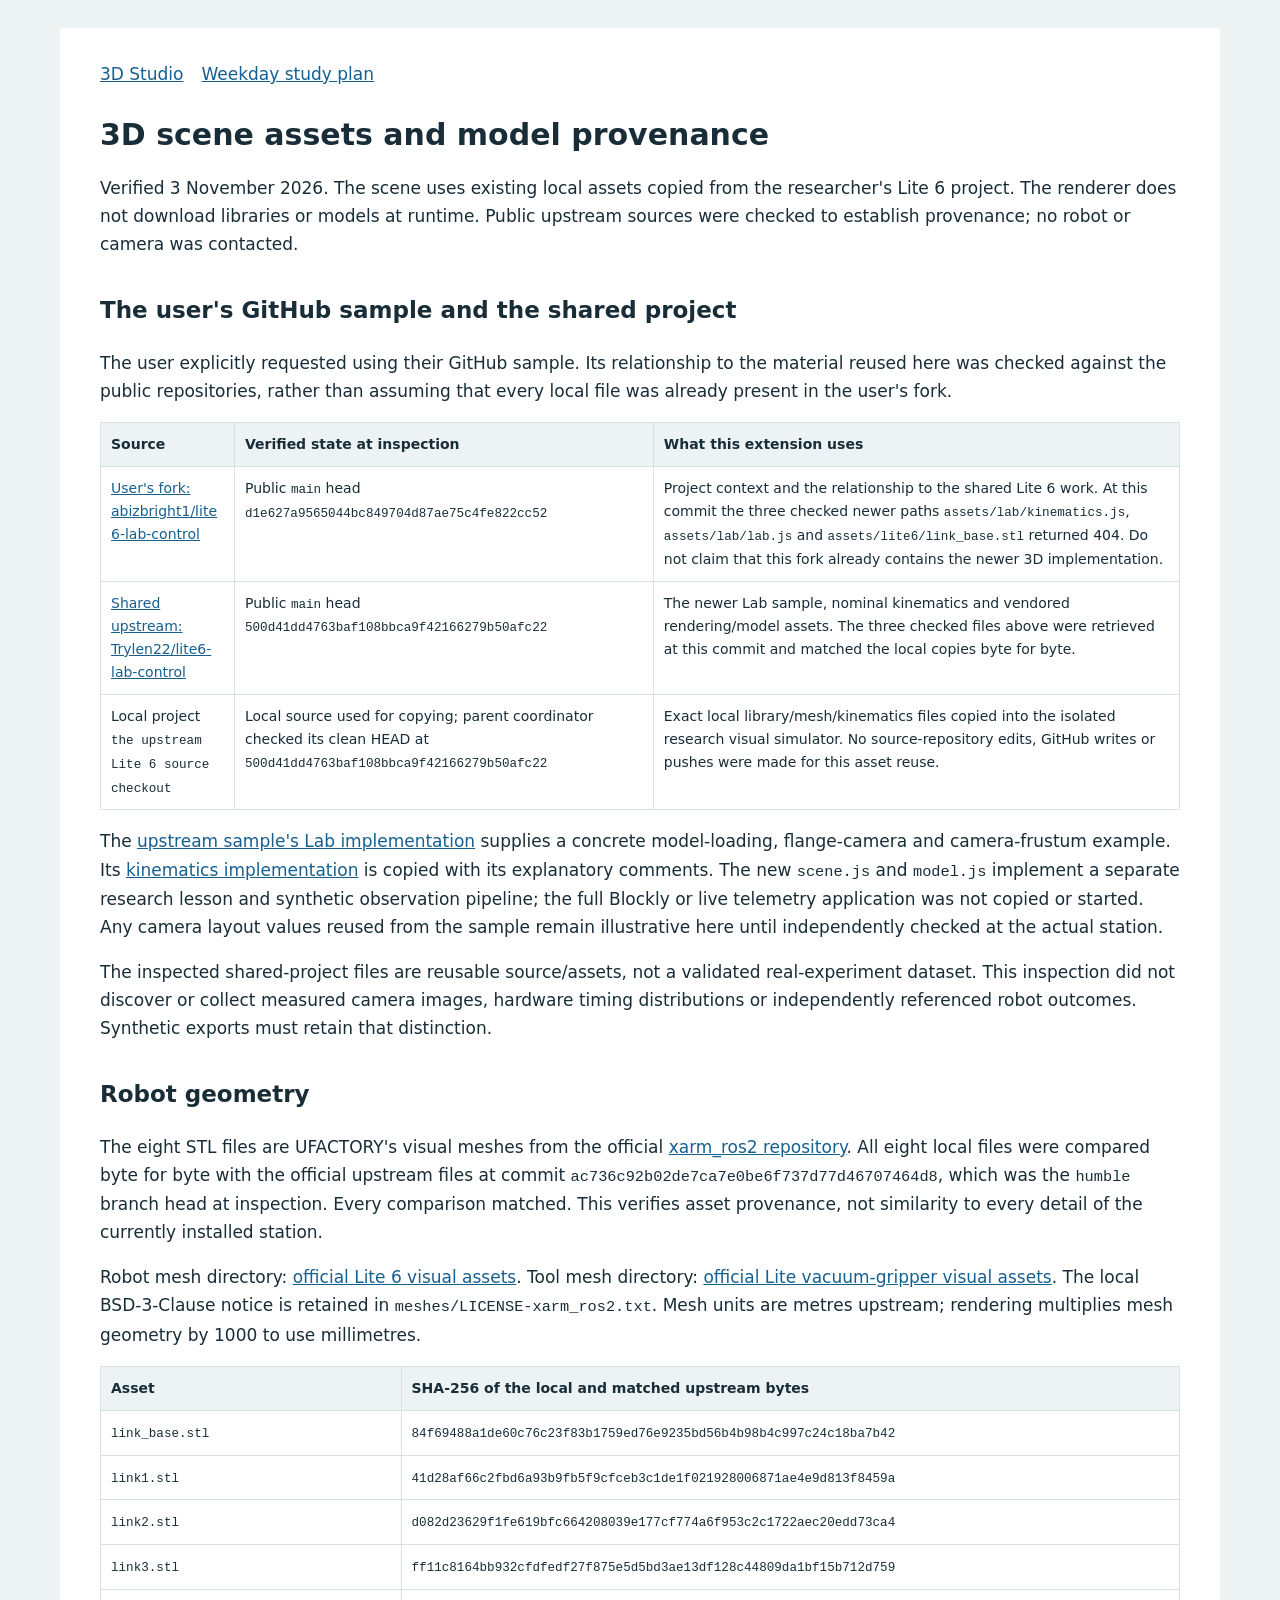
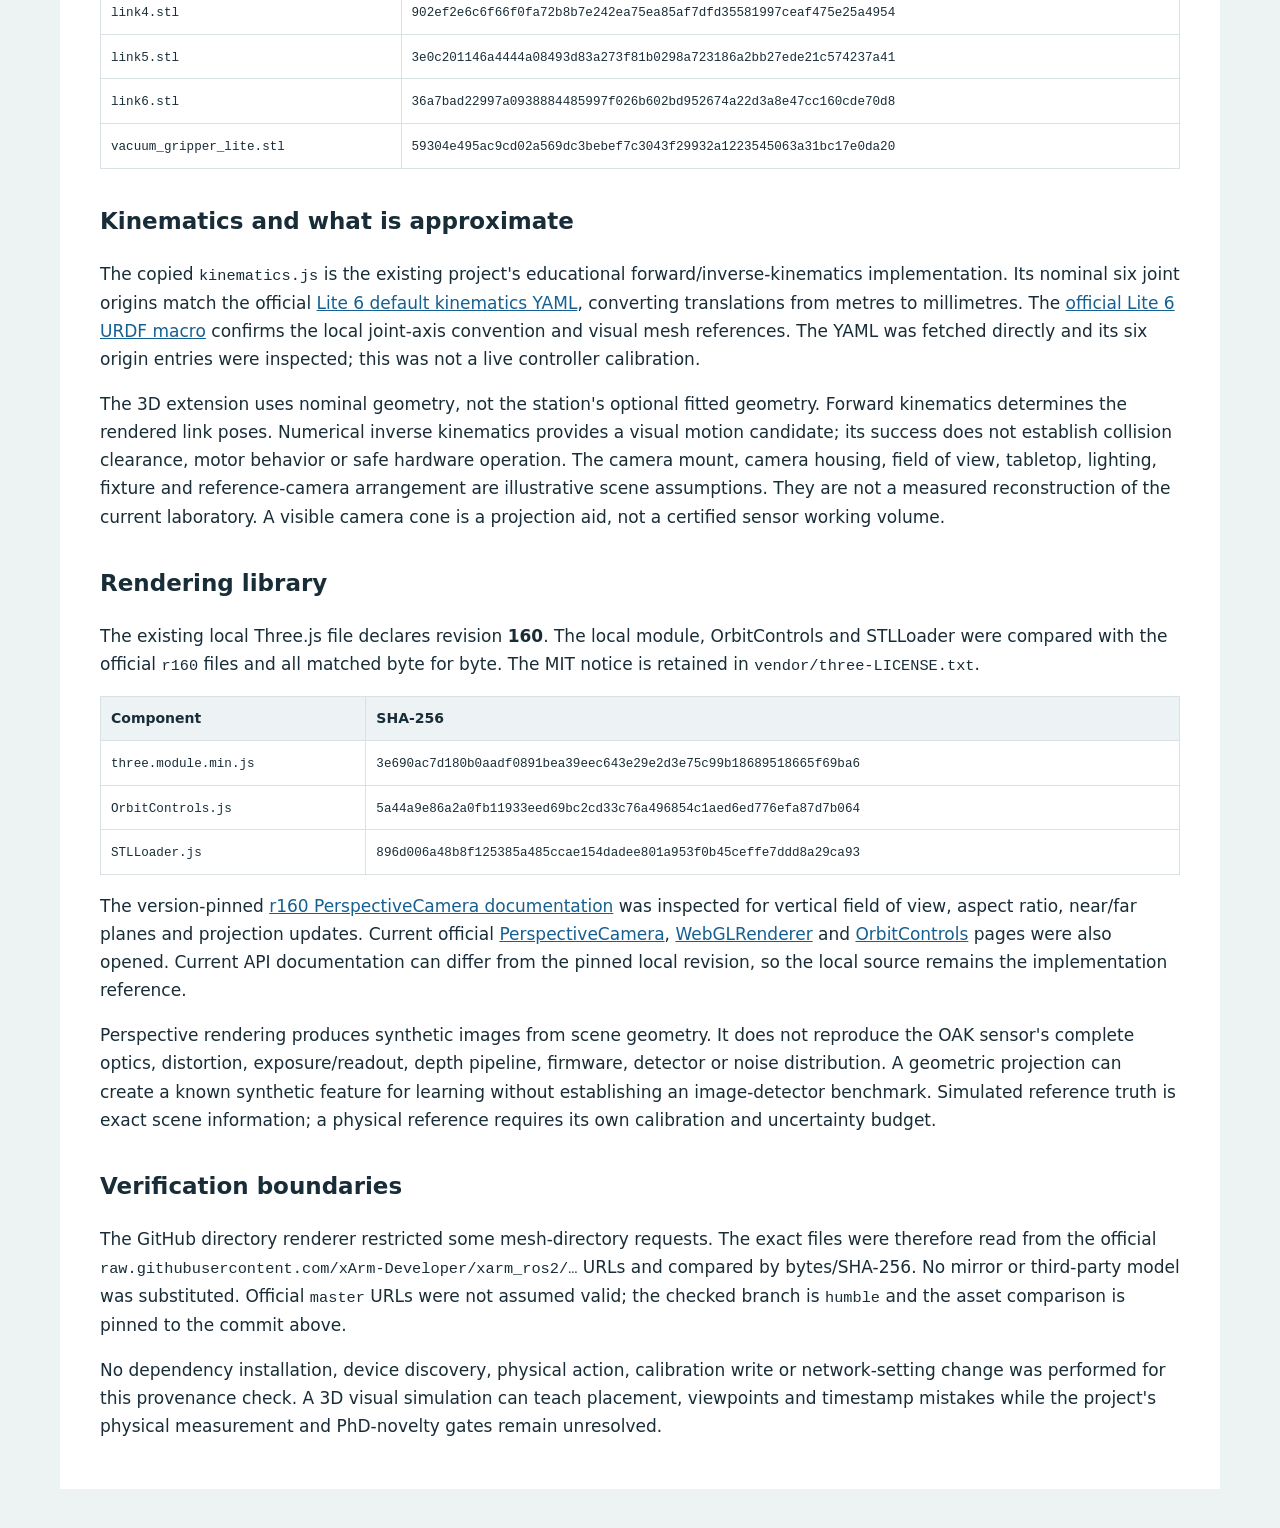
<file: simulation/scene3d/ASSET_SOURCES.html>
<!doctype html><html lang="en"><head><meta charset="utf-8"><meta name="viewport" content="width=device-width,initial-scale=1"><title>3D scene assets and model provenance</title><style>body{font:17px/1.65 system-ui,sans-serif;background:#edf2f3;color:#182d37;margin:0}main{max-width:1080px;margin:28px auto;background:white;padding:32px 40px}a{color:#155f91;overflow-wrap:anywhere}h1{font-size:30px;line-height:1.25}h2{font-size:23px;margin-top:34px}h3{font-size:19px}table{border-collapse:collapse;width:100%;font-size:14px}td,th{padding:10px;border:1px solid #d8e1e3;text-align:left;vertical-align:top}th{background:#edf3f4}.table-wrap,pre{overflow-x:auto}pre{padding:18px;background:#eff3f4;font-size:13px;line-height:1.5}code{font-family:ui-monospace,monospace;font-size:.9em}li{margin:6px 0}nav{display:flex;flex-wrap:wrap;gap:18px;margin-bottom:28px}blockquote{border-left:3px solid #155f91;padding-left:18px}@media(max-width:700px){main{margin:0;padding:22px 16px}h1{font-size:26px}}</style></head><body><main><nav><a href="index.html">3D Studio</a><a href="../../starter_pack/16_Week_Plan.html">Weekday study plan</a></nav><h1 id="3d-scene-assets-and-model-provenance">3D scene assets and model provenance</h1><p>Verified 3 November 2026. The scene uses existing local assets copied from the researcher&#x27;s Lite 6 project. The renderer does not download libraries or models at runtime. Public upstream sources were checked to establish provenance; no robot or camera was contacted.</p><h2 id="the-user-s-github-sample-and-the-shared-project">The user&#x27;s GitHub sample and the shared project</h2><p>The user explicitly requested using their GitHub sample. Its relationship to the material reused here was checked against the public repositories, rather than assuming that every local file was already present in the user&#x27;s fork.</p><div class="table-wrap"><table><tr><th>Source</th><th>Verified state at inspection</th><th>What this extension uses</th></tr><tr><td><a href="https://github.com/abizbright1/lite6-lab-control">User&#x27;s fork: abizbright1/lite6-lab-control</a></td><td>Public <code>main</code> head <code>d1e627a9565044bc849704d87ae75c4fe822cc52</code></td><td>Project context and the relationship to the shared Lite 6 work. At this commit the three checked newer paths <code>assets/lab/kinematics.js</code>, <code>assets/lab/lab.js</code> and <code>assets/lite6/link_base.stl</code> returned 404. Do not claim that this fork already contains the newer 3D implementation.</td></tr><tr><td><a href="https://github.com/Trylen22/lite6-lab-control">Shared upstream: Trylen22/lite6-lab-control</a></td><td>Public <code>main</code> head <code>500d41dd4763baf108bbca9f42166279b50afc22</code></td><td>The newer Lab sample, nominal kinematics and vendored rendering/model assets. The three checked files above were retrieved at this commit and matched the local copies byte for byte.</td></tr><tr><td>Local project <code>the upstream Lite 6 source checkout</code></td><td>Local source used for copying; parent coordinator checked its clean HEAD at <code>500d41dd4763baf108bbca9f42166279b50afc22</code></td><td>Exact local library/mesh/kinematics files copied into the isolated research visual simulator. No source-repository edits, GitHub writes or pushes were made for this asset reuse.</td></tr></table></div><p>The <a href="https://github.com/Trylen22/lite6-lab-control/blob/500d41dd4763baf108bbca9f42166279b50afc22/assets/lab/lab.js">upstream sample&#x27;s Lab implementation</a> supplies a concrete model-loading, flange-camera and camera-frustum example. Its <a href="https://github.com/Trylen22/lite6-lab-control/blob/500d41dd4763baf108bbca9f42166279b50afc22/assets/lab/kinematics.js">kinematics implementation</a> is copied with its explanatory comments. The new <code>scene.js</code> and <code>model.js</code> implement a separate research lesson and synthetic observation pipeline; the full Blockly or live telemetry application was not copied or started. Any camera layout values reused from the sample remain illustrative here until independently checked at the actual station.</p><p>The inspected shared-project files are reusable source/assets, not a validated real-experiment dataset. This inspection did not discover or collect measured camera images, hardware timing distributions or independently referenced robot outcomes. Synthetic exports must retain that distinction.</p><h2 id="robot-geometry">Robot geometry</h2><p>The eight STL files are UFACTORY&#x27;s visual meshes from the official <a href="https://github.com/xArm-Developer/xarm_ros2">xarm_ros2 repository</a>. All eight local files were compared byte for byte with the official upstream files at commit <code>ac736c92b02de7ca7e0be6f737d77d46707464d8</code>, which was the <code>humble</code> branch head at inspection. Every comparison matched. This verifies asset provenance, not similarity to every detail of the currently installed station.</p><p>Robot mesh directory: <a href="https://github.com/xArm-Developer/xarm_ros2/tree/ac736c92b02de7ca7e0be6f737d77d46707464d8/xarm_description/meshes/lite6/visual">official Lite 6 visual assets</a>. Tool mesh directory: <a href="https://github.com/xArm-Developer/xarm_ros2/tree/ac736c92b02de7ca7e0be6f737d77d46707464d8/xarm_description/meshes/vacuum_gripper/lite/visual">official Lite vacuum-gripper visual assets</a>. The local BSD-3-Clause notice is retained in <code>meshes/LICENSE-xarm_ros2.txt</code>. Mesh units are metres upstream; rendering multiplies mesh geometry by 1000 to use millimetres.</p><div class="table-wrap"><table><tr><th>Asset</th><th>SHA-256 of the local and matched upstream bytes</th></tr><tr><td><code>link_base.stl</code></td><td><code>84f69488a1de60c76c23f83b1759ed76e9235bd56b4b98b4c997c24c18ba7b42</code></td></tr><tr><td><code>link1.stl</code></td><td><code>41d28af66c2fbd6a93b9fb5f9cfceb3c1de1f021928006871ae4e9d813f8459a</code></td></tr><tr><td><code>link2.stl</code></td><td><code>d082d23629f1fe619bfc664208039e177cf774a6f953c2c1722aec20edd73ca4</code></td></tr><tr><td><code>link3.stl</code></td><td><code>ff11c8164bb932cfdfedf27f875e5d5bd3ae13df128c44809da1bf15b712d759</code></td></tr><tr><td><code>link4.stl</code></td><td><code>902ef2e6c6f66f0fa72b8b7e242ea75ea85af7dfd35581997ceaf475e25a4954</code></td></tr><tr><td><code>link5.stl</code></td><td><code>3e0c201146a4444a08493d83a273f81b0298a723186a2bb27ede21c574237a41</code></td></tr><tr><td><code>link6.stl</code></td><td><code>36a7bad22997a0938884485997f026b602bd952674a22d3a8e47cc160cde70d8</code></td></tr><tr><td><code>vacuum_gripper_lite.stl</code></td><td><code>59304e495ac9cd02a569dc3bebef7c3043f29932a1223545063a31bc17e0da20</code></td></tr></table></div><h2 id="kinematics-and-what-is-approximate">Kinematics and what is approximate</h2><p>The copied <code>kinematics.js</code> is the existing project&#x27;s educational forward/inverse-kinematics implementation. Its nominal six joint origins match the official <a href="https://github.com/xArm-Developer/xarm_ros2/blob/ac736c92b02de7ca7e0be6f737d77d46707464d8/xarm_description/config/kinematics/default/lite6_default_kinematics.yaml">Lite 6 default kinematics YAML</a>, converting translations from metres to millimetres. The <a href="https://github.com/xArm-Developer/xarm_ros2/blob/ac736c92b02de7ca7e0be6f737d77d46707464d8/xarm_description/urdf/lite6/lite6.urdf.xacro">official Lite 6 URDF macro</a> confirms the local joint-axis convention and visual mesh references. The YAML was fetched directly and its six origin entries were inspected; this was not a live controller calibration.</p><p>The 3D extension uses nominal geometry, not the station&#x27;s optional fitted geometry. Forward kinematics determines the rendered link poses. Numerical inverse kinematics provides a visual motion candidate; its success does not establish collision clearance, motor behavior or safe hardware operation. The camera mount, camera housing, field of view, tabletop, lighting, fixture and reference-camera arrangement are illustrative scene assumptions. They are not a measured reconstruction of the current laboratory. A visible camera cone is a projection aid, not a certified sensor working volume.</p><h2 id="rendering-library">Rendering library</h2><p>The existing local Three.js file declares revision <strong>160</strong>. The local module, OrbitControls and STLLoader were compared with the official <code>r160</code> files and all matched byte for byte. The MIT notice is retained in <code>vendor/three-LICENSE.txt</code>.</p><div class="table-wrap"><table><tr><th>Component</th><th>SHA-256</th></tr><tr><td><code>three.module.min.js</code></td><td><code>3e690ac7d180b0aadf0891bea39eec643e29e2d3e75c99b18689518665f69ba6</code></td></tr><tr><td><code>OrbitControls.js</code></td><td><code>5a44a9e86a2a0fb11933eed69bc2cd33c76a496854c1aed6ed776efa87d7b064</code></td></tr><tr><td><code>STLLoader.js</code></td><td><code>896d006a48b8f125385a485ccae154dadee801a953f0b45ceffe7ddd8a29ca93</code></td></tr></table></div><p>The version-pinned <a href="https://github.com/mrdoob/three.js/blob/r160/docs/api/en/cameras/PerspectiveCamera.html">r160 PerspectiveCamera documentation</a> was inspected for vertical field of view, aspect ratio, near/far planes and projection updates. Current official <a href="https://threejs.org/docs/pages/PerspectiveCamera.html">PerspectiveCamera</a>, <a href="https://threejs.org/docs/pages/WebGLRenderer.html">WebGLRenderer</a> and <a href="https://threejs.org/docs/pages/OrbitControls.html">OrbitControls</a> pages were also opened. Current API documentation can differ from the pinned local revision, so the local source remains the implementation reference.</p><p>Perspective rendering produces synthetic images from scene geometry. It does not reproduce the OAK sensor&#x27;s complete optics, distortion, exposure/readout, depth pipeline, firmware, detector or noise distribution. A geometric projection can create a known synthetic feature for learning without establishing an image-detector benchmark. Simulated reference truth is exact scene information; a physical reference requires its own calibration and uncertainty budget.</p><h2 id="verification-boundaries">Verification boundaries</h2><p>The GitHub directory renderer restricted some mesh-directory requests. The exact files were therefore read from the official <code>raw.githubusercontent.com/xArm-Developer/xarm_ros2/…</code> URLs and compared by bytes/SHA-256. No mirror or third-party model was substituted. Official <code>master</code> URLs were not assumed valid; the checked branch is <code>humble</code> and the asset comparison is pinned to the commit above.</p><p>No dependency installation, device discovery, physical action, calibration write or network-setting change was performed for this provenance check. A 3D visual simulation can teach placement, viewpoints and timestamp mistakes while the project&#x27;s physical measurement and PhD-novelty gates remain unresolved.</p></main></body></html>
</file>
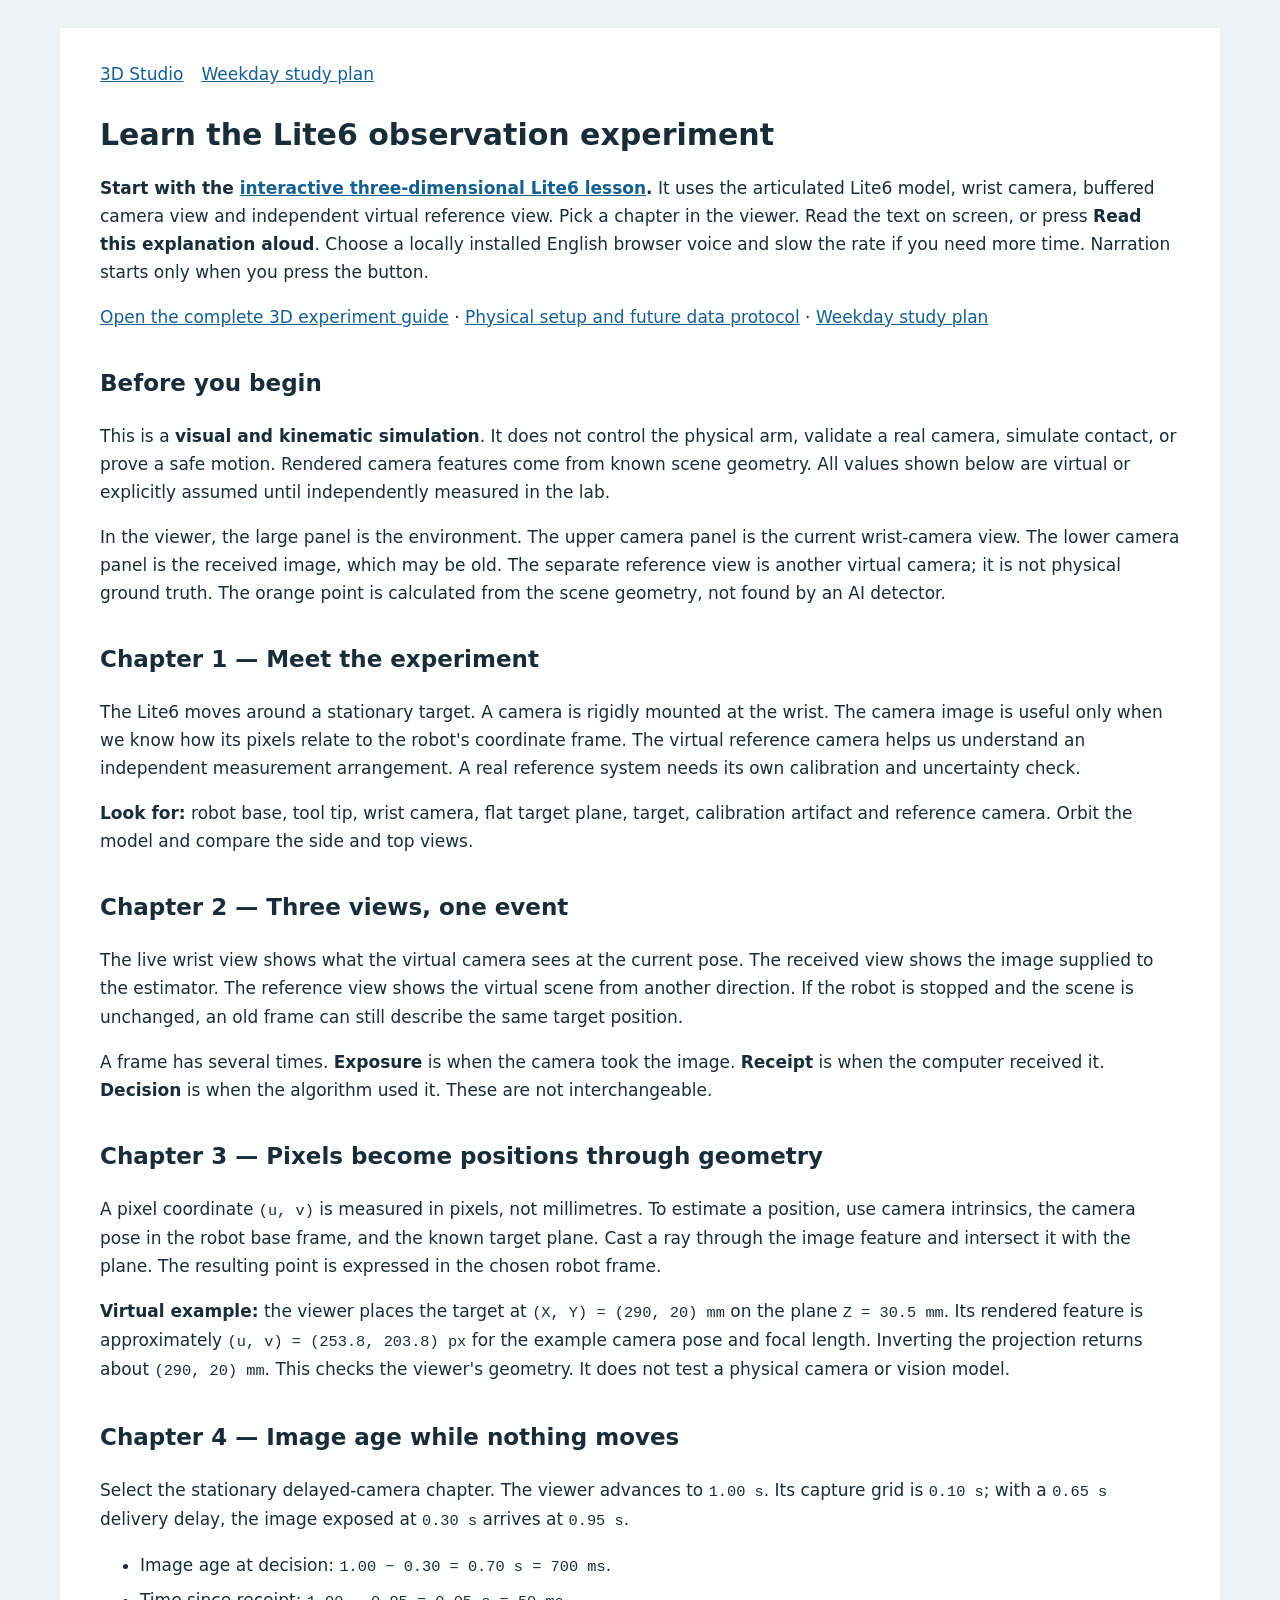
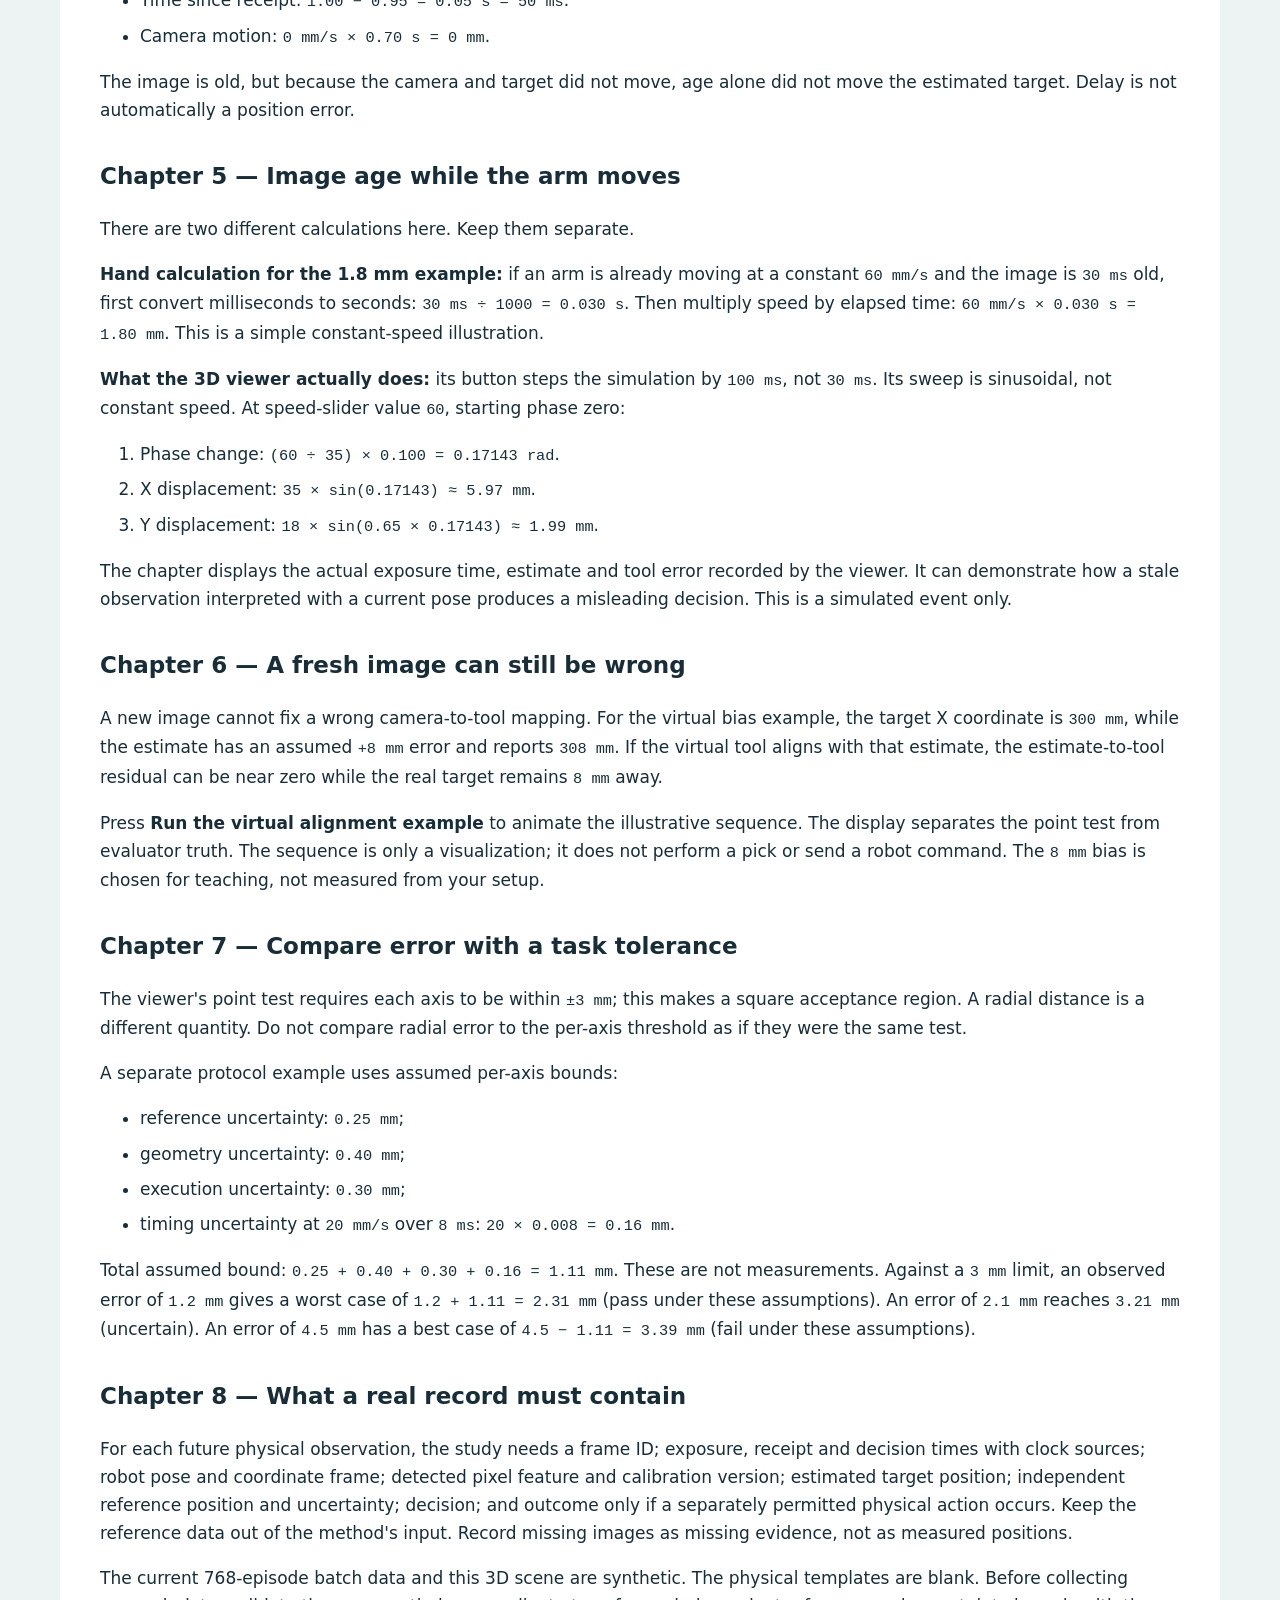
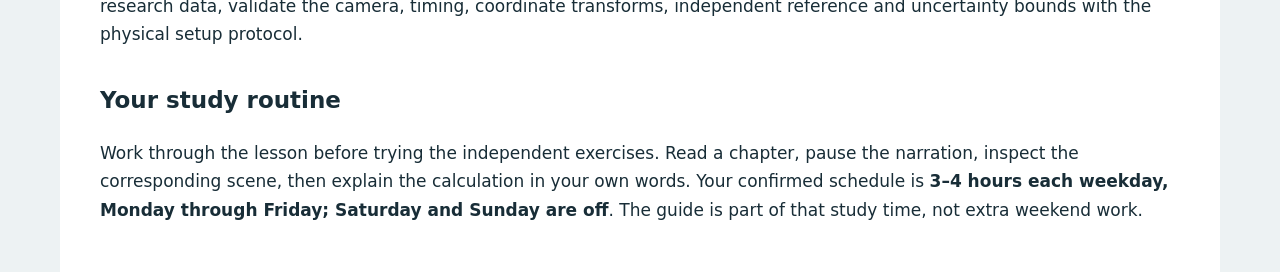
<file: simulation/scene3d/GUIDED_LESSON.html>
<!doctype html><html lang="en"><head><meta charset="utf-8"><meta name="viewport" content="width=device-width,initial-scale=1"><title>Learn the Lite6 observation experiment</title><style>body{font:17px/1.65 system-ui,sans-serif;background:#edf2f3;color:#182d37;margin:0}main{max-width:1080px;margin:28px auto;background:white;padding:32px 40px}a{color:#155f91;overflow-wrap:anywhere}h1{font-size:30px;line-height:1.25}h2{font-size:23px;margin-top:34px}h3{font-size:19px}table{border-collapse:collapse;width:100%;font-size:14px}td,th{padding:10px;border:1px solid #d8e1e3;text-align:left;vertical-align:top}th{background:#edf3f4}.table-wrap,pre{overflow-x:auto}pre{padding:18px;background:#eff3f4;font-size:13px;line-height:1.5}code{font-family:ui-monospace,monospace;font-size:.9em}li{margin:6px 0}nav{display:flex;flex-wrap:wrap;gap:18px;margin-bottom:28px}blockquote{border-left:3px solid #155f91;padding-left:18px}@media(max-width:700px){main{margin:0;padding:22px 16px}h1{font-size:26px}}</style></head><body><main><nav><a href="index.html">3D Studio</a><a href="../../starter_pack/16_Week_Plan.html">Weekday study plan</a></nav><h1 id="learn-the-lite6-observation-experiment">Learn the Lite6 observation experiment</h1><p><strong>Start with the <a href="index.html">interactive three-dimensional Lite6 lesson</a>.</strong> It uses the articulated Lite6 model, wrist camera, buffered camera view and independent virtual reference view. Pick a chapter in the viewer. Read the text on screen, or press <strong>Read this explanation aloud</strong>. Choose a locally installed English browser voice and slow the rate if you need more time. Narration starts only when you press the button.</p><p><a href="README.html">Open the complete 3D experiment guide</a> · <a href="../PHYSICAL_SETUP_AND_DATA_PROTOCOL.html">Physical setup and future data protocol</a> · <a href="../../starter_pack/16_Week_Plan.html">Weekday study plan</a></p><h2 id="before-you-begin">Before you begin</h2><p>This is a <strong>visual and kinematic simulation</strong>. It does not control the physical arm, validate a real camera, simulate contact, or prove a safe motion. Rendered camera features come from known scene geometry. All values shown below are virtual or explicitly assumed until independently measured in the lab.</p><p>In the viewer, the large panel is the environment. The upper camera panel is the current wrist-camera view. The lower camera panel is the received image, which may be old. The separate reference view is another virtual camera; it is not physical ground truth. The orange point is calculated from the scene geometry, not found by an AI detector.</p><h2 id="chapter-1-meet-the-experiment">Chapter 1 — Meet the experiment</h2><p>The Lite6 moves around a stationary target. A camera is rigidly mounted at the wrist. The camera image is useful only when we know how its pixels relate to the robot&#x27;s coordinate frame. The virtual reference camera helps us understand an independent measurement arrangement. A real reference system needs its own calibration and uncertainty check.</p><p><strong>Look for:</strong> robot base, tool tip, wrist camera, flat target plane, target, calibration artifact and reference camera. Orbit the model and compare the side and top views.</p><h2 id="chapter-2-three-views-one-event">Chapter 2 — Three views, one event</h2><p>The live wrist view shows what the virtual camera sees at the current pose. The received view shows the image supplied to the estimator. The reference view shows the virtual scene from another direction. If the robot is stopped and the scene is unchanged, an old frame can still describe the same target position.</p><p>A frame has several times. <strong>Exposure</strong> is when the camera took the image. <strong>Receipt</strong> is when the computer received it. <strong>Decision</strong> is when the algorithm used it. These are not interchangeable.</p><h2 id="chapter-3-pixels-become-positions-through-geometry">Chapter 3 — Pixels become positions through geometry</h2><p>A pixel coordinate <code>(u, v)</code> is measured in pixels, not millimetres. To estimate a position, use camera intrinsics, the camera pose in the robot base frame, and the known target plane. Cast a ray through the image feature and intersect it with the plane. The resulting point is expressed in the chosen robot frame.</p><p><strong>Virtual example:</strong> the viewer places the target at <code>(X, Y) = (290, 20) mm</code> on the plane <code>Z = 30.5 mm</code>. Its rendered feature is approximately <code>(u, v) = (253.8, 203.8) px</code> for the example camera pose and focal length. Inverting the projection returns about <code>(290, 20) mm</code>. This checks the viewer&#x27;s geometry. It does not test a physical camera or vision model.</p><h2 id="chapter-4-image-age-while-nothing-moves">Chapter 4 — Image age while nothing moves</h2><p>Select the stationary delayed-camera chapter. The viewer advances to <code>1.00 s</code>. Its capture grid is <code>0.10 s</code>; with a <code>0.65 s</code> delivery delay, the image exposed at <code>0.30 s</code> arrives at <code>0.95 s</code>.</p><ul><li>Image age at decision: <code>1.00 − 0.30 = 0.70 s = 700 ms</code>.</li><li>Time since receipt: <code>1.00 − 0.95 = 0.05 s = 50 ms</code>.</li><li>Camera motion: <code>0 mm/s × 0.70 s = 0 mm</code>.</li></ul><p>The image is old, but because the camera and target did not move, age alone did not move the estimated target. Delay is not automatically a position error.</p><h2 id="chapter-5-image-age-while-the-arm-moves">Chapter 5 — Image age while the arm moves</h2><p>There are two different calculations here. Keep them separate.</p><p><strong>Hand calculation for the 1.8 mm example:</strong> if an arm is already moving at a constant <code>60 mm/s</code> and the image is <code>30 ms</code> old, first convert milliseconds to seconds: <code>30 ms ÷ 1000 = 0.030 s</code>. Then multiply speed by elapsed time: <code>60 mm/s × 0.030 s = 1.80 mm</code>. This is a simple constant-speed illustration.</p><p><strong>What the 3D viewer actually does:</strong> its button steps the simulation by <code>100 ms</code>, not <code>30 ms</code>. Its sweep is sinusoidal, not constant speed. At speed-slider value <code>60</code>, starting phase zero:</p><ol><li>Phase change: <code>(60 ÷ 35) × 0.100 = 0.17143 rad</code>.</li><li>X displacement: <code>35 × sin(0.17143) ≈ 5.97 mm</code>.</li><li>Y displacement: <code>18 × sin(0.65 × 0.17143) ≈ 1.99 mm</code>.</li></ol><p>The chapter displays the actual exposure time, estimate and tool error recorded by the viewer. It can demonstrate how a stale observation interpreted with a current pose produces a misleading decision. This is a simulated event only.</p><h2 id="chapter-6-a-fresh-image-can-still-be-wrong">Chapter 6 — A fresh image can still be wrong</h2><p>A new image cannot fix a wrong camera-to-tool mapping. For the virtual bias example, the target X coordinate is <code>300 mm</code>, while the estimate has an assumed <code>+8 mm</code> error and reports <code>308 mm</code>. If the virtual tool aligns with that estimate, the estimate-to-tool residual can be near zero while the real target remains <code>8 mm</code> away.</p><p>Press <strong>Run the virtual alignment example</strong> to animate the illustrative sequence. The display separates the point test from evaluator truth. The sequence is only a visualization; it does not perform a pick or send a robot command. The <code>8 mm</code> bias is chosen for teaching, not measured from your setup.</p><h2 id="chapter-7-compare-error-with-a-task-tolerance">Chapter 7 — Compare error with a task tolerance</h2><p>The viewer&#x27;s point test requires each axis to be within <code>±3 mm</code>; this makes a square acceptance region. A radial distance is a different quantity. Do not compare radial error to the per-axis threshold as if they were the same test.</p><p>A separate protocol example uses assumed per-axis bounds:</p><ul><li>reference uncertainty: <code>0.25 mm</code>;</li><li>geometry uncertainty: <code>0.40 mm</code>;</li><li>execution uncertainty: <code>0.30 mm</code>;</li><li>timing uncertainty at <code>20 mm/s</code> over <code>8 ms</code>: <code>20 × 0.008 = 0.16 mm</code>.</li></ul><p>Total assumed bound: <code>0.25 + 0.40 + 0.30 + 0.16 = 1.11 mm</code>. These are not measurements. Against a <code>3 mm</code> limit, an observed error of <code>1.2 mm</code> gives a worst case of <code>1.2 + 1.11 = 2.31 mm</code> (pass under these assumptions). An error of <code>2.1 mm</code> reaches <code>3.21 mm</code> (uncertain). An error of <code>4.5 mm</code> has a best case of <code>4.5 − 1.11 = 3.39 mm</code> (fail under these assumptions).</p><h2 id="chapter-8-what-a-real-record-must-contain">Chapter 8 — What a real record must contain</h2><p>For each future physical observation, the study needs a frame ID; exposure, receipt and decision times with clock sources; robot pose and coordinate frame; detected pixel feature and calibration version; estimated target position; independent reference position and uncertainty; decision; and outcome only if a separately permitted physical action occurs. Keep the reference data out of the method&#x27;s input. Record missing images as missing evidence, not as measured positions.</p><p>The current 768-episode batch data and this 3D scene are synthetic. The physical templates are blank. Before collecting research data, validate the camera, timing, coordinate transforms, independent reference and uncertainty bounds with the physical setup protocol.</p><h2 id="your-study-routine">Your study routine</h2><p>Work through the lesson before trying the independent exercises. Read a chapter, pause the narration, inspect the corresponding scene, then explain the calculation in your own words. Your confirmed schedule is <strong>3–4 hours each weekday, Monday through Friday; Saturday and Sunday are off</strong>. The guide is part of that study time, not extra weekend work.</p></main></body></html>
</file>
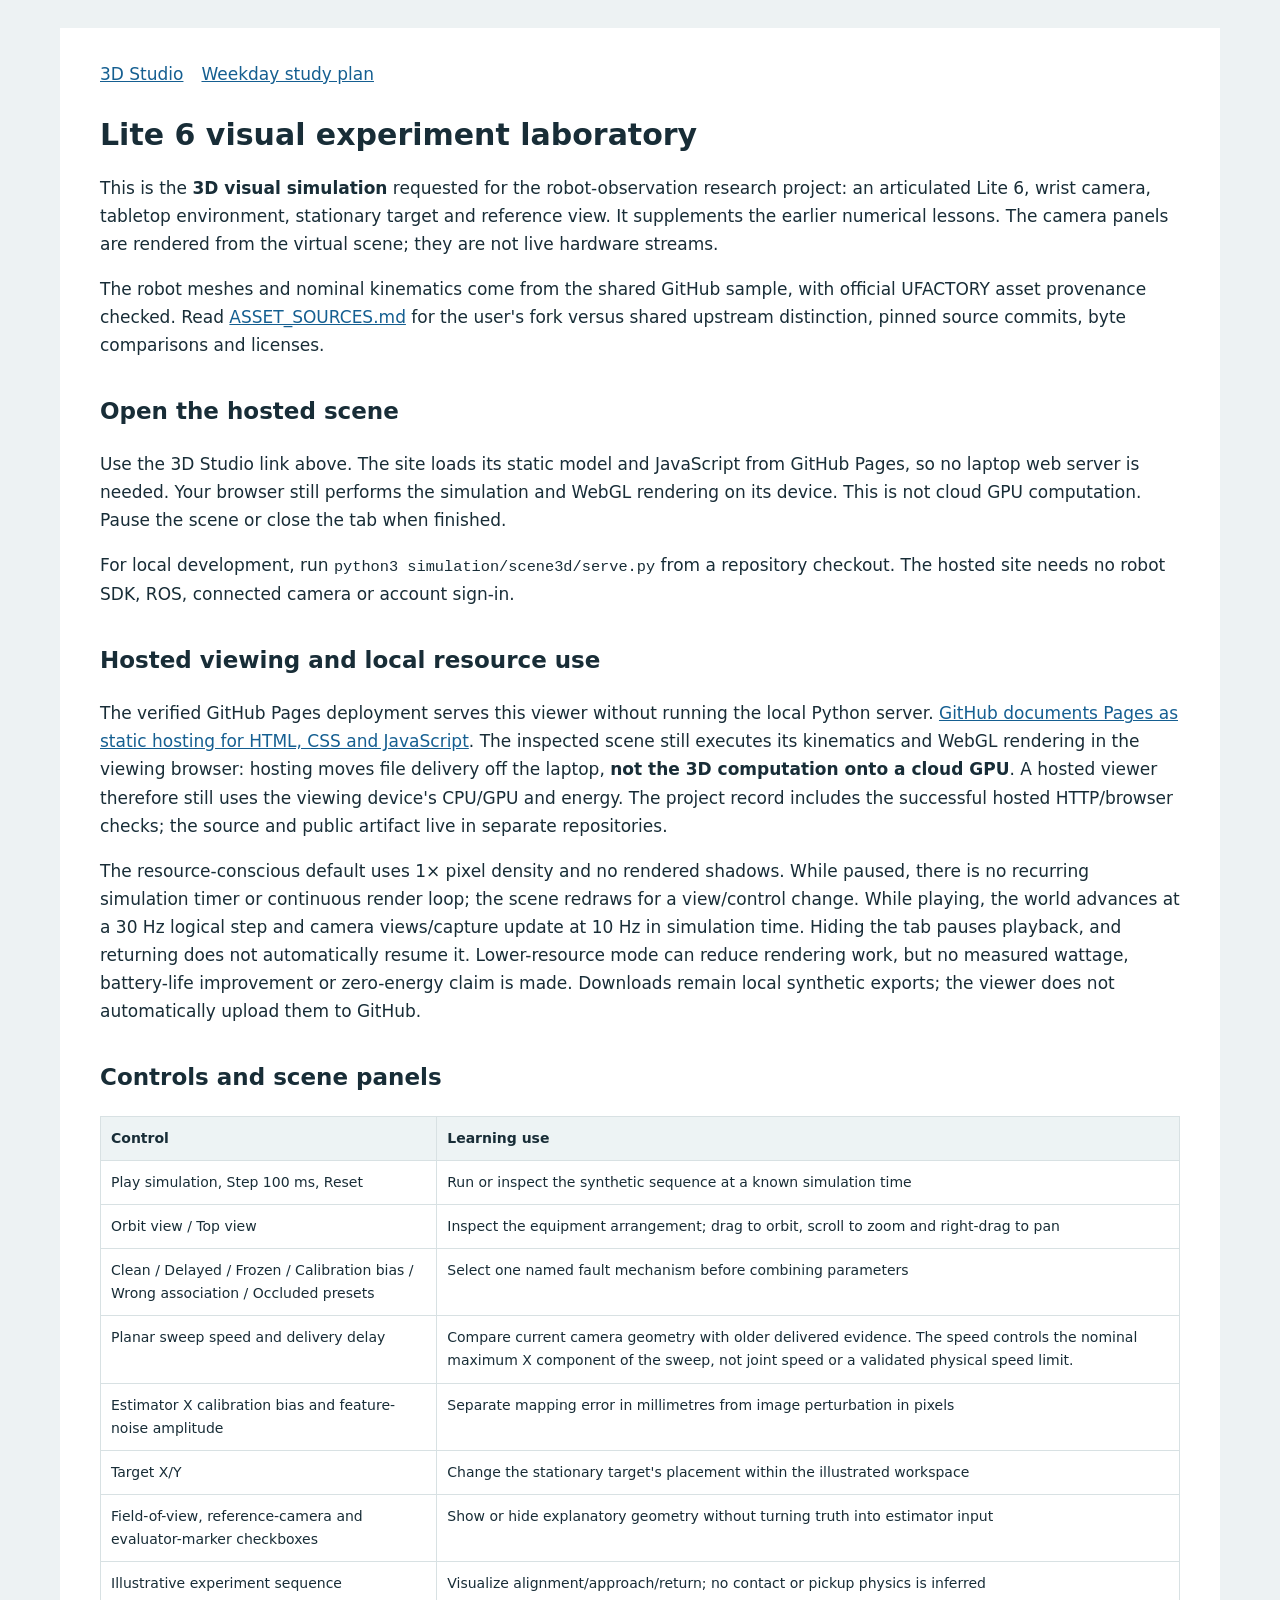
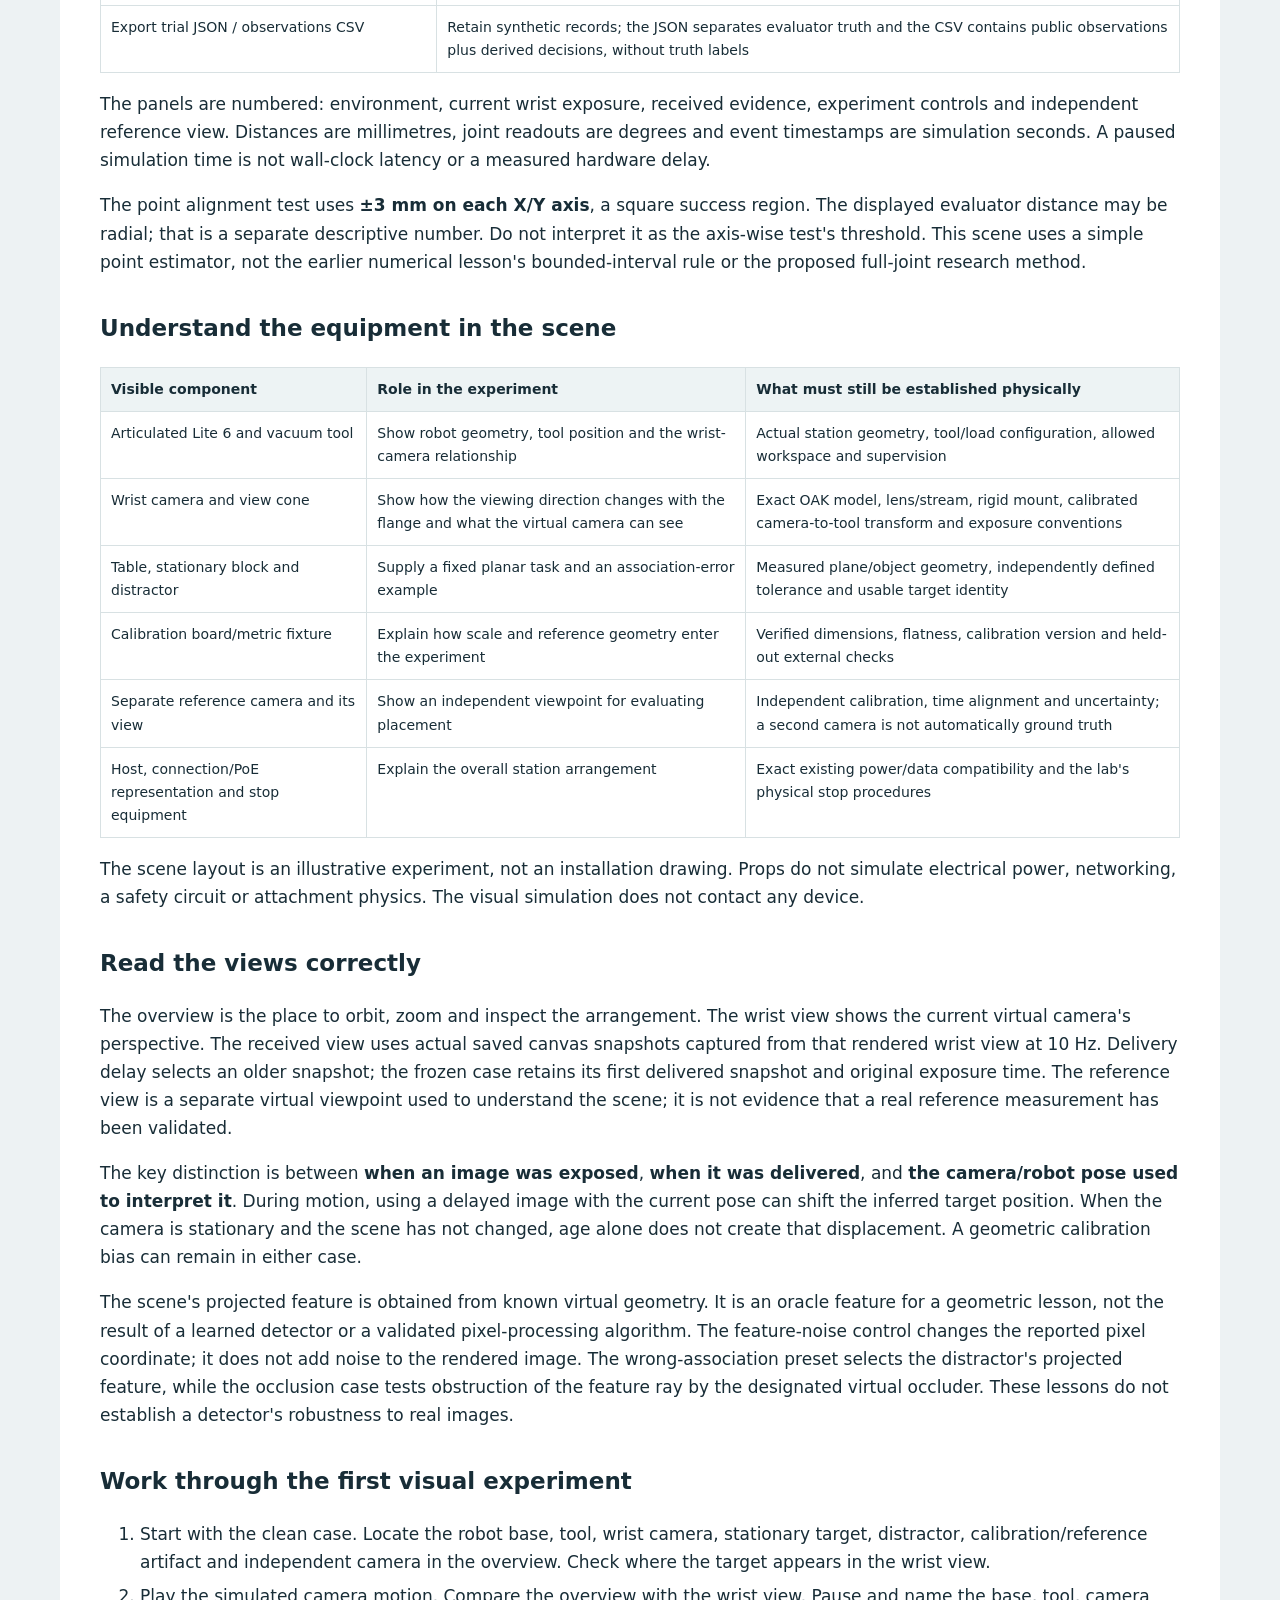
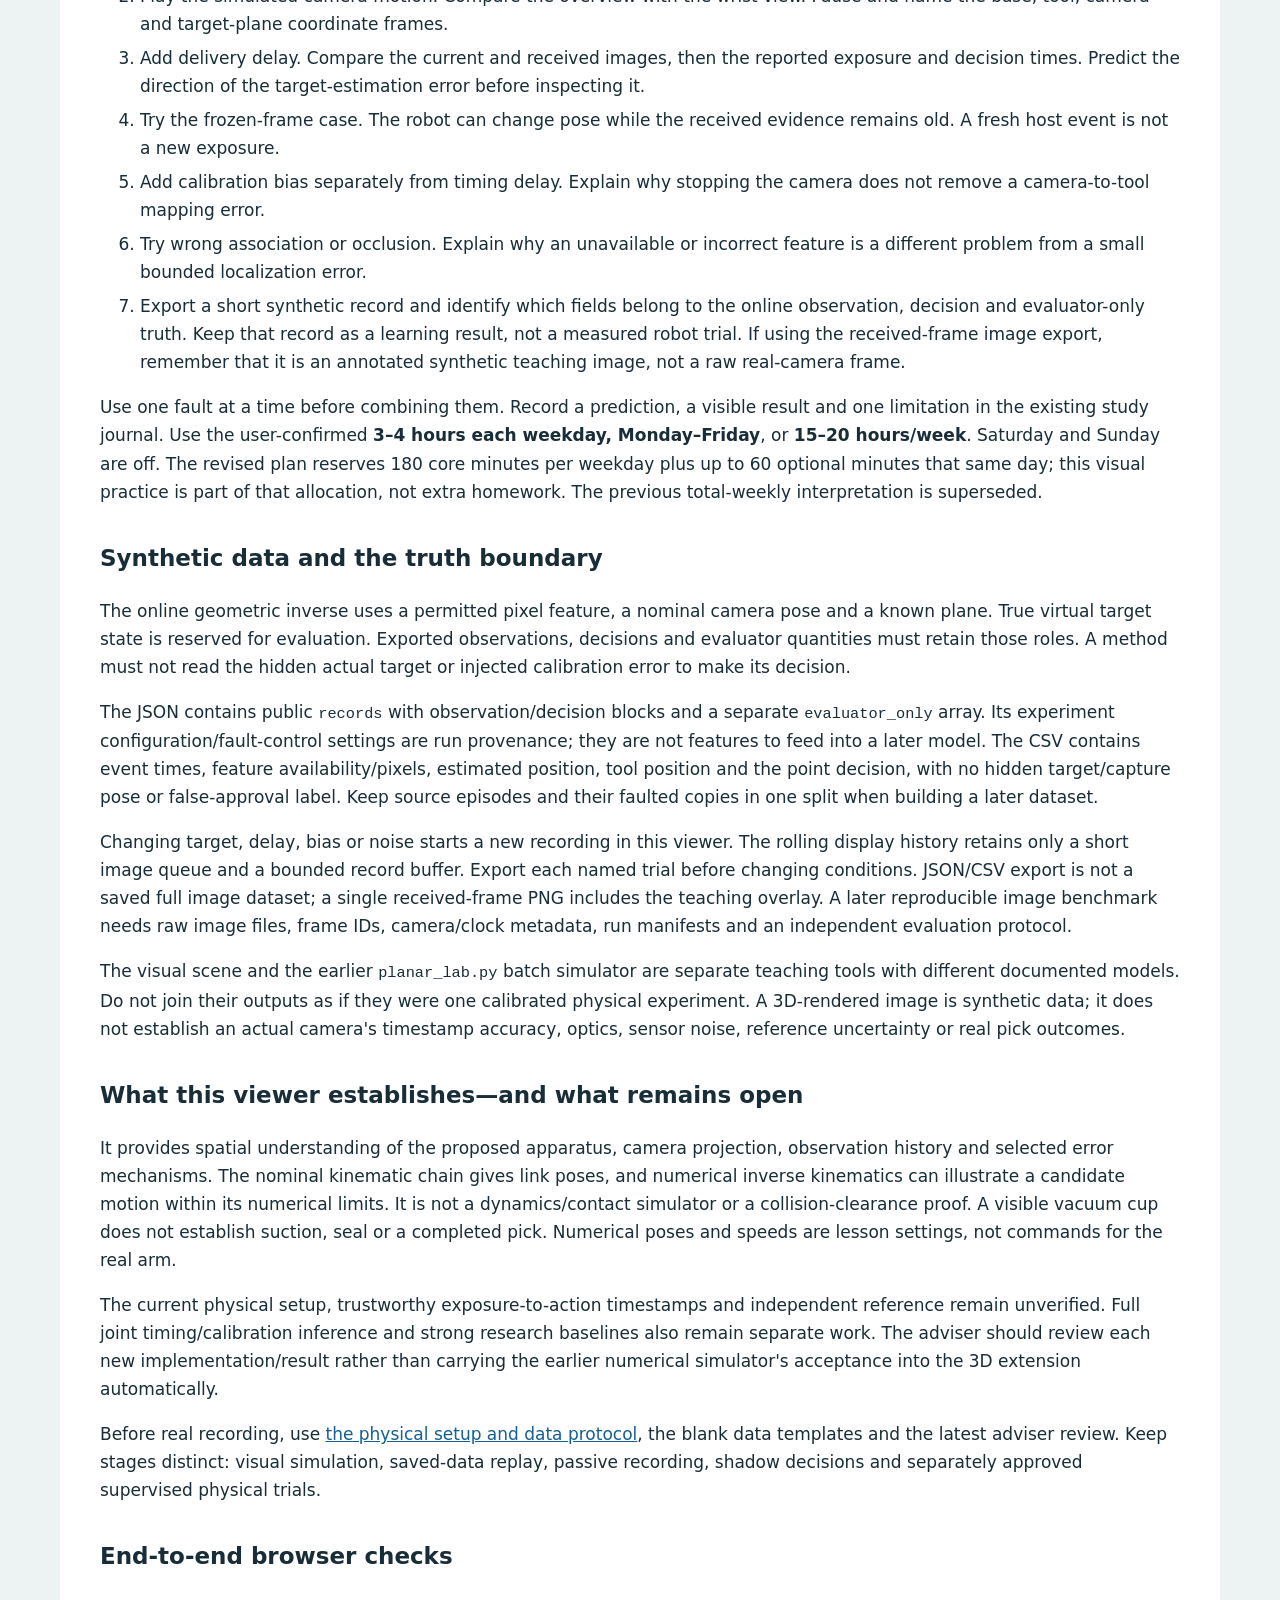
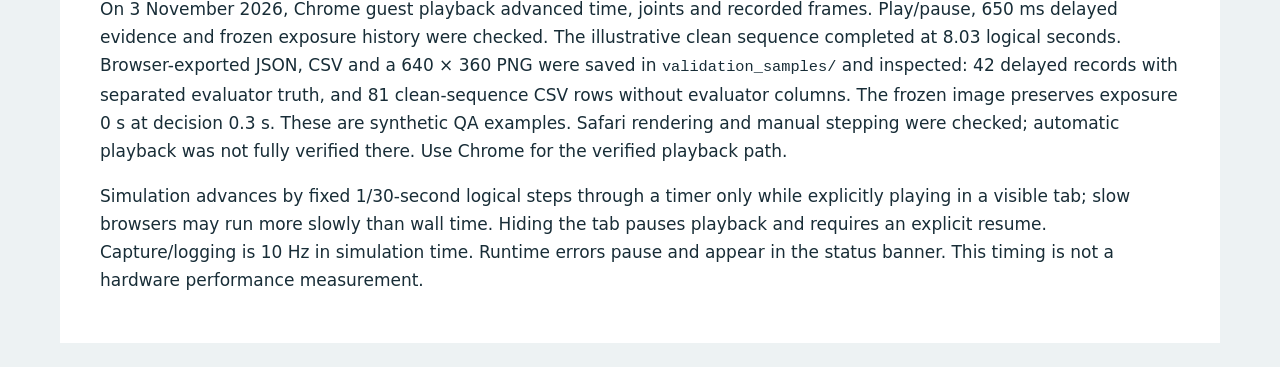
<file: simulation/scene3d/README.html>
<!doctype html><html lang="en"><head><meta charset="utf-8"><meta name="viewport" content="width=device-width,initial-scale=1"><title>Lite 6 visual experiment laboratory</title><style>body{font:17px/1.65 system-ui,sans-serif;background:#edf2f3;color:#182d37;margin:0}main{max-width:1080px;margin:28px auto;background:white;padding:32px 40px}a{color:#155f91;overflow-wrap:anywhere}h1{font-size:30px;line-height:1.25}h2{font-size:23px;margin-top:34px}h3{font-size:19px}table{border-collapse:collapse;width:100%;font-size:14px}td,th{padding:10px;border:1px solid #d8e1e3;text-align:left;vertical-align:top}th{background:#edf3f4}.table-wrap,pre{overflow-x:auto}pre{padding:18px;background:#eff3f4;font-size:13px;line-height:1.5}code{font-family:ui-monospace,monospace;font-size:.9em}li{margin:6px 0}nav{display:flex;flex-wrap:wrap;gap:18px;margin-bottom:28px}blockquote{border-left:3px solid #155f91;padding-left:18px}@media(max-width:700px){main{margin:0;padding:22px 16px}h1{font-size:26px}}</style></head><body><main><nav><a href="index.html">3D Studio</a><a href="../../starter_pack/16_Week_Plan.html">Weekday study plan</a></nav><h1 id="lite-6-visual-experiment-laboratory">Lite 6 visual experiment laboratory</h1><p>This is the <strong>3D visual simulation</strong> requested for the robot-observation research project: an articulated Lite 6, wrist camera, tabletop environment, stationary target and reference view. It supplements the earlier numerical lessons. The camera panels are rendered from the virtual scene; they are not live hardware streams.</p><p>The robot meshes and nominal kinematics come from the shared GitHub sample, with official UFACTORY asset provenance checked. Read <a href="ASSET_SOURCES.html">ASSET_SOURCES.md</a> for the user&#x27;s fork versus shared upstream distinction, pinned source commits, byte comparisons and licenses.</p><h2 id="open-the-hosted-scene">Open the hosted scene</h2><p>Use the 3D Studio link above. The site loads its static model and JavaScript from GitHub Pages, so no laptop web server is needed. Your browser still performs the simulation and WebGL rendering on its device. This is not cloud GPU computation. Pause the scene or close the tab when finished.</p><p>For local development, run <code>python3 simulation/scene3d/serve.py</code> from a repository checkout. The hosted site needs no robot SDK, ROS, connected camera or account sign-in.</p><h2 id="hosted-viewing-and-local-resource-use">Hosted viewing and local resource use</h2><p>The verified GitHub Pages deployment serves this viewer without running the local Python server. <a href="https://docs.github.com/en/pages/getting-started-with-github-pages/what-is-github-pages">GitHub documents Pages as static hosting for HTML, CSS and JavaScript</a>. The inspected scene still executes its kinematics and WebGL rendering in the viewing browser: hosting moves file delivery off the laptop, <strong>not the 3D computation onto a cloud GPU</strong>. A hosted viewer therefore still uses the viewing device&#x27;s CPU/GPU and energy. The project record includes the successful hosted HTTP/browser checks; the source and public artifact live in separate repositories.</p><p>The resource-conscious default uses 1× pixel density and no rendered shadows. While paused, there is no recurring simulation timer or continuous render loop; the scene redraws for a view/control change. While playing, the world advances at a 30 Hz logical step and camera views/capture update at 10 Hz in simulation time. Hiding the tab pauses playback, and returning does not automatically resume it. Lower-resource mode can reduce rendering work, but no measured wattage, battery-life improvement or zero-energy claim is made. Downloads remain local synthetic exports; the viewer does not automatically upload them to GitHub.</p><h2 id="controls-and-scene-panels">Controls and scene panels</h2><div class="table-wrap"><table><tr><th>Control</th><th>Learning use</th></tr><tr><td>Play simulation, Step 100 ms, Reset</td><td>Run or inspect the synthetic sequence at a known simulation time</td></tr><tr><td>Orbit view / Top view</td><td>Inspect the equipment arrangement; drag to orbit, scroll to zoom and right-drag to pan</td></tr><tr><td>Clean / Delayed / Frozen / Calibration bias / Wrong association / Occluded presets</td><td>Select one named fault mechanism before combining parameters</td></tr><tr><td>Planar sweep speed and delivery delay</td><td>Compare current camera geometry with older delivered evidence. The speed controls the nominal maximum X component of the sweep, not joint speed or a validated physical speed limit.</td></tr><tr><td>Estimator X calibration bias and feature-noise amplitude</td><td>Separate mapping error in millimetres from image perturbation in pixels</td></tr><tr><td>Target X/Y</td><td>Change the stationary target&#x27;s placement within the illustrated workspace</td></tr><tr><td>Field-of-view, reference-camera and evaluator-marker checkboxes</td><td>Show or hide explanatory geometry without turning truth into estimator input</td></tr><tr><td>Illustrative experiment sequence</td><td>Visualize alignment/approach/return; no contact or pickup physics is inferred</td></tr><tr><td>Export trial JSON / observations CSV</td><td>Retain synthetic records; the JSON separates evaluator truth and the CSV contains public observations plus derived decisions, without truth labels</td></tr></table></div><p>The panels are numbered: environment, current wrist exposure, received evidence, experiment controls and independent reference view. Distances are millimetres, joint readouts are degrees and event timestamps are simulation seconds. A paused simulation time is not wall-clock latency or a measured hardware delay.</p><p>The point alignment test uses <strong>±3 mm on each X/Y axis</strong>, a square success region. The displayed evaluator distance may be radial; that is a separate descriptive number. Do not interpret it as the axis-wise test&#x27;s threshold. This scene uses a simple point estimator, not the earlier numerical lesson&#x27;s bounded-interval rule or the proposed full-joint research method.</p><h2 id="understand-the-equipment-in-the-scene">Understand the equipment in the scene</h2><div class="table-wrap"><table><tr><th>Visible component</th><th>Role in the experiment</th><th>What must still be established physically</th></tr><tr><td>Articulated Lite 6 and vacuum tool</td><td>Show robot geometry, tool position and the wrist-camera relationship</td><td>Actual station geometry, tool/load configuration, allowed workspace and supervision</td></tr><tr><td>Wrist camera and view cone</td><td>Show how the viewing direction changes with the flange and what the virtual camera can see</td><td>Exact OAK model, lens/stream, rigid mount, calibrated camera-to-tool transform and exposure conventions</td></tr><tr><td>Table, stationary block and distractor</td><td>Supply a fixed planar task and an association-error example</td><td>Measured plane/object geometry, independently defined tolerance and usable target identity</td></tr><tr><td>Calibration board/metric fixture</td><td>Explain how scale and reference geometry enter the experiment</td><td>Verified dimensions, flatness, calibration version and held-out external checks</td></tr><tr><td>Separate reference camera and its view</td><td>Show an independent viewpoint for evaluating placement</td><td>Independent calibration, time alignment and uncertainty; a second camera is not automatically ground truth</td></tr><tr><td>Host, connection/PoE representation and stop equipment</td><td>Explain the overall station arrangement</td><td>Exact existing power/data compatibility and the lab&#x27;s physical stop procedures</td></tr></table></div><p>The scene layout is an illustrative experiment, not an installation drawing. Props do not simulate electrical power, networking, a safety circuit or attachment physics. The visual simulation does not contact any device.</p><h2 id="read-the-views-correctly">Read the views correctly</h2><p>The overview is the place to orbit, zoom and inspect the arrangement. The wrist view shows the current virtual camera&#x27;s perspective. The received view uses actual saved canvas snapshots captured from that rendered wrist view at 10 Hz. Delivery delay selects an older snapshot; the frozen case retains its first delivered snapshot and original exposure time. The reference view is a separate virtual viewpoint used to understand the scene; it is not evidence that a real reference measurement has been validated.</p><p>The key distinction is between <strong>when an image was exposed</strong>, <strong>when it was delivered</strong>, and <strong>the camera/robot pose used to interpret it</strong>. During motion, using a delayed image with the current pose can shift the inferred target position. When the camera is stationary and the scene has not changed, age alone does not create that displacement. A geometric calibration bias can remain in either case.</p><p>The scene&#x27;s projected feature is obtained from known virtual geometry. It is an oracle feature for a geometric lesson, not the result of a learned detector or a validated pixel-processing algorithm. The feature-noise control changes the reported pixel coordinate; it does not add noise to the rendered image. The wrong-association preset selects the distractor&#x27;s projected feature, while the occlusion case tests obstruction of the feature ray by the designated virtual occluder. These lessons do not establish a detector&#x27;s robustness to real images.</p><h2 id="work-through-the-first-visual-experiment">Work through the first visual experiment</h2><ol><li>Start with the clean case. Locate the robot base, tool, wrist camera, stationary target, distractor, calibration/reference artifact and independent camera in the overview. Check where the target appears in the wrist view.</li><li>Play the simulated camera motion. Compare the overview with the wrist view. Pause and name the base, tool, camera and target-plane coordinate frames.</li><li>Add delivery delay. Compare the current and received images, then the reported exposure and decision times. Predict the direction of the target-estimation error before inspecting it.</li><li>Try the frozen-frame case. The robot can change pose while the received evidence remains old. A fresh host event is not a new exposure.</li><li>Add calibration bias separately from timing delay. Explain why stopping the camera does not remove a camera-to-tool mapping error.</li><li>Try wrong association or occlusion. Explain why an unavailable or incorrect feature is a different problem from a small bounded localization error.</li><li>Export a short synthetic record and identify which fields belong to the online observation, decision and evaluator-only truth. Keep that record as a learning result, not a measured robot trial. If using the received-frame image export, remember that it is an annotated synthetic teaching image, not a raw real-camera frame.</li></ol><p>Use one fault at a time before combining them. Record a prediction, a visible result and one limitation in the existing study journal. Use the user-confirmed <strong>3–4 hours each weekday, Monday–Friday</strong>, or <strong>15–20 hours/week</strong>. Saturday and Sunday are off. The revised plan reserves 180 core minutes per weekday plus up to 60 optional minutes that same day; this visual practice is part of that allocation, not extra homework. The previous total-weekly interpretation is superseded.</p><h2 id="synthetic-data-and-the-truth-boundary">Synthetic data and the truth boundary</h2><p>The online geometric inverse uses a permitted pixel feature, a nominal camera pose and a known plane. True virtual target state is reserved for evaluation. Exported observations, decisions and evaluator quantities must retain those roles. A method must not read the hidden actual target or injected calibration error to make its decision.</p><p>The JSON contains public <code>records</code> with observation/decision blocks and a separate <code>evaluator_only</code> array. Its experiment configuration/fault-control settings are run provenance; they are not features to feed into a later model. The CSV contains event times, feature availability/pixels, estimated position, tool position and the point decision, with no hidden target/capture pose or false-approval label. Keep source episodes and their faulted copies in one split when building a later dataset.</p><p>Changing target, delay, bias or noise starts a new recording in this viewer. The rolling display history retains only a short image queue and a bounded record buffer. Export each named trial before changing conditions. JSON/CSV export is not a saved full image dataset; a single received-frame PNG includes the teaching overlay. A later reproducible image benchmark needs raw image files, frame IDs, camera/clock metadata, run manifests and an independent evaluation protocol.</p><p>The visual scene and the earlier <code>planar_lab.py</code> batch simulator are separate teaching tools with different documented models. Do not join their outputs as if they were one calibrated physical experiment. A 3D-rendered image is synthetic data; it does not establish an actual camera&#x27;s timestamp accuracy, optics, sensor noise, reference uncertainty or real pick outcomes.</p><h2 id="what-this-viewer-establishes-and-what-remains-open">What this viewer establishes—and what remains open</h2><p>It provides spatial understanding of the proposed apparatus, camera projection, observation history and selected error mechanisms. The nominal kinematic chain gives link poses, and numerical inverse kinematics can illustrate a candidate motion within its numerical limits. It is not a dynamics/contact simulator or a collision-clearance proof. A visible vacuum cup does not establish suction, seal or a completed pick. Numerical poses and speeds are lesson settings, not commands for the real arm.</p><p>The current physical setup, trustworthy exposure-to-action timestamps and independent reference remain unverified. Full joint timing/calibration inference and strong research baselines also remain separate work. The adviser should review each new implementation/result rather than carrying the earlier numerical simulator&#x27;s acceptance into the 3D extension automatically.</p><p>Before real recording, use <a href="../PHYSICAL_SETUP_AND_DATA_PROTOCOL.html">the physical setup and data protocol</a>, the blank data templates and the latest adviser review. Keep stages distinct: visual simulation, saved-data replay, passive recording, shadow decisions and separately approved supervised physical trials.</p><h2 id="end-to-end-browser-checks">End-to-end browser checks</h2><p>On 3 November 2026, Chrome guest playback advanced time, joints and recorded frames. Play/pause, 650 ms delayed evidence and frozen exposure history were checked. The illustrative clean sequence completed at 8.03 logical seconds. Browser-exported JSON, CSV and a 640 × 360 PNG were saved in <code>validation_samples/</code> and inspected: 42 delayed records with separated evaluator truth, and 81 clean-sequence CSV rows without evaluator columns. The frozen image preserves exposure 0 s at decision 0.3 s. These are synthetic QA examples. Safari rendering and manual stepping were checked; automatic playback was not fully verified there. Use Chrome for the verified playback path.</p><p>Simulation advances by fixed 1/30-second logical steps through a timer only while explicitly playing in a visible tab; slow browsers may run more slowly than wall time. Hiding the tab pauses playback and requires an explicit resume. Capture/logging is 10 Hz in simulation time. Runtime errors pause and appear in the status banner. This timing is not a hardware performance measurement.</p></main></body></html>
</file>
<file: simulation/scene3d/studio.css>
:root{color-scheme:light;--ink:#1d2a35;--muted:#657580;--line:#dce4e8;--paper:#fff;--back:#f1f5f7;--blue:#155b8b;--teal:#277265}*{box-sizing:border-box}body{margin:0;background:var(--back);color:var(--ink);font:14px/1.55 -apple-system,BlinkMacSystemFont,"Segoe UI",sans-serif}.masthead{height:76px;background:#102832;color:#eaf1f4;display:flex;align-items:center;padding:0 34px;gap:28px}.brand{display:flex;align-items:center;gap:12px;color:inherit;text-decoration:none;font-weight:650;letter-spacing:1.2px;font-size:12px}.brand small{display:block;font-size:10px;color:#b2c8d0;letter-spacing:1.8px;margin-top:2px}.brand-mark{display:grid;place-items:center;width:36px;height:36px;border:1px solid #6c919e;border-radius:9px;font-size:16px;letter-spacing:-1px}.masthead nav{display:flex;gap:25px;margin-left:auto}.masthead nav a{font-size:13px;color:#d5e3e8;text-decoration:none}.masthead a:hover{text-decoration:underline}.local-status{font-size:12px;white-space:nowrap;border-left:1px solid #34505b;padding-left:25px}.local-status i{display:inline-block;width:6px;height:6px;border-radius:50%;background:#8ed9b9;margin-right:7px}main{max-width:1540px;padding:25px 30px 35px;margin:auto}.intro{display:flex;align-items:center;justify-content:space-between;gap:24px;margin-bottom:23px}.eyebrow{text-transform:uppercase;letter-spacing:1.7px;color:var(--muted);font-size:10px;font-weight:650}h1{font-size:30px;font-weight:650;letter-spacing:-.8px;line-height:1.2;margin:6px 0 7px}.intro p{margin:0;color:var(--muted);font-size:14px}.intro-note{border-left:2px solid #bbcdd5;padding-left:16px;min-width:260px;font-size:12px}.intro-note strong{display:block;font-size:12px;font-weight:600;margin-bottom:4px}.intro-note span{color:var(--muted)}a{color:var(--blue)}button,select{font:inherit;border:1px solid #cfdbe1;border-radius:6px;padding:8px 13px;background:#fff;color:var(--ink);cursor:pointer;min-height:36px}button:hover{background:#eaf2f6}button.primary{background:#155b8b;color:white;border-color:#155b8b;font-weight:600}button.primary:hover{background:#0e4c77}button:disabled{opacity:.5;cursor:wait}button:focus-visible,select:focus-visible,input:focus-visible,a:focus-visible,summary:focus-visible{outline:3px solid #e2a64c;outline-offset:3px}.toolbar{display:flex;align-items:center;gap:22px;background:var(--paper);padding:13px 16px;border:1px solid var(--line);border-radius:9px;margin-bottom:15px;flex-wrap:wrap}.play-controls{display:flex;gap:7px}.preset-label{font-size:12px;color:var(--muted);display:flex;align-items:center;gap:10px}.preset-label select{font-size:13px;min-width:205px}.phase{margin-left:auto;display:flex;align-items:center;gap:16px;font-size:12px;color:var(--muted)}.phase strong{font-size:15px;color:var(--ink);font-variant-numeric:tabular-nums}.loading{background:#e5eff5;border:1px solid #cfdee8;padding:10px 15px;border-radius:6px;color:#244e66;margin-bottom:15px;font-size:12px}.loading:empty{display:none}.visual-grid{display:grid;grid-template-columns:minmax(0,1.95fr) minmax(280px,1fr);gap:16px}.panel{background:var(--paper);border:1px solid var(--line);border-radius:9px;overflow:hidden}.panel-heading{height:48px;display:flex;align-items:center;justify-content:space-between;gap:12px;padding:0 16px;border-bottom:1px solid var(--line)}.panel-heading>div:first-child{display:flex;align-items:center;gap:10px}.panel-heading h2{font-size:13px;font-weight:600;margin:0;line-height:1.2}.panel-number{font-size:10px;color:#80939e;font-variant-numeric:tabular-nums}.view-buttons{display:flex;gap:4px}.view-buttons button{padding:4px 8px;font-size:11px;min-height:27px}.world-viewport{height:498px;position:relative;touch-action:none;background:#e5edf1}.world-viewport canvas{display:block;width:100%;height:100%}.viewport-footer{height:31px;display:flex;align-items:center;justify-content:space-between;gap:10px;padding:0 13px;font-size:10px;color:var(--muted);border-top:1px solid var(--line)}.camera-column{display:grid;grid-template-rows:1fr 1fr;gap:14px}.camera-viewport{height:194px;background:#e6eef2;position:relative}.camera-viewport canvas{width:100%;height:100%;object-fit:contain;display:block}.camera-caption{font-size:10px;color:var(--muted);padding:7px 12px}.chip{font-size:9px;letter-spacing:.5px;background:#eaf1f5;border-radius:4px;padding:4px 6px;color:#476477;white-space:nowrap}.evidence-strip{display:grid;grid-template-columns:repeat(4,1fr);gap:18px;background:white;border:1px solid var(--line);border-radius:8px;margin-top:16px;padding:17px 20px}.evidence-strip span{display:block;font-size:10px;color:var(--muted);margin-bottom:5px}.evidence-strip strong{font-size:15px;line-height:1.3;font-weight:600;font-variant-numeric:tabular-nums}.pipeline-message{font-size:12px;color:#426174;margin:11px 3px 21px}.workbench{display:grid;grid-template-columns:minmax(0,1.5fr) minmax(320px,1fr);gap:16px}.panel-body{padding:18px 20px}.panel-body p{margin:0 0 14px}.subtle{font-size:12px;color:var(--muted)}.range-grid{display:grid;grid-template-columns:1fr 1fr;gap:19px 28px;margin:24px 0}.range-grid label{display:block;font-size:12px}.range-grid output{float:right;font-variant-numeric:tabular-nums;color:var(--blue);font-size:12px}.range-grid input{display:block;width:100%;margin:11px 0 0;accent-color:var(--blue)}.check-controls{display:flex;gap:12px 20px;flex-wrap:wrap;font-size:12px;border-top:1px solid var(--line);padding-top:18px;margin-bottom:19px}.check-controls label{display:flex;align-items:center;gap:5px}.button-row{display:flex;gap:9px;flex-wrap:wrap;margin:14px 0}.button-row button{font-size:12px}.reference-viewport{height:215px;background:#e5edf1}.reference-viewport canvas{display:block;width:100%;height:100%;object-fit:contain}.reference-panel .panel-body{font-size:12px}.readouts{margin:15px 0}.readouts>div{margin:12px 0}.readouts dt{font-size:10px;color:var(--muted)}.readouts dd{font-size:11px;margin:3px 0;font-variant-numeric:tabular-nums}.learning{display:grid;grid-template-columns:1.1fr 1fr;gap:50px;margin:38px 0 28px;padding:0 5px}.learning h2{font-size:22px;line-height:1.3;font-weight:600;max-width:430px}.learning p,.learning li{font-size:13px;color:#4d6370}.learning ol{padding-left:20px;margin:18px 0}.learning li{padding-left:5px;margin:12px 0}.equipment{background:#fff;border:1px solid var(--line);padding:18px 22px;border-radius:8px}.equipment summary{font-weight:600;font-size:13px;cursor:pointer}.equipment-grid{display:grid;grid-template-columns:repeat(3,1fr);gap:25px;margin-top:20px}.equipment h3{font-size:13px;font-weight:600}.equipment p{font-size:12px;color:var(--muted)}footer{display:flex;gap:20px;flex-wrap:wrap;padding:25px 4px 0;font-size:10px;color:var(--muted)}footer span{margin-right:auto}footer a{color:var(--muted)}canvas{outline:none}@media(min-width:1500px){.world-viewport{height:570px}.camera-viewport{height:230px}}@media(max-width:1050px){.masthead{padding:0 20px}.masthead nav{gap:14px}.intro-note{display:none}main{padding:22px 18px}.world-viewport{height:440px}.camera-viewport{height:165px}.panel-heading{padding:0 12px}.panel-heading h2{font-size:11px}.preset-label select{min-width:180px}.phase{gap:10px}.toolbar{gap:13px}}@media(max-width:760px){.masthead{height:auto;min-height:68px;flex-wrap:wrap;padding:14px 18px;gap:12px}.masthead nav{order:3;width:100%;margin:0}.local-status{margin-left:auto}.visual-grid{grid-template-columns:1fr}.world-viewport{height:420px}.camera-column{grid-template-columns:1fr 1fr;grid-template-rows:auto}.camera-viewport{height:190px}.camera-panel .panel-heading{height:53px}.camera-panel .panel-heading>div{gap:5px}.camera-panel .panel-number{display:none}.evidence-strip{grid-template-columns:1fr 1fr}.workbench,.learning{grid-template-columns:1fr}.learning{gap:10px}.equipment-grid{grid-template-columns:1fr}.phase{margin-left:0}.toolbar{justify-content:space-between}.panel-heading h2{font-size:12px}}@media(max-width:460px){h1{font-size:26px}main{padding:20px 12px}.play-controls{width:100%}.play-controls button{flex:1;font-size:12px;padding:8px}.preset-label{width:100%}.preset-label select{flex:1}.camera-column{grid-template-columns:1fr}.camera-viewport{height:230px}.world-viewport{height:350px}.range-grid{grid-template-columns:1fr}.view-buttons button{font-size:10px}.viewport-footer{height:auto;min-height:34px;flex-wrap:wrap;padding:6px 12px}.masthead nav a{font-size:12px}.local-status{font-size:10px;padding-left:12px}.reference-viewport{height:230px}}

/* Keep the rendered apparatus visible on a laptop display. */
.masthead{height:64px}main{padding-top:20px}.intro{margin-bottom:16px}.toolbar{padding-top:10px;padding-bottom:10px}.loading.ready{display:none}
@media(max-width:760px){.masthead{height:auto}.intro{margin-bottom:18px}}
</file>
<file: simulation/scene3d/guided-lesson.css>
/* agent: codex | date: 2026-11-03 | inputs: scene3d/index.html; scene3d/studio.css; Claude Code guided-lesson review */
#guided-lesson{background:#fff;border:1px solid #dce4e8;border-radius:9px;margin:0 0 15px;padding:17px 19px;box-shadow:0 2px 8px rgba(24,47,59,.045)}
.guided-heading{display:flex;align-items:flex-start;justify-content:space-between;gap:20px;margin-bottom:14px}
.guided-heading h2{font-size:17px;margin:3px 0 2px;font-weight:650}
.guided-heading p{font-size:12px;color:#657580;margin:0}
.guided-tag{display:inline-flex;align-items:center;gap:6px;background:#e9f5ef;color:#25634c;border-radius:5px;padding:5px 8px;font-size:10px;font-weight:700;letter-spacing:.5px;white-space:nowrap}
.guided-body{display:grid;grid-template-columns:minmax(0,1.7fr) minmax(240px,.8fr);gap:24px;align-items:start}
.guided-copy{min-width:0}
.guided-meta{font-size:10px;color:#277265;text-transform:uppercase;letter-spacing:1.1px;font-weight:700}
#lesson-title{font-size:21px;line-height:1.25;margin:4px 0 8px;font-weight:650}
#lesson-title:focus{outline:2px solid #e2a64c;outline-offset:3px}
#lesson-focus{font-size:12px;color:#3d5868;margin:0 0 9px;font-weight:550}
#lesson-narration{font-size:14px;line-height:1.65;margin:0 0 11px;max-width:850px}
#lesson-caption{min-height:24px;font-size:12px;color:#1c665d;border-left:3px solid #48aa99;padding:4px 9px;margin:0 0 10px}
#lesson-formula{white-space:pre-wrap;font:12px/1.55 ui-monospace,SFMono-Regular,Menlo,monospace;background:#f1f6f8;color:#263d4a;border-radius:6px;padding:10px 12px;margin:0;overflow-wrap:anywhere}
.guided-actions{display:flex;align-items:center;gap:7px;flex-wrap:wrap;margin-top:11px}
.guided-actions button,.guided-actions select{font-size:11px;min-height:34px;padding:6px 10px}
.guided-actions label{display:inline-flex;align-items:center;gap:6px;color:#657580;font-size:11px}
#lesson-rate{width:86px;accent-color:#155b8b}
#lesson-voice{max-width:180px}
.guided-side{border-left:1px solid #e1e8eb;padding-left:18px}
.guided-side label{display:block;font-size:11px;color:#657580;margin-bottom:6px}
#lesson-chapter{width:100%;font-size:12px}
.lesson-chapter-nav{display:grid;grid-template-columns:repeat(4,1fr);gap:6px;margin-top:10px}
.lesson-dot{min-width:32px;padding:5px 7px;font-size:11px;font-weight:600;font-variant-numeric:tabular-nums}
.lesson-dot[aria-current="step"]{background:#155b8b;color:#fff;border-color:#155b8b}
.guided-side small{display:block;color:#657580;font-size:10px;line-height:1.45;margin-top:11px}
#lesson-status{font-size:11px;color:#526d7b;margin:10px 0 0;min-height:16px}
#lesson-trial[hidden]{display:none}
@media(max-width:1050px){.guided-body{grid-template-columns:1fr}.guided-side{border-left:0;border-top:1px solid #e1e8eb;padding:12px 0 0}.lesson-chapter-nav{grid-template-columns:repeat(8,1fr)}.guided-heading{align-items:flex-start}}
@media(max-width:620px){#guided-lesson{padding:14px}.guided-heading{display:block}.guided-tag{margin-top:10px}.guided-actions{gap:6px}.guided-actions label{width:100%}.lesson-chapter-nav{grid-template-columns:repeat(4,1fr)}#lesson-narration{font-size:14px}}
</file>
